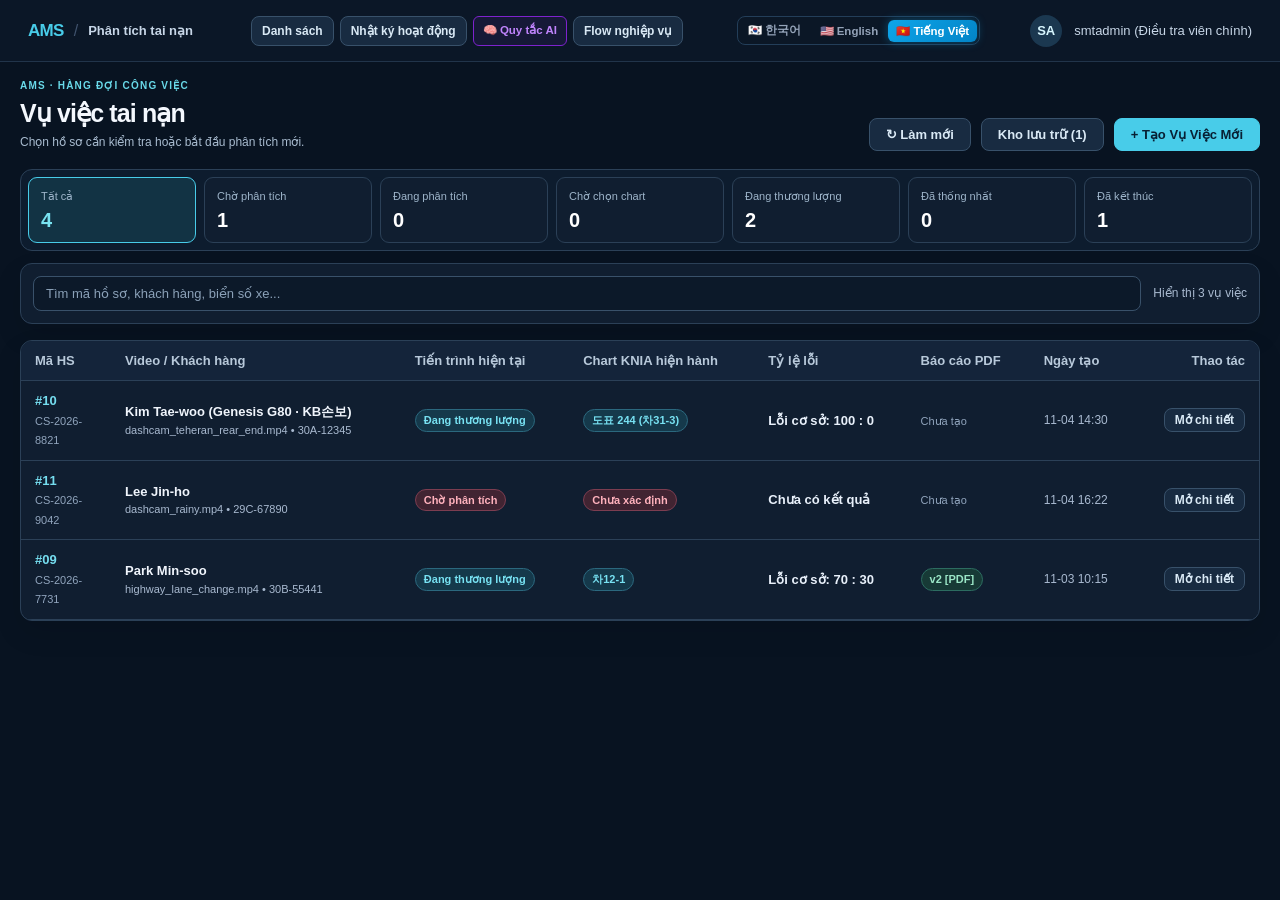
<file: index.html>
<!doctype html>
<html lang="vi">
<head>
  <meta charset="UTF-8">
  <meta name="viewport" content="width=device-width, initial-scale=1">
  <title>Visus × KNIA B2B</title>
  <meta http-equiv="refresh" content="0; url=./prototype/index.html">
</head>
<body>
  <script>window.location.replace('./prototype/index.html');</script>
  <noscript><a href="./prototype/index.html">Mở Visus × KNIA B2B</a></noscript>
</body>
</html>
</file>
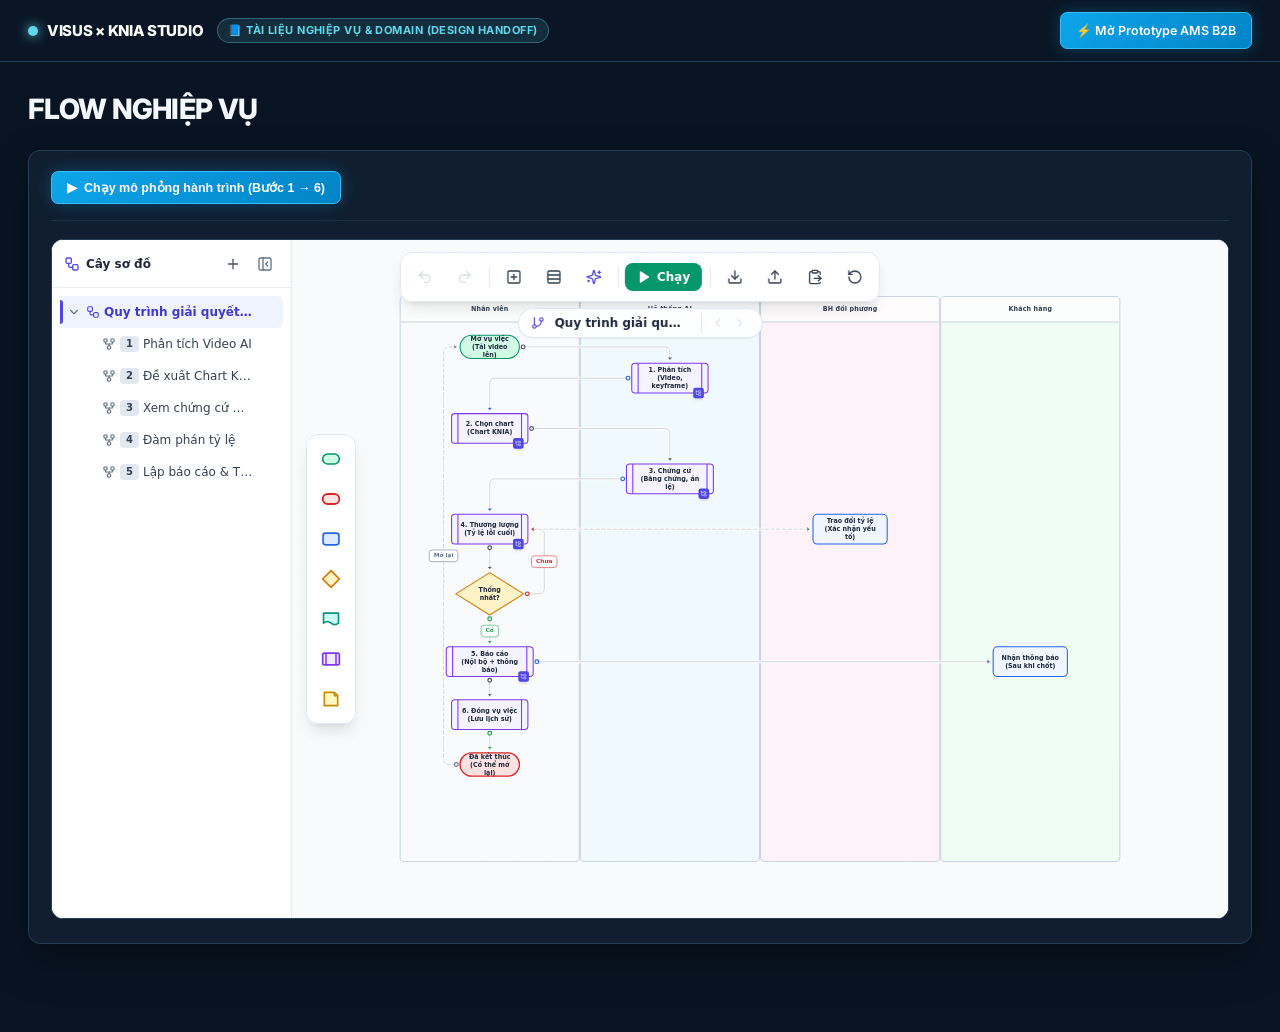
<file: domain-spec/index.html>
<!DOCTYPE html>
<html lang="vi">

<head>
  <meta charset="UTF-8">
  <meta name="viewport" content="width=device-width, initial-scale=1.0">
  <title>AMS B2B — Tài liệu Nghiệp vụ & Domain (Design Handoff)</title>
  <link rel="preconnect" href="https://fonts.googleapis.com">
  <link rel="preconnect" href="https://fonts.gstatic.com" crossorigin>
  <link
    href="https://fonts.googleapis.com/css2?family=Inter:wght@400;500;600;700;800&family=Noto+Sans+KR:wght@400;500;700&display=swap"
    rel="stylesheet">
  <style>
    :root {
      --bg-deep: #091423;
      --bg-panel: #101e30;
      --bg-card: #13243a;
      --bg-card-hover: #172c46;
      --border-subtle: #1e334a;
      --border-main: #233e59;
      --cyan-bright: #61d7eb;
      --cyan-glow: #38bdf8;
      --cyan-primary: #0ea5e9;
      --emerald: #10b981;
      --emerald-light: #34d399;
      --amber: #f59e0b;
      --amber-light: #fbbf24;
      --rose: #f43f5e;
      --rose-light: #fb7185;
      --purple: #a855f7;
      --text-main: #f4f8fe;
      --text-secondary: #cbd5e1;
      --text-muted: #8ba2b5;
      --text-dim: #64748b;
    }

    * {
      box-sizing: border-box;
      margin: 0;
      padding: 0;
    }

    body {
      background-color: var(--bg-deep);
      color: var(--text-main);
      font-family: 'Inter', 'Noto Sans KR', -apple-system, BlinkMacSystemFont, sans-serif;
      line-height: 1.55;
      min-height: 100vh;
      overflow-x: hidden;
    }

    /* ================= TOP HEADER (SAME AS PROTOTYPE) ================= */
    .app-header {
      position: sticky;
      top: 0;
      z-index: 100;
      background: rgba(11, 23, 39, 0.92);
      backdrop-filter: blur(12px);
      border-bottom: 1px solid var(--border-main);
      padding: 12px 28px;
      display: flex;
      align-items: center;
      justify-content: space-between;
      gap: 16px;
    }

    .brand-group {
      display: flex;
      align-items: center;
      gap: 14px;
    }

    .brand-logo {
      display: inline-flex;
      align-items: center;
      gap: 9px;
      font-weight: 800;
      font-size: 15px;
      letter-spacing: -0.02em;
      color: #fff;
    }

    .brand-dot {
      width: 10px;
      height: 10px;
      border-radius: 50%;
      background: var(--cyan-bright);
      box-shadow: 0 0 12px var(--cyan-bright);
    }

    .brand-badge {
      background: rgba(97, 215, 235, 0.12);
      border: 1px solid rgba(97, 215, 235, 0.35);
      color: var(--cyan-bright);
      font-size: 11px;
      font-weight: 700;
      padding: 3px 10px;
      border-radius: 999px;
      letter-spacing: 0.04em;
    }

    .header-actions {
      display: flex;
      align-items: center;
      gap: 10px;
    }

    .btn {
      display: inline-flex;
      align-items: center;
      gap: 7px;
      padding: 8px 15px;
      border-radius: 7px;
      font-size: 12.5px;
      font-weight: 600;
      cursor: pointer;
      transition: all 0.2s ease;
      text-decoration: none;
      border: 1px solid var(--border-main);
      background: var(--bg-card);
      color: var(--text-main);
    }

    .btn:hover {
      background: var(--bg-card-hover);
      border-color: var(--cyan-glow);
    }

    .btn-primary {
      background: linear-gradient(135deg, #0ea5e9, #0284c7);
      border-color: #38bdf8;
      color: #fff;
      box-shadow: 0 0 16px rgba(14, 165, 233, 0.3);
    }

    .btn-primary:hover {
      background: linear-gradient(135deg, #38bdf8, #0ea5e9);
      box-shadow: 0 0 22px rgba(56, 189, 248, 0.5);
    }

    .btn.is-active {
      background: rgba(14, 165, 233, 0.2);
      border-color: var(--cyan-bright);
      color: var(--cyan-bright);
      box-shadow: 0 0 14px rgba(97, 215, 235, 0.25);
    }

    /* ================= MAIN CONTAINER ================= */
    .page-container {
      max-width: 1460px;
      margin: 0 auto;
      padding: 26px 28px 64px;
    }

    /* Section Roadmap Bar */
    .doc-roadmap {
      display: flex;
      align-items: center;
      gap: 8px;
      margin-bottom: 24px;
      padding: 10px 14px;
      background: var(--bg-panel);
      border: 1px solid var(--border-main);
      border-radius: 10px;
      flex-wrap: wrap;
    }

    .roadmap-pill {
      display: inline-flex;
      align-items: center;
      gap: 8px;
      padding: 6px 13px;
      border-radius: 7px;
      font-size: 12px;
      font-weight: 600;
      color: var(--text-muted);
      border: 1px solid transparent;
    }

    .roadmap-pill.active {
      background: rgba(97, 215, 235, 0.13);
      border-color: rgba(97, 215, 235, 0.4);
      color: var(--cyan-bright);
    }

    .roadmap-pill .num {
      width: 20px;
      height: 20px;
      border-radius: 50%;
      display: inline-flex;
      align-items: center;
      justify-content: center;
      font-size: 11px;
      font-weight: 800;
      background: rgba(255, 255, 255, 0.08);
    }

    .roadmap-pill.active .num {
      background: var(--cyan-bright);
      color: #061320;
    }

    .roadmap-sep {
      color: var(--text-dim);
      font-size: 12px;
    }

    /* ================= HERO & CONTEXT OVERVIEW ================= */
    .section-eyebrow {
      display: inline-block;
      color: var(--cyan-bright);
      font-size: 11px;
      font-weight: 800;
      letter-spacing: 0.12em;
      text-transform: uppercase;
      margin-bottom: 6px;
    }

    .section-title-row {
      display: flex;
      align-items: flex-end;
      justify-content: space-between;
      gap: 16px;
      margin-bottom: 18px;
      flex-wrap: wrap;
    }

    .section-title {
      font-size: clamp(22px, 2.2vw, 28px);
      font-weight: 800;
      letter-spacing: -0.025em;
      color: var(--text-main);
    }

    .section-subtitle {
      color: var(--text-muted);
      font-size: 13.5px;
      max-width: 880px;
      margin-top: 4px;
    }

    .context-grid {
      display: grid;
      grid-template-columns: repeat(3, 1fr);
      gap: 16px;
      margin-bottom: 24px;
    }

    .context-card {
      background: var(--bg-panel);
      border: 1px solid var(--border-main);
      border-radius: 10px;
      padding: 18px 20px;
      position: relative;
      overflow: hidden;
    }

    .context-card::before {
      content: '';
      position: absolute;
      top: 0;
      left: 0;
      width: 4px;
      height: 100%;
      background: var(--cyan-bright);
    }

    .context-card.pain::before {
      background: var(--amber);
    }

    .context-card.goal::before {
      background: var(--emerald);
    }

    .context-card-head {
      display: flex;
      align-items: center;
      gap: 9px;
      font-size: 13.5px;
      font-weight: 700;
      color: var(--text-main);
      margin-bottom: 8px;
    }

    .context-card p {
      font-size: 12.5px;
      color: var(--text-secondary);
      line-height: 1.6;
    }

    .context-card ul {
      list-style: none;
      margin-top: 8px;
      display: flex;
      flex-direction: column;
      gap: 5px;
    }

    .context-card li {
      font-size: 12px;
      color: var(--text-muted);
      padding-left: 14px;
      position: relative;
    }

    .context-card li::before {
      content: '•';
      position: absolute;
      left: 2px;
      color: var(--cyan-bright);
      font-weight: 700;
    }

    /* ================= SWIMLANE PANEL ================= */
    .swimlane-panel {
      background: var(--bg-panel);
      border: 1px solid var(--border-main);
      border-radius: 12px;
      padding: 20px 22px 24px;
      box-shadow: 0 18px 40px rgba(0, 0, 0, 0.35);
      margin-bottom: 24px;
    }

    .swimlane-toolbar {
      display: flex;
      align-items: center;
      justify-content: space-between;
      gap: 14px;
      padding-bottom: 16px;
      margin-bottom: 18px;
      border-bottom: 1px solid var(--border-subtle);
      flex-wrap: wrap;
    }

    .swimlane-toolbar-left {
      display: flex;
      align-items: center;
      gap: 12px;
      flex-wrap: wrap;
    }

    .legend-group {
      display: flex;
      align-items: center;
      gap: 14px;
      flex-wrap: wrap;
      font-size: 12px;
      color: var(--text-secondary);
    }

    .legend-item {
      display: inline-flex;
      align-items: center;
      gap: 7px;
    }

    .legend-swatch {
      width: 14px;
      height: 14px;
      border-radius: 4px;
    }

    .legend-swatch.ams {
      background: rgba(14, 165, 233, 0.22);
      border: 1.5px solid var(--cyan-bright);
      box-shadow: 0 0 10px rgba(97, 215, 235, 0.45);
    }

    .legend-swatch.manual {
      background: var(--bg-card);
      border: 1px solid var(--border-main);
    }

    .legend-swatch.ext {
      background: rgba(245, 158, 11, 0.14);
      border: 1px solid rgba(245, 158, 11, 0.5);
    }

    /* Live Playback Story Banner */
    .story-narration-bar {
      background: rgba(14, 165, 233, 0.1);
      border: 1px solid rgba(97, 215, 235, 0.35);
      border-radius: 8px;
      padding: 11px 16px;
      margin-bottom: 18px;
      display: flex;
      align-items: center;
      justify-content: space-between;
      gap: 14px;
    }

    .story-narration-text {
      font-size: 13px;
      color: var(--text-main);
      display: flex;
      align-items: center;
      gap: 10px;
    }

    .story-step-badge {
      background: var(--cyan-bright);
      color: #061320;
      font-size: 11px;
      font-weight: 800;
      padding: 3px 9px;
      border-radius: 5px;
      white-space: nowrap;
    }

    .story-dots {
      display: flex;
      align-items: center;
      gap: 6px;
    }

    .story-dot {
      width: 24px;
      height: 6px;
      border-radius: 999px;
      background: rgba(255, 255, 255, 0.15);
      cursor: pointer;
      transition: all 0.25s;
    }

    .story-dot.active {
      background: var(--cyan-bright);
      width: 36px;
      box-shadow: 0 0 8px var(--cyan-bright);
    }

    /* ================= SWIMLANE BOARD GRID ================= */
    .swimlane-scroll-wrapper {
      display: none !important;
      overflow-x: auto;
      padding-bottom: 6px;
    }

    .swimlane-board {
      min-width: 1260px;
      display: grid;
      grid-template-columns: 210px repeat(6, 1fr);
      border: 1px solid var(--border-main);
      border-radius: 10px;
      background: #0b1626;
      position: relative;
    }

    /* Column Headers (Steps 1 -> 6) */
    .sl-col-header {
      padding: 12px 12px;
      background: #0e1c30;
      border-bottom: 1px solid var(--border-main);
      border-right: 1px solid var(--border-subtle);
      text-align: left;
      position: relative;
      transition: all 0.25s;
    }

    .sl-col-header:last-child {
      border-right: none;
    }

    .sl-col-header.corner {
      display: flex;
      flex-direction: column;
      justify-content: center;
      background: #0b1524;
      border-right: 1px solid var(--border-main);
    }

    .sl-col-header .step-num {
      display: inline-flex;
      align-items: center;
      gap: 5px;
      font-size: 10.5px;
      font-weight: 800;
      letter-spacing: 0.06em;
      text-transform: uppercase;
      color: var(--text-muted);
      margin-bottom: 3px;
    }

    .sl-col-header .step-name {
      font-size: 12.5px;
      font-weight: 700;
      color: var(--text-main);
      line-height: 1.3;
    }

    .sl-col-header.ams-col {
      background: linear-gradient(180deg, rgba(14, 165, 233, 0.16) 0%, rgba(14, 28, 48, 0.95) 100%);
      border-top: 2px solid var(--cyan-bright);
    }

    .sl-col-header.ams-col .step-num {
      color: var(--cyan-bright);
    }

    .sl-col-header.is-playing {
      background: rgba(56, 189, 248, 0.22);
      box-shadow: inset 0 0 18px rgba(97, 215, 235, 0.25);
    }

    /* Swimlane Row Label (Left Column) */
    .sl-lane-label {
      padding: 18px 16px;
      border-right: 1px solid var(--border-main);
      border-bottom: 1px solid var(--border-main);
      display: flex;
      flex-direction: column;
      justify-content: center;
      gap: 6px;
      background: #0d192b;
    }

    .sl-lane-label.lane-adjuster {
      background: linear-gradient(90deg, rgba(14, 165, 233, 0.12), #0d192b);
    }

    .sl-lane-badge {
      display: inline-flex;
      align-items: center;
      gap: 6px;
      font-size: 10px;
      font-weight: 800;
      letter-spacing: 0.08em;
      text-transform: uppercase;
      padding: 2px 8px;
      border-radius: 4px;
      width: fit-content;
    }

    .lane-customer .sl-lane-badge {
      background: rgba(16, 185, 129, 0.15);
      color: var(--emerald-light);
      border: 1px solid rgba(16, 185, 129, 0.35);
    }

    .lane-adjuster .sl-lane-badge {
      background: rgba(97, 215, 235, 0.15);
      color: var(--cyan-bright);
      border: 1px solid rgba(97, 215, 235, 0.4);
    }

    .lane-counterpart .sl-lane-badge {
      background: rgba(245, 158, 11, 0.15);
      color: var(--amber-light);
      border: 1px solid rgba(245, 158, 11, 0.4);
    }

    .sl-lane-title {
      font-size: 13.5px;
      font-weight: 700;
      color: var(--text-main);
      line-height: 1.3;
    }

    .sl-lane-desc {
      font-size: 11.5px;
      color: var(--text-muted);
      line-height: 1.4;
    }

    /* Swimlane Cells */
    .sl-cell {
      padding: 16px 11px;
      border-right: 1px solid rgba(35, 62, 89, 0.55);
      border-bottom: 1px solid var(--border-main);
      display: flex;
      flex-direction: column;
      justify-content: center;
      position: relative;
      min-height: 148px;
    }

    .sl-cell.empty-cell {
      background: repeating-linear-gradient(
        -45deg,
        rgba(15, 29, 48, 0.35),
        rgba(15, 29, 48, 0.35) 8px,
        rgba(11, 22, 38, 0.35) 8px,
        rgba(11, 22, 38, 0.35) 16px
      );
    }

    /* ================= AMS B2B HIGHLIGHT ZONE ================= */
    .sl-cell.ams-zone {
      background: rgba(14, 165, 233, 0.08);
      border-top: 2px solid var(--cyan-bright);
      border-bottom: 2px solid var(--cyan-bright);
      padding-top: 34px;
    }

    .sl-cell.ams-zone-start {
      border-left: 2px solid var(--cyan-bright);
      border-top-left-radius: 8px;
      border-bottom-left-radius: 8px;
    }

    .sl-cell.ams-zone-end {
      border-right: 2px solid var(--cyan-bright);
      border-top-right-radius: 8px;
      border-bottom-right-radius: 8px;
    }

    .sl-cell.ams-zone-single {
      border: 2px solid var(--cyan-bright);
      border-radius: 8px;
    }

    .ams-zone-banner {
      position: absolute;
      top: 6px;
      left: 10px;
      z-index: 5;
      display: inline-flex;
      align-items: center;
      gap: 6px;
      background: linear-gradient(90deg, #0ea5e9, #06b6d4);
      color: #04101c;
      font-size: 10.5px;
      font-weight: 800;
      padding: 3px 10px;
      border-radius: 999px;
      letter-spacing: 0.03em;
      box-shadow: 0 0 14px rgba(56, 189, 248, 0.6);
      white-space: nowrap;
      pointer-events: none;
    }

    body.focus-ams .sl-node:not(.ams-node) {
      opacity: 0.32;
      filter: grayscale(40%);
    }

    body.focus-ams .sl-cell.ams-zone {
      background: rgba(14, 165, 233, 0.16);
      box-shadow: inset 0 0 24px rgba(56, 189, 248, 0.22);
    }

    /* ================= NODE CARDS INSIDE CELLS ================= */
    .sl-node {
      background: var(--bg-card);
      border: 1px solid var(--border-main);
      border-radius: 8px;
      padding: 11px 12px;
      cursor: pointer;
      transition: all 0.25s cubic-bezier(0.16, 1, 0.3, 1);
      position: relative;
      z-index: 2;
    }

    .sl-node:hover {
      transform: translateY(-2px);
      border-color: var(--cyan-glow);
      box-shadow: 0 8px 20px rgba(0, 0, 0, 0.4);
    }

    .sl-node.ams-node {
      background: linear-gradient(160deg, #132c47 0%, #0f2238 100%);
      border-color: rgba(97, 215, 235, 0.55);
      box-shadow: 0 4px 16px rgba(14, 165, 233, 0.16);
    }

    .sl-node.counterpart-node {
      background: linear-gradient(160deg, #292118 0%, #1c1815 100%);
      border-color: rgba(245, 158, 11, 0.5);
    }

    .sl-node.customer-node {
      background: linear-gradient(160deg, #102a2a 0%, #0d2024 100%);
      border-color: rgba(16, 185, 129, 0.45);
    }

    .sl-node.active-step {
      border-color: #fff !important;
      box-shadow: 0 0 0 2px var(--cyan-bright), 0 0 26px rgba(97, 215, 235, 0.65) !important;
      transform: translateY(-3px) scale(1.015);
    }

    .node-head {
      display: flex;
      align-items: center;
      justify-content: space-between;
      gap: 6px;
      margin-bottom: 5px;
    }

    .node-code {
      font-size: 10px;
      font-weight: 800;
      padding: 2px 6px;
      border-radius: 4px;
      background: rgba(255, 255, 255, 0.08);
      color: var(--text-secondary);
    }

    .ams-node .node-code {
      background: rgba(97, 215, 235, 0.2);
      color: var(--cyan-bright);
    }

    .node-tag {
      font-size: 9.5px;
      font-weight: 700;
      color: var(--cyan-bright);
    }

    .node-title {
      font-size: 12.5px;
      font-weight: 700;
      color: var(--text-main);
      margin-bottom: 4px;
      line-height: 1.35;
    }

    .node-desc {
      font-size: 11.5px;
      color: var(--text-muted);
      line-height: 1.45;
    }

    /* Animated Flow Arrows Between Nodes */
    .flow-arrow-right {
      position: absolute;
      right: -13px;
      top: 50%;
      transform: translateY(-50%);
      z-index: 6;
      width: 24px;
      height: 24px;
      border-radius: 50%;
      background: #0d1d31;
      border: 1px solid var(--cyan-bright);
      color: var(--cyan-bright);
      display: flex;
      align-items: center;
      justify-content: center;
      font-size: 12px;
      font-weight: 800;
      box-shadow: 0 0 10px rgba(97, 215, 235, 0.35);
      animation: arrowPulse 1.8s infinite ease-in-out;
    }

    .flow-arrow-down {
      position: absolute;
      bottom: -13px;
      left: 50%;
      transform: translateX(-50%);
      z-index: 6;
      width: 24px;
      height: 24px;
      border-radius: 50%;
      background: #0d1d31;
      border: 1px solid var(--emerald-light);
      color: var(--emerald-light);
      display: flex;
      align-items: center;
      justify-content: center;
      font-size: 12px;
      font-weight: 800;
      box-shadow: 0 0 10px rgba(16, 185, 129, 0.35);
    }

    .flow-arrow-up {
      position: absolute;
      top: -13px;
      left: 50%;
      transform: translateX(-50%);
      z-index: 6;
      width: 24px;
      height: 24px;
      border-radius: 50%;
      background: #0d1d31;
      border: 1px solid var(--cyan-bright);
      color: var(--cyan-bright);
      display: flex;
      align-items: center;
      justify-content: center;
      font-size: 12px;
      font-weight: 800;
      box-shadow: 0 0 10px rgba(97, 215, 235, 0.45);
    }

    .flow-arrow-bidir {
      position: absolute;
      bottom: -14px;
      left: 50%;
      transform: translateX(-50%);
      z-index: 6;
      padding: 2px 8px;
      border-radius: 999px;
      background: #231b12;
      border: 1px solid var(--amber-light);
      color: var(--amber-light);
      font-size: 10.5px;
      font-weight: 800;
      box-shadow: 0 0 10px rgba(245, 158, 11, 0.35);
      white-space: nowrap;
    }

    @keyframes arrowPulse {
      0%, 100% {
        box-shadow: 0 0 6px rgba(97, 215, 235, 0.3);
      }
      50% {
        box-shadow: 0 0 16px rgba(97, 215, 235, 0.85);
      }
    }

    /* ================= INTERACTIVE STEP INSPECTOR DRAWER BELOW SWIMLANE ================= */
    .step-inspector {
      margin-top: 18px;
      background: #0c1829;
      border: 1px solid var(--border-main);
      border-radius: 10px;
      padding: 18px 20px;
      display: grid;
      grid-template-columns: 1.15fr 1fr 1fr;
      gap: 18px;
      align-items: stretch;
    }

    .inspector-col {
      background: var(--bg-panel);
      border: 1px solid var(--border-subtle);
      border-radius: 8px;
      padding: 14px 16px;
    }

    .inspector-col.ams-col-box {
      background: linear-gradient(145deg, rgba(14, 165, 233, 0.12), rgba(16, 30, 48, 0.95));
      border-color: rgba(97, 215, 235, 0.45);
    }

    .inspector-label {
      font-size: 10.5px;
      font-weight: 800;
      text-transform: uppercase;
      letter-spacing: 0.08em;
      color: var(--text-muted);
      margin-bottom: 6px;
      display: flex;
      align-items: center;
      gap: 6px;
    }

    .inspector-col.ams-col-box .inspector-label {
      color: var(--cyan-bright);
    }

    .inspector-title {
      font-size: 15px;
      font-weight: 800;
      color: var(--text-main);
      margin-bottom: 6px;
    }

    .inspector-text {
      font-size: 12.5px;
      color: var(--text-secondary);
      line-height: 1.55;
    }

    /* ================= PART 2: ACTORS CARDS ================= */
    .actors-grid {
      display: grid;
      grid-template-columns: repeat(4, 1fr);
      gap: 14px;
      margin-top: 14px;
    }

    .actor-card {
      background: var(--bg-panel);
      border: 1px solid var(--border-main);
      border-radius: 10px;
      padding: 16px 18px;
      transition: all 0.2s;
    }

    .actor-card:hover {
      border-color: var(--cyan-glow);
      transform: translateY(-2px);
    }

    .actor-top {
      display: flex;
      align-items: center;
      justify-content: space-between;
      margin-bottom: 10px;
    }

    .actor-icon {
      width: 36px;
      height: 36px;
      border-radius: 8px;
      display: inline-flex;
      align-items: center;
      justify-content: center;
      font-size: 18px;
      background: rgba(97, 215, 235, 0.12);
      border: 1px solid rgba(97, 215, 235, 0.3);
    }

    .actor-role-tag {
      font-size: 10.5px;
      font-weight: 700;
      padding: 2px 8px;
      border-radius: 999px;
      background: rgba(255, 255, 255, 0.07);
      color: var(--text-secondary);
    }

    .actor-card h3 {
      font-size: 14px;
      font-weight: 700;
      color: var(--text-main);
      margin-bottom: 6px;
    }

    .actor-card p {
      font-size: 12px;
      color: var(--text-muted);
      line-height: 1.55;
    }

    @media (max-width: 1100px) {
      .context-grid,
      .step-inspector,
      .actors-grid {
        grid-template-columns: 1fr;
      }
    }
  
    /* ================= DRAG & DROP VERTICAL SWIMLANE BUILDER ================= */
    .swimlane-dnd-container {
      margin-top: 16px;
      background: #091322;
      border: 1px solid var(--border-main);
      border-radius: 12px;
      padding: 18px;
      box-shadow: 0 16px 40px rgba(0,0,0,0.45);
      position: relative;
    }

    .swimlane-dnd-header {
      display: flex;
      align-items: center;
      justify-content: space-between;
      gap: 12px;
      padding-bottom: 14px;
      border-bottom: 1px solid var(--border-subtle);
      margin-bottom: 16px;
      flex-wrap: wrap;
    }

    .swimlane-dnd-board {
      display: flex;
      gap: 16px;
      overflow-x: auto;
      padding-bottom: 14px;
      min-height: 540px;
      align-items: stretch;
      position: relative;
    }

    /* SVG Overlay on top of lanes */
    .swimlane-svg-overlay {
      position: absolute;
      top: 0;
      left: 0;
      width: 100%;
      height: 100%;
      pointer-events: none;
      z-index: 10;
      overflow: visible;
    }
    .swimlane-svg-overlay path {
      pointer-events: stroke;
      cursor: pointer;
      transition: stroke-width 0.2s, stroke 0.2s;
    }
    .swimlane-svg-overlay path:hover {
      stroke-width: 3.5px !important;
      stroke: #38bdf8 !important;
      filter: drop-shadow(0 0 6px #38bdf8);
    }

    /* Label pills on arrows */
    .swimlane-edge-pill {
      position: absolute;
      transform: translate(-50%, -50%);
      z-index: 20;
      background: #0d1e34;
      border: 1px solid #38bdf8;
      color: #fff;
      font-size: 10.5px;
      font-weight: 700;
      padding: 2px 8px;
      border-radius: 999px;
      cursor: pointer;
      box-shadow: 0 4px 12px rgba(0,0,0,0.5);
      white-space: nowrap;
      display: inline-flex;
      align-items: center;
      gap: 4px;
      transition: all 0.15s;
    }
    .swimlane-edge-pill:hover {
      background: #0ea5e9;
      transform: translate(-50%, -50%) scale(1.08);
      box-shadow: 0 0 12px rgba(56, 189, 248, 0.6);
    }
    .swimlane-edge-pill.dash-pill {
      border-style: dashed;
      border-color: #fbbf24;
      color: #fbbf24;
    }

    /* Vertical Columns (Lanes) */
    .dnd-column {
      flex: 1;
      min-width: 290px;
      max-width: 380px;
      background: #0c182b;
      border: 1.5px solid var(--border-main);
      border-radius: 10px;
      display: flex;
      flex-direction: column;
      box-shadow: 0 6px 18px rgba(0,0,0,0.3);
      transition: all 0.2s;
      position: relative;
      z-index: 2;
    }

    .dnd-column.drag-over {
      border-color: var(--cyan-bright);
      background: rgba(14, 165, 233, 0.12);
      box-shadow: 0 0 18px rgba(97, 215, 235, 0.35);
    }

    .dnd-column-head {
      padding: 12px 14px;
      background: #0e1e34;
      border-bottom: 1.5px solid var(--border-main);
      border-top-left-radius: 8px;
      border-top-right-radius: 8px;
      display: flex;
      align-items: center;
      justify-content: space-between;
      gap: 8px;
    }

    .dnd-column-title {
      font-size: 13px;
      font-weight: 800;
      color: var(--text-main);
      display: flex;
      align-items: center;
      gap: 7px;
    }

    .dnd-column-body {
      padding: 14px 12px;
      flex: 1;
      display: flex;
      flex-direction: column;
      gap: 14px;
      min-height: 420px;
    }

    /* Node Cards */
    .dnd-node-card {
      padding: 12px 14px;
      border-radius: 8px;
      cursor: grab;
      user-select: none;
      position: relative;
      z-index: 5;
      transition: transform 0.15s, box-shadow 0.15s, border-color 0.15s;
    }
    .dnd-node-card:active { cursor: grabbing; }
    .dnd-node-card.dragging { opacity: 0.45; transform: scale(0.96); }

    /* Node Types */
    .dnd-node-card.act {
      background: #0284c7;
      border: 1.5px solid #38bdf8;
      color: #ffffff;
      border-radius: 6px;
      box-shadow: 0 4px 14px rgba(2, 132, 199, 0.35);
    }

    .dnd-node-card.decision {
      background: #d97706;
      border: 1.5px solid #fbbf24;
      color: #ffffff;
      border-radius: 12px;
      box-shadow: 0 4px 14px rgba(217, 119, 6, 0.35);
    }
    .dnd-node-card.decision::before {
      content: '🔶 QUYẾT ĐỊNH';
      display: block;
      font-size: 9.5px;
      font-weight: 800;
      letter-spacing: 0.05em;
      margin-bottom: 4px;
      color: #fef3c7;
    }

    .dnd-node-card.start {
      background: #059669;
      border: 2px solid #34d399;
      color: #ffffff;
      border-radius: 999px;
      text-align: center;
      font-weight: 800;
      box-shadow: 0 4px 14px rgba(16, 185, 129, 0.35);
    }

    .dnd-node-card.end {
      background: #dc2626;
      border: 2px solid #f87171;
      color: #ffffff;
      border-radius: 999px;
      text-align: center;
      font-weight: 800;
      box-shadow: 0 4px 14px rgba(239, 68, 68, 0.35);
    }

    .dnd-node-card.is-editing {
      box-shadow: 0 0 0 2px #fff, 0 0 16px #38bdf8 !important;
      z-index: 100 !important;
    }

    /* Popover Dropdown */
    .node-popover-dropdown {
      position: absolute;
      top: calc(100% + 8px);
      left: 0;
      width: 290px;
      background: #0f223a;
      border: 1.5px solid #38bdf8;
      border-radius: 8px;
      padding: 12px;
      box-shadow: 0 14px 35px rgba(0,0,0,0.8), 0 0 14px rgba(56, 189, 248, 0.3);
      z-index: 999;
      display: flex;
      flex-direction: column;
      gap: 10px;
      text-align: left;
      cursor: default;
    }
    .node-popover-dropdown::before {
      content: '';
      position: absolute;
      top: -6px;
      left: 20px;
      width: 10px;
      height: 10px;
      background: #0f223a;
      border-top: 1.5px solid #38bdf8;
      border-left: 1.5px solid #38bdf8;
      transform: rotate(45deg);
    }
    .popover-label {
      font-size: 10.5px;
      font-weight: 800;
      color: #38bdf8;
      text-transform: uppercase;
      letter-spacing: 0.05em;
      margin-bottom: 4px;
      display: block;
    }
    .popover-input {
      width: 100%;
      background: #07101d;
      border: 1px solid var(--border-main);
      border-radius: 5px;
      color: #fff;
      padding: 6px 8px;
      font-size: 11.5px;
      outline: none;
      font-family: inherit;
    }
    .popover-input:focus { border-color: #38bdf8; }
    .popover-actions {
      display: flex;
      align-items: center;
      justify-content: space-between;
      gap: 6px;
      margin-top: 4px;
      padding-top: 6px;
      border-top: 1px solid var(--border-subtle);
    }
    .popover-btn {
      padding: 4px 10px;
      border-radius: 5px;
      font-size: 11px;
      font-weight: 700;
      cursor: pointer;
      border: 1px solid transparent;
    }
    .popover-btn-save { background: #0ea5e9; color: #fff; border-color: #38bdf8; }
    .popover-btn-delete { background: rgba(239, 68, 68, 0.2); color: #f87171; border-color: #ef4444; }
    .popover-btn-close { background: #1e293b; color: #cbd5e1; }

  
    /* ================= BPMN VIEW TOGGLE & STYLES ================= */
    .bpmn-lane-board-wrapper {
      margin-top: 10px;
      display: flex;
      flex-direction: column;
      gap: 12px;
    }
    .bpmn-dnd-canvas {
      display: flex;
      gap: 14px;
      overflow-x: auto;
      min-height: 480px;
      padding-bottom: 12px;
      position: relative;
    }
    .bpmn-dnd-lane {
      flex: 1;
      min-width: 280px;
      max-width: 380px;
      background: #0b172a;
      border: 1.5px solid var(--border-main);
      border-radius: 8px;
      display: flex;
      flex-direction: column;
    }
    .bpmn-dnd-lane.drag-over {
      border-color: var(--cyan-bright);
      background: rgba(14, 165, 233, 0.12);
    }
    .bpmn-dnd-lane-head {
      padding: 10px 14px;
      background: #0e1e34;
      border-bottom: 1.5px solid var(--border-main);
      font-size: 12.5px;
      font-weight: 800;
      color: #fff;
      display: flex;
      align-items: center;
      justify-content: space-between;
    }
    .bpmn-dnd-lane-body {
      padding: 14px 10px;
      flex: 1;
      display: flex;
      flex-direction: column;
      gap: 12px;
    }
    .bpmn-dnd-node {
      padding: 10px 12px;
      border-radius: 6px;
      cursor: grab;
      user-select: none;
      position: relative;
      font-size: 12px;
      font-weight: 700;
      line-height: 1.4;
      transition: all 0.15s;
    }
    .bpmn-dnd-node:active { cursor: grabbing; }
    .bpmn-dnd-node.act {
      background: #0284c7;
      border: 1.5px solid #38bdf8;
      color: #fff;
    }
    .bpmn-dnd-node.decision {
      background: #d97706;
      border: 1.5px solid #fbbf24;
      color: #fff;
      border-radius: 10px;
    }
    .bpmn-dnd-node.start {
      background: #059669;
      border: 2px solid #34d399;
      color: #fff;
      border-radius: 999px;
      text-align: center;
    }
    .bpmn-dnd-node.end {
      background: #dc2626;
      border: 2px solid #f87171;
      color: #fff;
      border-radius: 999px;
      text-align: center;
    }
    .bpmn-dnd-node.is-editing {
      box-shadow: 0 0 0 2px #fff, 0 0 16px #38bdf8 !important;
      z-index: 100 !important;
    }
    .bpmn-inline-popover {
      position: absolute;
      top: calc(100% + 6px);
      left: 0;
      width: 280px;
      background: #0f223a;
      border: 1.5px solid #38bdf8;
      border-radius: 8px;
      padding: 12px;
      box-shadow: 0 14px 35px rgba(0,0,0,0.8);
      z-index: 999;
      display: flex;
      flex-direction: column;
      gap: 8px;
      cursor: default;
    }
    .bpmn-inline-popover label {
      font-size: 10.5px;
      font-weight: 800;
      color: #38bdf8;
      text-transform: uppercase;
    }
    .bpmn-inline-popover textarea, .bpmn-inline-popover select {
      width: 100%;
      background: #07101d;
      border: 1px solid var(--border-main);
      border-radius: 4px;
      color: #fff;
      padding: 5px 8px;
      font-size: 11.5px;
      outline: none;
      font-family: inherit;
    }
</style>
</head>

<body>

  <!-- TOP HEADER -->
  <header class="app-header">
    <div class="brand-group">
      <div class="brand-logo">
        <span class="brand-dot"></span>
        <span>VISUS × KNIA STUDIO</span>
      </div>
      <span class="brand-badge">📘 TÀI LIỆU NGHIỆP VỤ &amp; DOMAIN (DESIGN HANDOFF)</span>
    </div>
    <div class="header-actions">
      <a href="../prototype/index.html" class="btn btn-primary">
        <span>⚡ Mở Prototype AMS B2B</span>
      </a>
    </div>
  </header>

  <main class="page-container">

    <!-- ================= PHẦN 1: BỐI CẢNH & SWIMLANE ================= -->
    <section>
      <div class="section-title-row">
        <div>
          <h1 class="section-title">FLOW NGHIỆP VỤ</h1>
        </div>
      </div>

      <!-- SWIMLANE DIAGRAM PANEL -->
      <div class="swimlane-panel">
        <div class="swimlane-toolbar">
          <div class="swimlane-toolbar-left">
            <button type="button" class="btn btn-primary" id="btn-play-flow" onclick="togglePlayFlow()">
              <span id="play-icon">▶</span>
              <span id="play-label">Chạy mô phỏng hành trình (Bước 1 → 6)</span>
            </button>
          </div>
        </div>

        <!-- SWIMLANE 3 LANES x 6 STEPS -->
        
        <!-- ================= BPMN THEO LANE VIEW CONTAINER ================= -->
        <div id="bpmn-lane-view-container" class="bpmn-lane-board-wrapper" style="margin-top:8px;">
          <iframe
            src="../prototype/swimlane-editor/index.html"
            title="Swimlane Editor"
            style="width:100%; height:680px; border:1px solid var(--border-main); border-radius:12px; background:#f8fafc; display:block;"
          ></iframe>
        </div>

        <div class="swimlane-scroll-wrapper">
          <div class="swimlane-board">

            <!-- HEADER ROW -->
            <div class="sl-col-header corner">
              <span class="step-num" style="color:var(--cyan-bright);">SWIMLANE 3 BÊN</span>
              <span class="step-name">Đối tượng \ 6 Bước quy trình</span>
            </div>

            <div class="sl-col-header" id="col-head-1" onclick="selectStep(1)" style="cursor:pointer;">
              <div class="step-num">BƯỚC 1</div>
              <div class="step-name">1. Xảy ra va chạm &amp; Gửi video</div>
            </div>

            <div class="sl-col-header ams-col is-playing" id="col-head-2" onclick="selectStep(2)" style="cursor:pointer;">
              <div class="step-num">✨ BƯỚC 2 · AMS B2B</div>
              <div class="step-name">2. Xem video dựng lại tình tiết</div>
            </div>

            <div class="sl-col-header ams-col" id="col-head-3" onclick="selectStep(3)" style="cursor:pointer;">
              <div class="step-num">✨ BƯỚC 3 · AMS B2B</div>
              <div class="step-name">3. Tra cứu sách KNIA tìm mã Chart</div>
            </div>

            <div class="sl-col-header ams-col" id="col-head-4" onclick="selectStep(4)" style="cursor:pointer;">
              <div class="step-num">✨ BƯỚC 4 · AMS B2B</div>
              <div class="step-name">4. Soi từng khung hình tìm lý lẽ tăng/giảm lỗi</div>
            </div>

            <div class="sl-col-header ams-col" id="col-head-5" onclick="selectStep(5)" style="cursor:pointer;">
              <div class="step-num">✨ BƯỚC 5 · ĐÀM PHÁN</div>
              <div class="step-name">5. Đàm phán chốt tỷ lệ với BH đối phương</div>
            </div>

            <div class="sl-col-header ams-col" id="col-head-6" onclick="selectStep(6)" style="cursor:pointer;">
              <div class="step-num">✨ BƯỚC 6 · AMS B2B</div>
              <div class="step-name">6. Lập báo cáo &amp; Thông báo kết quả cho KH</div>
            </div>

            <!-- ================= LANE 1: KHÁCH HÀNG BÊN TA ================= -->
            <div class="sl-lane-label lane-customer">
              <span class="sl-lane-badge">LANE 1 · KHÁCH HÀNG</span>
              <div class="sl-lane-title">👤 Khách hàng bên ta (Xe 자차)</div>
              <div class="sl-lane-desc">Chủ xe mua bảo hiểm của công ty ta, người gửi video và nhận kết quả cuối cùng.</div>
            </div>

            <!-- Lane 1 - Step 1 -->
            <div class="sl-cell">
              <div class="sl-node customer-node" data-step="1" onclick="selectStep(1)">
                <div class="node-head">
                  <span class="node-code">1A · Khởi phát</span>
                  <span class="node-tag" style="color:var(--emerald-light);">Gửi Blackbox</span>
                </div>
                <div class="node-title">Xảy ra va chạm &amp; Gửi video</div>
                <div class="node-desc">
                  Khách hàng gửi file video hộp đen (cam trước/sau) kèm thông tin vụ tai nạn cho công ty bảo hiểm bên ta.
                </div>
              </div>
              <div class="flow-arrow-down" title="Chuyển hồ sơ & video xuống Giám định viên bên ta">↓</div>
            </div>

            <!-- Lane 1 - Steps 2, 3, 4, 5 (Empty) -->
            <div class="sl-cell empty-cell"></div>
            <div class="sl-cell empty-cell"></div>
            <div class="sl-cell empty-cell"></div>
            <div class="sl-cell empty-cell"></div>

            <!-- Lane 1 - Step 6 -->
            <div class="sl-cell">
              <div class="sl-node customer-node" data-step="6" onclick="selectStep(6)">
                <div class="node-head">
                  <span class="node-code">6B · Kết quả</span>
                  <span class="node-tag" style="color:var(--emerald-light);">KakaoTalk / PDF</span>
                </div>
                <div class="node-title">Nhận thông báo &amp; Xem Báo cáo</div>
                <div class="node-desc">
                  Khách hàng nhận tin nhắn KakaoTalk/SMS giải trình tỷ lệ lỗi cuối cùng và mở xem Báo cáo PDF trên điện thoại.
                </div>
              </div>
            </div>

            <!-- ================= LANE 2: GIÁM ĐỊNH VIÊN BÊN TA (USER CHÍNH) ================= -->
            <div class="sl-lane-label lane-adjuster">
              <span class="sl-lane-badge">LANE 2 · USER CHÍNH</span>
              <div class="sl-lane-title">🧑‍💼 Giám định viên bên ta</div>
              <div class="sl-lane-desc">Người trực tiếp sử dụng hệ thống <b>AMS B2B</b> để phân tích, đàm phán và lập báo cáo.</div>
            </div>

            <!-- Lane 2 - Step 1 -->
            <div class="sl-cell">
              <div class="sl-node" data-step="1" onclick="selectStep(1)">
                <div class="node-head">
                  <span class="node-code">1B · Tiếp nhận</span>
                </div>
                <div class="node-title">Tạo hồ sơ &amp; Tải video lên</div>
                <div class="node-desc">
                  Giám định viên tiếp nhận yêu cầu bồi thường và tải video tai nạn lên hệ thống để bắt đầu xử lý.
                </div>
              </div>
              <div class="flow-arrow-right" title="Đưa video vào AMS B2B phân tích">→</div>
            </div>

            <!-- Lane 2 - Step 2 (AMS B2B ZONE START) -->
            <div class="sl-cell ams-zone ams-zone-start">
              <div class="ams-zone-banner">✨ AMS B2B sẽ hỗ trợ phần này (Bước 2 → Bước 6)</div>
              <div class="sl-node ams-node active-step" data-step="2" onclick="selectStep(2)">
                <div class="node-head">
                  <span class="node-code">BƯỚC 2</span>
                  <span class="node-tag">AI Video + Tình tiết</span>
                </div>
                <div class="node-title">Xem video dựng lại tình tiết</div>
                <div class="node-desc">
                  <b>AMS B2B</b> tự động đọc video, tách Keyframes trước-trong-sau va chạm và liệt kê các tình tiết để GĐV xác nhận.
                </div>
              </div>
              <div class="flow-arrow-right">→</div>
            </div>

            <!-- Lane 2 - Step 3 (AMS B2B ZONE MIDDLE) -->
            <div class="sl-cell ams-zone">
              <div class="sl-node ams-node" data-step="3" onclick="selectStep(3)">
                <div class="node-head">
                  <span class="node-code">BƯỚC 3</span>
                  <span class="node-tag">Gợi ý Chart KNIA</span>
                </div>
                <div class="node-title">Tra cứu sách KNIA tìm mã Chart</div>
                <div class="node-desc">
                  <b>AMS B2B</b> tự động đối chiếu tình tiết với luật KNIA, đề xuất Top mã Chart kèm <b>Độ khớp (%)</b> &amp; <b>Tỷ lệ lỗi cơ sở</b>.
                </div>
              </div>
              <div class="flow-arrow-right">→</div>
            </div>

            <!-- Lane 2 - Step 4 (AMS B2B ZONE MIDDLE) -->
            <div class="sl-cell ams-zone">
              <div class="sl-node ams-node" data-step="4" onclick="selectStep(4)">
                <div class="node-head">
                  <span class="node-code">BƯỚC 4</span>
                  <span class="node-tag">Trích xuất Bằng chứng</span>
                </div>
                <div class="node-title">Soi khung hình tìm lý lẽ tăng/giảm lỗi</div>
                <div class="node-desc">
                  <b>AMS B2B</b> trích xuất frame chứng cứ và chuẩn bị sẵn 2 cột: <b>Lập luận bảo vệ KH (↓)</b> vs <b>Lập luận đối phương (↑)</b>.
                </div>
              </div>
              <div class="flow-arrow-right">→</div>
            </div>

            <!-- Lane 2 - Step 5 (AMS B2B ZONE MIDDLE) -->
            <div class="sl-cell ams-zone">
              <div class="sl-node ams-node" data-step="5" onclick="selectStep(5)">
                <div class="node-head">
                  <span class="node-code">BƯỚC 5A</span>
                  <span class="node-tag">Bàn đàm phán</span>
                </div>
                <div class="node-title">Đàm phán chốt tỷ lệ với BH đối phương</div>
                <div class="node-desc">
                  GĐV dùng bộ bằng chứng &amp; lập luận từ AMS B2B để thương lượng, tích chọn trạng thái <b>Đồng thuận / Loại trừ</b> và tính tỷ lệ realtime.
                </div>
              </div>
              <div class="flow-arrow-bidir" title="Đàm phán qua lại giữa 2 bên bảo hiểm">⇅ Thương lượng 2 bên</div>
              <div class="flow-arrow-right">→</div>
            </div>

            <!-- Lane 2 - Step 6 (AMS B2B ZONE END) -->
            <div class="sl-cell ams-zone ams-zone-end">
              <div class="flow-arrow-up" title="Gửi thông báo & PDF lên cho Khách hàng">↑</div>
              <div class="sl-node ams-node" data-step="6" onclick="selectStep(6)">
                <div class="node-head">
                  <span class="node-code">BƯỚC 6A</span>
                  <span class="node-tag">Báo cáo &amp; Kakao</span>
                </div>
                <div class="node-title">Lập báo cáo &amp; Thông báo cho KH</div>
                <div class="node-desc">
                  <b>AMS B2B</b> tự động tổng hợp dự thảo Báo cáo giám định 5 phần (PDF) và tạo bản tin thông báo gửi cho khách hàng.
                </div>
              </div>
            </div>

            <!-- ================= LANE 3: GIÁM ĐỊNH VIÊN BẢO HIỂM ĐỐI PHƯƠNG / HỘI ĐỒNG PHÂN XỬ ================= -->
            <div class="sl-lane-label lane-counterpart">
              <span class="sl-lane-badge">LANE 3 · ĐỐI PHƯƠNG</span>
              <div class="sl-lane-title">🏢 GĐV Bảo hiểm đối phương (hoặc 자분심)</div>
              <div class="sl-lane-desc">Đại diện bảo vệ cho xe đối phương (대차), hoặc Hội đồng phân xử tranh chấp KNIA (자분심).</div>
            </div>

            <!-- Lane 3 - Steps 1, 2, 3, 4 (Empty) -->
            <div class="sl-cell empty-cell"></div>
            <div class="sl-cell empty-cell"></div>
            <div class="sl-cell empty-cell"></div>
            <div class="sl-cell empty-cell"></div>

            <!-- Lane 3 - Step 5 -->
            <div class="sl-cell">
              <div class="sl-node counterpart-node" data-step="5" onclick="selectStep(5)">
                <div class="node-head">
                  <span class="node-code">5B · Phản biện</span>
                  <span class="node-tag" style="color:var(--amber-light);">합의 / 자분심</span>
                </div>
                <div class="node-title">Đưa lập luận phía đối phương &amp; Chốt</div>
                <div class="node-desc">
                  Đưa ra các yếu tố nhằm tăng lỗi cho khách hàng ta. Hai bên <b>Chốt thỏa thuận (합의)</b> hoặc đưa ra <b>Hội đồng phân xử (자분심)</b>.
                </div>
              </div>
            </div>

            <!-- Lane 3 - Step 6 (Empty) -->
            <div class="sl-cell empty-cell"></div>

          </div>
        </div>

      </div>
    </section>

  </main>

  <script>
    const STEP_DATA = {
      1: {
        badge: 'BƯỚC 1 · TIẾP NHẬN HỒ SƠ & VIDEO',
        title: 'Bước 1: Xảy ra va chạm & Gửi video hộp đen (Blackbox)',
        narration: '<b>Xảy ra va chạm & Gửi video:</b> Khách hàng gửi file video hộp đen (Blackbox) và thông tin vụ tai nạn cho Giám định viên bên ta để khởi tạo hồ sơ vụ việc.',
        desc: 'Sau khi va chạm xảy ra, khách hàng trích xuất video từ camera hành trình (trước/sau xe) gửi cho công ty bảo hiểm bên ta. Giám định viên tạo hồ sơ vụ việc mới và tải video lên hệ thống.',
        manual: 'Nhận file video rời rạc qua email/tin nhắn, lưu vào thư mục máy tính cá nhân và nhập thông tin hồ sơ thủ công.',
        ams: '<b>Màn Danh sách & Modal Tạo vụ việc mới (#SCR-CASE-LIST):</b> Hỗ trợ tải lên tối đa 4 nguồn video (Trước xe KH, Sau xe KH, Xe đối phương, CCTV), kiểm tra định dạng/dung lượng tự động và khởi tạo hồ sơ ngay lập tức.'
      },
      2: {
        badge: 'BƯỚC 2 · ✨ AMS B2B HỖ TRỢ',
        title: 'Bước 2: Xem video dựng lại tình tiết va chạm',
        narration: '<b>Xem video dựng lại tình tiết:</b> Thay vì Giám định viên phải tự xem đi xem lại video, AMS B2B tự động đọc video hộp đen, nhận diện làn đường, đèn tín hiệu và tách các mốc thời gian va chạm.',
        desc: 'Từ video hộp đen khách hàng gửi, Giám định viên cần xác định bối cảnh đường (loại giao lộ, số làn, đèn tín hiệu), hướng di chuyển của 2 xe và mốc giây xảy ra va chạm.',
        manual: 'Giám định viên phải mở trình phát video thông thường, tự tua đi tua lại hàng chục lần qua các góc cam và ghi chép tay từng tình tiết ra giấy.',
        ams: '<b>Bước 1 & Bước 2 trên màn Chi tiết (#SCR-CASE-DETAIL):</b> AMS B2B tự động quét video, đánh dấu vạch đỏ <b>Mốc va chạm</b>, cắt sẵn Keyframes (Trước - Trong - Sau va chạm) và liệt kê các tình tiết AI nhận diện để Giám định viên xác nhận.'
      },
      3: {
        badge: 'BƯỚC 3 · ✨ AMS B2B HỖ TRỢ',
        title: 'Bước 3: Tra cứu sách KNIA tìm mã Chart & Tỷ lệ lỗi cơ sở',
        narration: '<b>Tra cứu sách KNIA tìm mã Chart:</b> AMS B2B tự động đối chiếu các tình tiết đã xác nhận với bộ quy chuẩn KNIA để xếp hạng Top biểu đồ phù hợp nhất kèm Tỷ lệ lỗi cơ sở.',
        desc: 'Dựa trên diễn biến vừa dựng lại (ví dụ: tông đuôi cùng chiều, hay đi thẳng vs rẽ trái tại ngã tư không đèn), Giám định viên phải tìm đúng mã Biểu đồ (도표) trong sách KNIA để lấy Tỷ lệ lỗi cơ sở (Base Fault).',
        manual: 'Phải lật tra cứu trong cuốn tiêu chuẩn KNIA dày 600 trang với hàng trăm mã biểu đồ, rất dễ nhầm lẫn giữa các biểu đồ có điều kiện gần giống nhau.',
        ams: '<b>Bước 3 — Chọn biểu đồ (#SCR-CASE-DETAIL):</b> AMS B2B tự động đề xuất Top Chart có <b>Độ khớp (%)</b> cao nhất, cho phép <b>So sánh 2 Chart cạnh nhau</b> và hiển thị rõ điều kiện nào Khớp / Mâu thuẫn.'
      },
      4: {
        badge: 'BƯỚC 4 · ✨ AMS B2B HỖ TRỢ',
        title: 'Bước 4: Soi từng khung hình tìm lý lẽ tăng/giảm lỗi',
        narration: '<b>Soi từng khung hình tìm lý lẽ tăng/giảm lỗi:</b> AMS B2B tự động trích xuất khung hình bằng chứng theo Chart đã chọn và chuẩn bị sẵn 2 cột Lập luận bảo vệ khách hàng vs Lập luận đối phương.',
        desc: 'Tỷ lệ lỗi cơ sở trong Chart KNIA chưa phải là kết quả cuối cùng. Giám định viên phải soi kỹ video để tìm các yếu tố điều chỉnh (가감요소: vào giao lộ trước, xe trước phanh gấp, không bật xi-nhan...) nhằm giảm lỗi cho khách hàng.',
        manual: 'Phải tự chụp màn hình từng frame video, tự tra bảng yếu tố cộng/trừ của KNIA và tự suy đoán xem phía bảo hiểm đối phương sẽ bắt bẻ điểm nào.',
        ams: '<b>Bước 3 (Bằng chứng) & Bước 4 (Hai cột lập luận):</b> Khi chọn Chart, AMS B2B tự động sinh bộ khung hình bằng chứng (click là tua video tới đúng giây đó) và chia sẵn 2 cột: <b>Lập luận bảo vệ khách hàng (↓)</b> và <b>Lập luận đối phương có thể đưa ra (↑)</b>.'
      },
      5: {
        badge: 'BƯỚC 5 · ✨ AMS B2B HỖ TRỢ TRÊN BÀN ĐÀM PHÁN',
        title: 'Bước 5: Đàm phán chốt tỷ lệ với Bảo hiểm đối phương',
        narration: '<b>Đàm phán chốt tỷ lệ với Bảo hiểm đối phương:</b> Giám định viên bên ta dùng bộ bằng chứng từ AMS B2B để thương lượng với GĐV đối phương, chuyển trạng thái từng mục và xem tỷ lệ lỗi cập nhật tức thì.',
        desc: 'Giám định viên bên ta và Giám định viên Bảo hiểm đối phương trao đổi để thống nhất áp dụng hay loại trừ từng yếu tố tăng/giảm lỗi. Nếu không đạt thỏa thuận (합의), vụ việc sẽ đưa ra Hội đồng phân xử KNIA (자분심).',
        manual: 'Tính nhẩm tỷ lệ cộng/trừ thủ công khi đang gọi điện đàm phán, khó hình dung ngay nếu nhượng bộ hoặc thắng thêm 1 mục thì tỷ lệ lỗi sẽ dịch chuyển bao nhiêu %.',
        ams: '<b>Bước 4 — Thương lượng tỷ lệ (#nego-stage):</b> Cung cấp thanh 3 ô số trực quan (<b>Nếu ta được công nhận thêm 1 mục</b> | <b>Tỷ lệ hiện tại · Đã đồng thuận</b> | <b>Nếu đối phương được công nhận thêm 1 mục</b>) và cập nhật tỷ lệ tức thì khi đổi trạng thái từng mục.'
      },
      6: {
        badge: 'BƯỚC 6 · ✨ AMS B2B HỖ TRỢ',
        title: 'Bước 6: Lập báo cáo giám định & Thông báo kết quả cho Khách hàng',
        narration: '<b>Lập báo cáo & Thông báo kết quả cho Khách hàng:</b> Sau khi chốt tỷ lệ lỗi, AMS B2B tự động tạo dự thảo Báo cáo PDF chuẩn 5 phần và soạn tin nhắn KakaoTalk/SMS kèm bản xem trước trên điện thoại để gửi cho khách hàng.',
        desc: 'Sau khi có kết quả đàm phán, Giám định viên phải lập Báo cáo giám định chính thức lưu hồ sơ và gửi tin nhắn giải trình kết quả rõ ràng để khách hàng bên ta hiểu và đồng thuận.',
        manual: 'Copy-paste ảnh chụp màn hình và gõ lại toàn bộ nội dung vào file Word/PDF, sau đó tự soạn tin nhắn giải thích cho khách hàng.',
        ams: '<b>Bước 5 — Tạo báo cáo và gửi thông báo:</b> Tự động điền sẵn Báo cáo giám định 5 phần (hỗ trợ lưu đa phiên bản v1, v2) và dựng sẵn khung xem trước tin nhắn trên màn hình điện thoại (KakaoTalk / SMS) để gửi ngay cho khách hàng.'
      }
    };

    let currentStep = 2;
    let playInterval = null;

    function selectStep(step) {
      currentStep = step;
      const data = STEP_DATA[step];
      if (!data) return;

      document.querySelectorAll('.sl-node').forEach(el => {
        el.classList.toggle('active-step', Number(el.dataset.step) === step);
      });
      document.querySelectorAll('.sl-col-header[id^="col-head-"]').forEach((el, idx) => {
        el.classList.toggle('is-playing', (idx + 1) === step);
      });
      document.querySelectorAll('.story-dot').forEach((el, idx) => {
        el.classList.toggle('active', (idx + 1) === step);
      });

      // Nội dung diễn giải chi tiết đã bỏ khỏi bản handoff; chỉ giữ tương tác trên sơ đồ.
    }

    function togglePlayFlow() {
      const btn = document.getElementById('btn-play-flow');
      const icon = document.getElementById('play-icon');
      const label = document.getElementById('play-label');

      if (playInterval) {
        clearInterval(playInterval);
        playInterval = null;
        btn.classList.remove('is-active');
        icon.textContent = '▶';
        label.textContent = 'Chạy mô phỏng hành trình (Bước 1 → 6)';
        return;
      }

      btn.classList.add('is-active');
      icon.textContent = '⏸';
      label.textContent = 'Đang chạy mô phỏng... (Bấm để dừng)';
      selectStep(1);
      playInterval = setInterval(() => {
        const next = currentStep >= 6 ? 1 : currentStep + 1;
        selectStep(next);
      }, 3200);
    }

    function toggleFocusAms() {
      const btn = document.getElementById('btn-focus-ams');
      const active = document.body.classList.toggle('focus-ams');
      btn.classList.toggle('is-active', active);
    }
  </script>

  <script>
    // ================= DRAG AND DROP VERTICAL SWIMLANE CONTROLLER =================
    const SWIMLANE_INITIAL = {
      lanes: [
        { id: 'lane_customer', title: '👤 Khách hàng bên ta', color: '#10b981' },
        { id: 'lane_adjuster', title: '🧑‍💼 Giám định viên bên ta (AMS B2B)', color: '#0ea5e9' },
        { id: 'lane_counterpart', title: '🏢 Giám định viên bảo hiểm đối phương', color: '#f59e0b' }
      ],
      nodes: [
        { id: 'N_START', type: 'start', text: 'Bắt đầu', lane: 'lane_customer' },
        { id: 'C1', type: 'act', text: '1. Gửi video camera hành trình & Lời khai', lane: 'lane_customer' },
        { id: 'C2', type: 'act', text: '6. Nhận kết quả và Báo cáo bồi thường', lane: 'lane_customer' },
        { id: 'N_END', type: 'end', text: 'Kết thúc', lane: 'lane_customer' },

        { id: 'A1', type: 'act', text: '2. Tiếp nhận video & Dựng lại diễn biến', lane: 'lane_adjuster' },
        { id: 'A2', type: 'act', text: '3. Tra cứu sách luật: Tỷ lệ gốc (30:70)', lane: 'lane_adjuster' },
        { id: 'A3', type: 'act', text: '4. Soi từng khung hình tìm lý do Tăng/Giảm lỗi:<br/>• Cãi giảm lỗi cho khách (-10%)<br/>• Phòng đối phương bắt bẻ (+10%)', lane: 'lane_adjuster' },
        { id: 'GW', type: 'decision', text: 'Hai bên đã thống nhất<br/>tỷ lệ lỗi cuối cùng chưa?', lane: 'lane_adjuster' },
        { id: 'A4', type: 'act', text: '5. Hoàn tất kết quả, xuất Báo cáo PDF & Thông báo', lane: 'lane_adjuster' },

        { id: 'B1', type: 'act', text: 'Thương lượng & Phản biện<br/>(Đòi tăng thêm lỗi cho xe ta)', lane: 'lane_counterpart' },
        { id: 'CP_COURT', type: 'act', text: 'Đưa lên Hội đồng phân xử KNIA hoặc ra Tòa<br/>(Khi 2 bên bế tắc không ai chịu ai)', lane: 'lane_counterpart' }
      ],
      edges: [
        { from: 'N_START', to: 'C1', style: 'solid', text: '' },
        { from: 'C1', to: 'A1', style: 'dash', text: 'Gửi video' },
        { from: 'A1', to: 'A2', style: 'solid', text: '' },
        { from: 'A2', to: 'A3', style: 'solid', text: '' },
        { from: 'A3', to: 'GW', style: 'solid', text: '' },
        { from: 'A3', to: 'B1', style: 'dash', text: 'Đưa bằng chứng' },
        { from: 'B1', to: 'GW', style: 'dash', text: 'Phản hồi' },
        { from: 'GW', to: 'A3', style: 'solid', text: 'Chưa thống nhất (Cãi tiếp)' },
        { from: 'GW', to: 'A4', style: 'solid', text: 'Đã thống nhất (Chốt tỷ lệ)' },
        { from: 'GW', to: 'CP_COURT', style: 'solid', text: 'Bế tắc tranh chấp' },
        { from: 'CP_COURT', to: 'A4', style: 'solid', text: 'Có phán quyết' },
        { from: 'A4', to: 'C2', style: 'dash', text: 'Báo cáo & Tiền đền bù' },
        { from: 'C2', to: 'N_END', style: 'solid', text: '' }
      ]
    };

    let swimlaneState = JSON.parse(JSON.stringify(SWIMLANE_INITIAL));
    try {
      const saved = localStorage.getItem('ams-domain-swimlane-dnd-state');
      if (saved) swimlaneState = JSON.parse(saved);
    } catch (_) {}

    let activeEditingNodeId = null;
    let draggedNodeId = null;

    function saveSwimlaneState() {
      try {
        localStorage.setItem('ams-domain-swimlane-dnd-state', JSON.stringify(swimlaneState));
      } catch (_) {}
    }

    function renderSwimlaneBoard() {
      const board = document.getElementById('swimlane-dnd-board');
      if (!board) return;
      board.innerHTML = '';

      swimlaneState.lanes.forEach(lane => {
        const col = document.createElement('div');
        col.className = 'dnd-column';
        col.dataset.laneId = lane.id;

        col.innerHTML = `
          <div class="dnd-column-head">
            <span class="dnd-column-title">
              <span style="width:8px; height:8px; border-radius:50%; background:${lane.color || '#0ea5e9'};"></span>
              <span>${lane.title}</span>
            </span>
            ${swimlaneState.lanes.length > 3 ? `<button class="btn btn-sm" style="padding:1px 6px; font-size:10px; color:#ef4444;" onclick="removeLane('${lane.id}')">✕</button>` : ''}
          </div>
          <div class="dnd-column-body" data-lane-id="${lane.id}"></div>
        `;

        const body = col.querySelector('.dnd-column-body');
        
        body.addEventListener('dragover', (e) => {
          e.preventDefault();
          col.classList.add('drag-over');
        });
        body.addEventListener('dragleave', () => col.classList.remove('drag-over'));
        body.addEventListener('drop', (e) => {
          e.preventDefault();
          col.classList.remove('drag-over');
          if (draggedNodeId) {
            const node = swimlaneState.nodes.find(n => n.id === draggedNodeId);
            if (node && node.lane !== lane.id) {
              node.lane = lane.id;
              saveSwimlaneState();
              renderSwimlaneBoard();
            }
          }
        });

        const laneNodes = swimlaneState.nodes.filter(n => n.lane === lane.id);
        laneNodes.forEach(node => {
          const card = document.createElement('div');
          const isEditing = (activeEditingNodeId === node.id);
          card.className = `dnd-node-card ${node.type} ${isEditing ? 'is-editing' : ''}`;
          card.draggable = true;
          card.id = `dnd-${node.id}`;

          card.innerHTML = `
            <div style="font-size:12.5px; font-weight:700; line-height:1.4;">${node.text}</div>
            <div style="font-size:9.5px; opacity:0.75; margin-top:5px; display:flex; justify-content:space-between;">
              <span>#${node.id}</span>
              <span>👆 Click để sửa</span>
            </div>
          `;

          if (isEditing) {
            const popover = document.createElement('div');
            popover.className = 'node-popover-dropdown';
            popover.onclick = (e) => e.stopPropagation();

            popover.innerHTML = `
              <div>
                <span class="popover-label">Sửa nội dung chữ:</span>
                <textarea id="popover-text-${node.id}" class="popover-input" style="height:55px; resize:vertical;">${node.text.replace(/<br\s*\/?>/gi, '\n')}</textarea>
              </div>

              <div>
                <span class="popover-label">Đổi loại ký hiệu &amp; Màu sắc:</span>
                <select id="popover-type-${node.id}" class="popover-input">
                  <option value="act" ${node.type === 'act' ? 'selected' : ''}>Act Node (Hình chữ nhật · Màu Xanh)</option>
                  <option value="decision" ${node.type === 'decision' ? 'selected' : ''}>Decision Node (Hình thoi · Màu Vàng)</option>
                  <option value="start" ${node.type === 'start' ? 'selected' : ''}>Start Node (Hình tròn · Màu Xanh lá)</option>
                  <option value="end" ${node.type === 'end' ? 'selected' : ''}>End Node (Hình tròn kép · Màu Đỏ)</option>
                </select>
              </div>

              <div>
                <span class="popover-label">Chuyển sang Lane:</span>
                <select id="popover-lane-${node.id}" class="popover-input">
                  ${swimlaneState.lanes.map(l => `
                    <option value="${l.id}" ${l.id === node.lane ? 'selected' : ''}>${l.title}</option>
                  `).join('')}
                </select>
              </div>

              <div class="popover-actions">
                <button type="button" class="popover-btn popover-btn-delete" onclick="deleteNodeInline('${node.id}', event)">🗑️ Xóa</button>
                <div style="display:flex; gap:5px;">
                  <button type="button" class="popover-btn popover-btn-close" onclick="closeInlinePopover(event)">Đóng</button>
                  <button type="button" class="popover-btn popover-btn-save" onclick="saveInlinePopover('${node.id}', event)">💾 Lưu</button>
                </div>
              </div>
            `;
            card.appendChild(popover);
          }

          card.addEventListener('click', (e) => {
            e.stopPropagation();
            activeEditingNodeId = (activeEditingNodeId === node.id) ? null : node.id;
            renderSwimlaneBoard();
          });

          card.addEventListener('dragstart', (e) => {
            draggedNodeId = node.id;
            card.classList.add('dragging');
            e.dataTransfer.setData('text/plain', node.id);
          });
          card.addEventListener('dragend', () => {
            card.classList.remove('dragging');
            draggedNodeId = null;
          });

          body.appendChild(card);
        });

        board.appendChild(col);
      });

      renderSwimlaneEdges();
      setTimeout(drawLiveSwimlaneArrows, 50);
    }

    document.addEventListener('click', (e) => {
      if (activeEditingNodeId && !e.target.closest('.dnd-node-card')) {
        activeEditingNodeId = null;
        renderSwimlaneBoard();
      }
    });

    function closeInlinePopover(e) {
      if (e) e.stopPropagation();
      activeEditingNodeId = null;
      renderSwimlaneBoard();
    }

    function saveInlinePopover(nodeId, e) {
      if (e) e.stopPropagation();
      const node = swimlaneState.nodes.find(n => n.id === nodeId);
      if (!node) return;

      const txt = document.getElementById(`popover-text-${nodeId}`);
      const typ = document.getElementById(`popover-type-${nodeId}`);
      const lan = document.getElementById(`popover-lane-${nodeId}`);

      if (txt) node.text = txt.value.trim().replace(/\n/g, '<br/>');
      if (typ) node.type = typ.value;
      if (lan) node.lane = lan.value;

      activeEditingNodeId = null;
      saveSwimlaneState();
      renderSwimlaneBoard();
    }

    function deleteNodeInline(nodeId, e) {
      if (e) e.stopPropagation();
      if (confirm('Xóa node này khỏi sơ đồ?')) {
        swimlaneState.nodes = swimlaneState.nodes.filter(n => n.id !== nodeId);
        swimlaneState.edges = swimlaneState.edges.filter(ed => ed.from !== nodeId && ed.to !== nodeId);
        activeEditingNodeId = null;
        saveSwimlaneState();
        renderSwimlaneBoard();
      }
    }

    function drawLiveSwimlaneArrows() {
      const board = document.getElementById('swimlane-dnd-board');
      if (!board) return;

      let svg = document.getElementById('swimlane-arrows-svg');
      let labelsContainer = document.getElementById('swimlane-arrows-labels');

      if (!svg) {
        svg = document.createElementNS('http://www.w3.org/2000/svg', 'svg');
        svg.id = 'swimlane-arrows-svg';
        svg.className = 'swimlane-svg-overlay';
        board.appendChild(svg);
      }

      if (!labelsContainer) {
        labelsContainer = document.createElement('div');
        labelsContainer.id = 'swimlane-arrows-labels';
        board.appendChild(labelsContainer);
      }

      const boardRect = board.getBoundingClientRect();
      const sWidth = Math.max(board.scrollWidth, board.clientWidth);
      const sHeight = Math.max(board.scrollHeight, board.clientHeight);

      svg.setAttribute('viewBox', `0 0 ${sWidth} ${sHeight}`);
      svg.style.width = `${sWidth}px`;
      svg.style.height = `${sHeight}px`;

      svg.innerHTML = `
        <defs>
          <marker id="arrow-solid" viewBox="0 0 10 10" refX="8" refY="5" markerWidth="6" markerHeight="6" orient="auto-start-reverse">
            <path d="M 0 1.5 L 8 5 L 0 8.5 z" fill="#38bdf8" />
          </marker>
          <marker id="arrow-dash" viewBox="0 0 10 10" refX="8" refY="5" markerWidth="6" markerHeight="6" orient="auto-start-reverse">
            <path d="M 0 1.5 L 8 5 L 0 8.5 z" fill="#fbbf24" />
          </marker>
        </defs>
      `;
      labelsContainer.innerHTML = '';

      swimlaneState.edges.forEach((edge, idx) => {
        const fromEl = document.getElementById(`dnd-${edge.from}`);
        const toEl = document.getElementById(`dnd-${edge.to}`);
        if (!fromEl || !toEl) return;

        const rFrom = fromEl.getBoundingClientRect();
        const rTo = toEl.getBoundingClientRect();

        const fromX = (rFrom.left - boardRect.left) + board.scrollLeft;
        const fromY = (rFrom.top - boardRect.top) + board.scrollTop;
        const toX = (rTo.left - boardRect.left) + board.scrollLeft;
        const toY = (rTo.top - boardRect.top) + board.scrollTop;

        let startPoint, endPoint;
        const isSameLane = Math.abs(fromX - toX) < 80;

        if (isSameLane) {
          if (fromY < toY) {
            startPoint = [fromX + rFrom.width / 2, fromY + rFrom.height];
            endPoint = [toX + rTo.width / 2, toY];
          } else {
            startPoint = [fromX + rFrom.width, fromY + rFrom.height / 2];
            endPoint = [toX + rTo.width, toY + rTo.height / 2];
          }
        } else {
          if (fromX < toX) {
            startPoint = [fromX + rFrom.width, fromY + rFrom.height / 2];
            endPoint = [toX, toY + rTo.height / 2];
          } else {
            startPoint = [fromX, fromY + rFrom.height / 2];
            endPoint = [toX + rTo.width, toY + rTo.height / 2];
          }
        }

        let d = '';
        let midX = (startPoint[0] + endPoint[0]) / 2;
        let midY = (startPoint[1] + endPoint[1]) / 2;

        if (isSameLane && fromY >= toY) {
          const offset = 40;
          d = `M ${startPoint[0]} ${startPoint[1]} C ${startPoint[0] + offset} ${startPoint[1]}, ${endPoint[0] + offset} ${endPoint[1]}, ${endPoint[0]} ${endPoint[1]}`;
          midX = startPoint[0] + offset;
          midY = (startPoint[1] + endPoint[1]) / 2;
        } else {
          const dx = Math.abs(endPoint[0] - startPoint[0]) * 0.5;
          d = `M ${startPoint[0]} ${startPoint[1]} C ${startPoint[0] + (endPoint[0] > startPoint[0] ? dx : -dx)} ${startPoint[1]}, ${endPoint[0] - (endPoint[0] > startPoint[0] ? dx : -dx)} ${endPoint[1]}, ${endPoint[0]} ${endPoint[1]}`;
        }

        const isDash = (edge.style === 'dash');
        const strokeColor = isDash ? '#fbbf24' : '#38bdf8';
        const marker = isDash ? 'url(#arrow-dash)' : 'url(#arrow-solid)';

        const pathEl = document.createElementNS('http://www.w3.org/2000/svg', 'path');
        pathEl.setAttribute('d', d);
        pathEl.setAttribute('fill', 'none');
        pathEl.setAttribute('stroke', strokeColor);
        pathEl.setAttribute('stroke-width', '2');
        if (isDash) pathEl.setAttribute('stroke-dasharray', '5 4');
        pathEl.setAttribute('marker-end', marker);

        pathEl.onclick = (e) => {
          e.stopPropagation();
          editEdgeInline(idx);
        };
        svg.appendChild(pathEl);

        const pill = document.createElement('div');
        pill.className = `swimlane-edge-pill ${isDash ? 'dash-pill' : ''}`;
        pill.style.left = `${midX}px`;
        pill.style.top = `${midY}px`;
        pill.innerHTML = `<span>${edge.text || (isDash ? 'Line đứt' : 'Line')}</span> <span>✏️</span>`;
        pill.onclick = (e) => {
          e.stopPropagation();
          editEdgeInline(idx);
        };
        labelsContainer.appendChild(pill);
      });
    }

    function editEdgeInline(idx) {
      const edge = swimlaneState.edges[idx];
      if (!edge) return;
      const newText = prompt(`Sửa chữ hiển thị trên đường nối (${edge.from} → ${edge.to}):`, edge.text || '');
      if (newText !== null) {
        edge.text = newText.trim();
        const toggleStyle = confirm(`Đổi kiểu đường nối này sang ${edge.style === 'solid' ? 'NÉT ĐỨT' : 'NÉT LIỀN'}?\n(OK = Đổi, Cancel = Giữ nguyên)`);
        if (toggleStyle) {
          edge.style = (edge.style === 'solid') ? 'dash' : 'solid';
        }
        saveSwimlaneState();
        renderSwimlaneBoard();
      }
    }

    function renderSwimlaneEdges() {
      const container = document.getElementById('swimlane-edge-list');
      if (!container) return;
      container.innerHTML = swimlaneState.edges.map((edge, idx) => `
        <div style="background:#091423; border:1px solid var(--border-subtle); border-radius:6px; padding:7px 10px; font-size:11px;">
          <div style="display:flex; justify-content:space-between; margin-bottom:4px; color:var(--text-muted);">
            <span><b>${edge.from} → ${edge.to}</b></span>
            <button style="background:none; border:none; color:#ef4444; cursor:pointer;" onclick="deleteEdge(${idx})">✕</button>
          </div>
          <div style="display:flex; gap:6px;">
            <select class="form-control" style="font-size:10px; padding:2px 4px; width:110px;" onchange="updateEdgeStyle(${idx}, this.value)">
              <option value="solid" ${edge.style === 'solid' ? 'selected' : ''}>Line liền (-->)</option>
              <option value="dash" ${edge.style === 'dash' ? 'selected' : ''}>Line đứt (-.->)</option>
            </select>
            <input type="text" class="form-control" style="font-size:10.5px; padding:2px 6px; flex:1;" placeholder="Chữ trên line..." value="${edge.text}" oninput="updateEdgeText(${idx}, this.value)" />
          </div>
        </div>
      `).join('');
    }

    function updateEdgeStyle(idx, val) {
      swimlaneState.edges[idx].style = val;
      saveSwimlaneState();
      setTimeout(drawLiveSwimlaneArrows, 50);
    }

    function updateEdgeText(idx, val) {
      swimlaneState.edges[idx].text = val.trim();
      saveSwimlaneState();
      setTimeout(drawLiveSwimlaneArrows, 50);
    }

    function deleteEdge(idx) {
      if (confirm('Xóa đường nối này?')) {
        swimlaneState.edges.splice(idx, 1);
        saveSwimlaneState();
        renderSwimlaneBoard();
      }
    }

    function openAddLanePrompt() {
      const title = prompt('Nhập tên cho Lane mới (ví dụ: Hội đồng phân xử / Tòa án):');
      if (!title || !title.trim()) return;
      const id = 'lane_' + Date.now();
      swimlaneState.lanes.push({
        id: id,
        title: title.trim(),
        color: '#a855f7'
      });
      saveSwimlaneState();
      renderSwimlaneBoard();
    }

    function removeLane(id) {
      if (confirm('Xóa Lane này và di chuyển các node trong lane về Lane 2?')) {
        swimlaneState.nodes.forEach(n => {
          if (n.lane === id) n.lane = 'lane_adjuster';
        });
        swimlaneState.lanes = swimlaneState.lanes.filter(l => l.id !== id);
        saveSwimlaneState();
        renderSwimlaneBoard();
      }
    }

    function openAddNodeQuick() {
      const newId = 'N_' + Math.floor(Math.random() * 899 + 100);
      const newNode = {
        id: newId,
        type: 'act',
        text: 'Nội dung bước mới...',
        lane: swimlaneState.lanes[1] ? swimlaneState.lanes[1].id : swimlaneState.lanes[0].id
      };
      swimlaneState.nodes.push(newNode);
      activeEditingNodeId = newId;
      saveSwimlaneState();
      renderSwimlaneBoard();
    }

    function openAddEdgePrompt() {
      const from = prompt('Nhập ID node bắt đầu (ví dụ: A3, GW, C1):');
      if (!from) return;
      const to = prompt('Nhập ID node kết thúc (ví dụ: B1, A4):');
      if (!to) return;
      const text = prompt('Nhập chữ hiển thị trên line (tùy chọn, để trống nếu không có):') || '';
      swimlaneState.edges.push({
        from: from.trim(),
        to: to.trim(),
        style: 'solid',
        text: text.trim()
      });
      saveSwimlaneState();
      renderSwimlaneBoard();
    }

    function resetSwimlaneDefault() {
      if (confirm('Khôi phục toàn bộ các Lane, Node và Line về mặc định?')) {
        swimlaneState = JSON.parse(JSON.stringify(SWIMLANE_INITIAL));
        activeEditingNodeId = null;
        saveSwimlaneState();
        renderSwimlaneBoard();
      }
    }

    function copySwimlaneMermaid() {
      let code = 'flowchart TD\n';
      swimlaneState.lanes.forEach(l => {
        code += '    subgraph ' + l.id.toUpperCase() + ' ["' + l.title + '"]\n';
        const lNodes = swimlaneState.nodes.filter(n => n.lane === l.id);
        lNodes.forEach(n => {
          let sStart = '[';
          let sEnd = ']';
          let cls = 'actNode';
          if (n.type === 'start') { sStart = '(('; sEnd = '))'; cls = 'startNode'; }
          else if (n.type === 'end') { sStart = '((('; sEnd = ')))'; cls = 'endNode'; }
          else if (n.type === 'decision') { sStart = '{'; sEnd = '}'; cls = 'decisionNode'; }
          code += '        ' + n.id + sStart + '"' + n.text + '"' + sEnd + ':::' + cls + '\n';
        });
        code += '    end\n\n';
      });

      code += '    %% EDGES\n';
      swimlaneState.edges.forEach(e => {
        const textPart = e.text ? '|"' + e.text + '"| ' : ' ';
        if (e.style === 'dash') {
          code += '    ' + e.from + ' -.->' + textPart + e.to + '\n';
        } else {
          code += '    ' + e.from + ' -->' + textPart + e.to + '\n';
        }
      });

      code += '\n    classDef startNode fill:#10b981,stroke:#059669,stroke-width:3px,color:#ffffff,font-weight:bold;\n';
      code += '    classDef endNode fill:#ef4444,stroke:#b91c1c,stroke-width:4px,color:#ffffff,font-weight:bold;\n';
      code += '    classDef actNode fill:#0284c7,stroke:#38bdf8,stroke-width:2px,color:#ffffff;\n';
      code += '    classDef decisionNode fill:#d97706,stroke:#fbbf24,stroke-width:2px,color:#ffffff,font-weight:bold;\n';

      navigator.clipboard.writeText(code).then(() => {
        alert('Đã sao chép mã Mermaid của sơ đồ kéo thả vào bộ nhớ tạm!');
      });
    }

    // Auto-init on page load
    setTimeout(renderSwimlaneBoard, 80);
    window.addEventListener('resize', drawLiveSwimlaneArrows);
  
    // ================= BPMN THEO LANE DND LOGIC =================
    const BPMN_LANE_DEFAULTS = {
      lanes: [
        { id: 'lane_customer', title: 'Khách hàng bên ta', color: '#10b981' },
        { id: 'lane_adjuster', title: 'Giám định viên bên ta', color: '#0ea5e9' },
        { id: 'lane_counterpart', title: 'Giám định viên bảo hiểm đối phương', color: '#f59e0b' }
      ],
      nodes: [
        { id: 'C_START', type: 'start', text: 'Gửi vụ việc', lane: 'lane_customer' },
        { id: 'C_RES', type: 'act', text: 'Nhận kết quả', lane: 'lane_customer' },

        { id: 'A_REC', type: 'act', text: 'Tiếp nhận vụ việc', lane: 'lane_adjuster' },
        { id: 'A_ANA', type: 'act', text: 'Phân tích tình huống', lane: 'lane_adjuster' },
        { id: 'A_CHT', type: 'act', text: 'Xác định chart và tỷ lệ lỗi cơ sở', lane: 'lane_adjuster' },
        { id: 'A_PRP', type: 'act', text: 'Chuẩn bị căn cứ thương lượng', lane: 'lane_adjuster' },
        { id: 'A_GW', type: 'decision', text: 'Đã thống nhất tỷ lệ?<br><small>Có → hoàn tất<br>Chưa → tiếp tục thương lượng</small>', lane: 'lane_adjuster' },
        { id: 'A_END', type: 'act', text: 'Hoàn tất kết quả và thông báo', lane: 'lane_adjuster' },

        { id: 'B_NEGO', type: 'decision', text: 'Phản hồi và thống nhất', lane: 'lane_counterpart' }
      ]
    };

    let bpmnLaneData = JSON.parse(JSON.stringify(BPMN_LANE_DEFAULTS));
    try {
      const saved = localStorage.getItem('ams-domain-bpmn-lanes-state');
      if (saved) bpmnLaneData = JSON.parse(saved);
    } catch (_) {}

    let bpmnActiveEditId = null;
    let bpmnDragId = null;

    function saveBpmnLanes() {
      try { localStorage.setItem('ams-domain-bpmn-lanes-state', JSON.stringify(bpmnLaneData)); } catch (_) {}
    }

    function setDomainFlowView(view) {
      const isBpmn = (view === 'bpmn');
      const bpmnContainer = document.getElementById('bpmn-lane-view-container');
      const matrixContainer = document.querySelector('.swimlane-scroll-wrapper');
      const btnMatrix = document.getElementById('btn-view-matrix');
      const btnBpmn = document.getElementById('btn-view-bpmn');

      if (bpmnContainer) bpmnContainer.style.display = isBpmn ? 'flex' : 'none';
      if (matrixContainer) matrixContainer.style.display = isBpmn ? 'none' : 'block';

      if (btnMatrix) {
        btnMatrix.className = isBpmn ? 'btn btn-sm' : 'btn btn-sm active';
        btnMatrix.style.background = isBpmn ? '' : 'rgba(14,165,233,0.2)';
        btnMatrix.style.borderColor = isBpmn ? '' : 'var(--cyan-bright)';
        btnMatrix.style.color = isBpmn ? '' : 'var(--cyan-bright)';
      }
      if (btnBpmn) {
        btnBpmn.className = isBpmn ? 'btn btn-sm active' : 'btn btn-sm';
        btnBpmn.style.background = isBpmn ? 'rgba(14,165,233,0.2)' : '';
        btnBpmn.style.borderColor = isBpmn ? 'var(--cyan-bright)' : '';
        btnBpmn.style.color = isBpmn ? 'var(--cyan-bright)' : '';
      }

      if (isBpmn) renderBpmnLanes();
    }

    function renderBpmnLanes() {
      const container = document.getElementById('bpmn-dnd-canvas');
      if (!container) return;
      container.innerHTML = '';

      bpmnLaneData.lanes.forEach(lane => {
        const col = document.createElement('div');
        col.className = 'bpmn-dnd-lane';
        col.dataset.laneId = lane.id;

        col.innerHTML = `
          <div class="bpmn-dnd-lane-head">
            <span style="display:flex; align-items:center; gap:6px;">
              <span style="width:8px; height:8px; border-radius:50%; background:${lane.color || '#0ea5e9'};"></span>
              <span>${lane.title}</span>
            </span>
            ${bpmnLaneData.lanes.length > 3 ? `<button style="background:none; border:none; color:#ef4444; font-size:12px; cursor:pointer;" onclick="removeBpmnLane('${lane.id}')">✕</button>` : ''}
          </div>
          <div class="bpmn-dnd-lane-body" data-lane-id="${lane.id}"></div>
        `;

        const body = col.querySelector('.bpmn-dnd-lane-body');

        body.addEventListener('dragover', (e) => {
          e.preventDefault();
          col.classList.add('drag-over');
        });
        body.addEventListener('dragleave', () => col.classList.remove('drag-over'));
        body.addEventListener('drop', (e) => {
          e.preventDefault();
          col.classList.remove('drag-over');
          if (bpmnDragId) {
            const node = bpmnLaneData.nodes.find(n => n.id === bpmnDragId);
            if (node && node.lane !== lane.id) {
              node.lane = lane.id;
              saveBpmnLanes();
              renderBpmnLanes();
            }
          }
        });

        const laneNodes = bpmnLaneData.nodes.filter(n => n.lane === lane.id);
        laneNodes.forEach(node => {
          const card = document.createElement('div');
          const isEdit = (bpmnActiveEditId === node.id);
          card.className = `bpmn-dnd-node ${node.type} ${isEdit ? 'is-editing' : ''}`;
          card.draggable = true;
          card.id = `bpmn-node-${node.id}`;

          card.innerHTML = `
            <div>${node.text}</div>
            <div style="font-size:9.5px; opacity:0.7; margin-top:4px; display:flex; justify-content:space-between;">
              <span>#${node.id}</span>
              <span>👆 Click sửa</span>
            </div>
          `;

          if (isEdit) {
            const popover = document.createElement('div');
            popover.className = 'bpmn-inline-popover';
            popover.onclick = (e) => e.stopPropagation();

            popover.innerHTML = `
              <div>
                <label>Nội dung chữ:</label>
                <textarea id="bpmn-txt-${node.id}" style="height:50px;">${node.text.replace(/<br\s*\/?>/gi, '\n')}</textarea>
              </div>
              <div>
                <label>Loại Ký hiệu &amp; Màu sắc:</label>
                <select id="bpmn-typ-${node.id}">
                  <option value="act" ${node.type === 'act' ? 'selected' : ''}>Act Node (Hình chữ nhật · Màu Xanh)</option>
                  <option value="decision" ${node.type === 'decision' ? 'selected' : ''}>Decision Node (Hình thoi · Màu Vàng)</option>
                  <option value="start" ${node.type === 'start' ? 'selected' : ''}>Start Node (Hình tròn · Màu Xanh lá)</option>
                  <option value="end" ${node.type === 'end' ? 'selected' : ''}>End Node (Hình tròn kép · Màu Đỏ)</option>
                </select>
              </div>
              <div style="display:flex; justify-content:space-between; margin-top:4px;">
                <button type="button" style="background:#ef4444; border:none; color:#fff; padding:3px 8px; border-radius:4px; font-size:11px; cursor:pointer;" onclick="deleteBpmnNode('${node.id}', event)">🗑️ Xóa</button>
                <div style="display:flex; gap:4px;">
                  <button type="button" style="background:#1e293b; border:none; color:#cbd5e1; padding:3px 8px; border-radius:4px; font-size:11px; cursor:pointer;" onclick="closeBpmnPopover(event)">Đóng</button>
                  <button type="button" style="background:#0ea5e9; border:none; color:#fff; padding:3px 8px; border-radius:4px; font-size:11px; cursor:pointer;" onclick="saveBpmnPopover('${node.id}', event)">💾 Lưu</button>
                </div>
              </div>
            `;
            card.appendChild(popover);
          }

          card.addEventListener('click', (e) => {
            e.stopPropagation();
            bpmnActiveEditId = (bpmnActiveEditId === node.id) ? null : node.id;
            renderBpmnLanes();
          });

          card.addEventListener('dragstart', (e) => {
            bpmnDragId = node.id;
            card.style.opacity = '0.5';
            e.dataTransfer.setData('text/plain', node.id);
          });
          card.addEventListener('dragend', () => {
            card.style.opacity = '1';
            bpmnDragId = null;
          });

          body.appendChild(card);
        });

        container.appendChild(col);
      });
    }

    document.addEventListener('click', (e) => {
      if (bpmnActiveEditId && !e.target.closest('.bpmn-dnd-node')) {
        bpmnActiveEditId = null;
        renderBpmnLanes();
      }
    });

    function closeBpmnPopover(e) {
      if (e) e.stopPropagation();
      bpmnActiveEditId = null;
      renderBpmnLanes();
    }

    function saveBpmnPopover(id, e) {
      if (e) e.stopPropagation();
      const node = bpmnLaneData.nodes.find(n => n.id === id);
      if (!node) return;
      const txt = document.getElementById(`bpmn-txt-${id}`);
      const typ = document.getElementById(`bpmn-typ-${id}`);
      if (txt) node.text = txt.value.trim().replace(/\n/g, '<br/>');
      if (typ) node.type = typ.value;

      bpmnActiveEditId = null;
      saveBpmnLanes();
      renderBpmnLanes();
    }

    function deleteBpmnNode(id, e) {
      if (e) e.stopPropagation();
      if (confirm('Xóa node này?')) {
        bpmnLaneData.nodes = bpmnLaneData.nodes.filter(n => n.id !== id);
        bpmnActiveEditId = null;
        saveBpmnLanes();
        renderBpmnLanes();
      }
    }

    function addBpmnLanePrompt() {
      const name = prompt('Nhập tên cho Lane mới:');
      if (!name || !name.trim()) return;
      bpmnLaneData.lanes.push({
        id: 'lane_' + Date.now(),
        title: name.trim(),
        color: '#a855f7'
      });
      saveBpmnLanes();
      renderBpmnLanes();
    }

    function removeBpmnLane(id) {
      if (confirm('Xóa Lane này và di chuyển các node về Làn 2?')) {
        bpmnLaneData.nodes.forEach(n => {
          if (n.lane === id) n.lane = 'lane_adjuster';
        });
        bpmnLaneData.lanes = bpmnLaneData.lanes.filter(l => l.id !== id);
        saveBpmnLanes();
        renderBpmnLanes();
      }
    }

    function addBpmnNodePrompt() {
      const id = 'N_' + Math.floor(Math.random() * 899 + 100);
      bpmnLaneData.nodes.push({
        id: id,
        type: 'act',
        text: 'Nội dung bước mới...',
        lane: bpmnLaneData.lanes[1] ? bpmnLaneData.lanes[1].id : bpmnLaneData.lanes[0].id
      });
      bpmnActiveEditId = id;
      saveBpmnLanes();
      renderBpmnLanes();
    }

    function resetBpmnLanesDefault() {
      if (confirm('Khôi phục toàn bộ các Lane và Node BPMN về mặc định?')) {
        bpmnLaneData = JSON.parse(JSON.stringify(BPMN_LANE_DEFAULTS));
        bpmnActiveEditId = null;
        saveBpmnLanes();
        renderBpmnLanes();
      }
    }

    // Default to BPMN view on page load
    setTimeout(() => { setDomainFlowView('bpmn'); }, 150);

</script>

</body>

</html>
</file>
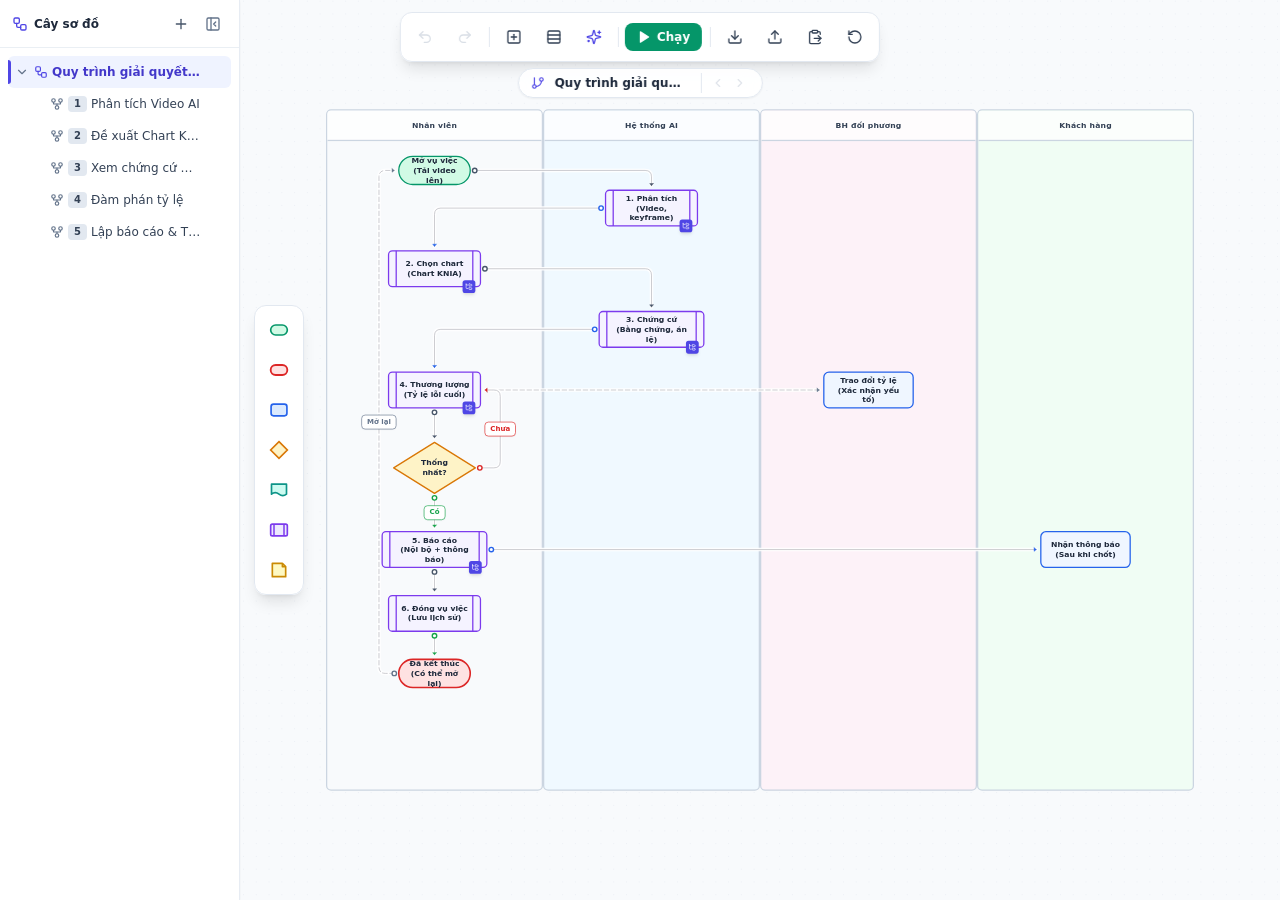
<file: prototype/swimlane-editor/index.html>
<!doctype html>
<html lang="vi">
  <head>
    <meta charset="UTF-8" />
    <meta name="viewport" content="width=device-width, initial-scale=1.0" />
    <title>Swimlane Editor</title>
    <script type="module" crossorigin src="./assets/index-BHPNRDIG.js"></script>
    <link rel="stylesheet" crossorigin href="./assets/index-DE8FuyQO.css">
  </head>
  <body class="bg-slate-50 text-slate-800 antialiased overflow-hidden select-none">
    <div id="root"></div>
  </body>
</html>
</file>
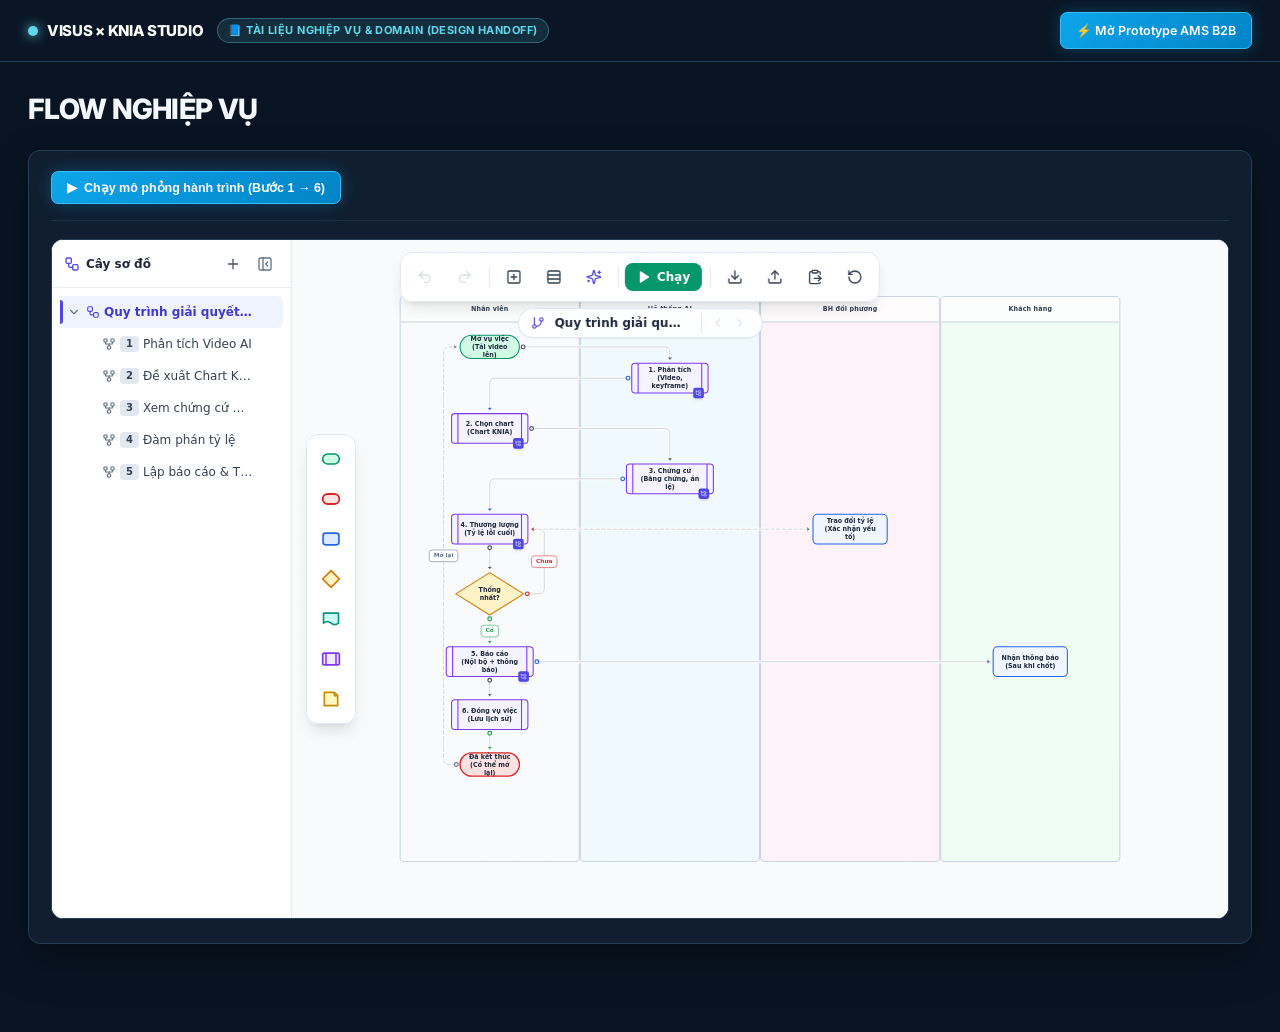
<file: domain-spec.html>
<!DOCTYPE html>
<html>
<head>
  <meta charset="UTF-8">
  <meta http-equiv="refresh" content="0; url=./domain-spec/index.html">
  <script>location.replace('./domain-spec/index.html');</script>
  <title>Đang chuyển hướng sang Domain Spec...</title>
</head>
<body style="font-family:sans-serif; background:#070f1e; color:#94a3b8; display:flex; align-items:center; justify-content:center; height:100vh;">
  <p>Đang chuyển hướng sang <a href="./domain-spec/index.html" style="color:#38bdf8; font-weight:bold;">Domain Spec (/domain-spec/)</a>...</p>
</body>
</html>
</file>
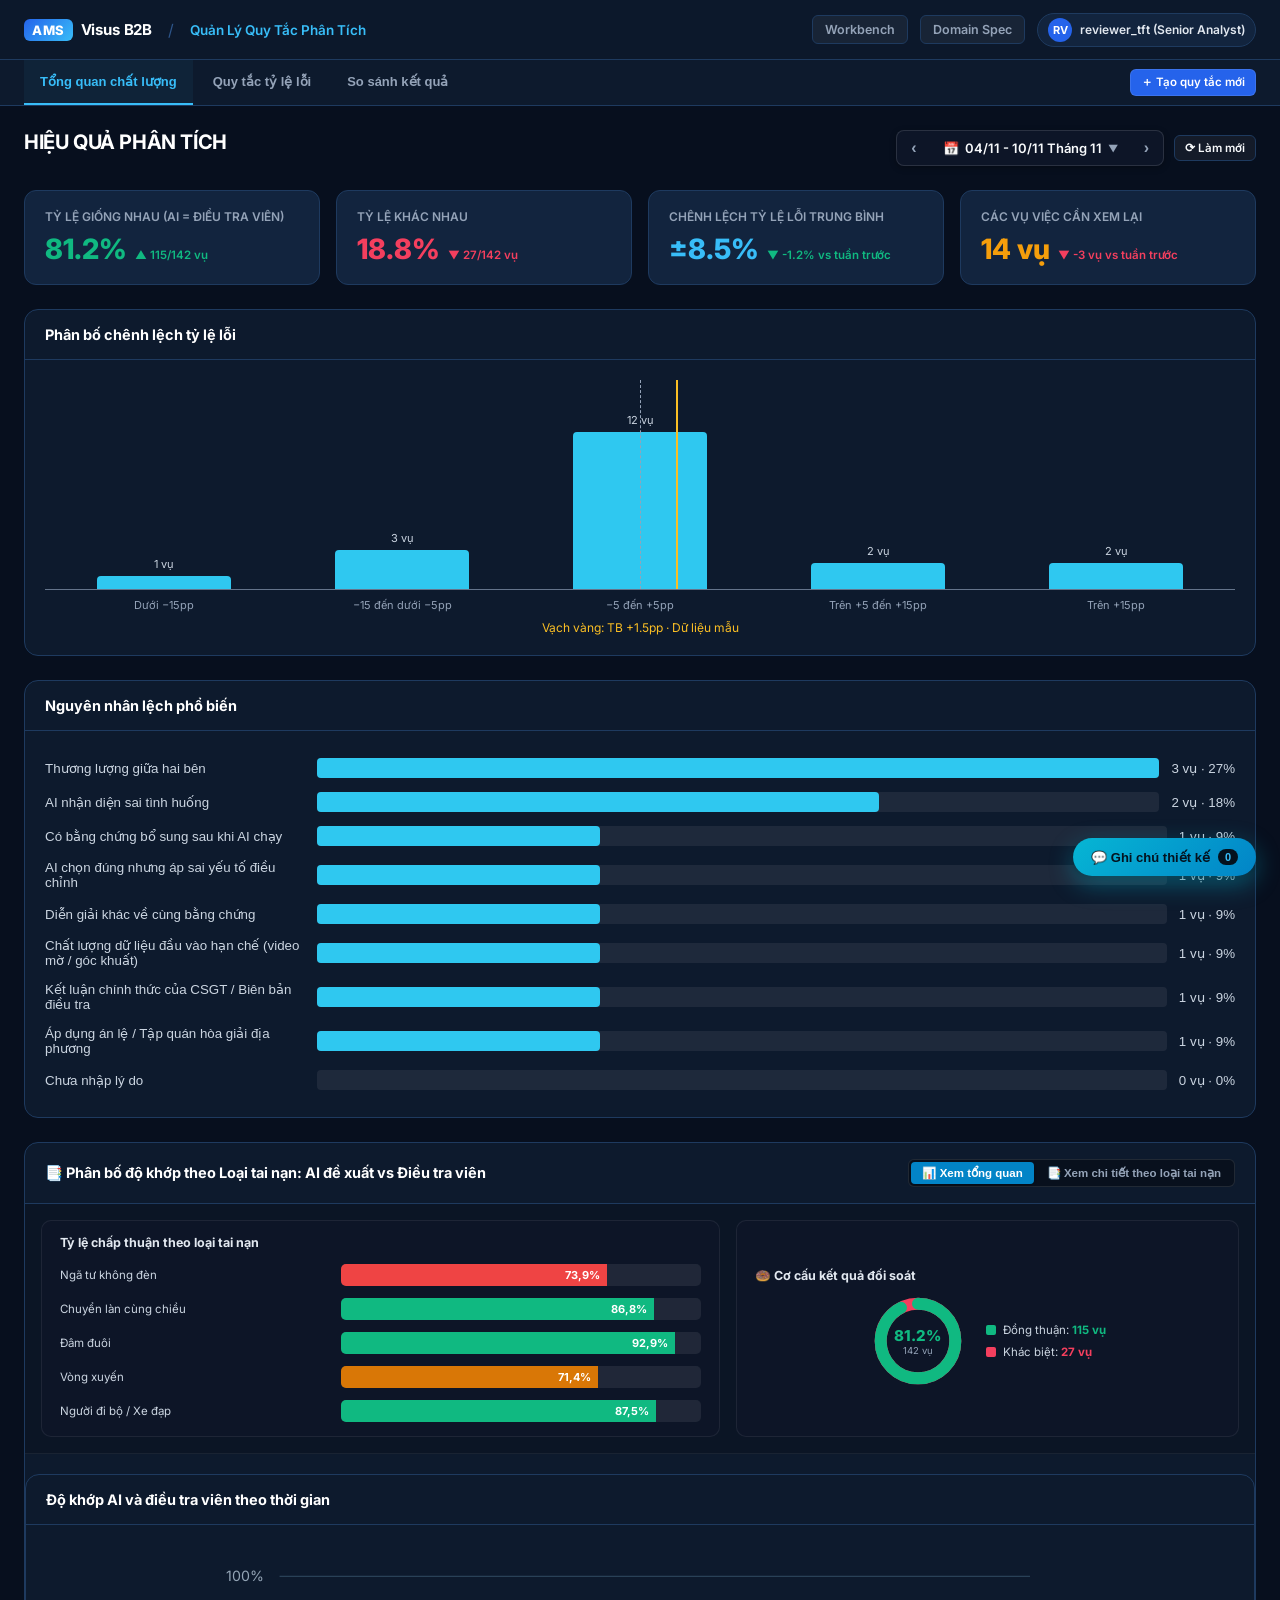
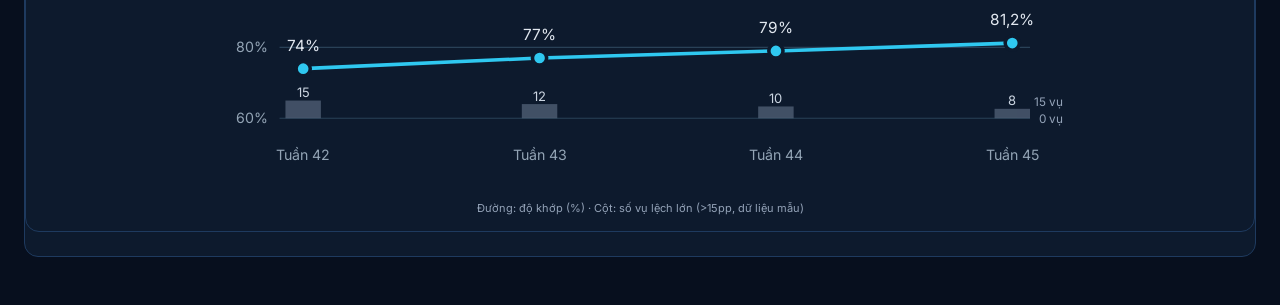
<file: prototype/analysis-rules-demo.html>
<!DOCTYPE html>
<html lang="vi">
<head>
  <meta charset="UTF-8">
  <meta name="viewport" content="width=device-width, initial-scale=1.0">
  <title>Visus × KNIA AMS — Quản Lý Quy Tắc Phân Tích (Demo)</title>
  <link rel="preconnect" href="https://fonts.googleapis.com">
  <link rel="preconnect" href="https://fonts.gstatic.com" crossorigin>
  <link href="https://fonts.googleapis.com/css2?family=Inter:wght@400;500;600;700;800&family=JetBrains+Mono:wght@400;500;600&family=Noto+Sans+KR:wght@400;500;700&display=swap" rel="stylesheet">
  <style>
    /* Knowledge Base stays compact: actions and data first, no explanatory copy. */
    .screen-desc { display:none !important; }
    .module-badge { display:none; }
    :root {
      --bg-deep: #070f1e;
      --bg-panel: #0d1a2d;
      --bg-card: #12243e;
      --bg-card-hover: #172e4f;
      --bg-input: #0a1627;
      --border: #1e3a5f;
      --border-bright: #2d558a;
      --border-focus: #38bdf8;
      
      --cyan: #38bdf8;
      --cyan-glow: rgba(56, 189, 248, 0.25);
      --primary: #2563eb;
      --primary-hover: #1d4ed8;
      --primary-glow: rgba(37, 99, 235, 0.3);
      --emerald: #10b981;
      --emerald-glow: rgba(16, 185, 129, 0.25);
      --amber: #f59e0b;
      --amber-glow: rgba(245, 158, 11, 0.25);
      --rose: #f43f5e;
      --rose-glow: rgba(244, 63, 94, 0.25);
      --purple: #a855f7;
      
      --text-main: #f8fafc;
      --text-muted: #94a3b8;
      --text-dim: #64748b;
      
      --font-sans: 'Inter', -apple-system, BlinkMacSystemFont, sans-serif;
      --font-mono: 'JetBrains Mono', monospace;
    }

    * { box-sizing: border-box; margin: 0; padding: 0; }
    body {
      font-family: var(--font-sans);
      background: var(--bg-deep);
      color: var(--text-main);
      min-height: 100vh;
      display: flex;
      flex-direction: column;
      overflow-x: hidden;
    }

    /* Top Navigation Bar */
    header.app-header {
      background: rgba(13, 26, 45, 0.95);
      backdrop-filter: blur(12px);
      border-bottom: 1px solid var(--border);
      height: 60px;
      padding: 0 24px;
      display: flex;
      align-items: center;
      justify-content: space-between;
      position: sticky;
      top: 0;
      z-index: 100;
    }
    .header-left {
      display: flex;
      align-items: center;
      gap: 16px;
    }
    .brand-group {
      display: flex;
      align-items: center;
      gap: 8px;
      text-decoration: none;
      color: inherit;
    }
    .brand-badge {
      background: linear-gradient(135deg, #2563eb, #38bdf8);
      color: #fff;
      font-weight: 800;
      font-size: 13px;
      padding: 3px 8px;
      border-radius: 6px;
      letter-spacing: 0.5px;
    }
    .brand-title {
      font-size: 15px;
      font-weight: 700;
      letter-spacing: -0.01em;
      color: #ffffff;
    }
    .brand-sep {
      color: var(--border-bright);
      font-size: 16px;
    }
    .brand-subtitle {
      font-size: 13.5px;
      font-weight: 600;
      color: var(--cyan);
      display: flex;
      align-items: center;
      gap: 6px;
    }
    .module-badge {
      background: rgba(56, 189, 248, 0.12);
      border: 1px solid rgba(56, 189, 248, 0.3);
      color: var(--cyan);
      font-size: 10.5px;
      font-weight: 700;
      padding: 2px 8px;
      border-radius: 999px;
      text-transform: uppercase;
      letter-spacing: 0.5px;
    }

    .header-right {
      display: flex;
      align-items: center;
      gap: 12px;
    }
    .header-btn {
      display: inline-flex;
      align-items: center;
      gap: 6px;
      background: rgba(255, 255, 255, 0.05);
      border: 1px solid var(--border);
      color: var(--text-muted);
      font-size: 12.5px;
      font-weight: 600;
      padding: 6px 12px;
      border-radius: 6px;
      text-decoration: none;
      transition: all 0.2s;
      cursor: pointer;
    }
    .header-btn:hover {
      background: rgba(255, 255, 255, 0.1);
      color: var(--text-main);
      border-color: var(--border-bright);
    }
    .user-pill {
      display: flex;
      align-items: center;
      gap: 8px;
      background: var(--bg-card);
      border: 1px solid var(--border);
      padding: 4px 10px;
      border-radius: 999px;
      font-size: 12px;
    }
    .user-avatar {
      width: 24px;
      height: 24px;
      border-radius: 50%;
      background: #2563eb;
      display: flex;
      align-items: center;
      justify-content: center;
      font-weight: 700;
      font-size: 11px;
      color: white;
    }

    /* Sub-header Navigation Tabs */
    .tab-bar-container {
      background: var(--bg-panel);
      border-bottom: 1px solid var(--border);
      padding: 0 24px;
      display: flex;
      align-items: center;
      justify-content: space-between;
      gap: 16px;
      position: sticky;
      top: 60px;
      z-index: 90;
    }
    .tab-nav {
      display: flex;
      gap: 4px;
      overflow-x: auto;
      scrollbar-width: none;
    }
    .tab-nav::-webkit-scrollbar { display: none; }
    .nav-tab-btn {
      display: flex;
      align-items: center;
      gap: 8px;
      padding: 14px 16px;
      background: transparent;
      border: none;
      border-bottom: 2px solid transparent;
      color: var(--text-muted);
      font-size: 13px;
      font-weight: 600;
      cursor: pointer;
      white-space: nowrap;
      transition: all 0.2s;
    }
    .nav-tab-btn:hover {
      color: var(--text-main);
      background: rgba(255, 255, 255, 0.02);
    }
    .nav-tab-btn.active {
      color: var(--cyan);
      border-bottom-color: var(--cyan);
      background: rgba(56, 189, 248, 0.05);
    }
    .tab-count {
      font-size: 11px;
      padding: 1px 6px;
      border-radius: 999px;
      font-weight: 700;
      background: rgba(255, 255, 255, 0.08);
      color: var(--text-muted);
    }
    .nav-tab-btn.active .tab-count {
      background: rgba(56, 189, 248, 0.2);
      color: var(--cyan);
    }
    .tab-count.alert {
      background: rgba(244, 63, 94, 0.2);
      color: var(--rose);
      border: 1px solid rgba(244, 63, 94, 0.3);
    }

    .tab-bar-actions {
      display: flex;
      align-items: center;
      gap: 8px;
    }

    
    /* Master-Detail Split View */
    .master-detail-layout {
      display: grid;
      grid-template-columns: 380px 1fr;
      gap: 18px;
      align-items: start;
    }
    @media (max-width: 1200px) {
      .master-detail-layout {
        grid-template-columns: 1fr;
      }
    }
    .master-item-card {
      background: rgba(15, 23, 42, 0.65);
      border: 1px solid rgba(255, 255, 255, 0.08);
      border-radius: 10px;
      padding: 13px 15px;
      margin-bottom: 9px;
      cursor: pointer;
      transition: all 0.18s ease;
      position: relative;
    }
    .master-item-card:hover {
      border-color: rgba(56, 189, 248, 0.4);
      background: rgba(30, 41, 59, 0.7);
      transform: translateX(2px);
    }
    .master-item-card.active {
      border-color: var(--cyan);
      background: rgba(56, 189, 248, 0.08);
      box-shadow: 0 0 0 1px var(--cyan), 0 4px 14px rgba(0, 0, 0, 0.35);
    }
    .segmented-control {
      display: inline-flex;
      background: rgba(15, 23, 42, 0.85);
      border: 1px solid rgba(255, 255, 255, 0.12);
      border-radius: 8px;
      padding: 3px;
    }
    .segmented-btn {
      background: transparent;
      border: none;
      color: var(--text-muted);
      padding: 7px 16px;
      font-size: 12.5px;
      font-weight: 600;
      border-radius: 6px;
      cursor: pointer;
      transition: all 0.15s ease;
      display: flex;
      align-items: center;
      gap: 6px;
    }
    .segmented-btn.active {
      background: var(--primary);
      color: #ffffff;
      box-shadow: 0 2px 6px rgba(0, 0, 0, 0.3);
    }
    .segmented-btn:hover:not(.active) {
      color: var(--text-main);
      background: rgba(255, 255, 255, 0.04);
    }
    .detail-section-block {
      background: rgba(15, 23, 42, 0.55);
      border: 1px solid rgba(255, 255, 255, 0.07);
      border-radius: 10px;
      padding: 16px 18px;
      margin-bottom: 16px;
    }
    .detail-section-title {
      font-size: 11.5px;
      font-weight: 700;
      text-transform: uppercase;
      letter-spacing: 0.06em;
      color: var(--cyan);
      margin-bottom: 10px;
      display: flex;
      align-items: center;
      justify-content: space-between;
    }
    .override-grid {
      display: grid;
      grid-template-columns: 1fr 1fr;
      gap: 12px;
      margin-bottom: 12px;
    }
    .override-box {
      padding: 12px 14px;
      border-radius: 8px;
      border: 1px solid rgba(255, 255, 255, 0.08);
    }
    .override-box.origin {
      background: rgba(255, 255, 255, 0.02);
    }
    .override-box.internal {
      background: rgba(56, 189, 248, 0.05);
      border-color: rgba(56, 189, 248, 0.25);
    }

    /* Main Container */
    main.content-area {
      flex: 1;
      padding: 24px;
      max-width: 1560px;
      width: 100%;
      margin: 0 auto;
    }

    .tab-pane {
      display: none;
      animation: fadeIn 0.25s ease-out;
    }
    .tab-pane.active {
      display: block;
    }
    @keyframes fadeIn {
      from { opacity: 0; transform: translateY(6px); }
      to { opacity: 1; transform: translateY(0); }
    }

    /* Screen Title Bar */
    .screen-header {
      margin-bottom: 24px;
      display: flex;
      align-items: flex-start;
      justify-content: space-between;
      flex-wrap: wrap;
      gap: 16px;
    }
    .screen-kicker {
      font-size: 11.5px;
      font-weight: 700;
      text-transform: uppercase;
      letter-spacing: 0.08em;
      color: var(--cyan);
      margin-bottom: 4px;
      display: flex;
      align-items: center;
      gap: 6px;
    }
    .screen-title {
      font-size: 22px;
      font-weight: 800;
      color: #ffffff;
      letter-spacing: -0.02em;
    }
    .screen-desc {
      color: var(--text-muted);
      font-size: 13.5px;
      margin-top: 4px;
      max-width: 820px;
      line-height: 1.55;
    }

    /* KPI Cards Grid */
    .kpi-grid {
      display: grid;
      grid-template-columns: repeat(auto-fit, minmax(240px, 1fr));
      gap: 16px;
      margin-bottom: 24px;
    }
    .kpi-card {
      background: var(--bg-card);
      border: 1px solid var(--border);
      border-radius: 12px;
      padding: 18px 20px;
      position: relative;
      overflow: hidden;
      transition: all 0.2s;
    }
    .kpi-card:hover {
      border-color: var(--border-bright);
      transform: translateY(-2px);
      box-shadow: 0 8px 20px rgba(0, 0, 0, 0.25);
    }
    .kpi-label {
      font-size: 12px;
      font-weight: 600;
      color: var(--text-muted);
      margin-bottom: 8px;
      display: flex;
      align-items: center;
      justify-content: space-between;
    }
    .kpi-value-row {
      display: flex;
      align-items: baseline;
      gap: 8px;
    }
    .kpi-value {
      font-size: 28px;
      font-weight: 800;
      color: #ffffff;
      font-family: var(--font-sans);
    }
    .kpi-sub {
      font-size: 11.5px;
      font-weight: 600;
      display: flex;
      align-items: center;
      gap: 3px;
    }
    .kpi-sub.up { color: var(--emerald); }
    .kpi-sub.down { color: var(--rose); }
    .kpi-sub.neutral { color: var(--cyan); }
    .kpi-footer {
      font-size: 11.5px;
      color: var(--text-dim);
      margin-top: 8px;
      border-top: 1px solid rgba(255, 255, 255, 0.05);
      padding-top: 8px;
    }

    /* Panels & Cards */
    .panel-box {
      background: var(--bg-panel);
      border: 1px solid var(--border);
      border-radius: 14px;
      margin-bottom: 24px;
      overflow: hidden;
    }
    .panel-header {
      padding: 16px 20px;
      border-bottom: 1px solid var(--border);
      display: flex;
      align-items: center;
      justify-content: space-between;
      flex-wrap: wrap;
      gap: 12px;
    }
    .panel-title {
      font-size: 14.5px;
      font-weight: 700;
      color: #ffffff;
      display: flex;
      align-items: center;
      gap: 8px;
    }
    .panel-body {
      padding: 20px;
    }

    /* Tables */
    .table-responsive {
      width: 100%;
      overflow-x: auto;
    }
    table.data-table {
      width: 100%;
      border-collapse: collapse;
      font-size: 13px;
      text-align: left;
    }
    table.data-table th {
      background: rgba(255, 255, 255, 0.03);
      color: var(--text-muted);
      font-weight: 600;
      padding: 12px 16px;
      border-bottom: 1px solid var(--border);
      white-space: nowrap;
      font-size: 11.5px;
      text-transform: uppercase;
      letter-spacing: 0.04em;
    }
    table.data-table td {
      padding: 14px 16px;
      border-bottom: 1px solid rgba(255, 255, 255, 0.04);
      color: var(--text-main);
      vertical-align: middle;
    }
    table.data-table tr:hover td {
      background: rgba(56, 189, 248, 0.03);
    }

    /* Badges & Pills */
    .badge {
      display: inline-flex;
      align-items: center;
      gap: 4px;
      padding: 3px 8px;
      border-radius: 6px;
      font-size: 11.5px;
      font-weight: 700;
      white-space: nowrap;
    }
    .badge-primary { background: rgba(37, 99, 235, 0.15); border: 1px solid rgba(37, 99, 235, 0.35); color: #93c5fd; }
    .badge-cyan { background: rgba(56, 189, 248, 0.15); border: 1px solid rgba(56, 189, 248, 0.35); color: #7dd3fc; }
    .badge-emerald { background: rgba(16, 185, 129, 0.15); border: 1px solid rgba(16, 185, 129, 0.35); color: #6ee7b7; }
    .badge-amber { background: rgba(245, 158, 11, 0.15); border: 1px solid rgba(245, 158, 11, 0.35); color: #fcd34d; }
    .badge-rose { background: rgba(244, 63, 94, 0.15); border: 1px solid rgba(244, 63, 94, 0.35); color: #fda4af; }
    .badge-purple { background: rgba(168, 85, 247, 0.15); border: 1px solid rgba(168, 85, 247, 0.35); color: #d8b4fe; }
    .badge-slate { background: rgba(148, 163, 184, 0.12); border: 1px solid rgba(148, 163, 184, 0.25); color: #cbd5e1; }

    /* Button Styles */
    .btn {
      display: inline-flex;
      align-items: center;
      justify-content: center;
      gap: 6px;
      font-family: inherit;
      font-size: 12.5px;
      font-weight: 600;
      padding: 8px 14px;
      border-radius: 8px;
      border: 1px solid transparent;
      cursor: pointer;
      transition: all 0.2s;
      text-decoration: none;
    }
    .btn-primary {
      background: var(--primary);
      color: #fff;
      border-color: rgba(255, 255, 255, 0.1);
    }
    .btn-primary:hover {
      background: var(--primary-hover);
      box-shadow: 0 0 16px var(--primary-glow);
    }
    .btn-cyan {
      background: rgba(56, 189, 248, 0.15);
      border-color: rgba(56, 189, 248, 0.4);
      color: var(--cyan);
    }
    .btn-cyan:hover {
      background: rgba(56, 189, 248, 0.25);
      border-color: var(--cyan);
      box-shadow: 0 0 16px var(--cyan-glow);
    }
    .btn-emerald {
      background: #059669;
      color: white;
    }
    .btn-emerald:hover {
      background: #047857;
      box-shadow: 0 0 16px var(--emerald-glow);
    }
    .btn-secondary {
      background: rgba(255, 255, 255, 0.05);
      border-color: var(--border);
      color: var(--text-main);
    }
    .btn-secondary:hover {
      background: rgba(255, 255, 255, 0.1);
      border-color: var(--border-bright);
    }
    .btn-danger {
      background: rgba(244, 63, 94, 0.15);
      border-color: rgba(244, 63, 94, 0.4);
      color: var(--rose);
    }
    .btn-danger:hover {
      background: rgba(244, 63, 94, 0.25);
    }
    .btn-sm {
      padding: 5px 10px;
      font-size: 11.5px;
      border-radius: 6px;
    }

    /* Form Controls */
    .filter-bar {
      display: flex;
      align-items: center;
      gap: 12px;
      flex-wrap: wrap;
      margin-bottom: 18px;
    }
    .search-input-wrap {
      position: relative;
      flex: 1;
      min-width: 260px;
    }
    .search-input-wrap input {
      width: 100%;
      background: var(--bg-input);
      border: 1px solid var(--border);
      color: var(--text-main);
      padding: 9px 12px 9px 34px;
      border-radius: 8px;
      font-size: 13px;
      outline: none;
      transition: all 0.2s;
    }
    .search-input-wrap input:focus {
      border-color: var(--cyan);
      box-shadow: 0 0 0 3px rgba(56, 189, 248, 0.15);
    }
    .search-icon {
      position: absolute;
      left: 11px;
      top: 50%;
      transform: translateY(-50%);
      color: var(--text-dim);
      font-size: 14px;
    }
    select.filter-select {
      background: var(--bg-input);
      border: 1px solid var(--border);
      color: var(--text-main);
      padding: 9px 14px;
      border-radius: 8px;
      font-size: 12.5px;
      outline: none;
      cursor: pointer;
    }
    select.filter-select:focus {
      border-color: var(--cyan);
    }

    /* Modal / Drawer */
    .modal-backdrop {
      display: none;
      position: fixed;
      inset: 0;
      background: rgba(7, 15, 30, 0.85);
      backdrop-filter: blur(8px);
      z-index: 200;
      align-items: center;
      justify-content: center;
      padding: 24px;
    }
    .modal-backdrop.active {
      display: flex;
      animation: modalFadeIn 0.2s ease-out;
    }
    @keyframes modalFadeIn {
      from { opacity: 0; transform: scale(0.97); }
      to { opacity: 1; transform: scale(1); }
    }
    .modal-container {
      background: var(--bg-panel);
      border: 1px solid var(--border-bright);
      border-radius: 16px;
      width: 100%;
      max-width: 900px;
      max-height: 90vh;
      display: flex;
      flex-direction: column;
      box-shadow: 0 20px 40px rgba(0, 0, 0, 0.5);
      overflow: hidden;
    }
    .modal-header {
      padding: 18px 24px;
      border-bottom: 1px solid var(--border);
      display: flex;
      align-items: center;
      justify-content: space-between;
    }
    .modal-title {
      font-size: 16.5px;
      font-weight: 700;
      color: #fff;
    }
    .modal-close {
      background: transparent;
      border: none;
      color: var(--text-muted);
      cursor: pointer;
      font-size: 18px;
      padding: 4px;
      border-radius: 6px;
    }
    .modal-close:hover { color: #fff; background: rgba(255, 255, 255, 0.1); }
    .modal-body {
      padding: 24px;
      overflow-y: auto;
      flex: 1;
    }
    .modal-footer {
      padding: 16px 24px;
      border-top: 1px solid var(--border);
      display: flex;
      align-items: center;
      justify-content: flex-end;
      gap: 12px;
      background: rgba(0, 0, 0, 0.15);
    }

    /* Comparison 4-Column Grid */
    .compare-grid {
      display: grid;
      grid-template-columns: repeat(4, 1fr);
      gap: 12px;
      margin-bottom: 20px;
    }
    .compare-card {
      background: var(--bg-card);
      border: 1px solid var(--border);
      border-radius: 10px;
      padding: 14px;
      position: relative;
    }
    .compare-card.match {
      border-color: rgba(16, 185, 129, 0.4);
      background: rgba(16, 185, 129, 0.04);
    }
    .compare-card.conflict {
      border-color: rgba(244, 63, 94, 0.4);
      background: rgba(244, 63, 94, 0.04);
    }
    .compare-source {
      font-size: 11px;
      font-weight: 700;
      text-transform: uppercase;
      letter-spacing: 0.5px;
      color: var(--text-dim);
      margin-bottom: 6px;
      display: flex;
      align-items: center;
      justify-content: space-between;
    }
    .compare-chart {
      font-size: 16px;
      font-weight: 800;
      color: #fff;
      font-family: var(--font-mono);
      margin-bottom: 4px;
    }
    .compare-fault {
      font-size: 13px;
      font-weight: 700;
      color: var(--cyan);
    }
    .compare-reason {
      font-size: 11.5px;
      color: var(--text-muted);
      margin-top: 8px;
      line-height: 1.45;
      border-top: 1px solid rgba(255, 255, 255, 0.05);
      padding-top: 8px;
    }

    /* Weekly Chart Visualization */
    .weekly-chart-wrap {
      display: grid;
      grid-template-columns: repeat(4, 1fr);
      gap: 16px;
      padding: 16px 0;
    }
    .week-col {
      background: var(--bg-card);
      border: 1px solid var(--border);
      border-radius: 10px;
      padding: 14px;
      text-align: center;
    }
    .week-label {
      font-size: 12px;
      font-weight: 700;
      color: var(--text-muted);
      margin-bottom: 8px;
    }
    .week-bar-container {
      height: 120px;
      display: flex;
      align-items: flex-end;
      justify-content: center;
      gap: 6px;
      margin-bottom: 8px;
      padding: 0 10px;
    }
    .source-bar {
      width: 14px;
      border-radius: 4px 4px 0 0;
      transition: height 0.5s ease-out;
      position: relative;
    }
    .source-bar:hover::after {
      content: attr(data-tip);
      position: absolute;
      bottom: 100%;
      left: 50%;
      transform: translateX(-50%);
      background: #000;
      color: #fff;
      font-size: 10px;
      padding: 2px 6px;
      border-radius: 4px;
      white-space: nowrap;
      margin-bottom: 4px;
      z-index: 10;
    }
    .bar-routing { background: #3b82f6; }
    .bar-kb { background: #10b981; }
    .bar-ai { background: #8b5cf6; }
    .bar-final { background: #f59e0b; }
    .week-match-rate {
      font-size: 14px;
      font-weight: 800;
      color: #fff;
    }

    /* Toast Notification */
    .toast-container {
      position: fixed;
      bottom: 24px;
      right: 24px;
      z-index: 300;
      display: flex;
      flex-direction: column;
      gap: 8px;
      pointer-events: none;
    }
    .toast {
      background: #0f1d33;
      border: 1px solid var(--border-bright);
      color: #fff;
      padding: 12px 18px;
      border-radius: 10px;
      font-size: 13px;
      font-weight: 600;
      box-shadow: 0 10px 25px rgba(0, 0, 0, 0.4);
      display: flex;
      align-items: center;
      gap: 10px;
      animation: slideToast 0.3s cubic-bezier(0.16, 1, 0.3, 1);
      pointer-events: auto;
    }
    @keyframes slideToast {
      from { transform: translateX(100%); opacity: 0; }
      to { transform: translateX(0); opacity: 1; }
    }
    .toast.success { border-color: rgba(16, 185, 129, 0.5); }
    .toast.success::before { content: '✓'; color: var(--emerald); font-weight: 800; }
    .toast.info { border-color: rgba(56, 189, 248, 0.5); }
    .toast.info::before { content: 'ℹ'; color: var(--cyan); font-weight: 800; }

    /* Form Grid */
    .form-grid {
      display: grid;
      grid-template-columns: repeat(2, 1fr);
      gap: 16px;
    }
    .form-group {
      display: flex;
      flex-direction: column;
      gap: 6px;
    }
    .form-group.full-width {
      grid-column: 1 / -1;
    }
    .form-label {
      font-size: 12px;
      font-weight: 700;
      color: var(--text-muted);
      text-transform: uppercase;
      letter-spacing: 0.04em;
    }
    .form-input, .form-textarea, .form-select {
      background: var(--bg-input);
      border: 1px solid var(--border);
      color: var(--text-main);
      padding: 10px 14px;
      border-radius: 8px;
      font-size: 13px;
      font-family: inherit;
      outline: none;
      transition: all 0.2s;
    }
    .form-input:focus, .form-textarea:focus, .form-select:focus {
      border-color: var(--cyan);
      box-shadow: 0 0 0 3px rgba(56, 189, 248, 0.15);
    }
    .form-hint {
      font-size: 11.5px;
      color: var(--text-dim);
    }

    /* Regression Test Box */
    .test-box {
      background: rgba(0, 0, 0, 0.25);
      border: 1px dashed var(--border);
      border-radius: 10px;
      padding: 16px;
      margin-top: 14px;
    }
    .progress-bar-bg {
      height: 8px;
      background: rgba(255, 255, 255, 0.08);
      border-radius: 999px;
      overflow: hidden;
      margin: 8px 0;
    }
    .progress-bar-fill {
      height: 100%;
      background: linear-gradient(90deg, #2563eb, #38bdf8);
      width: 0%;
      transition: width 0.3s ease;
    }
  

/* ==========================================================================
   TAB 2: QUẢN LÝ QUY TẮC TỶ LỆ LỖI (SCOPED CSS FROM USER MOCKUP)
   ========================================================================== */
#tab-rules {
  --bg: #070d15;
  --sf: #101b28;
  --sf2: #0c1520;
  --ink: #e8f0f7;
  --mut: #93a4b5;
  --line: #233447;
  --ac: #2fc8f0;
  --acs: #0f2a36;
  --navy: #e8f0f7;
  --navy-bg: #101b28;
  --red: #ff6b6b;
  --amb: #f0a93a;
  --grn: #46c487;
  color: var(--ink);
  font-family: "Inter", "Helvetica Neue", Arial, sans-serif;
}

#tab-rules .rule-app {
  border: 1px solid var(--line);
  border-radius: 12px;
  overflow: hidden;
  background: var(--bg);
  box-shadow: 0 10px 30px rgba(0, 0, 0, 0.4);
  display: flex;
  flex-direction: column;
  min-height: calc(100vh - 170px);
}

#tab-rules .top {
  display: flex;
  flex-wrap: wrap;
  gap: 12px;
  align-items: center;
  padding: 12px 18px;
  background: var(--sf);
  border-bottom: 1px solid var(--line);
}
#tab-rules .top h1 {
  font-size: 16px;
  font-weight: 700;
  color: #fff;
  margin: 0;
}
#tab-rules .view {
  display: flex;
  border: 1px solid var(--line);
  border-radius: 6px;
  overflow: hidden;
}
#tab-rules .view button {
  border: 0;
  background: none;
  padding: 7px 14px;
  color: var(--mut);
  cursor: pointer;
  font-size: 13px;
  font-weight: 500;
  transition: all 0.15s ease;
}
#tab-rules .view button.on {
  background: var(--acs);
  color: var(--ac);
  font-weight: 700;
}
#tab-rules .search-input {
  flex: 1;
  min-width: 180px;
  max-width: 340px;
  padding: 7px 12px;
  border: 1px solid var(--line);
  border-radius: 6px;
  background: var(--sf2);
  color: var(--ink);
  font-size: 13px;
  outline: none;
}
#tab-rules .search-input::placeholder {
  color: var(--mut);
}
#tab-rules .search-input:focus {
  border-color: var(--ac);
}
#tab-rules .ver {
  margin-left: auto;
  color: var(--mut);
  font-size: 13px;
  font-family: ui-monospace, Menlo, monospace;
}

#tab-rules .ws {
  display: none;
  flex: 1;
  min-height: 0;
  grid-template-columns: 260px minmax(0, 1fr) 340px;
}
#tab-rules .ws.on {
  display: grid;
}
#tab-rules #vr.on { grid-template-columns: 260px minmax(0,1fr); }
#mock-side-col .linked-row { padding:5px 0; border:0; background:none; margin:0; }
#mock-side-col .linked-line { display:flex; align-items:center; gap:5px; }
#mock-side-col .linked-name { flex:1; min-width:0; overflow:hidden; text-overflow:ellipsis; white-space:nowrap; background:none; border:0; color:var(--ink); text-align:left; cursor:pointer; }
#mock-side-col .linked-action { background:none; border:0; color:var(--cyan); cursor:pointer; }
#mock-side-col.edit > div:first-child .mock-btn { background:var(--cyan); color:#07111f; font-weight:700; }
#mock-side-col .rm-lk-btn { visibility:hidden; color:var(--red); border:0; background:none; cursor:pointer; }
#mock-side-col .linked-row:hover .rm-lk-btn, #mock-side-col .linked-row:focus-within .rm-lk-btn, #mock-side-col.edit .rm-lk-btn, #mock-side-col .gone .rm-lk-btn { visibility:visible; }
#mock-side-col details > summary { cursor:pointer; color:var(--mut); padding:8px 0 3px; font-weight:600; }
#mock-side-col .linked-detail { font-size:11px; color:var(--mut); padding:5px 10px; }
#mock-side-col .linked-legend { position:sticky; bottom:0; background:var(--sf); padding:8px 0; }
@media(max-width:800px) { #tab-rules #vr.on { display:block; } }
#tab-rules .col {
  overflow: auto;
  min-width: 0;
  max-height: calc(100vh - 225px);
}
#tab-rules .left {
  background: var(--sf);
  border-right: 1px solid var(--line);
  padding: 14px 10px;
}
#tab-rules .right {
  background: var(--sf);
  border-left: 1px solid var(--line);
  padding: 16px 16px;
}
#tab-rules .mid {
  padding: 18px 22px;
  background: var(--bg);
}
#tab-rules .lbl {
  display: block;
  font: 600 11px/1 ui-monospace, Menlo, monospace;
  letter-spacing: .09em;
  text-transform: uppercase;
  color: var(--mut);
  margin-bottom: 10px;
}
#tab-rules .tree {
  list-style: none;
  padding: 0;
  margin: 0;
}
#tab-rules .tree li {
  padding: 6px 8px;
  border-radius: 6px;
  color: var(--mut);
  display: flex;
  gap: 6px;
  align-items: baseline;
  cursor: pointer;
  font-size: 13px;
  transition: all 0.12s ease;
}
#tab-rules .tree li:hover {
  background: rgba(255, 255, 255, 0.03);
  color: var(--ink);
}
#tab-rules .tree .l1 {
  color: var(--ink);
  font-weight: 700;
}
#tab-rules .tree .l2 { padding-left: 18px; }
#tab-rules .tree .l3 { padding-left: 30px; }
#tab-rules .tree .l4 { padding-left: 42px; }
#tab-rules .tree li.on {
  background: var(--acs);
  color: var(--ac);
  font-weight: 700;
}

#tab-rules .code {
  font: 700 11px/1 ui-monospace, Menlo, monospace;
  padding: 4px 7px;
  border-radius: 3px;
  background: var(--navy);
  color: var(--navy-bg);
  white-space: nowrap;
}
#tab-rules .code.o {
  background: none;
  color: var(--mut);
  border: 1px solid var(--line);
}
#tab-rules .tag {
  font: 600 11px/1 ui-monospace, monospace;
  padding: 4px 8px;
  border-radius: 3px;
  border: 1px solid var(--line);
  color: var(--mut);
  white-space: nowrap;
}
#tab-rules .tag.a {
  border-color: var(--ac);
  color: var(--ac);
  background: var(--acs);
}
#tab-rules .tag.w {
  border-color: var(--amb);
  color: var(--amb);
}
#tab-rules .head {
  display: flex;
  flex-wrap: wrap;
  gap: 10px;
  align-items: center;
  margin-bottom: 8px;
}
#tab-rules .mid h2 {
  font-size: 22px;
  letter-spacing: -.01em;
  margin-bottom: 4px;
  color: #fff;
  font-weight: 700;
}
#tab-rules .card {
  background: var(--sf);
  border: 1px solid var(--line);
  border-radius: 10px;
  margin-top: 14px;
  overflow: hidden;
}
#tab-rules .card > h3 {
  font-size: 13px;
  padding: 12px 16px;
  border-bottom: 1px solid var(--line);
  background: var(--sf2);
  display: flex;
  justify-content: space-between;
  align-items: center;
  color: #fff;
  font-weight: 600;
}
#tab-rules .card .b {
  padding: 14px 16px;
}
#tab-rules .top2 {
  display: grid;
  grid-template-columns: 200px 1fr;
  gap: 16px;
  align-items: center;
}
#tab-rules .ratio {
  display: flex;
  height: 34px;
  border-radius: 6px;
  overflow: hidden;
  border: 1px solid var(--line);
  font-weight: 700;
}
#tab-rules .ratio i {
  display: flex;
  align-items: center;
  justify-content: center;
  font-style: normal;
}
#tab-rules .ratio .a {
  width: 0%;
  background: var(--sf2);
  color: var(--mut);
  min-width: 34px;
  transition: width 0.2s ease;
}
#tab-rules .ratio .b {
  flex: 1;
  background: var(--ac);
  color: #04202b;
}
#tab-rules table {
  width: 100%;
  border-collapse: collapse;
}
#tab-rules th {
  font: 600 11px/1 ui-monospace, monospace;
  letter-spacing: .06em;
  text-transform: uppercase;
  color: var(--mut);
  text-align: left;
  padding: 10px 12px;
  border-bottom: 1px solid var(--line);
  background: var(--sf2);
}
#tab-rules td {
  padding: 10px 12px;
  border-bottom: 1px solid var(--line);
  font-size: 13px;
}
#tab-rules tr:last-child td {
  border-bottom: 0;
}
#tab-rules .val {
  font: 700 13px ui-monospace, monospace;
}
#tab-rules .val.p { color: var(--red); }
#tab-rules .val.n { color: var(--mut); font-weight: 500; }
#tab-rules .txt p {
  color: var(--ink);
  margin-top: 6px;
  line-height: 1.6;
  font-size: 13px;
}
#tab-rules .txt h4 {
  margin: 14px 0 0;
  font: 600 12px/1 ui-monospace, monospace;
  letter-spacing: .06em;
  text-transform: uppercase;
  color: var(--ac);
}
#tab-rules .txt h4:first-child { margin-top: 0; }
#tab-rules .lk {
  border: 1px solid var(--line);
  border-radius: 8px;
  padding: 10px 12px;
  margin-bottom: 8px;
  background: var(--sf2);
}
#tab-rules .lk b {
  display: block;
  margin-bottom: 4px;
  color: #fff;
  font-size: 13px;
}
#tab-rules .lk .row {
  display: flex;
  gap: 6px;
  flex-wrap: wrap;
  align-items: center;
}
#tab-rules .lk.sh {
  border-color: var(--ac);
  background: var(--acs);
}
#tab-rules .mock-btn {
  width: 100%;
  padding: 8px;
  border: 1px dashed var(--ac);
  border-radius: 6px;
  background: none;
  color: var(--ac);
  font-weight: 700;
  margin-bottom: 16px;
  cursor: pointer;
}
#tab-rules .mock-btn:hover {
  background: var(--acs);
}
#tab-rules .warn {
  padding: 12px;
  border: 1px solid var(--amb);
  border-left-width: 4px;
  border-radius: 8px;
  margin-top: 6px;
  background: rgba(199, 122, 5, 0.08);
}
#tab-rules .warn b {
  display: block;
  margin-bottom: 2px;
  color: var(--amb);
}
#tab-rules .empty {
  padding: 12px;
  border: 1px dashed var(--line);
  border-radius: 8px;
  color: var(--mut);
  text-align: center;
  margin-bottom: 8px;
}
#tab-rules .tabs {
  display: flex;
  gap: 2px;
  border-bottom: 1px solid var(--line);
  margin-bottom: 4px;
}
#tab-rules .tabs button {
  border: 0;
  background: none;
  padding: 9px 12px;
  color: var(--mut);
  border-bottom: 2px solid transparent;
  margin-bottom: -1px;
  cursor: pointer;
  font-size: 13px;
}
#tab-rules .tabs button.on {
  color: var(--ac);
  border-color: var(--ac);
  font-weight: 700;
}
#tab-rules .sq {
  display: grid;
  grid-template-columns: 1fr 1fr;
  gap: 10px;
}
#tab-rules .sq div {
  border: 1px solid var(--line);
  border-radius: 8px;
  padding: 12px;
  background: var(--sf2);
}
#tab-rules .sq b {
  display: block;
  font-size: 22px;
  letter-spacing: -.02em;
  color: #fff;
}
#tab-rules .note {
  font-size: 12px;
  color: var(--mut);
  margin-top: 12px;
  line-height: 1.5;
}
#tab-rules .rl {
  list-style: none;
  padding: 0;
  margin: 0;
}
#tab-rules .rl li {
  padding: 9px 10px;
  border-radius: 6px;
  display: grid;
  gap: 3px;
  color: var(--mut);
  cursor: pointer;
  transition: all 0.12s ease;
}
#tab-rules .rl li:hover {
  background: rgba(255, 255, 255, 0.03);
}
#tab-rules .rl li b {
  color: var(--ink);
  font-size: 13px;
}
#tab-rules .rl li.on {
  background: var(--acs);
}
#tab-rules .rl li.on b {
  color: var(--ac);
}
#tab-rules .pane { display: none; }
#tab-rules .pane.on { display: block; }
#tab-rules .edbtn {
  margin-left: auto;
  padding: 7px 14px;
  border: 1px solid var(--ac);
  border-radius: 6px;
  background: var(--acs);
  color: var(--ac);
  font-weight: 700;
  cursor: pointer;
  transition: all 0.15s ease;
}
#tab-rules .edbtn:hover {
  background: var(--ac);
  color: #04202b;
}
#tab-rules .bar {
  position: sticky;
  top: 0;
  z-index: 5;
  display: flex;
  flex-wrap: wrap;
  gap: 10px;
  align-items: center;
  padding: 10px 12px;
  margin: 0 0 14px;
  background: #18283d;
  color: #fff;
  border: 1px solid var(--ac);
  border-radius: 8px;
}
#tab-rules .bar[hidden], #tab-rules .mock-toast[hidden] {
  display: none !important;
}
#tab-rules .bar b { color: inherit; }
#tab-rules .bar input {
  flex: 1;
  min-width: 180px;
  padding: 7px 10px;
  border: 1px solid var(--line);
  border-radius: 6px;
  background: var(--sf);
  color: var(--ink);
  font-size: 13px;
}
#tab-rules .ba { display: flex; gap: 8px; }
#tab-rules .ba button {
  padding: 7px 12px;
  border-radius: 6px;
  border: 1px solid var(--line);
  background: var(--sf);
  color: var(--ink);
  cursor: pointer;
  font-size: 13px;
}
#tab-rules .ba .pri {
  background: var(--ac);
  border-color: var(--ac);
  color: #04202b;
  font-weight: 700;
}
#tab-rules .ba button:disabled {
  opacity: .45;
  cursor: not-allowed;
}
#tab-rules .ei {
  display: none;
  gap: 8px;
  align-items: center;
  margin-top: 10px;
}
#tab-rules.edit .ei, #tab-rules .edit .ei {
  display: flex;
}
#tab-rules .ei input {
  width: 64px;
  padding: 5px 8px;
  border: 1px solid var(--ac);
  border-radius: 6px;
  background: var(--sf);
  color: var(--ink);
}
#tab-rules .edit [contenteditable] {
  outline: 1px dashed var(--ac);
  outline-offset: 2px;
  border-radius: 4px;
  background: var(--acs);
}
#tab-rules .edit [contenteditable]:focus {
  outline: 2px solid var(--ac);
}
#tab-rules .edit .src {
  cursor: pointer;
}
#tab-rules .xd button, #tab-rules .rm {
  border: 0;
  background: none;
  color: var(--red);
  padding: 2px 6px;
  border-radius: 4px;
  cursor: pointer;
}
#tab-rules .addrow {
  margin: 10px 12px 12px;
  padding: 7px 12px;
  border: 1px dashed var(--ac);
  border-radius: 6px;
  background: none;
  color: var(--ac);
  font-weight: 700;
  cursor: pointer;
  display: block;
}
#tab-rules .gone {
  opacity: .45;
  text-decoration: line-through;
}
#tab-rules .mock-toast {
  position: fixed;
  left: 50%;
  bottom: 24px;
  transform: translateX(-50%);
  background: #1e293b;
  color: #f8fafc;
  border: 1px solid var(--ac);
  padding: 10px 18px;
  border-radius: 8px;
  z-index: 99999;
  font-size: 13px;
  font-weight: 500;
  box-shadow: 0 10px 25px rgba(0,0,0,0.5);
}

@media (max-width: 1150px) {
  #tab-rules .ws.on { grid-template-columns: 240px minmax(0, 1fr); }
  #tab-rules .right { display: none; }
}
@media (max-width: 760px) {
  #tab-rules .ws.on { display: block; }
  #tab-rules .right { display: block; border-left: 0; border-top: 1px solid var(--line); }
  #tab-rules .top2 { grid-template-columns: 1fr; }
}



/* ==========================================================================
   TAB 3: SO SÁNH KẾT QUẢ AI VÀ KẾT QUẢ CHỐT (STYLING & DESIGN TOKENS)
   ========================================================================== */
.th-filter-wrap {
  position: relative;
  display: inline-flex;
  align-items: center;
}
.th-filter-btn {
  background: transparent;
  border: 1px solid rgba(255,255,255,0.14);
  border-radius: 4px;
  color: var(--text-dim);
  cursor: pointer;
  padding: 2px 5px;
  display: inline-flex;
  align-items: center;
  justify-content: center;
  transition: all 0.15s ease;
  line-height: 1;
}
.th-filter-btn:hover,
.th-filter-btn.filtered {
  background: rgba(6, 182, 212, 0.2);
  border-color: var(--cyan);
  color: var(--cyan);
}
.th-filter-dropdown {
  position: absolute;
  top: calc(100% + 5px);
  left: 0;
  background: #081422;
  border: 1px solid #1e3a5a;
  border-radius: 6px;
  box-shadow: 0 12px 30px rgba(0,0,0,0.8);
  z-index: 10000;
  min-width: 175px;
  padding: 4px 0;
  max-height: 240px;
  overflow-y: auto;
}
.th-filter-item {
  padding: 6px 12px;
  font-size: 11.5px;
  color: #cbd5e1;
  cursor: pointer;
  white-space: nowrap;
  transition: background 0.12s;
  text-align: left;
}
.th-filter-item:hover {
  background: rgba(6, 182, 212, 0.14);
  color: #fff;
}
.th-filter-item.active {
  color: var(--cyan);
  font-weight: 700;
  background: rgba(6, 182, 212, 0.18);
}
#tab-discrepancy {
  --diff-green-bg: rgba(16, 185, 129, 0.12);
  --diff-green-border: rgba(16, 185, 129, 0.4);
  --diff-green-text: #34d399;
  
  --diff-amber-bg: rgba(245, 158, 11, 0.12);
  --diff-amber-border: rgba(245, 158, 11, 0.4);
  --diff-amber-text: #fbbf24;
  
  --diff-red-bg: rgba(244, 63, 94, 0.12);
  --diff-red-border: rgba(244, 63, 94, 0.4);
  --diff-red-text: #f87171;
}

/* KPI Summary Cards */
.compare-kpi-grid {
  display: grid;
  grid-template-columns: repeat(4, 1fr);
  gap: 12px;
  margin-bottom: 14px;
}
@media (max-width: 900px) {
  .compare-kpi-grid { grid-template-columns: repeat(2, 1fr); }
}
.compare-kpi-card {
  background: var(--bg-card);
  border: 1px solid var(--border);
  border-radius: 8px;
  padding: 12px 14px;
  display: flex;
  flex-direction: column;
  gap: 4px;
  position: relative;
  overflow: hidden;
}
.compare-kpi-card::after {
  content: '';
  position: absolute;
  top: 0; left: 0; right: 0;
  height: 2px;
  background: var(--cyan);
  opacity: 0.7;
}
.compare-kpi-label {
  font-size: 11px;
  font-weight: 600;
  color: var(--text-muted);
  text-transform: uppercase;
  letter-spacing: 0.04em;
}
.compare-kpi-val {
  font-size: 20px;
  font-weight: 700;
  color: #fff;
  font-family: var(--font-mono);
}
.compare-kpi-sub {
  font-size: 11.5px;
  color: var(--text-dim);
}

/* Negotiation Exclude Toggle */
.compare-toggle-bar {
  display: flex;
  align-items: center;
  justify-content: space-between;
  gap: 12px;
  background: rgba(56, 189, 248, 0.04);
  border: 1px solid rgba(56, 189, 248, 0.15);
  border-radius: 8px;
  padding: 9px 14px;
  margin-bottom: 14px;
}
.compare-toggle-left {
  display: flex;
  align-items: center;
  gap: 10px;
  font-size: 13px;
  color: var(--text-main);
}
.compare-switch {
  position: relative;
  display: inline-block;
  width: 38px;
  height: 20px;
  flex-shrink: 0;
}
.compare-switch input { opacity: 0; width: 0; height: 0; }
.compare-slider {
  position: absolute; cursor: pointer; top: 0; left: 0; right: 0; bottom: 0;
  background-color: #334155;
  transition: .25s;
  border-radius: 20px;
}
.compare-slider:before {
  position: absolute; content: "";
  height: 14px; width: 14px;
  left: 3px; bottom: 3px;
  background-color: white;
  transition: .25s;
  border-radius: 50%;
}
input:checked + .compare-slider { background-color: var(--cyan); }
input:checked + .compare-slider:before { transform: translateX(18px); }

/* Quick Filter Buttons */
.quick-filter-group {
  display: flex;
  gap: 6px;
  align-items: center;
}
.qf-btn {
  background: var(--bg-card);
  border: 1px solid var(--border);
  color: var(--text-muted);
  padding: 5px 10px;
  border-radius: 6px;
  font-size: 12px;
  cursor: pointer;
  transition: all 0.15s ease;
}
.qf-btn:hover { color: #fff; border-color: var(--cyan); }
.qf-btn.active {
  background: rgba(56, 189, 248, 0.12);
  color: var(--cyan);
  border-color: var(--cyan);
  font-weight: 600;
}

/* Compare Table with Grouped Headers & Sticky Columns */
.compare-table-container {
  position: relative;
  overflow-x: auto;
  border: 1px solid var(--border);
  border-radius: 8px;
  background: var(--bg-card);
  box-shadow: 0 4px 16px rgba(0,0,0,0.3);
  max-height: calc(100vh - 280px);
}
.cmp-table {
  width: 100%;
  border-collapse: separate;
  border-spacing: 0;
  font-size: 13px;
  text-align: left;
}

/* Group Headers */
.cmp-table thead tr.group-row th {
  background: #09121d;
  font-weight: 700;
  font-size: 11px;
  letter-spacing: 0.08em;
  text-transform: uppercase;
  color: var(--cyan);
  border-bottom: 1px solid var(--border);
  border-right: 1px solid rgba(255, 255, 255, 0.05);
  padding: 8px 12px;
  text-align: center;
  position: sticky;
  top: 0;
  z-index: 4;
}
.cmp-table thead tr.group-row th.sticky-group {
  position: sticky;
  left: 0;
  z-index: 6;
  background: #08101a;
  text-align: left;
}

/* Column Headers */
.cmp-table thead tr.col-row th {
  background: #0f1c2d;
  font-weight: 600;
  font-size: 11.5px;
  color: var(--text-muted);
  border-bottom: 2px solid var(--border);
  border-right: 1px solid rgba(255, 255, 255, 0.03);
  padding: 10px 12px;
  white-space: nowrap;
  position: sticky;
  top: 0;
  z-index: 4;
}
.cmp-table thead tr.col-row th.sticky-c1 {
  position: sticky;
  left: 0;
  top: 0;
  z-index: 6;
  background: #0f1c2d;
}
.cmp-table thead tr.col-row th.sticky-c2 {
  position: sticky;
  left: 130px;
  top: 0;
  z-index: 6;
  background: #0f1c2d;
}
.cmp-table thead tr.col-row th.sortable {
  cursor: pointer;
  user-select: none;
}
.cmp-table thead tr.col-row th.sortable:hover {
  color: var(--cyan);
}

/* Sticky Left Columns in Body */
.cmp-table .sticky-c1 {
  position: sticky;
  left: 0;
  z-index: 2;
  background: #0f1c2d;
  min-width: 130px;
  max-width: 130px;
  border-right: 1px solid rgba(255,255,255,0.04);
}
.cmp-table .sticky-c2 {
  position: sticky;
  left: 130px;
  z-index: 2;
  background: #0f1c2d;
  min-width: 115px;
  max-width: 115px;
  border-right: 1px solid var(--border);
  box-shadow: 3px 0 6px rgba(0,0,0,0.25);
}

/* Table Body Rows */
.cmp-table tbody tr.case-row {
  cursor: pointer;
  transition: background 0.12s ease;
}
.cmp-table tbody tr.case-row:hover td {
  background: rgba(56, 189, 248, 0.04);
}
.cmp-table tbody tr.case-row:hover .sticky-c1,
.cmp-table tbody tr.case-row:hover .sticky-c2 {
  background: #142439;
}
.cmp-table tbody tr.case-row.expanded td {
  background: rgba(56, 189, 248, 0.07);
}
.cmp-table tbody tr.case-row.expanded .sticky-c1,
.cmp-table tbody tr.case-row.expanded .sticky-c2 {
  background: #172a42;
}

.cmp-table td {
  padding: 11px 12px;
  border-bottom: 1px solid rgba(255, 255, 255, 0.04);
  vertical-align: middle;
}

/* Row Dimmed when excluded due to negotiation */
.cmp-table tbody tr.case-row.dimmed-negotiation {
  opacity: 0.65;
}
.cmp-table tbody tr.case-row.dimmed-negotiation:hover {
  opacity: 0.95;
}

/* Diff Badges (pp) */
.diff-pill {
  display: inline-flex;
  align-items: center;
  gap: 3px;
  font-family: var(--font-mono);
  font-size: 11.5px;
  font-weight: 700;
  padding: 3px 8px;
  border-radius: 4px;
  white-space: nowrap;
}
.diff-pill.green {
  background: var(--diff-green-bg);
  border: 1px solid var(--diff-green-border);
  color: var(--diff-green-text);
}
.diff-pill.amber {
  background: var(--diff-amber-bg);
  border: 1px solid var(--diff-amber-border);
  color: var(--diff-amber-text);
}
.diff-pill.red {
  background: var(--diff-red-bg);
  border: 1px solid var(--diff-red-border);
  color: var(--diff-red-text);
}
.diff-pill.neutral {
  background: rgba(148, 163, 184, 0.1);
  border: 1px solid rgba(148, 163, 184, 0.25);
  color: var(--text-muted);
}

/* Autosave Indicator */
.autosave-tag {
  display: inline-block;
  font-size: 10.5px;
  color: var(--emerald);
  font-weight: 600;
  opacity: 0;
  transition: opacity 0.3s ease;
  margin-left: 4px;
}
.autosave-tag.visible {
  opacity: 1;
}

/* Inline Edit Controls */
.table-inline-select {
  background: #09131f;
  color: var(--text-main);
  border: 1px solid var(--border);
  border-radius: 5px;
  padding: 5px 8px;
  font-size: 12px;
  width: 100%;
  max-width: 210px;
  cursor: pointer;
}
.table-inline-select:focus {
  border-color: var(--cyan);
  outline: none;
}
.table-inline-input {
  background: #09131f;
  color: var(--text-main);
  border: 1px solid var(--border);
  border-radius: 5px;
  padding: 5px 8px;
  font-size: 12px;
  width: 100%;
  min-width: 140px;
}
.table-inline-input:focus {
  border-color: var(--cyan);
  outline: none;
}

/* Expandable Row Content */
.expand-cell-wrap {
  background: #070e17;
  padding: 16px 20px;
  border-bottom: 2px solid var(--border);
}
.expand-blocks-grid {
  display: grid;
  grid-template-columns: 1fr 1fr;
  gap: 16px;
  margin-bottom: 14px;
}
@media (max-width: 900px) {
  .expand-blocks-grid { grid-template-columns: 1fr; }
}
.expand-block {
  background: var(--bg-card);
  border: 1px solid var(--border);
  border-radius: 8px;
  padding: 12px 14px;
}
.expand-block-header {
  font-size: 11.5px;
  font-weight: 700;
  text-transform: uppercase;
  letter-spacing: 0.05em;
  margin-bottom: 8px;
  padding-bottom: 6px;
  border-bottom: 1px solid rgba(255, 255, 255, 0.06);
  display: flex;
  justify-content: space-between;
  align-items: center;
}
.expand-diff-box {
  background: rgba(245, 158, 11, 0.05);
  border: 1px solid rgba(245, 158, 11, 0.25);
  border-radius: 8px;
  padding: 12px 16px;
  margin-bottom: 14px;
}
.expand-diff-header {
  font-size: 12px;
  font-weight: 700;
  color: var(--amber);
  margin-bottom: 8px;
  display: flex;
  align-items: center;
  gap: 6px;
}
.expand-diff-list {
  display: flex;
  flex-direction: column;
  gap: 6px;
}
.expand-diff-item {
  font-size: 12px;
  line-height: 1.45;
  display: flex;
  gap: 8px;
  align-items: baseline;
}


/* ==========================================================================
   FEEDBACK COMMENT IMPROVEMENTS CSS (CALENDAR POPOVER & ACCIDENT VIEWS)
   ========================================================================== */
.week-cal-popover {
  position: absolute;
  top: calc(100% + 8px);
  left: 50%;
  transform: translateX(-50%);
  width: 320px;
  background: #09131f;
  border: 1px solid var(--border);
  box-shadow: 0 12px 32px rgba(0,0,0,0.65), 0 0 0 1px rgba(6,182,212,0.15);
  border-radius: 10px;
  z-index: 1000;
  padding: 12px;
  font-family: inherit;
}
.week-cal-header {
  display: flex;
  justify-content: space-between;
  align-items: center;
  font-size: 11px;
  font-weight: 700;
  color: var(--cyan);
  text-transform: uppercase;
  letter-spacing: 0.05em;
  padding-bottom: 8px;
  border-bottom: 1px solid rgba(255,255,255,0.08);
  margin-bottom: 8px;
}
.week-cal-list {
  display: flex;
  flex-direction: column;
  gap: 6px;
  margin-bottom: 10px;
}
.week-cal-item {
  padding: 8px 10px;
  border-radius: 6px;
  background: rgba(255,255,255,0.03);
  border: 1px solid transparent;
  cursor: pointer;
  transition: all 0.15s ease;
}
.week-cal-item:hover {
  background: rgba(6,182,212,0.1);
  border-color: rgba(6,182,212,0.3);
}
.week-cal-item.selected {
  background: rgba(6,182,212,0.15);
  border-color: var(--cyan);
}
.week-cal-mini {
  background: rgba(0,0,0,0.3);
  border-radius: 6px;
  padding: 8px 10px;
  border: 1px solid rgba(255,255,255,0.05);
}
.mini-cal-grid {
  display: grid;
  grid-template-columns: repeat(7, 1fr);
  gap: 3px;
  text-align: center;
  font-size: 10px;
}
.m-day-h {
  color: var(--text-dim);
  font-weight: 700;
  padding-bottom: 2px;
}
.m-day {
  padding: 3px 0;
  border-radius: 3px;
  color: #cbd5e1;
}
.m-day.muted {
  color: #475569;
}
.m-day.selected {
  background: var(--cyan);
  color: #04121e;
  font-weight: 700;
}

/* Accident View Mode Toggle */
.view-mode-pill-group {
  display: inline-flex;
  background: rgba(0,0,0,0.35);
  border: 1px solid rgba(255,255,255,0.1);
  border-radius: 6px;
  padding: 2px;
  gap: 2px;
}
.view-mode-pill-group .q-toggle-btn {
  padding: 4px 11px;
  font-size: 11.5px;
  font-weight: 600;
  border: none;
  border-radius: 4px;
  background: transparent;
  color: var(--text-muted);
  cursor: pointer;
  transition: all 0.15s ease;
}
.view-mode-pill-group .q-toggle-btn:hover {
  color: #fff;
}
.view-mode-pill-group .q-toggle-btn.active {
  background: #0284c7;
  color: #fff;
  box-shadow: 0 1px 3px rgba(0,0,0,0.3);
}

/* Narrative Edit Mode */
.narrative-textarea {
  width: 100%;
  box-sizing: border-box;
  background: #060e18;
  color: #f8fafc;
  border: 1px solid var(--cyan);
  border-radius: 6px;
  padding: 8px 10px;
  font-size: 12.5px;
  line-height: 1.5;
  font-family: inherit;
  resize: vertical;
  min-height: 60px;
  margin-top: 4px;
  margin-bottom: 10px;
}
.narrative-textarea:focus {
  outline: none;
  box-shadow: 0 0 0 2px rgba(6,182,212,0.25);
}


/* ==========================================================================
   COMPACT COMPARISON SPEC (6 COLUMNS, JOURNEY ROW, 3 KPIS & DEEP ANALYSIS)
   ========================================================================== */
.deep-analysis-drawer {
  background: #09131f;
  border: 1px solid var(--border);
  border-radius: 8px;
  padding: 14px 18px;
  margin-bottom: 14px;
}
.deep-analysis-grid {
  display: grid;
  grid-template-columns: repeat(4, 1fr);
  gap: 12px;
}
@media (max-width: 1000px) {
  .deep-analysis-grid { grid-template-columns: repeat(2, 1fr); }
}

/* Journey row */
.expand-journey-row {
  display: flex;
  align-items: center;
  flex-wrap: wrap;
  gap: 8px;
  background: rgba(15, 23, 42, 0.7);
  border: 1px solid rgba(255, 255, 255, 0.08);
  border-radius: 6px;
  padding: 9px 14px;
  font-size: 12px;
  margin-bottom: 12px;
}
.journey-node {
  font-family: var(--font-mono);
  font-size: 12.5px;
  padding: 3px 8px;
  border-radius: 4px;
  display: inline-flex;
  align-items: baseline;
  gap: 5px;
}
.journey-node small {
  font-size: 9.5px;
  text-transform: uppercase;
  color: var(--text-dim);
  font-family: -apple-system, BlinkMacSystemFont, sans-serif;
  font-weight: 700;
}
.journey-node.ai {
  background: rgba(6, 182, 212, 0.12);
  color: var(--cyan);
  border: 1px solid rgba(6, 182, 212, 0.3);
}
.journey-node.concluded {
  background: rgba(16, 185, 129, 0.12);
  color: var(--emerald);
  border: 1px solid rgba(16, 185, 129, 0.3);
}
.journey-node.step {
  background: rgba(255, 255, 255, 0.05);
  color: #fff;
  border: 1px solid rgba(255, 255, 255, 0.1);
}
.journey-node.match {
  background: rgba(16, 185, 129, 0.12);
  color: var(--emerald);
  border: 1px solid rgba(16, 185, 129, 0.3);
}
.journey-arrow {
  color: var(--text-dim);
  font-size: 11px;
  display: inline-flex;
  align-items: center;
  gap: 5px;
}
.journey-tag {
  font-size: 11px;
  padding: 2px 7px;
  border-radius: 4px;
}
.journey-tag.chart {
  background: rgba(245, 158, 11, 0.15);
  color: var(--amber);
  border: 1px solid rgba(245, 158, 11, 0.3);
}
.journey-tag.factor {
  background: rgba(56, 189, 248, 0.12);
  color: var(--cyan);
  border: 1px solid rgba(56, 189, 248, 0.25);
}
.journey-tag.match {
  background: rgba(16, 185, 129, 0.1);
  color: var(--emerald);
}

/* Clean diff list */
.diff-clean-list {
  display: flex;
  flex-direction: column;
  gap: 6px;
  margin-bottom: 12px;
  background: rgba(255, 255, 255, 0.015);
  border: 1px solid rgba(255, 255, 255, 0.06);
  border-radius: 6px;
  padding: 8px 12px;
}
.diff-clean-item {
  display: flex;
  align-items: center;
  gap: 8px;
  font-size: 12px;
  line-height: 1.4;
}

/* Expand input row */
.expand-input-row {
  display: grid;
  grid-template-columns: 1fr 1.3fr;
  gap: 16px;
  background: rgba(255, 255, 255, 0.02);
  border: 1px solid rgba(255, 255, 255, 0.06);
  border-radius: 6px;
  padding: 10px 14px;
  margin-bottom: 6px;
}
@media (max-width: 800px) {
  .expand-input-row { grid-template-columns: 1fr; }
}
.expand-input-label {
  display: block;
  font-size: 10.5px;
  font-weight: 700;
  color: var(--text-muted);
  text-transform: uppercase;
  letter-spacing: 0.04em;
  margin-bottom: 5px;
}
.btn-toggle-full-blocks {
  background: none;
  border: none;
  color: var(--cyan);
  font-size: 11.5px;
  font-weight: 600;
  cursor: pointer;
  padding: 4px 0;
  display: inline-flex;
  align-items: center;
  gap: 4px;
  transition: opacity 0.15s ease;
}
.btn-toggle-full-blocks:hover {
  text-decoration: underline;
  opacity: 0.85;
}

</style>
<style id="quality-chart-design">
  .accident-chart{background:rgba(15,23,42,.6);padding:14px 18px;border-radius:10px;border:1px solid rgba(255,255,255,.07)}
  .accident-chart-title{font-size:12.5px;font-weight:700;color:#e2e8f0;margin-bottom:14px}
  .accident-bars{display:grid;gap:12px}.accident-row{display:grid;grid-template-columns:minmax(120px,42%) minmax(100px,1fr);align-items:center;gap:12px;color:#cbd5e1;font-size:11.5px}
  .accident-track{height:22px;border-radius:5px;background:rgba(255,255,255,.08);overflow:hidden;cursor:help}.accident-track:focus-visible{outline:2px solid #2fc8f0;outline-offset:2px}
  .accident-fill{height:100%;display:flex;align-items:center;justify-content:flex-end;padding-right:7px;box-sizing:border-box;color:#fff;font-size:11px;font-weight:700}
  .match-line-chart{padding:16px 20px}.match-line-chart svg{display:block;width:100%;height:auto;max-height:260px}
  .quality-analysis{padding:20px;overflow-x:auto}.histogram{min-width:570px;display:flex;align-items:end;height:210px;position:relative;border-bottom:1px solid #64748b}.histogram:after{content:'';position:absolute;left:50%;top:0;bottom:0;border-left:1px dashed #94a3b8;pointer-events:none}.hist-col{flex:1;height:100%;display:flex;flex-direction:column;justify-content:end;align-items:center;gap:5px;font-size:11px;color:#cbd5e1}.hist-bar{width:56%;min-height:2px;background:#2fc8f0;border-radius:4px 4px 0 0}.hist-labels{min-width:570px;display:flex;text-align:center;font-size:11px;color:#94a3b8}.hist-labels span{flex:1;padding:8px 2px}.hist-average{text-align:center;color:#fbbf24;font-size:12px}.reason-row{display:grid;grid-template-columns:minmax(160px,260px) minmax(100px,1fr) auto;gap:12px;align-items:center;width:100%;padding:7px 0;color:#cbd5e1;background:none;border:0;text-align:left;cursor:pointer}.reason-track{height:20px;background:#1e293b;border-radius:4px}.reason-fill{height:100%;background:#2fc8f0;border-radius:4px}.reason-row:last-child .reason-fill{background:#64748b}.reason-row:focus-visible{outline:2px solid #2fc8f0}
  @media(max-width:700px){.accident-row{grid-template-columns:minmax(100px,40%) minmax(80px,1fr);gap:8px}.accident-chart{padding:12px}.match-line-chart{padding:12px}}
</style>
</head>
<body>

  <!-- Top Application Header -->
  <header class="app-header">
    <div class="header-left">
      <a href="../index.html" class="brand-group" title="Về Portal điều hướng">
        <span class="brand-badge">AMS</span>
        <span class="brand-title">Visus B2B</span>
      </a>
      <span class="brand-sep">/</span>
      <div class="brand-subtitle">
        <span>Quản Lý Quy Tắc Phân Tích</span>
        <span class="module-badge">Reviewer &amp; TFT Workspace</span>
      </div>
    </div>
    <div class="header-right">
      <a href="./index.html" class="header-btn" title="Mở Bàn làm việc phân tích">
        <span>Workbench</span>
      </a>
      <a href="../domain-spec/index.html" class="header-btn" title="Tài liệu nghiệp vụ &amp; Swimlane">
        <span>Domain Spec</span>
      </a>
      <div class="user-pill">
        <div class="user-avatar">RV</div>
        <span style="font-weight: 600; color:#e2e8f0;">reviewer_tft (Senior Analyst)</span>
      </div>
    </div>
  </header>

  <!-- Sub-header Tab Bar (5 Chức năng theo đặc tả) -->
  <div class="tab-bar-container">
    <nav class="tab-nav">
      <button class="nav-tab-btn active" onclick="switchMainTab('tab-quality')" id="btn-tab-quality">
        <span>Tổng quan chất lượng</span>
      </button>
      <button class="nav-tab-btn" onclick="switchMainTab('tab-rules')" id="btn-tab-rules">
        <span>Quy tắc tỷ lệ lỗi</span>
      </button>
      <button class="nav-tab-btn" onclick="switchMainTab('tab-discrepancy')" id="btn-tab-discrepancy">
        <span>So sánh kết quả</span>
      </button>
    </nav>
    <div class="tab-bar-actions">
      <button class="btn btn-primary btn-sm" onclick="openCreateRuleSimpleModal()">
        <span>＋ Tạo quy tắc mới</span>
      </button>
    </div>
  </div>

  <main class="content-area">

    <!-- ================= TAB 1: THEO DÕI CHẤT LƯỢNG PHÂN TÍCH (MÀN HÌNH HIỆU QUẢ) ================= -->
        <section id="tab-quality" class="tab-pane active">
      <div class="screen-header">
        <div>
          <h1 class="screen-title" style="margin:0; font-size:20px; font-weight:700; color:#fff;">HIỆU QUẢ PHÂN TÍCH</h1>
        </div>
        <div style="display:flex; gap:10px; align-items:center;">
          <div class="week-nav-widget" style="display:inline-flex; align-items:center; background:rgba(15,23,42,0.85); border:1px solid rgba(255,255,255,0.12); border-radius:8px; padding:2px; box-shadow:0 2px 6px rgba(0,0,0,0.3);">
            <button type="button" class="btn-week-step" id="btn-prev-week" onclick="stepWeek(-1)" style="background:none; border:none; color:var(--text-muted); padding:6px 12px; border-radius:6px; cursor:pointer; font-size:16px; font-weight:bold; display:flex; align-items:center; justify-content:center; transition:all 0.15s ease;" title="Tuần trước">
              ‹
            </button>
            <div style="position:relative;">
              <div id="week-range-display" onclick="toggleWeekDropdown(event)" style="padding:5px 14px; font-size:13px; font-weight:600; color:#f8fafc; text-align:center; min-width:180px; user-select:none; cursor:pointer; display:flex; align-items:center; justify-content:center; gap:6px; border-radius:6px; transition:all 0.15s ease;" title="Bấm để mở lịch chọn khoảng thời gian">
                <span style="font-size:13px;">📅</span>
                <span id="week-range-text">04/11 - 10/11 Tháng 11</span>
                <span style="font-size:10px; color:var(--text-muted);">▼</span>
              </div>
              <!-- Dropdown Calendar Popover -->
              <div id="week-calendar-dropdown" class="week-cal-popover" style="display:none;">
                <div class="week-cal-header">
                  <span>CHỌN TUẦN / THỜI GIAN ĐỐI SOÁT</span>
                  <button type="button" onclick="closeWeekDropdown()" style="background:none; border:none; color:var(--text-muted); cursor:pointer; font-size:13px;">✕</button>
                </div>
                <div class="week-cal-list">
                  <div class="week-cal-item" onclick="selectWeekIndex(3)" id="witem-3">
                    <div style="display:flex; justify-content:space-between; align-items:center;">
                      <b style="color:#fff; font-size:12.5px;">04/11 - 10/11 Tháng 11</b>
                      <span class="badge badge-cyan" style="font-size:10px;">Tuần này (Hiện tại)</span>
                    </div>
                    <div style="font-size:11px; color:var(--text-muted); margin-top:2px;">14 vụ đã chốt · Khớp 81.2% · ±8.5%</div>
                  </div>
                  <div class="week-cal-item" onclick="selectWeekIndex(2)" id="witem-2">
                    <div style="display:flex; justify-content:space-between; align-items:center;">
                      <b style="color:#fff; font-size:12.5px;">28/10 - 03/11 Tháng 11</b>
                      <span style="font-size:10.5px; color:var(--text-dim);">Tuần trước</span>
                    </div>
                    <div style="font-size:11px; color:var(--text-muted); margin-top:2px;">15 vụ đã chốt · Khớp 79.0% · ±8.9%</div>
                  </div>
                  <div class="week-cal-item" onclick="selectWeekIndex(1)" id="witem-1">
                    <div style="display:flex; justify-content:space-between; align-items:center;">
                      <b style="color:#fff; font-size:12.5px;">21/10 - 27/10 Tháng 10</b>
                    </div>
                    <div style="font-size:11px; color:var(--text-muted); margin-top:2px;">16 vụ đã chốt · Khớp 77.0% · ±9.2%</div>
                  </div>
                  <div class="week-cal-item" onclick="selectWeekIndex(0)" id="witem-0">
                    <div style="display:flex; justify-content:space-between; align-items:center;">
                      <b style="color:#fff; font-size:12.5px;">14/10 - 20/10 Tháng 10</b>
                    </div>
                    <div style="font-size:11px; color:var(--text-muted); margin-top:2px;">18 vụ đã chốt · Khớp 74.0% · ±9.8%</div>
                  </div>
                </div>
                <!-- Mini Month Calendar Preview -->
                <div class="week-cal-mini">
                  <div style="display:flex; justify-content:space-between; font-size:11.5px; font-weight:700; color:var(--cyan); margin-bottom:6px;">
                    <span>Tháng 11/2026</span>
                    <span style="color:var(--text-dim); font-size:10.5px;">Tuần 45</span>
                  </div>
                  <div class="mini-cal-grid">
                    <span class="m-day-h">T2</span><span class="m-day-h">T3</span><span class="m-day-h">T4</span><span class="m-day-h">T5</span><span class="m-day-h">T6</span><span class="m-day-h">T7</span><span class="m-day-h">CN</span>
                    <span class="m-day muted">27</span><span class="m-day muted">28</span><span class="m-day muted">29</span><span class="m-day muted">30</span><span class="m-day muted">31</span><span class="m-day">1</span><span class="m-day">2</span>
                    <span class="m-day">3</span><span class="m-day selected">4</span><span class="m-day selected">5</span><span class="m-day selected">6</span><span class="m-day selected">7</span><span class="m-day selected">8</span><span class="m-day selected">9</span>
                    <span class="m-day selected">10</span><span class="m-day">11</span><span class="m-day">12</span><span class="m-day">13</span><span class="m-day">14</span><span class="m-day">15</span><span class="m-day">16</span>
                  </div>
                </div>
              </div>
            </div>
            <button type="button" class="btn-week-step" id="btn-next-week" onclick="stepWeek(1)" style="background:none; border:none; color:var(--text-muted); padding:6px 12px; border-radius:6px; cursor:pointer; font-size:16px; font-weight:bold; display:flex; align-items:center; justify-content:center; transition:all 0.15s ease;" title="Tuần sau">
              ›
            </button>
          </div>
          <button class="btn btn-secondary btn-sm" onclick="showToast('Đã làm mới dữ liệu đối soát', 'info')">
            <span>⟳ Làm mới</span>
          </button>
        </div>
      </div>

            <!-- KPI Summary Cards: Thống kê sai lệch 4 chỉ số chuẩn -->
      <div class="kpi-grid">
        <div class="kpi-card">
          <div class="kpi-label">
            <span>TỶ LỆ GIỐNG NHAU (AI = ĐIỀU TRA VIÊN)</span>
          </div>
          <div class="kpi-value-row">
            <span class="kpi-value" id="kpi-match-rate" style="color:var(--emerald);">81.2%</span>
            <span class="kpi-sub up">▲ 115/142 vụ</span>
          </div>
        </div>

        <div class="kpi-card">
          <div class="kpi-label">
            <span>TỶ LỆ KHÁC NHAU</span>
          </div>
          <div class="kpi-value-row">
            <span class="kpi-value" id="kpi-diff-rate" style="color:var(--rose);">18.8%</span>
            <span class="kpi-sub down">▼ 27/142 vụ</span>
          </div>
        </div>

        <div class="kpi-card">
          <div class="kpi-label">
            <span>CHÊNH LỆCH TỶ LỆ LỖI TRUNG BÌNH</span>
          </div>
          <div class="kpi-value-row">
            <span class="kpi-value" id="kpi-diff-avg" style="color:var(--cyan);">±8.5%</span>
            <span class="kpi-sub up">▼ -1.2% vs tuần trước</span>
          </div>
        </div>

        <div class="kpi-card">
          <div class="kpi-label">
            <span>CÁC VỤ VIỆC CẦN XEM LẠI</span>
          </div>
          <div class="kpi-value-row">
            <span class="kpi-value" id="kpi-diff-cases" style="color:var(--amber);">14 vụ</span>
            <span class="kpi-sub down">▼ -3 vụ vs tuần trước</span>
          </div>
        </div>
      </div>

      <div class="panel-box" style="margin-bottom:24px;"><div class="panel-header"><div class="panel-title">Phân bố chênh lệch tỷ lệ lỗi</div></div><div id="difference-histogram" class="quality-analysis"></div></div>
      <div class="panel-box" style="margin-bottom:24px;"><div class="panel-header"><div class="panel-title">Nguyên nhân lệch phổ biến</div></div><div id="difference-reasons" class="quality-analysis"></div></div>

      <!-- Breakdown by Accident Category: AI vs Investigator -->
      <div class="panel-box">
        <div class="panel-header" style="display:flex; justify-content:space-between; align-items:center;">
          <div class="panel-title">
            <span>📑 Phân bố độ khớp theo Loại tai nạn: AI đề xuất vs Điều tra viên</span>
          </div>
          <div class="view-mode-pill-group">
            <button type="button" class="q-toggle-btn active" id="btn-accident-overview" onclick="switchAccidentView('overview')">
              📊 Xem tổng quan
            </button>
            <button type="button" class="q-toggle-btn" id="btn-accident-detailed" onclick="switchAccidentView('detailed')">
              📑 Xem chi tiết theo loại tai nạn
            </button>
          </div>
        </div>

        
        <!-- CHẾ ĐỘ 1: XEM TỔNG QUAN -->
        <div id="accident-view-overview">
<!-- 2 Biểu đồ đặt cạnh nhau: Biểu đồ cột phân bố + Biểu đồ Donut cơ cấu -->
        <div style="display:grid; grid-template-columns: 1.35fr 1fr; gap:16px; padding:16px; background:rgba(0,0,0,0.18); border-bottom:1px solid rgba(255,255,255,0.06);">
          <!-- Biểu đồ tỷ lệ chấp thuận theo loại tai nạn -->
          <div class="accident-chart">
            <div class="accident-chart-title">Tỷ lệ chấp thuận theo loại tai nạn</div>
            <div class="accident-bars">
              <div class="accident-row"><span>Ngã tư không đèn</span><div class="accident-track" tabindex="0" title="34 / 46 vụ chấp thuận" aria-label="Ngã tư không đèn: 73,9%, 34 trên 46 vụ"><div class="accident-fill" style="width:73.9%;background:#ef4444">73,9%</div></div></div>
              <div class="accident-row"><span>Chuyển làn cùng chiều</span><div class="accident-track" tabindex="0" title="33 / 38 vụ chấp thuận" aria-label="Chuyển làn cùng chiều: 86,8%, 33 trên 38 vụ"><div class="accident-fill" style="width:86.8%;background:#10b981">86,8%</div></div></div>
              <div class="accident-row"><span>Đâm đuôi</span><div class="accident-track" tabindex="0" title="26 / 28 vụ chấp thuận" aria-label="Đâm đuôi: 92,9%, 26 trên 28 vụ"><div class="accident-fill" style="width:92.9%;background:#10b981">92,9%</div></div></div>
              <div class="accident-row"><span>Vòng xuyến</span><div class="accident-track" tabindex="0" title="10 / 14 vụ chấp thuận" aria-label="Vòng xuyến: 71,4%, 10 trên 14 vụ"><div class="accident-fill" style="width:71.4%;background:#d97706">71,4%</div></div></div>
              <div class="accident-row"><span>Người đi bộ / Xe đạp</span><div class="accident-track" tabindex="0" title="14 / 16 vụ chấp thuận" aria-label="Người đi bộ / Xe đạp: 87,5%, 14 trên 16 vụ"><div class="accident-fill" style="width:87.5%;background:#10b981">87,5%</div></div></div>
            </div>
          </div>

          <!-- Biểu đồ tròn Donut bên cạnh: Cơ cấu kết quả đối soát -->
          <div style="background:rgba(15,23,42,0.6); padding:14px 18px; border-radius:10px; border:1px solid rgba(255,255,255,0.07); display:flex; flex-direction:column; align-items:center; justify-content:center;">
            <div style="font-size:12.5px; font-weight:700; color:#e2e8f0; margin-bottom:10px; width:100%; text-align:left;">
              🍩 Cơ cấu kết quả đối soát
            </div>
            <div style="display:flex; align-items:center; gap:20px;">
              <div style="position:relative; width:96px; height:96px;">
                <svg viewBox="0 0 36 36" style="width:100%; height:100%; transform:rotate(-90deg);">
                  <!-- Vòng nền: 18.8% khác biệt (Rose) -->
                  <circle cx="18" cy="18" r="14" fill="none" stroke="#f43f5e" stroke-width="4.5" stroke-dasharray="100 100" />
                  <!-- Vòng chính: 81.2% đồng thuận (Emerald) -->
                  <circle cx="18" cy="18" r="14" fill="none" stroke="#10b981" stroke-width="4.5" stroke-dasharray="81.2 100" stroke-linecap="round" />
                </svg>
                <div style="position:absolute; inset:0; display:flex; flex-direction:column; align-items:center; justify-content:center;">
                  <span style="font-size:15px; font-weight:800; color:#10b981;">81.2%</span>
                  <span style="font-size:9.5px; color:#94a3b8;">142 vụ</span>
                </div>
              </div>
              <div style="display:flex; flex-direction:column; gap:8px; font-size:11.5px;">
                <div style="display:flex; align-items:center; gap:7px;">
                  <span style="width:10px; height:10px; border-radius:2px; background:#10b981;"></span>
                  <span style="color:#cbd5e1;">Đồng thuận: <strong style="color:#10b981;">115 vụ</strong></span>
                </div>
                <div style="display:flex; align-items:center; gap:7px;">
                  <span style="width:10px; height:10px; border-radius:2px; background:#f43f5e;"></span>
                  <span style="color:#cbd5e1;">Khác biệt: <strong style="color:#f43f5e;">27 vụ</strong></span>
                </div>
              </div>
            </div>
          </div>
        </div>

      </div>

      <!-- Xu hướng độ khớp theo thời gian -->
      <div class="panel-box" style="margin-top:20px;">
        <div class="panel-header"><div class="panel-title">Độ khớp AI và điều tra viên theo thời gian</div></div>
        <div class="match-line-chart">
          <svg viewBox="0 0 720 220" role="img" aria-labelledby="match-line-title match-line-desc">
            <title id="match-line-title">Độ khớp theo tuần</title><desc id="match-line-desc">Tuần 42: 74%; tuần 43: 77%; tuần 44: 79%; tuần 45: 81,2%.</desc>
            <g stroke="#294157" stroke-width="1"><line x1="55" y1="30" x2="690" y2="30"/><line x1="55" y1="90" x2="690" y2="90"/><line x1="55" y1="150" x2="690" y2="150"/></g>
            <g fill="#93a4b5" font-size="12"><text x="10" y="34">100%</text><text x="18" y="94">80%</text><text x="18" y="154">60%</text></g>
            <g fill="#94a3b8" font-size="10" text-anchor="end"><text x="718" y="140">15 vụ</text><text x="718" y="154">0 vụ</text></g>
            <g fill="#64748b" opacity=".6"><rect x="60" y="135" width="30" height="15"/><rect x="260" y="138" width="30" height="12"/><rect x="460" y="140" width="30" height="10"/><rect x="660" y="142" width="30" height="8"/></g>
            <g fill="#cbd5e1" font-size="11" text-anchor="middle"><text x="75" y="132">15</text><text x="275" y="135">12</text><text x="475" y="137">10</text><text x="675" y="139">8</text></g>
            <polyline fill="none" stroke="#2fc8f0" stroke-width="3" stroke-linecap="round" stroke-linejoin="round" points="75,108 275,99 475,93 675,86.4"/>
            <g fill="#2fc8f0" stroke="#0d1a2d" stroke-width="3"><circle cx="75" cy="108" r="6"/><circle cx="275" cy="99" r="6"/><circle cx="475" cy="93" r="6"/><circle cx="675" cy="86.4" r="6"/></g>
            <g fill="#e2e8f0" font-size="13" text-anchor="middle"><text x="75" y="93">74%</text><text x="275" y="84">77%</text><text x="475" y="78">79%</text><text x="675" y="71">81,2%</text></g>
            <g fill="#93a4b5" font-size="12" text-anchor="middle"><text x="75" y="185">Tuần 42</text><text x="275" y="185">Tuần 43</text><text x="475" y="185">Tuần 44</text><text x="675" y="185">Tuần 45</text></g>
          </svg>
          <div style="text-align:center;color:#94a3b8;font-size:11px;">Đường: độ khớp (%) · Cột: số vụ lệch lớn (&gt;15pp, dữ liệu mẫu)</div>
        </div>
      </div>

        </div>

        <!-- CHẾ ĐỘ 2: XEM CHI TIẾT THEO LOẠI TAI NẠN (CẢ BIỂU ĐỒ VÀ BẢNG) -->
        <div id="accident-view-detailed" style="display:none; padding:16px; background:rgba(0,0,0,0.18); border-bottom:1px solid rgba(255,255,255,0.06);">
          <div style="display:flex; justify-content:space-between; align-items:center; margin-bottom:14px; flex-wrap:wrap; gap:10px;">
            <div style="display:flex; align-items:center; gap:8px;">
              <span style="font-size:12px; color:var(--text-muted); font-weight:600;">Lọc theo loại:</span>
              <select class="filter-select" id="detail-accident-filter" onchange="filterAccidentDetailTable(this.value)" style="min-width:180px;">
                <option value="all">Tất cả loại tai nạn (5 loại)</option>
                <option value="Ngã tư không đèn">Ngã tư không đèn</option>
                <option value="Chuyển làn cùng chiều">Chuyển làn cùng chiều</option>
                <option value="Đâm đuôi (Rear-end)">Đâm đuôi (Rear-end)</option>
                <option value="Vòng xuyến">Vòng xuyến</option>
                <option value="Người đi bộ / Xe đạp">Người đi bộ / Xe đạp</option>
              </select>
            </div>
            <div style="display:flex; gap:12px; font-size:11.5px;">
              <span style="display:flex; align-items:center; gap:4px;"><span style="width:10px; height:10px; background:var(--emerald); border-radius:2px;"></span> Khớp hoàn toàn (0pp)</span>
              <span style="display:flex; align-items:center; gap:4px;"><span style="width:10px; height:10px; background:var(--amber); border-radius:2px;"></span> Lệch nhẹ (≤5pp)</span>
              <span style="display:flex; align-items:center; gap:4px;"><span style="width:10px; height:10px; background:var(--rose); border-radius:2px;"></span> Lệch đáng kể (>5pp)</span>
            </div>
          </div>

          <!-- BIỂU ĐỒ PHÂN BỐ ĐỘ KHỚP CHI TIẾT (Stacked Bar Chart theo từng loại) -->
          <div style="background:rgba(15,23,42,0.6); padding:14px 18px; border-radius:10px; border:1px solid rgba(255,255,255,0.07); margin-bottom:14px;">
            <div style="font-size:12.5px; font-weight:700; color:#e2e8f0; margin-bottom:12px; display:flex; justify-content:space-between;">
              <span>📊 Biểu đồ cơ cấu sai lệch: Khớp hoàn toàn vs Lệch ≤5pp vs Lệch >5pp</span>
              <span style="font-size:11px; color:var(--cyan);">Đơn vị: Số vụ việc</span>
            </div>
            <div id="detailed-bars-container" style="display:flex; flex-direction:column; gap:10px;">
              <!-- Rendered by JS -->
            </div>
          </div>

          <!-- BẢNG SỐ LIỆU CHI TIẾT TỪNG LOẠI TAI NẠN -->
          <div class="table-responsive" style="border:1px solid rgba(255,255,255,0.08); border-radius:8px; overflow:hidden;">
            <table class="table" style="margin:0; width:100%; border-collapse:collapse;">
              <thead>
                <tr style="background:rgba(0,0,0,0.3); font-size:11px; text-transform:uppercase; color:var(--text-muted); letter-spacing:0.04em;">
                  <th style="padding:10px 14px; text-align:left;">Loại tai nạn</th>
                  <th style="padding:10px 10px; text-align:center;">Tổng số vụ</th>
                  <th style="padding:10px 10px; text-align:center; color:var(--emerald);">Khớp hoàn toàn</th>
                  <th style="padding:10px 10px; text-align:center; color:var(--amber);">Lệch ≤5pp</th>
                  <th style="padding:10px 10px; text-align:center; color:var(--rose);">Lệch >5pp</th>
                  <th style="padding:10px 10px; text-align:center;">Tỷ lệ chấp thuận</th>
                  <th style="padding:10px 14px; text-align:left;">Đánh giá &amp; Hành động đề xuất</th>
                </tr>
              </thead>
              <tbody id="detail-accident-tbody" style="font-size:12px;">
                <!-- Rendered by JS -->
              </tbody>
            </table>
          </div>
        </div>
</div>
    </section>

<!-- ================= TAB 2: QUẢN LÝ QUY TẮC TỶ LỆ LỖI ================= -->
    <section id="tab-rules" class="tab-pane">
      <div class="rule-app">
        <!-- TOP CONTROLS -->
        <header class="top">
          <div style="display:flex; align-items:center; gap:10px;">
            <span style="font-size:18px;">⚖️</span>
            <h1>Quy tắc tỷ lệ lỗi</h1>
          </div>
          <div class="view" role="group" aria-label="Góc nhìn">
            <button class="on" id="btn-view-s" data-v="s" onclick="switchMockupView('s')">Theo tình huống</button>
            <button id="btn-view-r" data-v="r" onclick="switchMockupView('r')">Theo quy tắc</button>
          </div>
          <div style="position:relative; flex:1; max-width:380px;">
            <input type="text" class="search-input" id="mock-search-input" placeholder="Tìm theo mã (차114, 252...), điều luật, loại tai nạn..." oninput="handleMockupSearch(this.value)" style="width:100%;" />
            <span id="search-match-count" style="display:none; position:absolute; right:10px; top:50%; transform:translateY(-50%); font-size:11px; background:var(--acs); color:var(--ac); padding:2px 6px; border-radius:10px; font-weight:600;"></span>
          </div>
        </header>

        <!-- VIEW 1: THEO TÌNH HUỐNG -->
        <div class="ws on" id="vs">
          <!-- Col 1: Left Tree -->
          <nav class="col left" id="mock-left-col" aria-label="Phân cấp tình huống">
            <div style="display:flex; justify-content:space-between; align-items:center; margin-bottom:10px; flex-wrap:wrap; gap:4px;">
              <span class="lbl" style="margin:0;">Phân cấp tình huống</span>
              <div style="display:flex; gap:6px; align-items:center;">
                <button type="button" id="btn-tree-collapse" onclick="expandAllTree(false)" style="background:none; border:0; color:var(--text-dim); font-size:11px; cursor:pointer;" title="Thu gọn toàn bộ cây tình huống">Thu gọn</button>
                <span style="color:var(--line); font-size:10px;">|</span>
                <button type="button" id="btn-tree-expand" onclick="expandAllTree(true)" style="background:none; border:0; color:var(--cyan); font-size:11px; cursor:pointer;" title="Mở rộng toàn bộ cây tình huống">Mở rộng</button>
                <span style="color:var(--line); font-size:10px;">|</span>
                <button type="button" id="btn-collapse-sidebar" onclick="toggleSidebarCollapse()" style="background:rgba(255,255,255,0.06); border:1px solid rgba(255,255,255,0.12); border-radius:4px; color:var(--text-main); font-size:10.5px; padding:2px 6px; cursor:pointer;" title="Thu gọn thanh danh mục bên trái">◧ Ẩn</button>
              </div>
            </div>
            <ul class="tree" id="mock-situation-tree">
              <!-- CHƯƠNG 1 -->
              <li class="tree-header" onclick="toggleTreeBranch(this)">
                <span class="tree-toggle-arrow">▾</span>
                <span style="font-weight:700; color:var(--ink);">Chương 1 · Xe với người đi bộ</span>
              </li>
              <ul class="tree-sub" style="list-style:none; padding:0; margin:0;">
                <li class="l2" onclick="selectMockSituation(this, '인1')">
                  <span class="code o">인1</span> Trên vạch sang đường (đèn xanh)
                </li>
                <li class="l2" onclick="selectMockSituation(this, '인2')">
                  <span class="code o">인2</span> Ngoài vạch / Ban đêm
                </li>
              </ul>

              <!-- CHƯƠNG 2 -->
              <li class="tree-header l1" onclick="toggleTreeBranch(this)">
                <span class="tree-toggle-arrow">▾</span>
                <span>Chương 2 · Xe với xe</span>
              </li>
              <ul class="tree-sub" style="list-style:none; padding:0; margin:0;">
                <!-- Nhánh 1: Giao lộ có đèn -->
                <li class="tree-header l2" onclick="toggleTreeBranch(this)">
                  <span class="tree-toggle-arrow">▾</span>
                  <span>Giao lộ có đèn tín hiệu</span>
                </li>
                <ul class="tree-sub" style="list-style:none; padding:0; margin:0;">
                  <li class="l4" onclick="selectMockSituation(this, '차1')">
                    <span class="code o">차1</span> Đi thẳng – đi thẳng (cùng hướng)
                  </li>
                  <li class="l4 on" onclick="selectMockSituation(this, '차1-1')">
                    <span class="code">차1-1</span> Xanh – đỏ (vượt đèn)
                  </li>
                  <li class="l4" onclick="selectMockSituation(this, '차2')">
                    <span class="code o">차2</span> Đi thẳng – rẽ trái (đối diện)
                  </li>
                  <li class="l4" onclick="selectMockSituation(this, '차3')">
                    <span class="code o">차3</span> Đi thẳng – rẽ trái (bên hông)
                  </li>
                  <li class="l4" onclick="selectMockSituation(this, '차4')">
                    <span class="code o">차4</span> Rẽ trái – rẽ phải
                  </li>
                </ul>

                <!-- Nhánh 2: Giao lộ không đèn -->
                <li class="tree-header l2" onclick="toggleTreeBranch(this)">
                  <span class="tree-toggle-arrow">▾</span>
                  <span>Giao lộ không có đèn tín hiệu</span>
                </li>
                <ul class="tree-sub" style="list-style:none; padding:0; margin:0;">
                  <li class="l4" onclick="selectMockSituation(this, '차112')">
                    <span class="code o">차112</span> Cùng độ rộng (nhường bên phải)
                  </li>
                  <li class="l4" onclick="selectMockSituation(this, '차114')">
                    <span class="code o">차114</span> Đường nhánh / Biển STOP
                  </li>
                </ul>

                <!-- Nhánh 3: Xe cùng chiều -->
                <li class="tree-header l2" onclick="toggleTreeBranch(this)">
                  <span class="tree-toggle-arrow">▾</span>
                  <span>Xe cùng chiều</span>
                </li>
                <ul class="tree-sub" style="list-style:none; padding:0; margin:0;">
                  <li class="l4" onclick="selectMockSituation(this, '차252')">
                    <span class="code o">차252</span> Chuyển làn tạt đầu (xi-nhan <30m)
                  </li>
                  <li class="l4" onclick="selectMockSituation(this, '차205')">
                    <span class="code o">차205</span> Đâm đuôi (phanh gấp bất ngờ)
                  </li>
                </ul>

                <!-- Nhánh 4: Vòng xuyến -->
                <li class="tree-header l2" onclick="toggleTreeBranch(this)">
                  <span class="tree-toggle-arrow">▾</span>
                  <span>Vòng xuyến (Roundabout)</span>
                </li>
                <ul class="tree-sub" style="list-style:none; padding:0; margin:0;">
                  <li class="l4" onclick="selectMockSituation(this, '차314')">
                    <span class="code o">차314</span> Xe vào va chạm xe trong xuyến
                  </li>
                </ul>
              </ul>

              <!-- CHƯƠNG 3 -->
              <li class="tree-header" onclick="toggleTreeBranch(this)">
                <span class="tree-toggle-arrow">▾</span>
                <span style="font-weight:700; color:var(--ink);">Chương 3 · Xe với xe đạp</span>
              </li>
              <ul class="tree-sub" style="list-style:none; padding:0; margin:0;">
                <li class="l2" onclick="selectMockSituation(this, '자1')">
                  <span class="code o">자1</span> Ô tô rẽ phải va chạm xe đạp đi thẳng
                </li>
              </ul>
            </ul>
          </nav>

          <!-- Col 2: Mid Section -->
          <section class="col mid" id="mock-mid-col">
            <!-- Edit Bar Sticky -->
            <div class="bar" id="mock-bar" hidden>
              <div style="display:flex; gap:8px; align-items:center;">
                <b>Đang chỉnh sửa</b>
                <span class="tag a" id="mock-cnt">0 thay đổi</span>
              </div>
              <input id="mock-why" placeholder="Lý do thay đổi (bắt buộc khi gửi duyệt, ví dụ: Án lệ hòa giải mới...)" oninput="updateMockupDirty()">
              <div class="ba">
                <button type="button" id="mock-revert-btn" onclick="revertMockSituationToKnia()" title="Khôi phục về giá trị KNIA gốc">Khôi phục gốc</button>
                <button type="button" id="mock-cancel" onclick="exitMockupEdit(false)">Hủy</button>
                <button type="button" id="mock-draft" onclick="saveMockupEdit(false)">Lưu nháp</button>
                <button type="button" id="mock-sub" class="pri" disabled onclick="saveMockupEdit(true)">Gửi duyệt</button>
              </div>
            </div>
            <div class="mock-toast" id="mock-toast" hidden></div>

            <!-- Head -->
            <div class="head">
              <button type="button" id="btn-reopen-sidebar" class="mock-btn" onclick="toggleSidebarCollapse()" style="display:none; font-size:11.5px; padding:3px 9px; margin-right:8px; align-items:center; gap:4px;" title="Mở lại ngăn phân cấp tình huống">
                <span>◧ Hiện danh mục</span>
              </button>
              <span class="code" id="mock-chart-badge">차1-1</span>
              <button class="edbtn" id="mock-edbtn" onclick="enterMockupEdit()">✎ Chỉnh sửa</button>
            </div>
            <h2 id="mock-chart-title">Xe xanh đi thẳng – xe đỏ đi thẳng</h2>
            <p style="color:var(--mut)" id="mock-chart-sub">Giao lộ hai bên có đèn tín hiệu · xe kia vào từ bên hông</p>

            <!-- Card 1: Vai trò và tỷ lệ cơ bản -->
            <div class="card">
              <div class="b top2">
                <!-- SVG Collision Diagram Container -->
                <div id="mock-svg-container" style="width:100%; min-height:150px; display:flex; align-items:center; justify-content:center; background:var(--sf2); border:1px solid var(--line); border-radius:6px; overflow:hidden;">
                  <!-- Dynamic SVG is rendered by JS -->
                </div>
                <div>
                  <div style="display:flex; justify-content:space-between; margin-bottom:6px;">
                    <span id="label-role-a"><b>A</b></span>
                    <span id="label-role-b"><b>B</b></span>
                  </div>
                  <div class="ratio">
                    <i class="a" id="mock-ratio-a" style="width:0%;">0</i>
                    <i class="b" id="mock-ratio-b">100</i>
                  </div>
                  <div class="ei" id="mock-ratio-edit-row">
                    <span>Chỉnh tỷ lệ A</span>
                    <input id="mock-ra" type="number" min="0" max="100" value="0" oninput="changeMockRatio(this.value)">
                    <span>: B <b id="mock-rb">100</b></span>
                  </div>

                </div>
              </div>
            </div>

            <!-- Card 2: Ví dụ điều chỉnh tỷ lệ lỗi -->
            <div class="card">
              <h3>
                <span>Ví dụ điều chỉnh tỷ lệ lỗi</span>
                <span class="tag" id="mock-factors-count">4 liên kết yếu tố</span>
              </h3>
              <table id="mock-factors-table">
                <thead>
                  <tr>
                    <th style="width:55px;">Bên</th>
                    <th>Yếu tố</th>
                    <th style="width:110px;">Điều chỉnh</th>
                  </tr>
                </thead>
                <tbody id="mock-factors-tbody">
                  <!-- Populated by JS -->
                </tbody>
              </table>
              <div id="mock-addrow-container" style="display:none; padding:10px 12px; background:var(--sf2); border-top:1px solid var(--line);">
                <button type="button" class="mock-btn addrow" style="margin:0;" onclick="addMockFactorRow()">+ Thêm yếu tố điều chỉnh mới</button>
              </div>
            </div>

            <!-- Card 3: Nội dung diễn giải -->
            <div class="card" id="card-narrative-container">
              <div style="display:flex; justify-content:space-between; align-items:center; margin-bottom:8px;">
                <h3 style="margin:0;">Nội dung diễn giải và điều kiện áp dụng</h3>
                <div style="display:flex; gap:8px; align-items:center;">
                  <span id="narrative-save-badge" class="autosave-tag" style="font-size:11px; color:var(--emerald); opacity:0; transition:opacity 0.2s;">✓ Đã lưu thay đổi</span>
                  <button type="button" class="mock-btn" id="btn-narrative-toggle" onclick="toggleNarrativeEdit()" style="font-size:11.5px; padding:3px 10px; cursor:pointer;">
                    ✏️ Sửa nội dung
                  </button>
                </div>
              </div>
              <div class="b txt" id="mock-narrative-box">
                <h4>Tình huống áp dụng</h4>
                <p class="editable-col" id="narrative-situation">Tại giao lộ có tín hiệu điều khiển, hai xe đi trên hai đường khác nhau. Xe A vào giao lộ khi đèn xanh và đi thẳng, xe B vào khi đèn đỏ và đi thẳng, hai xe va chạm.</p>
                <h4>Giải thích tỷ lệ cơ bản</h4>
                <p class="editable-col" id="narrative-base">Cả hai tài xế đều tin vào tín hiệu. Xe A không có lý do để lường trước xe B vượt đèn đỏ, nên lỗi quy cho xe B.</p>
                <h4>Giải thích yếu tố điều chỉnh</h4>
                <p class="editable-col" id="narrative-factor">Tham chiếu phần giải thích yếu tố điều chỉnh của Chương 2 (bộ dùng chung).</p>
                <h4>Lưu ý khi áp dụng & Loại trừ</h4>
                <p class="editable-col" id="narrative-notes">Không áp dụng khi va chạm với xe đang dừng tạm trong giao lộ. Đèn hỏng hoặc chỉ nhấp nháy được xem là giao lộ không có điều khiển. Tín hiệu được xác định tại thời điểm xe vào giao lộ (qua vạch dừng).</p>
              </div>
            </div>
          </section>

          <!-- Col 3: Right Aside (Linked Rules) -->
          <aside class="col right" aria-label="Quy tắc đã liên kết" id="mock-side-col">
            <div style="display:flex; justify-content:space-between; align-items:center; margin-bottom:10px; gap:8px;">
              <span class="lbl" style="margin:0;" id="mock-linked-count-lbl">Quy tắc đã liên kết · 4</span>
              <button type="button" class="mock-btn" onclick="openAddLinkedRuleModal()">+ Thêm</button>
            </div>
            <details open><summary id="mock-laws-summary">Điều luật & quy định</summary><div id="mock-linked-laws-container"></div></details>
            <details open><summary id="mock-factors-summary">Bộ yếu tố điều chỉnh</summary><div id="mock-linked-factors-container"></div></details>
            <details open><summary id="mock-cases-summary">Án lệ</summary><div id="mock-linked-cases-container"></div></details>
            <p class="linked-legend" style="font-size:11px;color:var(--mut);margin-top:14px;">● Căn cứ · ○ Tham chiếu · ◆ Dùng chung<br>↗ Số tình huống · ⚠ Số dòng ghi đè</p>
          </aside>
        </div>

        <!-- VIEW 2: THEO QUY TẮC -->
        <div class="ws" id="vr">
          <!-- Col 1: Left Library -->
          <nav class="col left" aria-label="Thư viện quy tắc">
            <span class="lbl">Thư viện quy tắc</span>
            <div class="tabs" style="margin:0 0 8px;">
              <button class="on" id="mock-libtab-law" onclick="switchMockLibTab(this, 'laws')">Điều luật</button>
              <button id="mock-libtab-factors" onclick="switchMockLibTab(this, 'factors')">Bộ yếu tố</button>
              <button id="mock-libtab-cases" onclick="switchMockLibTab(this, 'cases')">Án lệ</button>
            </div>
            <ul class="rl" id="mock-rules-list">
              <!-- Populated by JS -->
            </ul>
          </nav>

          <!-- Col 2: Mid Section -->
          <section class="col mid">
            <div class="head">
              <span class="tag" id="vr-badge-type">Điều luật</span>
              <span class="tag a" id="vr-badge-status">Đang hiệu lực</span>
              <button class="edbtn" onclick="showToast('Chỉnh sửa văn bản pháp lý đang mở', 'info')">✎ Chỉnh sửa</button>
            </div>
            <h2 id="vr-title">Luật Giao thông đường bộ, Điều 5</h2>
            <p style="color:var(--mut)" id="vr-sub">Nghĩa vụ tuân theo tín hiệu hoặc chỉ dẫn</p>

            <div class="card">
              <h3>Trích yếu nội dung văn bản</h3>
              <div class="b txt">
                <p id="vr-content" style="font-size:13.5px; line-height:1.65; color:var(--ink);">
                  Người đi bộ, người điều khiển phương tiện khi tham gia giao thông phải tuân theo tín hiệu hoặc chỉ dẫn của thiết bị an toàn giao thông và của người có thẩm quyền điều khiển giao thông.
                </p>
              </div>
            </div>

            <div class="card">
              <h3>
                <span>Áp dụng ở các tình huống thực tế</span>
                <span class="tag w" id="vr-applied-count">4 tình huống</span>
              </h3>
              <table>
                <thead>
                  <tr>
                    <th style="width:75px;">Mã Chart</th>
                    <th>Tình huống va chạm</th>
                    <th style="width:180px;">Điều chỉnh liên quan</th>
                    <th style="width:90px;">Thao tác</th>
                  </tr>
                </thead>
                <tbody id="vr-situations-tbody">
                  <!-- Populated by JS -->
                </tbody>
              </table>
            </div>
          </section>

        </div>
      </div>
    </section>

    <!-- MODAL: THÊM QUY TẮC TỪ THƯ VIỆN VÀO TÌNH HUỐNG HIỆN TẠI -->
    <div class="modal-backdrop" id="modal-add-linked-rule" onclick="if(event.target===this) closeModal('modal-add-linked-rule')">
      <div class="modal-container" style="max-width:620px;">
        <div class="modal-header">
          <div>
            <div class="modal-title">Thêm quy tắc / Căn cứ vào tình huống</div>
            <div style="font-size:12px; color:var(--text-muted); margin-top:2px;">Tình huống đang chọn: <b id="malr-chart-target" style="color:var(--cyan);">차1-1</b></div>
          </div>
          <button class="modal-close" onclick="closeModal('modal-add-linked-rule')">✕</button>
        </div>
        <div class="modal-body">
          <div class="tabs" style="margin-bottom:12px;">
            <button class="on" id="malr-tab-laws" onclick="switchAddRuleModalTab('laws')">Điều luật</button>
            <button id="malr-tab-factors" onclick="switchAddRuleModalTab('factors')">Bộ yếu tố</button>
            <button id="malr-tab-cases" onclick="switchAddRuleModalTab('cases')">Án lệ</button>
          </div>
          <div style="margin-bottom:12px;">
            <label class="form-label" style="font-size:12px; margin-bottom:4px; display:block;">Chọn mục cần liên kết:</label>
            <select class="filter-select" id="malr-rule-select" style="width:100%; padding:9px 10px; background:var(--sf2); color:#fff; border:1px solid var(--line); border-radius:6px;">
              <!-- Populated by JS -->
            </select>
          </div>
          <div style="display:grid; grid-template-columns:1fr 1fr; gap:12px; margin-bottom:12px;">
            <div>
              <label class="form-label" style="font-size:12px; margin-bottom:4px; display:block;">Vai trò liên kết:</label>
              <select class="filter-select" id="malr-role-select" style="width:100%; padding:9px 10px; background:var(--sf2); color:#fff; border:1px solid var(--line); border-radius:6px;">
                <option value="Căn cứ">Căn cứ (Bắt buộc áp dụng)</option>
                <option value="Tham chiếu">Tham chiếu (Cân nhắc bổ sung)</option>
                <option value="Dùng chung">Dùng chung (Áp dụng toàn chương)</option>
              </select>
            </div>
            <div>
              <label class="form-label" style="font-size:12px; margin-bottom:4px; display:block;">Ghi chú phạm vi:</label>
              <input type="text" id="malr-note-input" value="Dùng ở nhiều tình huống" style="width:100%; padding:8px 10px; background:var(--sf2); color:#fff; border:1px solid var(--line); border-radius:6px; font-size:13px;" />
            </div>
          </div>
        </div>
        <div class="modal-footer">
          <button type="button" class="btn btn-secondary" onclick="closeModal('modal-add-linked-rule')">Hủy</button>
          <button type="button" class="btn btn-primary" onclick="confirmAddLinkedRule()">+ Thêm vào tình huống</button>
        </div>
      </div>
    </div>


<!-- ================= TAB 3: VỤ LỆCH KẾT QUẢ ================= -->
    <!-- ================= TAB 3: SO SÁNH KẾT QUẢ AI VÀ KẾT QUẢ CHỐT ================= -->
    <section id="tab-discrepancy" class="tab-pane">
      <div class="screen-header">
        <div>
          <h1 class="screen-title" style="margin:0; font-size:20px; font-weight:700; color:#fff;">SO SÁNH KẾT QUẢ AI VÀ KẾT QUẢ CHỐT</h1>

        </div>

      </div>

                        <!-- Phần số tổng hợp phía trên bảng (Chỉ hiển thị 3 số chuẩn theo yêu cầu) -->
      <div class="compare-kpi-grid" style="grid-template-columns: repeat(3, 1fr);">
        <div class="compare-kpi-card">
          <span class="compare-kpi-label">Tỷ lệ Chart giống nhau</span>
          <strong class="compare-kpi-val" id="kpi-chart-match-rate">85.0%</strong>
        </div>
        <div class="compare-kpi-card">
          <span class="compare-kpi-label">Chênh lệch trung bình (pp)</span>
          <strong class="compare-kpi-val" id="kpi-avg-diff">5.5 pp</strong>
        </div>
        <div class="compare-kpi-card">
          <span class="compare-kpi-label">Số vụ việc (Cỡ mẫu)</span>
          <strong class="compare-kpi-val" id="kpi-sample-size" style="color:var(--cyan);">20 vụ</strong>
        </div>
      </div>



      <!-- Ngăn Phân tích chuyên sâu (Mặc định đóng) -->
      <div id="deep-analysis-drawer" class="deep-analysis-drawer" style="display:none;">
        <div style="display:flex; justify-content:space-between; align-items:center; margin-bottom:12px; padding-bottom:8px; border-bottom:1px solid rgba(255,255,255,0.06);">
          <span style="font-size:12px; font-weight:700; color:var(--cyan); text-transform:uppercase; letter-spacing:0.05em;">📊 Phân Tích Chuyên Sâu Về Sai Lệch &amp; Xu Hướng</span>
          <button type="button" onclick="toggleDeepAnalysisDrawer()" style="background:none; border:none; color:var(--text-dim); cursor:pointer; font-size:13px;">✕ Đóng</button>
        </div>
        <div class="deep-analysis-grid">
          <!-- Khối 1: Chart bị lệch nhiều nhất -->
          <div class="expand-block">
            <div class="expand-block-header">
              <span style="color:var(--amber);">Chart bị lệch nhiều nhất</span>
            </div>
            <div id="deep-top-charts" style="font-size:12px; color:var(--text-main); display:flex; flex-direction:column; gap:4px;">
              <!-- Rendered by JS -->
            </div>
          </div>
          <!-- Khối 2: Yếu tố bị thêm/bỏ nhiều nhất -->
          <div class="expand-block">
            <div class="expand-block-header">
              <span style="color:var(--rose);">Yếu tố bị thêm / bỏ nhiều nhất</span>
            </div>
            <div id="deep-top-factors" style="font-size:12px; color:var(--text-main); display:flex; flex-direction:column; gap:4px;">
              <!-- Rendered by JS -->
            </div>
          </div>
          <!-- Khối 3: Phân bố nguyên nhân lệch -->
          <div class="expand-block">
            <div class="expand-block-header">
              <span style="color:var(--cyan);">Phân bố nguyên nhân lệch</span>
            </div>
            <div id="deep-reason-dist" style="font-size:11.5px; color:var(--text-main); display:flex; flex-direction:column; gap:4px;">
              <!-- Rendered by JS -->
            </div>
          </div>
          <!-- Khối 4: Xu hướng theo tháng -->
          <div class="expand-block">
            <div class="expand-block-header">
              <span style="color:var(--emerald);">Xu hướng chênh lệch</span>
            </div>
            <div id="deep-monthly-trend" style="font-size:12px; color:var(--text-main); display:flex; flex-direction:column; gap:4px;">
              <!-- Rendered by JS -->
            </div>
          </div>
        </div>
      </div>

      <!-- Bộ lọc và tìm kiếm -->
      <div class="filter-bar" style="margin-bottom:14px; display:flex; justify-content:space-between; align-items:center; flex-wrap:wrap; gap:8px;">
        <div style="display:flex; align-items:center; gap:8px; flex:1;">
          <div class="search-input-wrap" style="flex:1; max-width:280px;">
            <input type="text" id="cmp-search-input" placeholder="Tìm theo mã vụ (#AMS-..., CS-...)..." oninput="handleComparisonFilterChange()">
          </div>

          <!-- Quick filter pills -->
          <div class="quick-filter-group">
            <button type="button" class="qf-btn active" data-qf="all" onclick="setCmpQuickFilter('all')">Tất cả</button>
            <button type="button" class="qf-btn" data-qf="diff" onclick="setCmpQuickFilter('diff')">Chỉ vụ lệch</button>
            <button type="button" class="qf-btn" data-qf="chart_diff" onclick="setCmpQuickFilter('chart_diff')">Chỉ vụ Chart khác</button>
          </div>
        </div>

        <div>
          <button type="button" class="btn btn-secondary btn-sm" id="btn-deep-analysis" onclick="toggleDeepAnalysisDrawer()" style="font-size:11.5px; padding:4px 10px;" title="Mở ngăn phân tích sâu về biểu đồ lệch, yếu tố và xu hướng">
            <span id="deep-analysis-btn-text">📊 Phân tích chuyên sâu ⌄</span>
          </button>
        </div>
      </div>

      <!-- BẢNG SO SÁNH (6 CỘT CHẾ ĐỘ GỌN, STICKY LEFT, EXPANDABLE) -->
      <div class="compare-table-container">
        <table class="cmp-table" id="comparison-main-table">
          <thead>
            <tr class="col-row">
              <th class="sticky-c1" style="min-width:120px;">Mã vụ việc</th>
              <th class="sticky-c2" style="min-width:125px;">
                <div style="display:flex; align-items:center; justify-content:space-between; gap:4px;">
                  <span>Thời gian</span>
                  <div class="th-filter-wrap">
                    <button type="button" class="th-filter-btn" id="th-filter-btn-period" onclick="toggleThFilter(event, 'filter-th-period')" title="Lọc theo thời gian">
                      <svg width="12" height="12" viewBox="0 0 24 24" fill="none" stroke="currentColor" stroke-width="2.2"><polygon points="22 3 2 3 10 12.46 10 19 14 21 14 12.46 22 3"></polygon></svg>
                    </button>
                    <div id="filter-th-period" class="th-filter-dropdown" hidden>
                      <div class="th-filter-item active" onclick="applyThFilter('period', 'all', this)">Tất cả thời gian</div>
                      <div class="th-filter-item" onclick="applyThFilter('period', 'week', this)">Tuần này (04/11 - 10/11)</div>
                      <div class="th-filter-item" onclick="applyThFilter('period', 'month', this)">Tháng 11/2026</div>
                      <div class="th-filter-item" onclick="applyThFilter('period', 'last_month', this)">Tháng 10/2026</div>
                    </div>
                  </div>
                </div>
              </th>
              <th style="min-width:220px;">Chart (AI → Chốt)</th>
              <th style="min-width:150px; text-align:center;">
                <div style="display:flex; align-items:center; justify-content:center; gap:6px;">
                  <span>Tỷ lệ (AI → Chốt)</span>
                  <div class="th-filter-wrap">
                    <button type="button" class="th-filter-btn" id="th-filter-btn-ratio" onclick="toggleThFilter(event, 'filter-th-ratio')" title="Lọc theo tỷ lệ">
                      <svg width="12" height="12" viewBox="0 0 24 24" fill="none" stroke="currentColor" stroke-width="2.2"><polygon points="22 3 2 3 10 12.46 10 19 14 21 14 12.46 22 3"></polygon></svg>
                    </button>
                    <div id="filter-th-ratio" class="th-filter-dropdown" hidden>
                      <div class="th-filter-item active" onclick="applyThFilter('ratio', 'all', this)">Tất cả tỷ lệ</div>
                      <div class="th-filter-item" onclick="applyThFilter('ratio', 'diff', this)">Chỉ vụ có lệch tỷ lệ</div>
                      <div class="th-filter-item" onclick="applyThFilter('ratio', 'match', this)">Khớp hoàn toàn (0pp)</div>
                    </div>
                  </div>
                </div>
              </th>
              <th class="sortable" onclick="toggleSortDiff()" style="min-width:120px; text-align:center;" title="Bấm để sắp xếp theo giá trị tuyệt đối chênh lệch" id="th-sort-diff">
                Chênh lệch <span id="sort-diff-icon">⇅</span>
              </th>
              <th style="min-width:240px;">
                <div style="display:flex; align-items:center; justify-content:space-between; gap:4px;">
                  <span>Nguyên nhân lệch</span>
                  <div class="th-filter-wrap">
                    <button type="button" class="th-filter-btn" id="th-filter-btn-reason" onclick="toggleThFilter(event, 'filter-th-reason')" title="Lọc theo nguyên nhân">
                      <svg width="12" height="12" viewBox="0 0 24 24" fill="none" stroke="currentColor" stroke-width="2.2"><polygon points="22 3 2 3 10 12.46 10 19 14 21 14 12.46 22 3"></polygon></svg>
                    </button>
                    <div id="filter-th-reason" class="th-filter-dropdown" style="right:0; left:auto; width:260px;" hidden>
                      <div class="th-filter-item active" onclick="applyThFilter('reason', 'all', this)">Tất cả nguyên nhân</div>
                      <div class="th-filter-item" onclick="applyThFilter('reason', 'none', this)">— Khớp hoàn toàn</div>
                      <div class="th-filter-item" onclick="applyThFilter('reason', 'Có bằng chứng bổ sung sau khi AI chạy', this)">Có bằng chứng bổ sung</div>
                      <div class="th-filter-item" onclick="applyThFilter('reason', 'AI nhận diện sai tình huống', this)">AI nhận diện sai tình huống</div>
                      <div class="th-filter-item" onclick="applyThFilter('reason', 'AI chọn đúng nhưng áp sai yếu tố điều chỉnh', this)">Áp sai yếu tố điều chỉnh</div>
                      <div class="th-filter-item" onclick="applyThFilter('reason', 'Diễn giải khác về cùng bằng chứng', this)">Diễn giải khác về bằng chứng</div>
                      <div class="th-filter-item" onclick="applyThFilter('reason', 'Thương lượng giữa hai bên', this)">Thương lượng giữa hai bên</div>
                      <div class="th-filter-item" onclick="applyThFilter('reason', 'Chất lượng dữ liệu đầu vào hạn chế (video mờ / góc khuất)', this)">Dữ liệu đầu vào hạn chế</div>
                      <div class="th-filter-item" onclick="applyThFilter('reason', 'Kết luận chính thức của CSGT / Biên bản điều tra', this)">Kết luận của CSGT</div>
                      <div class="th-filter-item" onclick="applyThFilter('reason', 'Áp dụng án lệ / Tập quán hòa giải địa phương', this)">Áp dụng án lệ / Tập quán</div>
                      <div class="th-filter-item" onclick="applyThFilter('reason', 'Lý do khác (ghi rõ ở phần ghi chú)', this)">Lý do khác</div>
                    </div>
                  </div>
                </div>
              </th>
            </tr>
          </thead>

          <tbody id="comparison-table-tbody">
            <!-- Rendered by JS -->
          </tbody>
        </table>
      </div>
    </section>
</main>

  <!-- ================= MODAL: DISCREPANCY INSPECTOR (SO SÁNH CHI TIẾT & TẠO ĐỀ XUẤT) ================= -->
    <div class="modal-backdrop" id="modal-discrepancy" onclick="if(event.target===this) closeModal('modal-discrepancy')">
    <div class="modal-container" style="max-width:850px;">
      <div class="modal-header">
        <div>
          <span class="badge badge-rose" style="margin-bottom:4px;">Rà soát khác biệt kết quả</span>
          <div class="modal-title" id="modal-disc-case-id">Vụ việc #AMS-2026-8821</div>
        </div>
        <button class="modal-close" onclick="closeModal('modal-discrepancy')">✕</button>
      </div>

      <div class="modal-body">
        <div style="font-size:13px; color:var(--text-muted); margin-bottom:16px;">
          <strong>Bối cảnh vụ việc:</strong> Va chạm tại ngã tư không có đèn tín hiệu giữa Xe ô tô con A (rẽ trái từ đường nhánh) và Xe mô tô B (đi thẳng trên trục đường chính).
        </div>

        <!-- 2-Column Side-by-Side Comparison: AI vs Investigator -->
        <div class="compare-grid" style="grid-template-columns: 1fr 1fr; gap:16px; margin-bottom:20px;">
          <!-- Col 1: AI Proposal -->
          <div class="compare-card conflict" style="padding:16px; border-radius:10px;">
            <div class="compare-source" style="display:flex; justify-content:space-between; align-items:center; margin-bottom:10px;">
              <span style="font-weight:700; color:#38bdf8; font-size:14px;">🤖 1. AI Đề Xuất (Lần đầu)</span>
              <span class="badge badge-primary">Mô hình AI</span>
            </div>
            <div class="compare-chart" style="font-size:18px; font-weight:800; color:#fff; margin-bottom:6px;">Chart KNIA 112</div>
            <div class="compare-fault" style="font-size:16px; font-weight:700; color:var(--cyan); margin-bottom:10px;">Tỷ lệ lỗi: 70% : 30%</div>
            <div class="compare-reason" style="font-size:12px; color:var(--text-muted); line-height:1.5;">
              AI quét video camera hành trình nhận diện đây là ngã tư đồng cấp bình đẳng; xác định xe con A rẽ trái nên áp dụng mẫu Chart 112 với tỷ lệ 70:30.
            </div>
          </div>

          <!-- Col 2: Investigator Final -->
          <div class="compare-card match" style="padding:16px; border-radius:10px; border-color:rgba(245,158,11,0.5); background:rgba(245,158,11,0.06);">
            <div class="compare-source" style="display:flex; justify-content:space-between; align-items:center; margin-bottom:10px;">
              <span style="font-weight:700; color:var(--amber); font-size:14px;">👤 2. Điều Tra Viên (Chốt)</span>
              <span class="badge badge-amber">Kết luận cuối</span>
            </div>
            <div class="compare-chart" style="font-size:18px; font-weight:800; color:var(--amber); margin-bottom:6px;">Chart KNIA 114*</div>
            <div class="compare-fault" style="font-size:16px; font-weight:700; color:var(--amber); margin-bottom:10px;">Tỷ lệ lỗi: 55% : 45%</div>
            <div class="compare-reason" style="font-size:12px; color:var(--text-muted); line-height:1.5;">
              Điều tra viên đổi sang Chart 114 (đường ưu tiên) do đối chiếu lời khai và biên bản công an: đường xe B rộng hơn 1.5 lần, đồng thời giảm -5% lỗi cho xe B vì đã vào giao lộ trước.
            </div>
          </div>
        </div>

        <!-- Discrepancy Cause Breakdown -->
        <div style="background:var(--bg-card); border:1px solid var(--border); border-radius:10px; padding:16px; margin-bottom:16px;">
          <h4 style="font-size:13.5px; font-weight:700; color:#fff; margin-bottom:8px;">🔎 Phân tích chênh lệch &amp; Đề xuất giải pháp:</h4>
          <ul style="font-size:12.5px; color:var(--text-muted); line-height:1.6; padding-left:18px;">
            <li><strong>Chênh lệch:</strong> Đổi mẫu Chart (112 ➔ 114) và chênh lệch <strong>15% tỷ lệ lỗi</strong> giữa AI đề xuất và Điều tra viên chốt.</li>
            <li><strong>Nguyên nhân:</strong> AI lần đầu chỉ dựa vào camera góc hẹp nên không nhận diện được bề rộng lòng đường lớn hơn, đồng thời chưa đọc dữ liệu lời khai xe máy đã vào giao lộ trước.</li>
            <li><strong>Hành động cải tiến:</strong> Tạo quy tắc mới để tự động liên kết dữ liệu lời khai cấp đường ưu tiên vào AI, giúp các vụ tương tự tự động chọn đúng Chart 114.</li>
          </ul>
        </div>
      </div>

      <div class="modal-footer">
        <button class="btn btn-secondary" onclick="closeModal('modal-discrepancy')">Đóng</button>
        <button class="btn btn-primary" onclick="proceedToCreateProposalFromModal()">
          <span>Tạo quy tắc từ vụ việc này →</span>
        </button>
      </div>
    </div>
  </div>

  
  
  <!-- ================= MODAL: TẠO QUY TẮC / BẢN NỘI BỘ MỚI ================= -->
  <div class="modal-backdrop" id="modal-quick-create" onclick="if(event.target===this) closeModal('modal-quick-create')">
    <div class="modal-container" style="max-width:720px;">
      <div class="modal-header">
        <div>
          <span class="badge badge-cyan" id="mqc-badge">Tạo mới</span>
          <div class="modal-title" style="margin-top:4px;">Thêm Tình tiết AI hoặc Bản nội bộ kế thừa KNIA</div>
        </div>
        <button class="modal-close" onclick="closeModal('modal-quick-create')">✕</button>
      </div>
      <div class="modal-body">
        <div style="display:flex; gap:12px; margin-bottom:16px;">
          <button type="button" class="btn btn-primary btn-sm" id="btn-create-mode-rule" onclick="setCreateModalType('rule')">
            <span>🧩 1. Tạo Tình tiết AI (Quy tắc nhận diện)</span>
          </button>
          <button type="button" class="btn btn-secondary btn-sm" id="btn-create-mode-chart" onclick="setCreateModalType('chart')">
            <span>📊 2. Tạo Bản nội bộ kế thừa KNIA</span>
          </button>
        </div>

        <form id="form-quick-create" onsubmit="handleQuickCreateSubmit(event)">
          <!-- Rule Form Fields -->
          <div id="mqc-rule-fields">
            <div class="form-group full-width" style="margin-bottom:12px;">
              <label class="form-label">Tên tình tiết chuẩn hóa *</label>
              <input type="text" class="form-input" id="mqc-rule-name" placeholder="Ví dụ: Xe B đã vào giao lộ trước" required>
            </div>
            <div style="display:grid; grid-template-columns: 1fr 1fr; gap:12px; margin-bottom:12px;">
              <div class="form-group">
                <label class="form-label">Nhóm tai nạn *</label>
                <select class="form-select" id="mqc-rule-cat" required>
                  <option value="Ngã tư">Ngã tư không đèn</option>
                  <option value="Chuyển làn">Chuyển làn cùng chiều</option>
                  <option value="Đâm đuôi">Đâm đuôi</option>
                  <option value="Vòng xuyến">Vòng xuyến</option>
                </select>
              </div>
              <div class="form-group">
                <label class="form-label">Mức ưu tiên</label>
                <select class="form-select" id="mqc-rule-priority">
                  <option value="Cao (Priority 1)">Cao (Priority 1)</option>
                  <option value="Trung bình (Priority 2)">Trung bình (Priority 2)</option>
                  <option value="Thấp (Priority 3)">Thấp (Priority 3)</option>
                </select>
              </div>
            </div>
            <div class="form-group full-width" style="margin-bottom:12px;">
              <label class="form-label">Các cách diễn đạt tương đương (Keywords) *</label>
              <textarea class="form-textarea" rows="2" id="mqc-rule-keywords" placeholder="Các câu mô tả, từ khóa nhận diện cách nhau bởi dấu phẩy..." required></textarea>
            </div>
            <div class="form-group full-width" style="margin-bottom:12px;">
              <label class="form-label">Chart liên kết ban đầu (mã chart)</label>
              <input type="text" class="form-input" id="mqc-rule-chart" placeholder="Ví dụ: 차12, 차114">
            </div>
          </div>

          <!-- Chart Override Form Fields -->
          <div id="mqc-chart-fields" style="display:none;">
            <div style="display:grid; grid-template-columns: 1fr 1fr; gap:12px; margin-bottom:12px;">
              <div class="form-group">
                <label class="form-label">Mã Chart KNIA kế thừa *</label>
                <input type="text" class="form-input" id="mqc-chart-code" placeholder="Ví dụ: 차12, 차252">
              </div>
              <div class="form-group">
                <label class="form-label">Tỷ lệ nội bộ áp dụng (A:B) *</label>
                <input type="text" class="form-input" id="mqc-chart-internal-base" placeholder="Ví dụ: 55 : 45">
              </div>
            </div>
            <div class="form-group full-width" style="margin-bottom:12px;">
              <label class="form-label">Lý do điều chỉnh kế thừa nội bộ *</label>
              <textarea class="form-textarea" rows="2" id="mqc-chart-reason" placeholder="Căn cứ án lệ bảo hiểm, camera góc hẹp hoặc điều kiện đường sá..."></textarea>
            </div>
          </div>

          <div style="display:flex; justify-content:flex-end; gap:10px; margin-top:18px; border-top:1px solid var(--border); padding-top:14px;">
            <button type="button" class="btn btn-secondary" onclick="closeModal('modal-quick-create')">Hủy</button>
            <button type="submit" class="btn btn-primary"><span>Lưu &amp; Kích hoạt trực tiếp</span></button>
          </div>
        </form>
      </div>
    </div>
  </div>

<!-- ================= MODAL: 2. CHI TIẾT QUY TẮC ================= -->
  <div class="modal-backdrop" id="modal-rule-detail" onclick="if(event.target===this) closeModal('modal-rule-detail')">
    <div class="modal-container" style="max-width:780px;">
      <div class="modal-header">
        <div>
          <span class="badge badge-cyan" id="mrd-status-badge">Đang áp dụng</span>
          <div class="modal-title" id="mrd-rule-id" style="margin-top:4px;">RULE-KNIA-244-01</div>
        </div>
        <button class="modal-close" onclick="closeModal('modal-rule-detail')">✕</button>
      </div>

      <div class="modal-body">
        <!-- 1. Nội dung quy tắc -->
        <div style="background:var(--bg-card); border:1px solid var(--border); border-radius:10px; padding:14px; margin-bottom:14px;">
          <div style="font-size:11px; font-weight:700; color:var(--cyan); text-transform:uppercase; letter-spacing:0.5px; margin-bottom:6px;">1. Nội dung quy tắc</div>
          <div id="mrd-content" style="font-size:14px; font-weight:600; color:#fff; line-height:1.5;">
            Phương tiện chuyển làn đường nhưng camera ghi nhận không bật đèn tín hiệu báo rẽ trước thời điểm bắt đầu chuyển hướng tối thiểu 30m hoặc 3 giây.
          </div>
        </div>

        <!-- 2. Tình huống áp dụng & 3. Căn cứ KNIA -->
        <div style="display:grid; grid-template-columns: 1fr 1fr; gap:12px; margin-bottom:14px;">
          <div style="background:var(--bg-card); border:1px solid var(--border); border-radius:10px; padding:14px;">
            <div style="font-size:11px; font-weight:700; color:var(--cyan); text-transform:uppercase; letter-spacing:0.5px; margin-bottom:6px;">2. Tình huống áp dụng</div>
            <div id="mrd-situation" style="font-size:12.5px; color:#cbd5e1; line-height:1.5;">
              Va chạm cùng chiều giữa 2 xe ô tô hoặc giữa ô tô và xe máy trên đoạn đường thẳng có từ 2 làn xe cùng chiều trở lên.
            </div>
          </div>

          <div style="background:var(--bg-card); border:1px solid var(--border); border-radius:10px; padding:14px;">
            <div style="font-size:11px; font-weight:700; color:var(--cyan); text-transform:uppercase; letter-spacing:0.5px; margin-bottom:6px;">3. Căn cứ KNIA &amp; Tài liệu</div>
            <div id="mrd-basis" style="font-size:12.5px; color:#cbd5e1; line-height:1.5;">
              • KNIA Sách hướng dẫn bồi thường 2024 Điều 31-3.<br>
              • Luật Giao thông đường bộ Điều 15.<br>
              • Án lệ Tòa án số 18/2023/DS-ST về lỗi tạt đầu xe.
            </div>
          </div>
        </div>

        <!-- 4. Chart và Tỷ lệ tham chiếu -->
        <div style="background:var(--bg-card); border:1px solid var(--border); border-radius:10px; padding:14px; margin-bottom:14px; display:flex; justify-content:space-between; align-items:center;">
          <div>
            <div style="font-size:11px; font-weight:700; color:var(--cyan); text-transform:uppercase; letter-spacing:0.5px; margin-bottom:4px;">4. Chart &amp; Tỷ lệ tham chiếu</div>
            <div id="mrd-chart" style="font-size:15px; font-weight:700; color:#fff;">Chart KNIA 244 (차31-3)</div>
          </div>
          <div style="text-align:right;">
            <div style="font-size:11px; color:var(--text-muted); margin-bottom:2px;">Tỷ lệ lỗi điều chỉnh</div>
            <div id="mrd-fault" style="font-size:16px; font-weight:800; color:var(--rose);">+10% lỗi Xe chuyển làn (Cơ sở 70:30 ➔ 80:20)</div>
          </div>
        </div>

        <!-- 5. Lịch sử chỉnh sửa -->
        <div style="background:var(--bg-card); border:1px solid var(--border); border-radius:10px; padding:14px;">
          <div style="font-size:11px; font-weight:700; color:var(--cyan); text-transform:uppercase; letter-spacing:0.5px; margin-bottom:8px;">5. Lịch sử chỉnh sửa</div>
          <div style="display:flex; flex-direction:column; gap:8px;" id="mrd-history">
            <div style="display:flex; justify-content:space-between; font-size:12px; border-bottom:1px solid rgba(255,255,255,0.06); padding-bottom:6px;">
              <div>
                <b style="color:#fff;">Phiên bản v1.2</b>
                <span style="color:var(--text-muted); margin-left:6px;">Bổ sung điều kiện đo khoảng cách xi-nhan 30m qua camera</span>
              </div>
              <div style="color:var(--text-dim);">10/11/2026 • Nguyễn Văn A</div>
            </div>
            <div style="display:flex; justify-content:space-between; font-size:12px; border-bottom:1px solid rgba(255,255,255,0.06); padding-bottom:6px;">
              <div>
                <b style="color:#fff;">Phiên bản v1.1</b>
                <span style="color:var(--text-muted); margin-left:6px;">Điều chỉnh mức tăng lỗi từ +5% thành +10% theo Án lệ 18</span>
              </div>
              <div style="color:var(--text-dim);">02/11/2026 • Trần Thị B</div>
            </div>
            <div style="display:flex; justify-content:space-between; font-size:12px;">
              <div>
                <b style="color:#fff;">Phiên bản v1.0</b>
                <span style="color:var(--text-muted); margin-left:6px;">Khởi tạo quy tắc ban đầu từ KNIA 2024</span>
              </div>
              <div style="color:var(--text-dim);">15/10/2026 • Hệ thống</div>
            </div>
          </div>
        </div>
      </div>

      <div class="modal-footer">
        <button class="btn btn-secondary" onclick="closeModal('modal-rule-detail')">Đóng</button>
        <button class="btn btn-primary" onclick="showToast('Chức năng chỉnh sửa quy tắc đang mở', 'info')">
          <span>✏️ Chỉnh sửa quy tắc</span>
        </button>
      </div>
    </div>
  </div>

  <!-- Toast Notification Container -->
  <div class="toast-container" id="toast-container"></div>

  <!-- JavaScript Interactions -->
  <script>
    // Tab switching logic
    function switchMainTab(tabId) {
      document.querySelectorAll('.tab-pane').forEach(el => el.classList.remove('active'));
      document.querySelectorAll('.nav-tab-btn').forEach(el => el.classList.remove('active'));
      
      const targetPane = document.getElementById(tabId);
      if (targetPane) targetPane.classList.add('active');

      const targetBtn = document.getElementById('btn-' + tabId);
      if (targetBtn) targetBtn.classList.add('active');

      window.scrollTo({ top: 0, behavior: 'smooth' });
      if(tabId==='tab-knia-rules'){ renderKniaMasterList(); renderKniaDetail(); }
      if(tabId==='tab-discrepancy'){ if (typeof renderComparisonTable === 'function') renderComparisonTable(); }
    }

    // Modal helpers
    function openModal(modalId) {
      const modal = document.getElementById(modalId);
      if (modal) modal.classList.add('active');
    }
    function closeModal(modalId) {
      const modal = document.getElementById(modalId);
      if (modal) modal.classList.remove('active');
    }

    // Toast helper
    function showToast(message, type = 'success') {
      const container = document.getElementById('toast-container');
      const toast = document.createElement('div');
      toast.className = `toast ${type}`;
      toast.textContent = message;
      container.appendChild(toast);
      setTimeout(() => {
        toast.style.opacity = '0';
        toast.style.transform = 'translateY(10px)';
        toast.style.transition = 'all 0.3s';
        setTimeout(() => toast.remove(), 300);
      }, 3500);
    }

    // Filter Discrepancy Table
    function filterDiscrepancyTable() {
      const query = document.getElementById('search-discrepancy').value.toLowerCase().trim();
      const cat = document.getElementById('filter-disc-category').value;
      const diff = document.getElementById('filter-disc-diff').value;
      const status = document.getElementById('filter-disc-status').value;

      const rows = document.querySelectorAll('#discrepancy-table tbody tr');
      rows.forEach(row => {
        const text = row.innerText.toLowerCase();
        const rCat = row.getAttribute('data-category');
        const rDiff = row.getAttribute('data-diff');
        const rStatus = row.getAttribute('data-status');

        let match = true;
        if (query && !text.includes(query)) match = false;
        if (cat && rCat !== cat) match = false;
        if (diff && rDiff !== diff) match = false;
        if (status && rStatus !== status) match = false;

        row.style.display = match ? '' : 'none';
      });
    }

    function filterDiscrepancy(categoryName) {
      switchMainTab('tab-discrepancy');
      document.getElementById('filter-disc-category').value = categoryName;
      filterDiscrepancyTable();
    }

    // Filter Rules Catalog
    function filterRulesCatalog() {
      const query = document.getElementById('search-rules').value.toLowerCase().trim();
      const status = document.getElementById('rule-status-filter').value;
      const type = document.getElementById('rule-type-filter').value;
      const vis = document.getElementById('rule-visibility-filter').value;
      const chart = document.getElementById('rule-chart-filter').value;

      const rows = document.querySelectorAll('#rules-catalog-table tbody tr');
      rows.forEach(row => {
        const text = row.innerText.toLowerCase();
        const rStatus = row.getAttribute('data-status');
        const rType = row.getAttribute('data-type');
        const rVis = row.getAttribute('data-visibility');
        const rChart = row.getAttribute('data-chart');

        let match = true;
        if (query && !text.includes(query)) match = false;
        if (status && rStatus !== status) match = false;
        if (type && rType !== type) match = false;
        if (vis && rVis !== vis) match = false;
        if (chart && rChart !== chart) match = false;

        row.style.display = match ? '' : 'none';
      });
    }

    // Inspect Discrepancy Modal
    let currentInspectedCase = 'AMS-2026-8821';
    function inspectDiscrepancy(caseId) {
      currentInspectedCase = caseId;
      document.getElementById('modal-disc-case-id').textContent = 'Vụ việc #' + caseId;
      openModal('modal-discrepancy');
    }

    function proceedToCreateProposalFromModal() {
      closeModal('modal-discrepancy');
      switchMainTab('tab-create');
      document.getElementById('prop-title').value = `Chuẩn hóa quy tắc giải quyết khác biệt từ vụ #${currentInspectedCase}`;
      document.getElementById('prop-reason').value = `Phát sinh từ phân tích vụ việc #${currentInspectedCase}: Routing và KB đưa ra mẫu khác nhau do lời khai xe vào giao lộ trước.`;
      showToast('Đã chuyển thông tin vụ việc sang form đề xuất quy tắc!', 'info');
    }

    // Create Rule Mode Switching (A: Situation vs B: Business)
    function switchCreateMode(mode) {
      const btnSit = document.getElementById('btn-mode-situation');
      const btnBiz = document.getElementById('btn-mode-business');
      const badge = document.getElementById('create-mode-badge');
      const title = document.getElementById('create-form-title');
      const grpStatement = document.getElementById('grp-statement');

      if (mode === 'situation') {
        btnSit.className = 'btn btn-primary';
        btnBiz.className = 'btn btn-secondary';
        badge.className = 'badge badge-cyan';
        badge.textContent = 'Mode A: Đề xuất cách hiểu tình huống';
        title.textContent = 'Thông tin quy tắc: Cách hiểu tình huống';
        grpStatement.style.display = '';
      } else {
        btnBiz.className = 'btn btn-primary';
        btnSit.className = 'btn btn-secondary';
        badge.className = 'badge badge-purple';
        badge.textContent = 'Mode B: Cách xử lý nghiệp vụ';
        title.textContent = 'Thông tin quy tắc: Cách xử lý nghiệp vụ';
        grpStatement.style.display = 'none';
      }
    }

    // Live Simulator Preview update
    function updateSimPreview() {
      const chart = document.getElementById('prop-chart').value;
      const adjust = document.getElementById('prop-adjust').value;
      const kws = document.getElementById('prop-keywords').value;

      document.getElementById('sim-chart-name').textContent = chart;
      
      let baseA = 60, baseB = 40;
      if (chart.includes('112')) { baseA = 70; baseB = 30; }
      else if (chart.includes('252')) { baseA = 80; baseB = 20; }
      else if (chart.includes('314')) { baseA = 20; baseB = 80; }

      const adjNum = parseInt(adjust) || 0;
      const finalA = Math.max(0, Math.min(100, baseA + adjNum));
      const finalB = 100 - finalA;

      document.getElementById('sim-fault-ratio').textContent = `${finalA} : ${finalB}`;
      document.getElementById('sim-adjust-badge').textContent = adjNum !== 0 ? `${adjNum > 0 ? '+' : ''}${adjNum}% điều chỉnh` : 'Không điều chỉnh';

      // Update tags
      const container = document.getElementById('sim-tags-container');
      container.innerHTML = '';
      const tags = kws.split(',').map(s => s.trim()).filter(Boolean);
      tags.forEach(t => {
        const span = document.createElement('span');
        span.className = 'badge badge-purple';
        span.textContent = t;
        container.appendChild(span);
      });
    }

    // Proposal Submit
    function handleProposalSubmit(e) {
      e.preventDefault();
      const title = document.getElementById('prop-title').value;
      showToast(`Đã lưu quy tắc "${title}" và kích hoạt.`, 'success');
      setTimeout(() => switchMainTab('tab-rules'), 700);
    }

    function saveProposalDraft() {
      showToast('Đã lưu bản dự thảo đề xuất quy tắc vào bộ nhớ tạm!', 'info');
    }

    function resetProposalForm() {
      document.getElementById('form-create-rule').reset();
      updateSimPreview();
      showToast('Đã đặt lại form đề xuất.', 'info');
    }

    // Legacy approval handlers retained for existing demo data.
    function approveProposal(propId, rowIdx) {
      const row = document.getElementById(`prop-row-${rowIdx}`);
      if (row) {
        const badge = document.getElementById(`badge-prop-${rowIdx}`);
        badge.className = 'badge badge-emerald';
        badge.textContent = 'Đã phê duyệt & Áp dụng';
        
        const actionCell = row.querySelector('td:last-child');
        actionCell.innerHTML = `<span class="badge badge-emerald">✓ Active in Production</span>`;
      }
      showToast(`Đề xuất ${propId} đã được phê duyệt và kích hoạt thành công trên Knowledge Base!`, 'success');
    }

    function rejectProposal(propId, rowIdx) {
      const row = document.getElementById(`prop-row-${rowIdx}`);
      if (row) {
        const badge = document.getElementById(`badge-prop-${rowIdx}`);
        badge.className = 'badge badge-rose';
        badge.textContent = 'Đã từ chối';

        const actionCell = row.querySelector('td:last-child');
        actionCell.innerHTML = `<span class="badge badge-slate">Đã đóng</span>`;
      }
      showToast(`Đề xuất ${propId} đã bị từ chối và lưu lý do vào nhật ký kiểm toán.`, 'info');
    }

    function runSingleRegressionTest(rowIdx) {
      const statusBadge = document.getElementById(`status-test-${rowIdx}`);
      statusBadge.className = 'badge badge-amber';
      statusBadge.textContent = 'Đang chạy kiểm thử 50 ca...';

      setTimeout(() => {
        statusBadge.className = 'badge badge-emerald';
        statusBadge.textContent = 'Đạt 49/50 ca (98%)';
        const badgeProp = document.getElementById(`badge-prop-${rowIdx}`);
        badgeProp.className = 'badge badge-cyan';
        badgeProp.textContent = 'Đủ điều kiện duyệt';

        const actionCell = document.querySelector(`#prop-row-${rowIdx} td:last-child`);
        actionCell.innerHTML = `
          <div style="display:flex; gap:6px;">
            <button class="btn btn-emerald btn-sm" onclick="approveProposal('PROP-2026-085', ${rowIdx})">Phê duyệt ngay</button>
            <button class="btn btn-secondary btn-sm" onclick="rejectProposal('PROP-2026-085', ${rowIdx})">Từ chối</button>
          </div>
        `;
        showToast('Kiểm thử hồi quy hoàn tất: Đạt 98% độ tương thích!', 'success');
      }, 1200);
    }

    function runBatchRegressionTest() {
      showToast('Đang khởi chạy bộ kiểm thử hồi quy 150 vụ việc lịch sử...', 'info');
      setTimeout(() => {
        showToast('Toàn bộ các đề xuất đang chờ đều vượt qua ngưỡng an toàn (≥95%)!', 'success');
      }, 1500);
    }

            // Show Rule Details Modal
    const RULE_DATA = {
      'RULE-KNIA-244-01': {
        title: 'Chuyển làn không bật xi-nhan trước 30m',
        content: 'Phương tiện chuyển làn đường nhưng camera ghi nhận không bật đèn tín hiệu báo rẽ trước thời điểm bắt đầu chuyển hướng tối thiểu 30m hoặc 3 giây.',
        situation: 'Va chạm cùng chiều giữa 2 xe ô tô hoặc giữa ô tô và xe máy trên đoạn đường thẳng có từ 2 làn xe cùng chiều trở lên.',
        basis: '• KNIA Sách hướng dẫn bồi thường 2024 Điều 31-3.<br>• Luật Giao thông đường bộ Điều 15.<br>• Án lệ Tòa án số 18/2023/DS-ST về lỗi tạt đầu xe.',
        chart: 'Chart KNIA 244 (차31-3)',
        fault: '+10% lỗi Xe chuyển làn (Cơ sở 70:30 ➔ 80:20)',
        status: 'Đang áp dụng'
      },
      'RULE-KNIA-114-02': {
        title: 'Ưu tiên đường lớn hơn tại ngã tư không đèn',
        content: 'Xe đi từ đường nhánh vào ngã tư có bề rộng lòng đường xe kia lớn hơn từ 1.5 lần trở lên; không phân biệt rẽ phải hay đi thẳng.',
        situation: 'Giao lộ ngã tư không có đèn tín hiệu điều khiển giao thông; hai xe đi vuông góc nhau từ hai hướng đường có cấp bậc khác nhau.',
        basis: '• KNIA 2024 Điều 14 (Giao lộ không tín hiệu).<br>• Luật GTĐB Điều 24 (Quy tắc nhường đường tại nơi đường giao nhau).',
        chart: 'Chart KNIA 114 (Đường ưu tiên)',
        fault: 'Cơ sở: 60 : 40 (Xe từ đường nhánh 60%)',
        status: 'Đang áp dụng'
      },
      'RULE-KNIA-314-01': {
        title: 'Quyền ưu tiên phương tiện đã vào vòng xuyến trước',
        content: 'Phương tiện đã lưu thông hoàn thành > 2/3 vòng xuyến có quyền ưu tiên đối với phương tiện đang từ các nhánh nhập vào đảo.',
        situation: 'Va chạm tại vòng xuyến trung tâm hoặc đảo giao thông có bán kính > 15m.',
        basis: '• KNIA 2024 Điều 314.<br>• Án lệ Tòa phúc thẩm Seoul 2022 về giải quyết xung đột điểm mù vòng xuyến.',
        chart: 'Chart KNIA 314 (Vòng xuyến)',
        fault: 'Cơ sở: 20 : 80 (Xe nhập làn chịu 80%)',
        status: 'Đang áp dụng'
      },
      'RULE-KNIA-205-PAUSE': {
        title: 'Xe trước phanh gấp không lý do chính đáng',
        content: 'Xe đi trước phanh đột ngột khi mặt đường phía trước hoàn toàn thông thoáng, không có chướng ngại vật hay tình huống khẩn cấp.',
        situation: 'Hai phương tiện cùng chiều trên một làn xe, xe trước dừng xe hoặc phanh gấp đột ngột khiến xe sau đâm đuôi.',
        basis: '• KNIA 2024 Điều 205 (Va chạm đâm đuôi).<br>• Quyết định Hòa giải Bảo hiểm số 45/2025/HG.',
        chart: 'Chart KNIA 205 (Đâm đuôi)',
        fault: '-20% lỗi cho xe sau (Cơ sở: 100:0 ➔ 80:20)',
        status: 'Thử nghiệm'
      }
    };

    function showRuleDetails(ruleId) {
      const data = RULE_DATA[ruleId] || {
        title: ruleId,
        content: 'Nội dung chi tiết quy tắc ' + ruleId,
        situation: 'Tình huống va chạm được áp dụng.',
        basis: 'Căn cứ KNIA 2024.',
        chart: 'Chart KNIA',
        fault: 'Tỷ lệ theo quy chuẩn',
        status: 'Đang áp dụng'
      };

      document.getElementById('mrd-rule-id').textContent = ruleId + ': ' + data.title;
      document.getElementById('mrd-content').textContent = data.content;
      document.getElementById('mrd-situation').textContent = data.situation;
      document.getElementById('mrd-basis').innerHTML = data.basis;
      document.getElementById('mrd-chart').textContent = data.chart;
      document.getElementById('mrd-fault').textContent = data.fault;
      document.getElementById('mrd-status-badge').textContent = data.status;

      openModal('modal-rule-detail');
    }

    const WEEKS_DATA = [
      { label: '14/10 - 20/10 Tháng 10', match: '74.0%', diff: '26.0%', avg: '±9.8%', cases: '18 vụ', matchCount: '95/128 vụ', diffCount: '33/128 vụ' },
      { label: '21/10 - 27/10 Tháng 10', match: '77.0%', diff: '23.0%', avg: '±9.2%', cases: '16 vụ', matchCount: '104/135 vụ', diffCount: '31/135 vụ' },
      { label: '28/10 - 03/11 Tháng 11', match: '79.0%', diff: '21.0%', avg: '±8.9%', cases: '15 vụ', matchCount: '110/139 vụ', diffCount: '29/139 vụ' },
      { label: '04/11 - 10/11 Tháng 11', match: '81.2%', diff: '18.8%', avg: '±8.5%', cases: '14 vụ', matchCount: '115/142 vụ', diffCount: '27/142 vụ' }
    ];
    let currentWeekIndex = 3;

    function stepWeek(step) {
      const nextIdx = currentWeekIndex + step;
      if (nextIdx < 0 || nextIdx >= WEEKS_DATA.length) return;
      currentWeekIndex = nextIdx;
      updateWeekDisplay();
    }

    function updateWeekDisplay() {
      const w = WEEKS_DATA[currentWeekIndex];
      const textEl = document.getElementById('week-range-text');
      if (textEl && w) {
        textEl.textContent = w.label;
      } else {
        const disp = document.getElementById('week-range-display');
        if (disp && w) disp.textContent = w.label;
      }

      const prevBtn = document.getElementById('btn-prev-week');
      const nextBtn = document.getElementById('btn-next-week');
      if (prevBtn) prevBtn.style.opacity = currentWeekIndex === 0 ? '0.35' : '1';
      if (nextBtn) nextBtn.style.opacity = currentWeekIndex === WEEKS_DATA.length - 1 ? '0.35' : '1';

      const kpiMatch = document.getElementById('kpi-match-rate');
      const kpiDiff = document.getElementById('kpi-diff-rate');
      const kpiAvg = document.getElementById('kpi-diff-avg');
      const kpiCases = document.getElementById('kpi-diff-cases');
      if (kpiMatch) kpiMatch.textContent = w.match;
      if (kpiDiff) kpiDiff.textContent = w.diff;
      if (kpiAvg) kpiAvg.textContent = w.avg;
      if (kpiCases) kpiCases.textContent = w.cases;

      showToast('Đã chuyển xem dữ liệu: ' + w.label, 'info');
    }
  


  // ================= DATA STORE: QUY TẮC & TIÊU CHÍ KNIA =================
  const KNIA_CHARTS_DATA = [
    {
      id: 'chart-12',
      code: '차12 (112-1)',
      name: 'Ngã tư cùng độ rộng: Xe đi thẳng gặp xe bên phải',
      category: 'Ngã tư',
      baseRatio: '60 : 40',
      factorsCount: 4,
      version: 'KNIA 2024',
      status: 'active',
      hasOverride: true,
      overrideDetails: {
        originalBase: '60 : 40 (Xe bên trái chịu 60%)',
        internalBase: '55 : 45 (Bù trừ 5% do camera góc mở)',
        updatedBy: 'Lê Văn C (Senior Reviewer)',
        updatedAt: '12/11/2026 09:30',
        reason: 'Dựa trên án lệ hòa giải 2025: điều chỉnh giảm 5% lỗi cho xe rẽ nếu xe bên phải đi quá tốc độ quy định lòng đường hẹp.'
      },
      situation: 'Tại nút giao cùng bề rộng không có đèn tín hiệu, xe A và xe B cùng tiến vào ngã tư. Xe A bên trái phải nhường quyền cho xe B bên phải.',
      conditionsApply: 'Áp dụng cho mọi phương tiện 4 bánh trở lên tại ngã tư đường đồng cấp, không có biển báo đường ưu tiên, tầm nhìn thông thoáng.',
      conditionsExclude: 'Không áp dụng khi một bên là đường nhánh/ngõ cụt, có đèn tín hiệu hoặc có cảnh sát điều khiển.',
      factors: [
        { name: 'Xe bên phải không giảm tốc độ', adjustment: '+10% cho xe bên phải (50:50)' },
        { name: 'Xe bên trái đã vào giao lộ trước rõ ràng', adjustment: '-15% cho xe bên trái (45:55)' },
        { name: 'Trời mưa trơn trượt / ban đêm không đèn', adjustment: '+10% lỗi cho bên vi phạm' },
        { name: 'Vi phạm tốc độ > 15km/h', adjustment: '+15% lỗi cho bên quá tốc độ' }
      ],
      ruleSumLimit: 'Cộng dồn tối đa không vượt quá ±20% so với tỷ lệ cơ sở; tỷ lệ chốt tối thiểu 10%, tối đa 90%.',
      legalBasis: 'Điều 112 Quy tắc KNIA 2024; Luật Giao thông đường bộ Điều 24; Án lệ Tòa án Seoul số 2021Da284192.',
      history: 'v2.1 cập nhật ngày 12/11/2026 bởi Reviewer Lê Văn C',
      linkedRules: [
        { id: 'RULE-101', name: 'Xe B đã vào giao lộ trước', adjustment: '-15% lỗi xe A (70:30 ➔ 55:45)' },
        { id: 'RULE-102', name: 'Xe đi từ bên phải không quan sát bên trái', adjustment: '+10% lỗi xe B' }
      ]
    },
    {
      id: 'chart-114',
      code: '차114 (114-1)',
      name: 'Ngã tư đường ưu tiên gặp đường nhánh phụ',
      category: 'Ngã tư',
      baseRatio: '70 : 30',
      factorsCount: 5,
      version: 'KNIA 2024',
      status: 'active',
      hasOverride: false,
      situation: 'Xe A di chuyển trên đường ưu tiên (lòng đường rộng gấp ≥1.5 lần hoặc có biển ưu tiên), xe B từ đường nhánh phụ nhập vào ngã tư.',
      conditionsApply: 'Bề rộng mặt đường chính lớn hơn đường phụ từ 1.5 lần trở lên hoặc có biển báo đường ưu tiên rõ ràng trên video/biên bản hiện trường.',
      conditionsExclude: 'Giao lộ có đèn tín hiệu giao thông đang hoạt động bình thường.',
      factors: [
        { name: 'Xe đường nhánh không giảm tốc trước giao lộ', adjustment: '+10% cho xe nhánh (80:20)' },
        { name: 'Xe đường ưu tiên chạy quá tốc độ quy định', adjustment: '+15% cho xe ưu tiên (55:45)' },
        { name: 'Xe đường nhánh đã vào giao lộ trước và qua tim đường', adjustment: '-10% cho xe nhánh (60:40)' }
      ],
      ruleSumLimit: 'Cộng dồn tối đa ±25% lỗi.',
      legalBasis: 'Điều 114 Quy tắc KNIA 2024; Luật GTĐB Điều 26.',
      history: 'v1.0 áp dụng chuẩn KNIA 2024',
      linkedRules: [
        { id: 'RULE-101', name: 'Xe B đã vào giao lộ trước', adjustment: '-10% lỗi xe nhánh (70:30 ➔ 60:40)' },
        { id: 'RULE-104', name: 'Đường nhánh có biển Báo Dừng (STOP)', adjustment: '+10% lỗi xe nhánh (80:20)' }
      ]
    },
    {
      id: 'chart-252',
      code: '차252 (차31-3)',
      name: 'Chuyển làn cùng chiều không đảm bảo khoảng cách an toàn',
      category: 'Chuyển làn',
      baseRatio: '80 : 20',
      factorsCount: 4,
      version: 'KNIA 2024',
      status: 'active',
      hasOverride: true,
      overrideDetails: {
        originalBase: '80 : 20 (Xe chuyển làn 80%)',
        internalBase: '85 : 15 (Tăng 5% nếu tạt đầu trong cự ly < 10m)',
        updatedBy: 'Nguyễn Thị D (Lead Analyst)',
        updatedAt: '08/11/2026 15:45',
        reason: 'Án lệ công ty bảo hiểm 2026: hành vi tạt đầu ở dải tốc độ > 50km/h gây nguy hiểm đặc biệt, chịu trách nhiệm tối thiểu 85%.'
      },
      situation: 'Xe A đang đi thẳng cùng chiều, xe B vượt lên và thực hiện chuyển làn cắt mặt trước đầu xe A.',
      conditionsApply: 'Đường có từ 2 làn cùng chiều trở lên, có vạch kẻ đường cho phép chuyển làn (vạch đứt).',
      conditionsExclude: 'Đoạn đường có vạch liền cấm chuyển làn (áp dụng biểu đồ vi phạm vạch riêng 100:0).',
      factors: [
        { name: 'Không bật đèn tín hiệu báo rẽ trước 30m', adjustment: '+10% xe chuyển làn (90:10)' },
        { name: 'Tạt đầu phanh gấp trước mũi xe đi thẳng', adjustment: '+10% xe chuyển làn (90:10)' },
        { name: 'Xe đi thẳng tăng tốc cố tình không nhường', adjustment: '+15% xe đi thẳng (65:35)' }
      ],
      ruleSumLimit: 'Cộng dồn tối đa đến 100:0.',
      legalBasis: 'Điều 252 KNIA; Luật GTĐB Điều 13, 14.',
      history: 'v2.0 cập nhật ngày 08/11/2026 bởi Lead Nguyễn Thị D',
      linkedRules: [
        { id: 'RULE-201', name: 'Chuyển làn không bật xi-nhan trước 30m', adjustment: '+10% lỗi xe chuyển làn (80:20 ➔ 90:10)' }
      ]
    },
    {
      id: 'chart-314',
      code: '차314',
      name: 'Va chạm tại vòng xuyến: Xe nhập làn vs Xe đang lưu thông',
      category: 'Vòng xuyến',
      baseRatio: '20 : 80',
      factorsCount: 3,
      version: 'KNIA 2024',
      status: 'active',
      hasOverride: false,
      situation: 'Xe A đã lưu thông ổn định bên trong vòng xuyến, xe B từ đường nhánh đâm vào sườn xe A khi nhập xuyến.',
      conditionsApply: 'Khu vực nút giao hình xuyến có biển chỉ dẫn vòng xuyến hợp chuẩn.',
      conditionsExclude: 'Nút giao ngã năm ngã sáu không có đảo giao thông.',
      factors: [
        { name: 'Xe A đã hoàn thành > 2/3 vòng xuyến', adjustment: '-10% lỗi xe A (10:90)' },
        { name: 'Xe B nhập làn với tốc độ cao không giảm tốc', adjustment: '+10% lỗi xe B (10:90)' }
      ],
      ruleSumLimit: 'Tối đa 10:90.',
      legalBasis: 'Điều 314 KNIA; QCVN 41:2019.',
      history: 'v1.0 áp dụng chuẩn KNIA 2024',
      linkedRules: [
        { id: 'RULE-301', name: 'Xe đã vào sâu > 2/3 vòng xuyến trước va chạm', adjustment: '-10% lỗi xe trong xuyến (20:80 ➔ 10:90)' }
      ]
    }
  ];

  const AI_ATOMIC_RULES_DATA = [
    {
      id: 'RULE-101',
      name: 'Xe B đã vào giao lộ trước',
      category: 'Ngã tư',
      priority: 'Cao (Priority 1)',
      status: 'active',
      equivalents: [
        'Xe B tới giao lộ trước xe A',
        'Xe đối phương đã vượt qua vạch dừng giao lộ trước',
        'Đầu xe B đã nằm hoàn toàn trong tâm giao lộ'
      ],
      keywords: ['da_vao_giao_lo_truoc', 'vao_tam_giao_lo', 'qua_vach_dung_truoc', 'toi_nga_tu_truoc'],
      conditionsMust: 'Camera ghi nhận bánh trước xe B đã chạm hoặc vượt qua vạch giới hạn giao lộ trước xe A ít nhất 0.5 giây; tốc độ xe B < 40 km/h.',
      conditionsExclude: 'Xe B vượt đèn đỏ, đi ngược chiều hoặc lao ra từ ngõ cụt che khuất hoàn toàn tầm nhìn.',
      linkedCharts: [
        { chartId: 'chart-12', code: '차12', effect: '-15% lỗi xe B (tỷ lệ thành 55:45)' },
        { chartId: 'chart-114', code: '차114', effect: '-10% lỗi nếu B là xe đường nhánh (tỷ lệ thành 60:40)' }
      ],
      kniaBasis: 'KNIA Điều 112 / Án lệ Tòa án Tối cao Seoul 2021',
      history: 'v1.3 cập nhật ngày 14/11/2026 bởi Lead Reviewer Trần Văn B (Bổ sung điều kiện loại trừ ngõ cụt)'
    },
    {
      id: 'RULE-201',
      name: 'Chuyển làn không bật xi-nhan trước 30m',
      category: 'Chuyển làn',
      priority: 'Cao (Priority 1)',
      status: 'active',
      equivalents: [
        'Xe chuyển làn không có tín hiệu xi nhan',
        'Bật xi nhan muộn sát thời điểm tạt đầu',
        'Chuyển hướng đột ngột thiếu đèn báo rẽ'
      ],
      keywords: ['khong_bat_xi_nhan', 'tat_dau_khong_den', 'chuyen_lan_dot_ngot', 'xi_nhan_muon'],
      conditionsMust: 'Trong video quãng đường tối thiểu 30m hoặc 3 giây trước khi vạch bánh xe chạm vạch phân làn không có ánh đèn vàng chớp tắt.',
      conditionsExclude: 'Camera bị bụi bẩn che khuất góc đèn xi-nhan hoặc trời tối hoàn toàn không đủ độ phân giải quang học.',
      linkedCharts: [
        { chartId: 'chart-252', code: '차252 (차31-3)', effect: '+10% lỗi cho xe chuyển làn (80:20 ➔ 90:10)' }
      ],
      kniaBasis: 'KNIA Điều 252 (차31-3) / Luật GTĐB Điều 14',
      history: 'v2.0 cập nhật ngày 10/11/2026 bởi Reviewer Nguyễn Thị D (Chuẩn hóa điều kiện kiểm tra 3 giây)'
    },
    {
      id: 'RULE-301',
      name: 'Xe đã vào sâu > 2/3 vòng xuyến trước va chạm',
      category: 'Vòng xuyến',
      priority: 'Trung bình (Priority 2)',
      status: 'active',
      equivalents: [
        'Xe đang lưu thông trong vòng xuyến đã qua quá nửa đảo tròn',
        'Xe nhập xuyến đâm vào đuôi/sườn sau của xe trong xuyến',
        'Xe bên trong đã ôm cua ổn định'
      ],
      keywords: ['trong_vong_xuyen', 'qua_2_3_xuyen', 'om_cua_on_dinh', 'dam_vao_suon_sau'],
      conditionsMust: 'Vị trí va chạm nằm ở nửa sau cung tròn di chuyển của xe trong xuyến; xe nhập làn chưa ổn định tay lái trong dải xuyến.',
      conditionsExclude: 'Xe trong xuyến quay đầu đột ngột hoặc dừng đỗ trái phép giữa tâm xuyến.',
      linkedCharts: [
        { chartId: 'chart-314', code: '차314', effect: '-10% lỗi xe trong xuyến (20:80 ➔ 10:90)' }
      ],
      kniaBasis: 'KNIA Điều 314',
      history: 'v1.0 tạo ngày 05/11/2026 bởi Reviewer Phạm Hoàng E'
    },
    {
      id: 'RULE-104',
      name: 'Đường nhánh có biển Báo Dừng (STOP)',
      category: 'Ngã tư',
      priority: 'Rất cao (Priority 0)',
      status: 'active',
      equivalents: [
        'Đường phụ có cắm biển STOP trước ngã tư',
        'Biển dừng lại nhường đường trên nhánh phụ',
        'Vạch dừng nét đứt kèm chữ STOP'
      ],
      keywords: ['bien_stop', 'bien_bao_dung', 'vach_dung_nga_tu', 'khong_nhuong_stop'],
      conditionsMust: 'Nhận diện được hình ảnh biển bát giác chữ STOP hoặc vạch dừng kẻ chữ STOP trên mặt đường nhánh.',
      conditionsExclude: 'Biển báo bị che khuất hoàn toàn bởi cành cây hoặc xe tải đỗ trước mặt.',
      linkedCharts: [
        { chartId: 'chart-114', code: '차114', effect: '+10% lỗi xe đường nhánh (70:30 ➔ 80:20)' }
      ],
      kniaBasis: 'KNIA Điều 114 Khoản 2; QCVN 41:2019',
      history: 'v1.1 cập nhật ngày 06/11/2026'
    }
  ];

  // ================= QUY TẮC NGHIỆP VỤ TABLE FILTER =================
  function filterRulesCatalogTable() {
    const query = (document.getElementById('search-rules-catalog')?.value || '').toLowerCase().trim();
    const cat = document.getElementById('rule-cat-filter')?.value || '';
    const status = document.getElementById('rule-status-filter-simple')?.value || '';
    const chart = document.getElementById('rule-chart-filter-simple')?.value || '';

    const rows = document.querySelectorAll('#rules-simple-table tbody tr');
    rows.forEach(row => {
      const text = row.innerText.toLowerCase();
      const rCat = row.getAttribute('data-cat') || '';
      const rStatus = row.getAttribute('data-status') || '';
      const rChart = row.getAttribute('data-chart') || '';

      let match = true;
      if (query && !text.includes(query)) match = false;
      if (cat && !rCat.includes(cat)) match = false;
      if (status && rStatus !== status) match = false;
      if (chart && !rChart.includes(chart)) match = false;

      row.style.display = match ? '' : 'none';
    });
  }

  function openCreateRuleSimpleModal() {
    showToast('Mở form tạo quy tắc nghiệp vụ mới', 'info');
  }

  // Jump from Discrepancy Tab 3 to Rules Tab 2
  function jumpToRuleFromDiscrepancy(ruleId) {
    let code = '차1-1';
    if (ruleId.includes('252')) code = '차252';
    else if (ruleId.includes('114')) code = '차114';
    else if (ruleId.includes('112')) code = '차112';
    else if (ruleId.includes('314')) code = '차314';
    else if (ruleId.includes('205')) code = '차205';
    jumpToSituationFromDiscrepancy(code);
  }



  // ==========================================================================
  // TAB 2: QUẢN LÝ QUY TẮC TỶ LỆ LỖI (COMPLETE INTERACTION ENGINE)
  // ==========================================================================

  // 1. DATA REPOSITORY: SITUATIONS & COLLISION CHARTS
  const KNIA_ORIGINALS = {
    '차1-1': {
      code: '차1-1', oldCode: 'Mã cũ: 201 · 301 · 302', category: 'Giao lộ có đèn',
      title: 'Xe xanh đi thẳng – xe đỏ đi thẳng',
      sub: 'Giao lộ hai bên có đèn tín hiệu · xe kia vào từ bên hông vượt đèn',
      status: 'Đang áp dụng', ratioA: 0, ratioB: 100,
      roleA: 'A · xanh, đi thẳng', roleB: 'B · đỏ, vượt đèn',
      svgType: 'intersection_light_cross',
      factors: [
        { side: 'A', factor: 'Lỗi chú ý quan sát cơ bản', val: '+10', p: true, src: 'Bộ dùng chung · Ch.2', isShared: true },
        { side: 'A', factor: 'Chạy quá tốc độ quy định', val: '+20', p: true, src: 'Bộ dùng chung · Ch.2', isShared: true },
        { side: 'B', factor: 'Cố ý vượt khi đèn đã đỏ rõ rệt', val: '+20', p: true, src: 'Bộ dùng chung · Ch.2', isShared: true },
        { side: 'B', factor: 'Lỗi nhẹ do khuất tầm nhìn', val: 'Không áp dụng', p: false, src: 'Ghi đè tại tình huống', isShared: false }
      ],
      narrative: {
        situation: 'Tại giao lộ có tín hiệu điều khiển, hai xe lưu thông trên hai hướng giao cắt. Xe A vào giao lộ khi đèn xanh và đi thẳng, xe B vào khi đèn đỏ và đi thẳng, hai xe xảy ra va chạm tại điểm giao cắt.',
        baseReason: 'Người điều khiển xe A chấp hành đúng tín hiệu đèn xanh. Xe A không có nghĩa vụ phải dự liệu trước việc xe B sẽ cố tình vượt đèn đỏ, do đó toàn bộ lỗi cơ sở thuộc về xe B.',
        factorReason: 'Áp dụng các yếu tố tăng giảm lỗi chung của Chương 2: nếu xe A vi phạm tốc độ hoặc thiếu quan sát có thể cộng thêm 10-20% lỗi.',
        notes: 'Không áp dụng khi va chạm với xe đang dừng chờ rẽ trong giao lộ. Tín hiệu được xác định căn cứ tại thời điểm đầu xe vượt qua vạch dừng giao lộ.'
      },
      linkedLaws: [
        { title: 'Luật GTĐB - Điều 5 (Chấp hành báo hiệu đường bộ)', role: 'Căn cứ', note: 'Dùng ở nhiều tình huống' },
        { title: 'Luật GTĐB - Điều 25(5) (Quy tắc đi qua nơi giao nhau)', role: 'Căn cứ', note: '' },
        { title: 'Quy chuẩn QCVN 41:2019 - Ý nghĩa tín hiệu đèn', role: 'Tham chiếu', note: 'Dùng ở nhiều tình huống' }
      ],
      linkedFactors: [
        { title: 'Bộ yếu tố dùng chung · Chương 2 (Xe - Xe)', role: 'Dùng chung', note: 'Có 1 dòng ghi đè' }
      ],
      linkedCases: [
        { title: 'Án lệ hòa giải Sonbo 2024 (Xác định thời điểm vào vạch dừng)', role: 'Tham chiếu', note: 'Án lệ bổ sung' }
      ]
    },
    '차1': {
      code: '차1', oldCode: 'Mã cũ: 200 · 300', category: 'Giao lộ có đèn',
      title: 'Xe đi thẳng – Xe đi thẳng cùng hướng',
      sub: 'Giao lộ có tín hiệu điều khiển · cả hai xe đi thẳng cùng lúc va chạm hông',
      status: 'Đang áp dụng', ratioA: 50, ratioB: 50,
      roleA: 'A · xe đi thẳng làn trái', roleB: 'B · xe đi thẳng làn phải',
      svgType: 'intersection_straight',
      factors: [
        { side: 'A', factor: 'Lấn sang làn bên cạnh khi đi thẳng', val: '+20', p: true, src: 'Bộ dùng chung · Ch.2', isShared: true },
        { side: 'B', factor: 'Chạy quá tốc độ trong nút giao', val: '+10', p: true, src: 'Bộ dùng chung · Ch.2', isShared: true }
      ],
      narrative: {
        situation: 'Hai phương tiện cùng đi thẳng qua nút giao theo tín hiệu xanh nhưng không giữ khoảng cách bên sườn và xảy ra va chạm ép hông.',
        baseReason: 'Cả hai xe đều có quyền ưu tiên đi thẳng ngang nhau theo đèn xanh. Tỷ lệ lỗi cơ sở chia đều 50:50.',
        factorReason: 'Xe nào lấn làn hoặc chuyển hướng đột ngột trong nút giao sẽ chịu tăng thêm lỗi.',
        notes: 'Chỉ áp dụng khi lòng đường hai bên có độ rộng tương đương và cùng tín hiệu đèn xanh.'
      },
      linkedLaws: [
        { title: 'Luật GTĐB - Điều 5 (Quy tắc tín hiệu)', role: 'Căn cứ', note: '' },
        { title: 'Luật GTĐB - Điều 12 (Khoảng cách an toàn)', role: 'Tham chiếu', note: '' }
      ],
      linkedFactors: [{ title: 'Bộ yếu tố dùng chung · Chương 2', role: 'Dùng chung', note: '' }],
      linkedCases: []
    },
    '차2': {
      code: '차2', oldCode: 'Mã cũ: 203 · 305', category: 'Giao lộ có đèn',
      title: 'Xe đi thẳng – Xe rẽ trái đối diện',
      sub: 'Giao lộ có đèn tín hiệu xanh chung · xe rẽ trái phải nhường đường xe đi thẳng',
      status: 'Đang áp dụng', ratioA: 20, ratioB: 80,
      roleA: 'A · đi thẳng (được ưu tiên)', roleB: 'B · rẽ trái (phải nhường)',
      svgType: 'intersection_turn_left',
      factors: [
        { side: 'A', factor: 'Đi tốc độ cao khi qua giao lộ', val: '+10', p: true, src: 'Bộ dùng chung · Ch.2', isShared: true },
        { side: 'B', factor: 'Rẽ trái thiếu chú ý quan sát xe ngược chiều', val: '+10', p: true, src: 'Bộ dùng chung · Ch.2', isShared: true },
        { side: 'B', factor: 'Bắt đầu rẽ khi khoảng cách quá gần', val: '+10', p: true, src: 'Ghi đè tại tình huống', isShared: false }
      ],
      narrative: {
        situation: 'Hai xe đi đối diện nhau tại giao lộ có đèn xanh. Xe A đi thẳng, xe B rẽ trái qua đầu xe A dẫn đến va chạm.',
        baseReason: 'Theo quy tắc nhường đường, xe rẽ phải nhường đường cho xe đi thẳng cùng được bật đèn xanh. Tỷ lệ cơ bản A 20 : B 80.',
        factorReason: 'Gia giảm lỗi tùy thuộc vào thời điểm bật xi nhan và tốc độ của xe đi thẳng.',
        notes: 'Không áp dụng khi ngã tư có đèn mũi tên rẽ trái riêng biệt.'
      },
      linkedLaws: [
        { title: 'Luật GTĐB - Điều 15 (Chuyển hướng xe)', role: 'Căn cứ', note: 'Bắt buộc nhường đường' },
        { title: 'Luật GTĐB - Điều 24 (Quy tắc nhường đường)', role: 'Căn cứ', note: '' }
      ],
      linkedFactors: [{ title: 'Bộ yếu tố dùng chung · Chương 2', role: 'Dùng chung', note: '' }],
      linkedCases: [{ title: 'Án lệ TAND Tối cao về lỗi chuyển hướng', role: 'Căn cứ', note: '' }]
    },
    '차3': {
      code: '차3', oldCode: 'Mã cũ: 204 · 306', category: 'Giao lộ có đèn',
      title: 'Xe đi thẳng – Xe rẽ trái từ đường nhánh',
      sub: 'Giao lộ có tín hiệu điều khiển · xe rẽ trái từ đường nhánh bên hông',
      status: 'Đang áp dụng', ratioA: 30, ratioB: 70,
      roleA: 'A · đi thẳng', roleB: 'B · rẽ trái từ nhánh',
      svgType: 'intersection_turn_left',
      factors: [
        { side: 'A', factor: 'Không giảm tốc độ khi vào ngã tư', val: '+10', p: true, src: 'Bộ dùng chung · Ch.2', isShared: true },
        { side: 'B', factor: 'Cắt ngang làn xe đi thẳng đột ngột', val: '+15', p: true, src: 'Ghi đè tại tình huống', isShared: false }
      ],
      narrative: {
        situation: 'Xe A đi thẳng, xe B rẽ trái từ đường giao cắt bên cạnh vào giao lộ.',
        baseReason: 'Xe đi thẳng trên trục đường chính được ưu tiên hơn so với xe rẽ trái nhập làn. Tỷ lệ cơ bản 30:70.',
        factorReason: 'Cộng trừ tùy theo góc quan sát và việc bật đèn báo rẽ sớm hay muộn.',
        notes: 'Cần xác định thời điểm xe B bắt đầu chuyển hướng.'
      },
      linkedLaws: [{ title: 'Luật GTĐB - Điều 15 (Chuyển hướng)', role: 'Căn cứ', note: '' }],
      linkedFactors: [{ title: 'Bộ yếu tố dùng chung · Chương 2', role: 'Dùng chung', note: '' }],
      linkedCases: []
    },
    '차4': {
      code: '차4', oldCode: 'Mã cũ: 207 · 309', category: 'Giao lộ có đèn',
      title: 'Xe rẽ trái – Xe rẽ phải cùng nhập làn',
      sub: 'Hai xe từ hai hướng đối diện rẽ vào cùng một làn đường',
      status: 'Đang áp dụng', ratioA: 60, ratioB: 40,
      roleA: 'A · xe rẽ trái', roleB: 'B · xe rẽ phải (ưu tiên hơn)',
      svgType: 'intersection_turn_left',
      factors: [
        { side: 'A', factor: 'Rẽ góc rộng lấn làn xe rẽ phải', val: '+15', p: true, src: 'Bộ dùng chung · Ch.2', isShared: true },
        { side: 'B', factor: 'Rẽ phải nhưng không đi sát mép đường bên phải', val: '+10', p: true, src: 'Ghi đè tại tình huống', isShared: false }
      ],
      narrative: {
        situation: 'Hai phương tiện từ hai hướng đối diện cùng rẽ vào một nhánh đường chung.',
        baseReason: 'Xe rẽ phải có bán kính vòng cua nhỏ hơn và được ưu tiên hơn xe rẽ trái. Tỷ lệ cơ bản A 60 : B 40.',
        factorReason: 'Điều chỉnh nếu một trong hai xe rẽ quá nhanh hoặc không bật xi-nhan.',
        notes: 'Áp dụng cho ngã ba hoặc ngã tư có đèn xanh đồng thời.'
      },
      linkedLaws: [{ title: 'Luật GTĐB - Điều 15 (Chuyển hướng)', role: 'Căn cứ', note: '' }],
      linkedFactors: [{ title: 'Bộ yếu tố dùng chung · Chương 2', role: 'Dùng chung', note: '' }],
      linkedCases: []
    },
    '차112': {
      code: '차112', oldCode: 'Mã cũ: 112-1', category: 'Giao lộ không đèn',
      title: 'Ngã tư cùng độ rộng – Quy tắc nhường bên phải',
      sub: 'Giao lộ không có đèn tín hiệu · lòng đường tương đương · xe đến từ bên phải được ưu tiên',
      status: 'Đang áp dụng', ratioA: 60, ratioB: 40,
      roleA: 'A · xe đi từ bên trái', roleB: 'B · xe đi từ bên phải (ưu tiên)',
      svgType: 'intersection_straight',
      factors: [
        { side: 'A', factor: 'Không giảm tốc độ khi đến nơi giao nhau', val: '+10', p: true, src: 'Bộ dùng chung · Ch.2', isShared: true },
        { side: 'B', factor: 'Lái xe tốc độ cao qua ngã tư', val: '+10', p: true, src: 'Bộ dùng chung · Ch.2', isShared: true }
      ],
      narrative: {
        situation: 'Giao lộ đồng cấp, không có biển báo ưu tiên và không có đèn điều khiển.',
        baseReason: 'Tại nơi giao nhau không có báo hiệu đi theo vòng xuyến, phải nhường đường cho xe đến từ bên phải. Tỷ lệ cơ bản A 60 : B 40.',
        factorReason: 'Điều chỉnh nếu xe nào đã vào nút giao trước một cách rõ ràng.',
        notes: 'Chỉ áp dụng khi bề rộng lòng đường hai bên xấp xỉ nhau (chênh lệch dưới 1.5 lần).'
      },
      linkedLaws: [
        { title: 'Luật GTĐB - Điều 24 (Nhường đường bên phải tại giao lộ đồng cấp)', role: 'Căn cứ', note: 'Nguyên tắc vàng' }
      ],
      linkedFactors: [{ title: 'Bộ yếu tố dùng chung · Chương 2', role: 'Dùng chung', note: '' }],
      linkedCases: [{ title: 'Án lệ hòa giải tai nạn giao lộ đồng cấp 2023', role: 'Tham chiếu', note: '' }]
    },
    '차114': {
      code: '차114', oldCode: 'Mã cũ: 114-1', category: 'Giao lộ không đèn',
      title: 'Đường nhánh giao nhau đường ưu tiên / Biển STOP',
      sub: 'Xe từ đường nhánh phụ có biển dừng lại nhường đường cho trục chính',
      status: 'Đang áp dụng', ratioA: 80, ratioB: 20,
      roleA: 'A · xe đường nhánh (phải dừng nhường)', roleB: 'B · xe đường ưu tiên',
      svgType: 'intersection_straight',
      factors: [
        { side: 'A', factor: 'Không dừng lại tại vạch dừng biển STOP', val: '+10', p: true, src: 'Ghi đè tại tình huống', isShared: false },
        { side: 'B', factor: 'Chạy quá tốc độ trên đường chính', val: '+10', p: true, src: 'Bộ dùng chung · Ch.2', isShared: true }
      ],
      narrative: {
        situation: 'Xe A từ đường nhánh phụ hoặc ngõ hẻm đi ra đường chính có biển báo ưu tiên hoặc biển STOP.',
        baseReason: 'Xe trên đường phụ bắt buộc phải nhường đường cho xe trên đường chính từ bất kỳ hướng nào tới. Tỷ lệ cơ bản A 80 : B 20.',
        factorReason: 'Nếu xe A không dừng lại trước vạch mà lao thẳng ra thì chịu thêm 10% lỗi (90:10).',
        notes: 'Được áp dụng cả khi bề rộng đường chính lớn hơn đường nhánh từ 1.5 lần trở lên.'
      },
      linkedLaws: [
        { title: 'Luật GTĐB - Điều 24 (Quy tắc đường ưu tiên)', role: 'Căn cứ', note: 'Bắt buộc' },
        { title: 'Quy chuẩn QCVN 41:2019 - Biển báo P.122 (Dừng lại)', role: 'Căn cứ', note: '' }
      ],
      linkedFactors: [{ title: 'Bộ yếu tố dùng chung · Chương 2', role: 'Dùng chung', note: '' }],
      linkedCases: [{ title: 'Án lệ 04/2022/AL - Quyền ưu tiên xe trục chính', role: 'Căn cứ', note: '' }]
    },
    '차252': {
      code: '차252', oldCode: 'Mã cũ: 31-3', category: 'Xe cùng chiều',
      title: 'Chuyển làn tạt đầu – Thiếu khoảng cách an toàn',
      sub: 'Xe chuyển làn đường cắt ngang dòng xe đi thẳng cùng chiều thiếu khoảng cách hoặc xi-nhan muộn',
      status: 'Đang áp dụng', ratioA: 80, ratioB: 20,
      roleA: 'A · xe chuyển làn (tạt đầu)', roleB: 'B · xe đi thẳng đúng làn',
      svgType: 'lane_change',
      factors: [
        { side: 'A', factor: 'Không bật xi-nhan trước 30m hoặc 3 giây', val: '+10', p: true, src: 'Bộ yếu tố chuyển làn', isShared: true },
        { side: 'A', factor: 'Chuyển nhiều làn cùng một lúc liên tục', val: '+10', p: true, src: 'Ghi đè tại tình huống', isShared: false },
        { side: 'B', factor: 'Tăng tốc cố tình cản trở xe chuyển làn', val: '+10', p: true, src: 'Bộ dùng chung · Ch.2', isShared: true }
      ],
      narrative: {
        situation: 'Xe A đang lưu thông cùng chiều bất ngờ chuyển làn sang làn xe B đang đi thẳng mà không đảm bảo khoảng cách an toàn.',
        baseReason: 'Người điều khiển phương tiện chuyển làn chỉ được chuyển hướng khi đảm bảo an toàn cho các xe phía sau. Tỷ lệ cơ sở A 80 : B 20.',
        factorReason: 'Nếu camera ghi nhận xe A bật xi-nhan muộn dưới 3 giây hoặc chuyển làn gấp thì tăng lên 90:10.',
        notes: 'Không áp dụng tại nơi có vạch kẻ liền cấm chuyển làn (nếu vạch liền thì xe A chịu 100% lỗi).'
      },
      linkedLaws: [
        { title: 'Luật GTĐB - Điều 13 (Sử dụng làn đường)', role: 'Căn cứ', note: '' },
        { title: 'Luật GTĐB - Điều 15 (Bật tín hiệu báo hướng rẽ)', role: 'Căn cứ', note: 'Tối thiểu 30m' }
      ],
      linkedFactors: [
        { title: 'Bộ yếu tố dùng chung chuyển làn đường', role: 'Dùng chung', note: 'Áp dụng cho mọi xe chuyển làn' }
      ],
      linkedCases: [
        { title: 'Án lệ 18/2023/AL - Trách nhiệm phương tiện chuyển hướng', role: 'Căn cứ', note: 'Án lệ cốt lõi' }
      ]
    },
    '차205': {
      code: '차205', oldCode: 'Mã cũ: 205-1', category: 'Xe cùng chiều',
      title: 'Đâm đuôi khi xe trước phanh gấp bất ngờ',
      sub: 'Xe phía trước phanh dừng khẩn cấp không vì lý do an toàn chính đáng',
      status: 'Đang áp dụng', ratioA: 30, ratioB: 70,
      roleA: 'A · xe trước (phanh gấp vô cớ)', roleB: 'B · xe sau (không giữ khoảng cách)',
      svgType: 'rear_end',
      factors: [
        { side: 'A', factor: 'Đèn phanh sau bị hỏng hoặc không sáng', val: '+20', p: true, src: 'Bộ dùng chung · Ch.2', isShared: true },
        { side: 'B', factor: 'Bám quá sát khoảng cách tối thiểu', val: '+10', p: true, src: 'Bộ dùng chung · Ch.2', isShared: true }
      ],
      narrative: {
        situation: 'Xe A và B đi cùng làn. Xe A đạp phanh gấp đột ngột không vì chướng ngại vật hay lý do an toàn, xe B đâm vào đuôi xe A.',
        baseReason: 'Xe sau có nghĩa vụ giữ khoảng cách an toàn nhưng xe trước không được phanh đột ngột vô cớ. Tỷ lệ cơ bản A 30 : B 70.',
        factorReason: 'Nếu xe trước phanh do tránh chướng ngại vật thật thì lỗi thuộc về xe sau 100%.',
        notes: 'Yêu cầu trích xuất dữ liệu camera hành trình xác minh nguyên nhân xe trước đạp phanh.'
      },
      linkedLaws: [
        { title: 'Luật GTĐB - Điều 12 (Khoảng cách an toàn giữa hai xe)', role: 'Căn cứ', note: 'Thông tư 31/2019' }
      ],
      linkedFactors: [{ title: 'Bộ yếu tố dùng chung · Chương 2', role: 'Dùng chung', note: '' }],
      linkedCases: [{ title: 'Tiền lệ giải quyết tranh chấp phanh gấp Sonbo 2023', role: 'Tham chiếu', note: '' }]
    },
    '차314': {
      code: '차314', oldCode: 'Mã cũ: 314-1', category: 'Vòng xuyến',
      title: 'Va chạm tại nơi giao nhau có vòng xuyến',
      sub: 'Xe từ đường dẫn chuẩn bị vào vòng xuyến va chạm với xe đang lưu thông bên trong',
      status: 'Đang áp dụng', ratioA: 70, ratioB: 30,
      roleA: 'A · xe từ ngoài vào vòng xuyến', roleB: 'B · xe đang trong vòng xuyến',
      svgType: 'roundabout',
      factors: [
        { side: 'A', factor: 'Không nhường đường bên trái khi vào xuyến', val: '+10', p: true, src: 'Bộ dùng chung · Ch.2', isShared: true },
        { side: 'B', factor: 'Chuyển làn đột ngột từ tâm xuyến ra ngoài', val: '+10', p: true, src: 'Ghi đè tại tình huống', isShared: false }
      ],
      narrative: {
        situation: 'Xe A từ đường nhánh nhập vào đảo xuyến giao thông, xe B đang di chuyển trên luồng xoay tròn trong xuyến.',
        baseReason: 'Tại nơi có báo hiệu đi theo vòng xuyến, phải nhường đường cho xe đi bên trong từ bên trái tới. Tỷ lệ cơ bản A 70 : B 30.',
        factorReason: 'Điều chỉnh nếu xe trong xuyến đi quá nhanh hoặc tạt gấp ra lối thoát.',
        notes: 'Phải có biển báo giao nhau theo vòng xuyến R.303.'
      },
      linkedLaws: [
        { title: 'Luật GTĐB - Điều 24 (Quy tắc đi theo vòng xuyến)', role: 'Căn cứ', note: 'Nhường bên trái' }
      ],
      linkedFactors: [{ title: 'Bộ yếu tố dùng chung · Chương 2', role: 'Dùng chung', note: '' }],
      linkedCases: []
    },
    '인1': {
      code: '인1', oldCode: 'Mã cũ: 101-1', category: 'Xe - Người đi bộ',
      title: 'Người đi bộ qua đường trên vạch sơn đèn xanh',
      sub: 'Người đi bộ chấp hành đúng vạch sang đường và đèn tín hiệu',
      status: 'Đang áp dụng', ratioA: 100, ratioB: 0,
      roleA: 'A · xe cơ giới (lỗi toàn bộ)', roleB: 'B · người đi bộ đúng luật',
      svgType: 'pedestrian',
      factors: [
        { side: 'B', factor: 'Bất ngờ dừng lại hoặc chạy lùi đột ngột', val: '+10', p: true, src: 'Ghi đè tại tình huống', isShared: false }
      ],
      narrative: {
        situation: 'Người đi bộ băng qua đường trên vạch kẻ đường dành cho người đi bộ khi tín hiệu đèn cho phép. Xe cơ giới va chạm với người đi bộ.',
        baseReason: 'Người đi bộ được bảo vệ ưu tiên cao nhất khi đi đúng luật. Toàn bộ lỗi thuộc về người điều khiển xe (A 100 : B 0).',
        factorReason: 'Chỉ giảm lỗi nếu người đi bộ có hành vi nguy hiểm bất thường không thể lường trước.',
        notes: 'Áp dụng trên toàn bộ phần đường có vạch sơn cho người đi bộ.'
      },
      linkedLaws: [
        { title: 'Luật GTĐB - Điều 27 (Bảo vệ người đi bộ qua đường)', role: 'Căn cứ', note: 'Ưu tiên tuyệt đối' }
      ],
      linkedFactors: [{ title: 'Bộ yếu tố dùng chung · Chương 1', role: 'Dùng chung', note: '' }],
      linkedCases: []
    },
    '인2': {
      code: '인2', oldCode: 'Mã cũ: 102-1', category: 'Xe - Người đi bộ',
      title: 'Người đi bộ qua đường ban đêm ngoài vạch sang đường',
      sub: 'Khu vực không có vạch kẻ đường hoặc cách vạch kẻ đường trên 50m',
      status: 'Đang áp dụng', ratioA: 70, ratioB: 30,
      roleA: 'A · xe cơ giới thiếu quan sát', roleB: 'B · người đi bộ qua đường thiếu an toàn',
      svgType: 'pedestrian',
      factors: [
        { side: 'B', factor: 'Mặc áo tối màu, qua đường nơi có dải phân cách cứng', val: '+10', p: true, src: 'Ghi đè tại tình huống', isShared: false },
        { side: 'A', factor: 'Xe không bật đèn chiếu sáng ban đêm', val: '+15', p: true, src: 'Bộ dùng chung · Ch.1', isShared: true }
      ],
      narrative: {
        situation: 'Người đi bộ băng qua đường ban đêm tại nơi không có vạch kẻ đường dành riêng, xe cơ giới va chạm với người đi bộ.',
        baseReason: 'Người đi bộ phải quan sát kỹ khi qua đường không có vạch, người lái xe phải làm chủ tốc độ. Tỷ lệ cơ sở A 70 : B 30.',
        factorReason: 'Tăng lỗi người đi bộ nếu trèo qua dải phân cách hoặc không chú ý quan sát.',
        notes: 'Cần xác định điều kiện ánh sáng đèn đường và tốc độ xe.'
      },
      linkedLaws: [
        { title: 'Luật GTĐB - Điều 27 (Trách nhiệm người đi bộ)', role: 'Căn cứ', note: '' }
      ],
      linkedFactors: [{ title: 'Bộ yếu tố dùng chung · Chương 1', role: 'Dùng chung', note: '' }],
      linkedCases: []
    },
    '자1': {
      code: '자1', oldCode: 'Mã cũ: 401-1', category: 'Xe - Xe đạp',
      title: 'Ô tô rẽ phải va chạm xe đạp đi thẳng cùng chiều',
      sub: 'Xe đạp đi sát mép đường bên phải, ô tô vượt lên trước rồi rẽ phải tạt ngang',
      status: 'Đang áp dụng', ratioA: 80, ratioB: 20,
      roleA: 'A · ô tô rẽ phải (tạt đầu xe đạp)', roleB: 'B · xe đạp đi thẳng đúng làn',
      svgType: 'lane_change',
      factors: [
        { side: 'A', factor: 'Rẽ phải nhưng không đi sát lề phải trước khi rẽ', val: '+10', p: true, src: 'Bộ dùng chung · Ch.3', isShared: true },
        { side: 'B', factor: 'Xe đạp không có đèn hoặc phản quang ban đêm', val: '+10', p: true, src: 'Ghi đè tại tình huống', isShared: false }
      ],
      narrative: {
        situation: 'Ô tô và xe đạp đi cùng chiều trên đường. Ô tô vượt lên và rẽ phải vào ngõ hoặc cây xăng, cắt ngang đường đi của xe đạp.',
        baseReason: 'Phương tiện chuyển hướng phải nhường đường cho xe thô sơ đang đi thẳng cùng chiều. Tỷ lệ cơ bản Ô tô 80 : Xe đạp 20.',
        factorReason: 'Gia giảm lỗi tùy thuộc vào tốc độ rẽ của ô tô và vị trí va chạm.',
        notes: 'Áp dụng cho mọi xe thô sơ đi sát mép đường bên phải.'
      },
      linkedLaws: [
        { title: 'Luật GTĐB - Điều 15 (Chuyển hướng phải nhường xe thô sơ)', role: 'Căn cứ', note: '' }
      ],
      linkedFactors: [{ title: 'Bộ yếu tố dùng chung · Chương 3', role: 'Dùng chung', note: '' }],
      linkedCases: []
    }
  };

  // Clone active copy from KNIA originals
  let SITUATIONS_DB = JSON.parse(JSON.stringify(KNIA_ORIGINALS));
  let currentSituationCode = '차1-1';

  // 2. RULES & LAWS LIBRARY (VIEW 2)
  const RULES_LIBRARY = {
    laws: [
      {
        id: 'law-5', type: 'Điều luật', title: 'Luật Giao thông đường bộ - Điều 5',
        sub: 'Nghĩa vụ chấp hành báo hiệu đường bộ và hiệu lệnh',
        content: 'Người tham gia giao thông phải nghiêm chỉnh chấp hành hiệu lệnh và chỉ dẫn của hệ thống báo hiệu đường bộ (đèn tín hiệu, biển báo hiệu, vạch kẻ đường, cọc tiêu, rào chắn) và hiệu lệnh của người điều khiển giao thông.',
        appliedSituations: [
          { code: '차1-1', name: 'Xanh – đỏ (vượt đèn)', role: 'Căn cứ cốt lõi', diff: 'B lỗi 100%' },
          { code: '차1', name: 'Đi thẳng – đi thẳng cùng hướng', role: 'Căn cứ', diff: 'Đồng tốc 50:50' },
          { code: '차2', name: 'Đi thẳng – rẽ trái đối diện', role: 'Căn cứ', diff: 'Rẽ trái lỗi 80%' },
          { code: '인1', name: 'Người đi bộ qua đường đèn xanh', role: 'Căn cứ', diff: 'Xe lỗi 100%' }
        ],
        casesCount: 4, chaptersCount: 2, hasPrecedent: true
      },
      {
        id: 'law-12', type: 'Điều luật', title: 'Luật Giao thông đường bộ - Điều 12',
        sub: 'Tốc độ và khoảng cách an toàn giữa các phương tiện',
        content: 'Người lái xe phải tuân thủ quy định về tốc độ tối đa cho phép và giữ khoảng cách an toàn đối với xe chạy liền trước. Khi trời mưa, có sương mù, mặt đường trơn trượt hoặc vào nút giao, phải chủ động giảm tốc độ.',
        appliedSituations: [
          { code: '차205', name: 'Đâm đuôi khi xe trước phanh gấp', role: 'Căn cứ chính', diff: 'Xe sau lỗi 70%' },
          { code: '차252', name: 'Chuyển làn tạt đầu', role: 'Tham chiếu', diff: 'Khoảng cách an toàn' },
          { code: '차112', name: 'Ngã tư cùng độ rộng', role: 'Tham chiếu', diff: 'Giảm tốc độ giao lộ' }
        ],
        casesCount: 3, chaptersCount: 1, hasPrecedent: true
      },
      {
        id: 'law-15', type: 'Điều luật', title: 'Luật Giao thông đường bộ - Điều 15',
        sub: 'Chuyển hướng xe, bật tín hiệu và nhường đường',
        content: 'Khi muốn chuyển hướng, người điều khiển phương tiện phải giảm tốc độ và có tín hiệu báo hướng rẽ (bật đèn xi-nhan) trước một khoảng cách an toàn tối thiểu; phải nhường đường cho người đi bộ, xe thô sơ và xe đi ngược chiều.',
        appliedSituations: [
          { code: '차252', name: 'Chuyển làn tạt đầu', role: 'Căn cứ', diff: 'Xi-nhan trước 30m (+10%)' },
          { code: '차2', name: 'Đi thẳng – rẽ trái đối diện', role: 'Căn cứ', diff: 'Nhường xe đi thẳng' },
          { code: '차4', name: 'Rẽ trái – rẽ phải', role: 'Căn cứ', diff: 'Bán kính quay xe' },
          { code: '자1', name: 'Ô tô rẽ phải va chạm xe đạp', role: 'Căn cứ', diff: 'Nhường xe đạp đi thẳng' }
        ],
        casesCount: 4, chaptersCount: 2, hasPrecedent: true
      },
      {
        id: 'law-24', type: 'Điều luật', title: 'Luật Giao thông đường bộ - Điều 24',
        sub: 'Quy tắc nhường đường tại nơi đường giao nhau',
        content: 'Khi đến gần đường giao nhau, người điều khiển phương tiện phải giảm tốc độ. Tại nơi không có báo hiệu đi theo vòng xuyến, phải nhường đường cho xe đến từ bên phải; tại nơi có biển báo đường ưu tiên, xe từ đường nhánh phải nhường đường.',
        appliedSituations: [
          { code: '차112', name: 'Ngã tư cùng độ rộng', role: 'Căn cứ', diff: 'Nhường bên phải (60:40)' },
          { code: '차114', name: 'Đường nhánh / Biển STOP', role: 'Căn cứ cốt lõi', diff: 'Đường nhánh chịu 80%' },
          { code: '차314', name: 'Vòng xuyến (Roundabout)', role: 'Căn cứ', diff: 'Nhường xe bên trái trong xuyến' }
        ],
        casesCount: 3, chaptersCount: 1, hasPrecedent: true
      },
      {
        id: 'law-27', type: 'Điều luật', title: 'Luật Giao thông đường bộ - Điều 27',
        sub: 'Trách nhiệm bảo vệ người đi bộ qua đường',
        content: 'Tại nơi có vạch kẻ đường dành cho người đi bộ, người lái xe phải quan sát, giảm tốc độ và nhường đường cho người đi bộ đang qua đường. Nơi không có vạch, người lái xe vẫn phải chú ý bảo đảm an toàn cho người đi bộ.',
        appliedSituations: [
          { code: '인1', name: 'Trên vạch sang đường có đèn', role: 'Căn cứ', diff: 'Xe chịu lỗi 100%' },
          { code: '인2', name: 'Ngoài vạch / Ban đêm', role: 'Căn cứ', diff: 'Xe chịu 70%' }
        ],
        casesCount: 2, chaptersCount: 1, hasPrecedent: false
      }
    ],
    factors: [
      {
        id: 'factor-ch2', type: 'Bộ yếu tố', title: 'Bộ yếu tố dùng chung · Chương 2 (Xe - Xe)',
        sub: 'Quy chuẩn gia giảm lỗi áp dụng cho mọi va chạm giữa xe cơ giới',
        content: 'Bao gồm các yếu tố khách quan và chủ quan: Lỗi rõ rệt (chạy quá tốc độ 10-20km/h, không chú ý quan sát: +10%), Lỗi nghiêm trọng (uống rượu bia, chạy quá tốc độ trên 20km/h, sử dụng điện thoại: +20%), thời tiết mưa gió tầm nhìn hạn chế (±5-10%).',
        appliedSituations: [
          { code: '차1-1', name: 'Xanh – đỏ', role: 'Dùng chung', diff: 'Quá tốc độ +20%' },
          { code: '차1', name: 'Đi thẳng – đi thẳng', role: 'Dùng chung', diff: 'Lấn làn +20%' },
          { code: '차2', name: 'Đi thẳng – rẽ trái', role: 'Dùng chung', diff: 'Thiếu quan sát +10%' },
          { code: '차112', name: 'Ngã tư cùng độ rộng', role: 'Dùng chung', diff: 'Không giảm tốc +10%' },
          { code: '차252', name: 'Chuyển làn tạt đầu', role: 'Dùng chung', diff: 'Cố tình cản trở +10%' }
        ],
        casesCount: 5, chaptersCount: 1, hasPrecedent: true
      },
      {
        id: 'factor-lane', type: 'Bộ yếu tố', title: 'Bộ yếu tố chuyển làn đường chuyên biệt',
        sub: 'Quy tắc định lượng sai phạm xi-nhan và góc tạt đầu',
        content: 'Quy định chi tiết: Bật xi-nhan dưới 3 giây hoặc dưới 30m trước khi chớm bánh vào vạch: +10% lỗi. Chuyển liên tiếp từ 2 làn trở lên mà không ổn định xe: +10% lỗi. Chuyển làn đè vạch nét liền: lỗi chuyển làn chịu 100%.',
        appliedSituations: [
          { code: '차252', name: 'Chuyển làn tạt đầu', role: 'Căn cứ cốt lõi', diff: 'Xi-nhan muộn +10%' },
          { code: '차205', name: 'Đâm đuôi phanh gấp', role: 'Tham chiếu', diff: 'Chuyển làn rồi phanh' }
        ],
        casesCount: 2, chaptersCount: 1, hasPrecedent: true
      }
    ],
    cases: [
      {
        id: 'case-18-2023', type: 'Án lệ', title: 'Án lệ 18/2023/AL - Trách nhiệm phương tiện chuyển hướng',
        sub: 'Hội đồng Thẩm phán TAND Tối cao ban hành ngày 18/08/2023',
        content: 'Án lệ xác lập: Xe chuyển hướng hoặc chuyển làn dù đã có tín hiệu đèn báo rẽ nhưng nếu khoảng cách và tốc độ của xe đi thẳng phía sau không đủ để dừng xe an toàn trong điều kiện bình thường, thì xe chuyển hướng vẫn phải chịu trách nhiệm chính về vụ tai nạn.',
        appliedSituations: [
          { code: '차252', name: 'Chuyển làn tạt đầu', role: 'Án lệ bắt buộc', diff: 'Cố định tỷ lệ lỗi ≥80%' },
          { code: '차2', name: 'Đi thẳng – rẽ trái', role: 'Án lệ tham khảo', diff: 'Nhường xe thẳng' }
        ],
        casesCount: 2, chaptersCount: 1, hasPrecedent: true
      },
      {
        id: 'case-04-2022', type: 'Án lệ', title: 'Án lệ 04/2022/AL - Quyền ưu tiên xe trên trục đường chính',
        sub: 'Án lệ về giải quyết tranh chấp bồi thường giao lộ',
        content: 'Xe lưu thông trên đường ưu tiên không bị xem là có lỗi hỗn hợp nếu xe từ đường phụ đi ra với tốc độ nhanh bất ngờ, không chấp hành vạch dừng của biển báo STOP, khiến xe trục chính dù đi đúng tốc độ vẫn không thể tránh khỏi va chạm.',
        appliedSituations: [
          { code: '차114', name: 'Đường nhánh / Biển STOP', role: 'Án lệ cốt lõi', diff: 'Bác bỏ lỗi xe trục chính' }
        ],
        casesCount: 1, chaptersCount: 1, hasPrecedent: true
      }
    ]
  };

  let currentLibTab = 'laws';
  let currentLibRuleId = 'law-5';

  // 3. SVG DIAGRAM GENERATOR
  function renderCollisionSVG(type, code) {
    if (type === 'lane_change') {
      return `
        <svg viewBox="0 0 200 150" width="100%" height="150" role="img" aria-label="Sơ đồ chuyển làn tạt đầu">
          <!-- 2 Lanes -->
          <rect x="20" y="0" width="160" height="150" fill="var(--sf2)" stroke="var(--line)"/>
          <line x1="100" y1="0" x2="100" y2="150" stroke="var(--line)" stroke-width="2" stroke-dasharray="8 6"/>
          <!-- Car B straight in right lane -->
          <path d="M140 140V70" stroke="var(--ac)" stroke-width="4" marker-end="url(#mock-h)" fill="none"/>
          <text x="148" y="110" font-size="12" font-weight="700" fill="var(--ac)">B</text>
          <!-- Car A cutting from left lane to right lane -->
          <path d="M60 140Q65 95 130 75" stroke="var(--red)" stroke-width="4" marker-end="url(#mock-h)" fill="none" stroke-dasharray="6 4"/>
          <text x="50" y="115" font-size="12" font-weight="700" fill="var(--red)">A</text>
          <!-- Crash star -->
          <circle cx="132" cy="74" r="7" fill="var(--amb)" opacity="0.8"/>
          <defs><marker id="mock-h" markerWidth="6" markerHeight="6" refX="4" refY="3" orient="auto"><path d="M0 0L6 3L0 6z" fill="currentColor"/></marker></defs>
        </svg>
      `;
    } else if (type === 'rear_end') {
      return `
        <svg viewBox="0 0 200 150" width="100%" height="150" role="img" aria-label="Sơ đồ đâm đuôi phanh gấp">
          <rect x="60" y="0" width="80" height="150" fill="var(--sf2)" stroke="var(--line)"/>
          <!-- Car A (front) -->
          <rect x="85" y="30" width="30" height="42" rx="4" fill="var(--red)" opacity="0.9"/>
          <text x="96" y="55" font-size="12" font-weight="700" fill="#fff">A</text>
          <!-- Brake signal -->
          <line x1="80" y1="30" x2="120" y2="30" stroke="var(--red)" stroke-width="3"/>
          <!-- Car B (behind) crashing -->
          <path d="M100 140V76" stroke="var(--ac)" stroke-width="4" marker-end="url(#mock-h)" fill="none"/>
          <text x="110" y="120" font-size="12" font-weight="700" fill="var(--ac)">B</text>
          <circle cx="100" cy="74" r="6" fill="var(--amb)" opacity="0.9"/>
          <defs><marker id="mock-h" markerWidth="6" markerHeight="6" refX="4" refY="3" orient="auto"><path d="M0 0L6 3L0 6z" fill="currentColor"/></marker></defs>
        </svg>
      `;
    } else if (type === 'roundabout') {
      return `
        <svg viewBox="0 0 200 150" width="100%" height="150" role="img" aria-label="Sơ đồ vòng xuyến">
          <circle cx="100" cy="75" r="55" fill="none" stroke="var(--line)" stroke-width="28"/>
          <circle cx="100" cy="75" r="28" fill="var(--sf2)" stroke="var(--line)"/>
          <!-- Feeder road -->
          <rect x="88" y="120" width="24" height="30" fill="var(--sf2)"/>
          <!-- Car B inside circle -->
          <path d="M142 75A42 42 0 0 1 100 117" stroke="var(--ac)" stroke-width="4" marker-end="url(#mock-h)" fill="none"/>
          <text x="145" y="65" font-size="12" font-weight="700" fill="var(--ac)">B</text>
          <!-- Car A entering -->
          <path d="M100 145V115" stroke="var(--red)" stroke-width="4" marker-end="url(#mock-h)" fill="none" stroke-dasharray="5 3"/>
          <text x="86" y="138" font-size="12" font-weight="700" fill="var(--red)">A</text>
          <circle cx="100" cy="116" r="6" fill="var(--amb)"/>
          <defs><marker id="mock-h" markerWidth="6" markerHeight="6" refX="4" refY="3" orient="auto"><path d="M0 0L6 3L0 6z" fill="currentColor"/></marker></defs>
        </svg>
      `;
    } else if (type === 'pedestrian') {
      return `
        <svg viewBox="0 0 200 150" width="100%" height="150" role="img" aria-label="Sơ đồ người đi bộ">
          <rect x="20" y="0" width="160" height="150" fill="var(--sf2)" stroke="var(--line)"/>
          <!-- Zebra stripes -->
          <line x1="20" y1="65" x2="180" y2="65" stroke="#fff" stroke-width="6" stroke-dasharray="10 8"/>
          <line x1="20" y1="85" x2="180" y2="85" stroke="#fff" stroke-width="6" stroke-dasharray="10 8"/>
          <!-- Car A approaching -->
          <path d="M100 145V95" stroke="var(--red)" stroke-width="4" marker-end="url(#mock-h)" fill="none"/>
          <text x="110" y="125" font-size="12" font-weight="700" fill="var(--red)">A</text>
          <!-- Pedestrian B walking across -->
          <path d="M30 75H92" stroke="var(--ac)" stroke-width="3" marker-end="url(#mock-h)" fill="none" stroke-dasharray="4 3"/>
          <circle cx="95" cy="75" r="5" fill="var(--ac)"/>
          <text x="40" y="65" font-size="12" font-weight="700" fill="var(--ac)">B (Người)</text>
          <defs><marker id="mock-h" markerWidth="6" markerHeight="6" refX="4" refY="3" orient="auto"><path d="M0 0L6 3L0 6z" fill="currentColor"/></marker></defs>
        </svg>
      `;
    } else {
      // Standard 4-way Intersection
      return `
        <svg viewBox="0 0 200 150" width="100%" height="150" role="img" aria-label="Sơ đồ giao lộ ngã tư">
          <rect x="80" y="0" width="40" height="150" fill="var(--sf2)" stroke="var(--line)"/>
          <rect x="0" y="55" width="200" height="40" fill="var(--sf2)" stroke="var(--line)"/>
          <rect x="81" y="56" width="38" height="38" fill="var(--sf)"/>
          <path d="M100 140V104" stroke="var(--ac)" stroke-width="4" marker-end="url(#mock-h)" fill="none"/>
          <path d="M10 75H70" stroke="var(--red)" stroke-width="4" marker-end="url(#mock-h)" fill="none" stroke-dasharray="6 4"/>
          <defs><marker id="mock-h" markerWidth="6" markerHeight="6" refX="4" refY="3" orient="auto"><path d="M0 0L6 3L0 6z" fill="currentColor"/></marker></defs>
          <text x="108" y="130" font-size="12" font-weight="700" fill="var(--ac)">A</text>
          <text x="14" y="68" font-size="12" font-weight="700" fill="var(--red)">B</text>
          <circle cx="76" cy="75" r="5" fill="var(--amb)" opacity="0.9"/>
        </svg>
      `;
    }
  }

  // 4. RENDER CURRENT SITUATION (VIEW 1)
  function renderMockSituation(code) {
    const data = SITUATIONS_DB[code];
    if (!data) return;
    currentSituationCode = code;

    // Header tags & title
    const badge = document.getElementById('mock-chart-badge');
    const oldCode = document.getElementById('mock-chart-oldcode');
    const stBadge = document.getElementById('mock-st');
    const catTag = document.getElementById('mock-category-tag');
    const title = document.getElementById('mock-chart-title');
    const sub = document.getElementById('mock-chart-sub');

    if (badge) badge.textContent = data.code;
    if (oldCode) oldCode.textContent = data.oldCode;
    if (stBadge) {
      stBadge.textContent = data.status;
      stBadge.className = 'tag ' + (data.status === 'Đang áp dụng' ? 'a' : 'w');
    }
    if (catTag) catTag.textContent = data.category;
    if (title) title.textContent = data.title;
    if (sub) sub.textContent = data.sub;

    // SVG
    const svgBox = document.getElementById('mock-svg-container');
    if (svgBox) {
      svgBox.innerHTML = renderCollisionSVG(data.svgType, data.code);
    }

    // Role labels
    const roleA = document.getElementById('label-role-a');
    const roleB = document.getElementById('label-role-b');
    if (roleA) roleA.textContent = 'A';
    if (roleB) roleB.textContent = 'B';

    // Ratio Bar
    const ra = data.ratioA;
    const rb = data.ratioB;
    const elRatioA = document.getElementById('mock-ratio-a');
    const elRatioB = document.getElementById('mock-ratio-b');
    const inputRa = document.getElementById('mock-ra');
    const spanRb = document.getElementById('mock-rb');
    const preview = document.getElementById('mock-ratio-preview');
    const note = document.getElementById('mock-ratio-note');

    if (elRatioA && elRatioB) {
      elRatioA.style.width = ra + '%';
      elRatioA.textContent = ra;
      elRatioB.textContent = rb;
      if (inputRa) inputRa.value = ra;
      if (spanRb) spanRb.textContent = rb;
      if (preview) preview.textContent = `${ra} : ${rb}`;
      if (note) note.textContent = `Tỷ lệ lỗi cơ bản A ${ra} : B ${rb}. Có thể cộng trừ theo quan hệ nhân quả với tai nạn và mức thiệt hại.`;
    }

    // Factors table
    const fTbody = document.getElementById('mock-factors-tbody');
    const fCount = document.getElementById('mock-factors-count');
    if (fTbody) {
      fTbody.innerHTML = '';
      (data.factors || []).forEach(f => {
        const tr = document.createElement('tr');
        tr.innerHTML = `
          <td><span class="code o">${f.side}</span></td>
          <td class="editable-col">${f.factor}</td>
          <td class="val ${f.p ? 'p' : 'n'} editable-col">${f.val}</td>
        `;
        fTbody.appendChild(tr);
      });
      if (fCount) fCount.textContent = `${data.factors.length} liên kết yếu tố`;
    }

    // Narrative Box
    const nSit = document.getElementById('narrative-situation');
    const nBase = document.getElementById('narrative-base');
    const nFact = document.getElementById('narrative-factor');
    const nNote = document.getElementById('narrative-notes');
    if (nSit) nSit.textContent = data.narrative.situation;
    if (nBase) nBase.textContent = data.narrative.baseReason;
    if (nFact) nFact.textContent = data.narrative.factorReason;
    if (nNote) nNote.textContent = data.narrative.notes;

    // Linked Rules in Right Column
    renderLinkedRulesCol(data);
  }

  function renderLinkedRulesCol(data) {
    const countLbl = document.getElementById('mock-linked-count-lbl');
    const totalCount = (data.linkedLaws?.length || 0) + (data.linkedFactors?.length || 0) + (data.linkedCases?.length || 0);
    if (countLbl) countLbl.textContent = `Quy tắc đã liên kết · ${totalCount}`;
    [['linkedLaws','mock-linked-laws-container','mock-laws-summary','Điều luật & quy định'], ['linkedFactors','mock-linked-factors-container','mock-factors-summary','Bộ yếu tố điều chỉnh'], ['linkedCases','mock-linked-cases-container','mock-cases-summary','Án lệ']].forEach(([key, boxId, summaryId, label]) => {
      const box = document.getElementById(boxId), items = data[key] || [];
      document.getElementById(summaryId).textContent = `${label} (${items.length})`;
      box.replaceChildren();
      items.forEach((item, index) => {
        const row = document.createElement('div'); row.className = 'lk linked-row'; row.dataset.key = key; row.dataset.index = index;
        const line = document.createElement('div'); line.className = 'linked-line';
        const symbol = document.createElement('span'); symbol.textContent = item.role === 'Dùng chung' ? '◆' : item.role === 'Căn cứ' ? '●' : '○'; symbol.setAttribute('aria-label', item.role);
        const name = document.createElement('button'); name.type = 'button'; name.className = 'linked-name'; name.textContent = item.title.replace(/\s*\([^)]*\)\s*$/, ''); name.title = item.title;
        const detail = document.createElement('div'); detail.className = 'linked-detail'; detail.hidden = true;
        const full = document.createElement('div'); full.textContent = item.title; detail.appendChild(full);
        const role = document.createElement('select'); role.setAttribute('aria-label', 'Vai trò');
        [...new Set([item.role, 'Căn cứ', 'Tham chiếu', 'Dùng chung'])].forEach(value => { const opt = document.createElement('option'); opt.value = value; opt.textContent = value; role.appendChild(opt); });
        role.value = item.role; role.onchange = () => { if (!document.getElementById('mock-mid-col').classList.contains('edit')) enterMockupEdit(); mockDirtyCount.add(row); updateMockupDirty(); };
        detail.append('Vai trò: ', role); if (item.note) { const note = document.createElement('div'); note.textContent = item.note; detail.appendChild(note); }
        name.onclick = () => { detail.hidden = !detail.hidden; };
        const related = Object.values(SITUATIONS_DB).filter(s => (s[key] || []).some(link => link.title === item.title));
        const count = document.createElement('button'); count.type = 'button'; count.className = 'linked-action'; count.textContent = `↗${related.length}`; count.title = `Dùng ở ${related.length} tình huống`;
        count.onclick = () => { switchMockupView('r'); renderView2Details(null, { type: label, title: item.title, sub: item.note || '', content: item.title, appliedSituations: related.map(s => ({ code: s.code, name: s.title, diff: '—' })) }); };
        const remove = document.createElement('button'); remove.type = 'button'; remove.className = 'rm-lk-btn'; remove.textContent = '✕'; remove.title = 'Gỡ liên kết'; remove.setAttribute('aria-label', 'Gỡ liên kết'); remove.onclick = () => { if (!document.getElementById('mock-mid-col').classList.contains('edit')) enterMockupEdit(); toggleMockUnlink(remove); };
        line.append(symbol, name);
        if (key === 'linkedFactors') { const overrides = (data.factors || []).filter(f => !f.isShared).length; if (overrides) { const warning = document.createElement('span'); warning.textContent = `⚠${overrides}`; warning.title = `${overrides} dòng ghi đè`; line.appendChild(warning); } }
        line.append(count, remove); row.append(line, detail); box.appendChild(row);
      });
      if (!items.length) box.textContent = 'Chưa có liên kết';
    });
  }

  // 5. TREE INTERACTIONS
  function selectMockSituation(el, code) {
    document.querySelectorAll('#mock-situation-tree li').forEach(li => li.classList.remove('on'));
    if (el) el.classList.add('on');
    renderMockSituation(code);
  }

  function toggleTreeBranch(headerLi) {
    const nextSub = headerLi.nextElementSibling;
    const arrow = headerLi.querySelector('.tree-toggle-arrow');
    if (!nextSub || !nextSub.classList.contains('tree-sub')) return;
    const isHidden = nextSub.style.display === 'none';
    nextSub.style.display = isHidden ? 'block' : 'none';
    if (arrow) arrow.textContent = isHidden ? '▾' : '▸';
  }

  function expandAllTree(expand) {
    document.querySelectorAll('#mock-situation-tree .tree-sub').forEach(sub => {
      sub.style.display = expand ? 'block' : 'none';
    });
    document.querySelectorAll('#mock-situation-tree .tree-toggle-arrow').forEach(a => {
      a.textContent = expand ? '▾' : '▸';
    });
  }

  // 6. REAL-TIME SEARCH
  function handleMockupSearch(query) {
    query = (query || '').toLowerCase().trim();
    const countBadge = document.getElementById('search-match-count');
    let matchCount = 0;

    const situationItems = document.querySelectorAll('#mock-situation-tree li.l2, #mock-situation-tree li.l4');
    situationItems.forEach(li => {
      const text = li.textContent.toLowerCase();
      const codeMatch = Object.keys(SITUATIONS_DB).some(k => {
        if (li.textContent.includes(k)) {
          const s = SITUATIONS_DB[k];
          return s.title.toLowerCase().includes(query) || s.category.toLowerCase().includes(query) || s.oldCode.toLowerCase().includes(query);
        }
        return false;
      });

      if (!query || text.includes(query) || codeMatch) {
        li.style.display = '';
        matchCount++;
      } else {
        li.style.display = 'none';
      }
    });

    if (query) {
      expandAllTree(true);
      if (countBadge) {
        countBadge.style.display = 'inline-block';
        countBadge.textContent = `${matchCount} khớp`;
      }
    } else {
      if (countBadge) countBadge.style.display = 'none';
    }
  }

  // 7. VIEW SWITCHER
  function switchMockupView(view) {
    const btnS = document.getElementById('btn-view-s');
    const btnR = document.getElementById('btn-view-r');
    const wsS = document.getElementById('vs');
    const wsR = document.getElementById('vr');

    if (view === 's') {
      btnS?.classList.add('on');
      btnR?.classList.remove('on');
      wsS?.classList.add('on');
      wsR?.classList.remove('on');
    } else {
      btnR?.classList.add('on');
      btnS?.classList.remove('on');
      wsR?.classList.add('on');
      wsS?.classList.remove('on');
      renderView2Library();
    }
  }

  // 8. VIEW 2: THEO QUY TẮC ENGINE
  function switchMockLibTab(btn, tab) {
    document.querySelectorAll('#vr .tabs button').forEach(b => b.classList.remove('on'));
    btn.classList.add('on');
    currentLibTab = tab;
    renderView2Library();
  }

  function renderView2Library() {
    const listEl = document.getElementById('mock-rules-list');
    if (!listEl) return;
    listEl.innerHTML = '';

    const items = RULES_LIBRARY[currentLibTab] || [];
    if (items.length > 0 && !items.some(it => it.id === currentLibRuleId)) {
      currentLibRuleId = items[0].id;
    }

    items.forEach(it => {
      const li = document.createElement('li');
      li.className = it.id === currentLibRuleId ? 'on' : '';
      li.onclick = () => selectMockRuleItem(it.id);
      li.innerHTML = `<b>${it.title}</b><span>${it.sub}</span>`;
      listEl.appendChild(li);
    });

    renderView2Details(currentLibRuleId);
  }

  function selectMockRuleItem(ruleId) {
    currentLibRuleId = ruleId;
    document.querySelectorAll('#mock-rules-list li').forEach((li, idx) => {
      const items = RULES_LIBRARY[currentLibTab] || [];
      if (items[idx]?.id === ruleId) li.classList.add('on');
      else li.classList.remove('on');
    });
    renderView2Details(ruleId);
  }

  function renderView2Details(ruleId, selectedRule = null) {
    let target = selectedRule;
    for (const key of ['laws', 'factors', 'cases']) {
      if (target) break;
      const found = RULES_LIBRARY[key].find(item => item.id === ruleId);
      if (found) { target = found; break; }
    }
    if (!target) return;

    const bType = document.getElementById('vr-badge-type');
    const title = document.getElementById('vr-title');
    const sub = document.getElementById('vr-sub');
    const content = document.getElementById('vr-content');
    const countBadge = document.getElementById('vr-applied-count');
    const statCases = document.getElementById('vr-stat-cases');
    const statChapters = document.getElementById('vr-stat-chapters');
    const tbody = document.getElementById('vr-situations-tbody');

    if (bType) bType.textContent = target.type;
    if (title) title.textContent = target.title;
    if (sub) sub.textContent = target.sub;
    if (content) content.textContent = target.content;
    if (countBadge) countBadge.textContent = `${target.appliedSituations.length} tình huống`;
    if (statCases) statCases.textContent = target.casesCount;
    if (statChapters) statChapters.textContent = target.chaptersCount;

    if (tbody) {
      tbody.innerHTML = '';
      target.appliedSituations.forEach(row => {
        const tr = document.createElement('tr');
        tr.innerHTML = `
          <td><span class="code" style="cursor:pointer;" onclick="jumpToSituationFromView2('${row.code}')">${row.code}</span></td>
          <td><b>${row.name}</b></td>
          <td class="val p">${row.diff}</td>
          <td>
            <button type="button" class="btn btn-secondary btn-sm" onclick="jumpToSituationFromView2('${row.code}')">Xem</button>
          </td>
        `;
        tbody.appendChild(tr);
      });
    }
  }

  function jumpToSituationFromView2(code) {
    switchMockupView('s');
    const treeLi = Array.from(document.querySelectorAll('#mock-situation-tree li')).find(li => li.textContent.includes(code));
    selectMockSituation(treeLi, code);
    showToast(`Đã chuyển tới biểu đồ ${code}`, 'info');
  }

  // 9. MODAL: ADD LINKED RULE
  function openAddLinkedRuleModal() {
    const targetLbl = document.getElementById('malr-chart-target');
    if (targetLbl) targetLbl.textContent = currentSituationCode;
    switchAddRuleModalTab('laws');
    openModal('modal-add-linked-rule');
  }

  function switchAddRuleModalTab(tabKey) {
    ['laws', 'factors', 'cases'].forEach(k => {
      const b = document.getElementById(`malr-tab-${k}`);
      if (b) b.classList.toggle('on', k === tabKey);
    });
    const select = document.getElementById('malr-rule-select');
    if (!select) return;
    select.innerHTML = '';
    const items = RULES_LIBRARY[tabKey] || [];
    items.forEach(it => {
      const opt = document.createElement('option');
      opt.value = it.title;
      opt.textContent = `${it.title} - ${it.sub}`;
      select.appendChild(opt);
    });
  }

  function confirmAddLinkedRule() {
    const ruleTitle = document.getElementById('malr-rule-select')?.value;
    const role = document.getElementById('malr-role-select')?.value || 'Căn cứ';
    const note = document.getElementById('malr-note-input')?.value || '';

    if (!ruleTitle) return;
    const sit = SITUATIONS_DB[currentSituationCode];
    if (!sit) return;

    if (ruleTitle.includes('Luật') || ruleTitle.includes('Nghị định') || ruleTitle.includes('Quy chuẩn')) {
      sit.linkedLaws.push({ title: ruleTitle, role, note });
    } else if (ruleTitle.includes('Bộ yếu tố')) {
      sit.linkedFactors.push({ title: ruleTitle, role, note });
    } else {
      sit.linkedCases.push({ title: ruleTitle, role, note });
    }

    renderLinkedRulesCol(sit);
    closeModal('modal-add-linked-rule');
    showToast(`Đã thêm căn cứ vào tình huống ${currentSituationCode}`, 'success');
  }

  // 10. EDITING MODE & DIRTY STATE
  let mockDirtyCount = new Set();
  let mockMidSnapshot = '';
  let mockSideSnapshot = '';

  function enterMockupEdit() {
    const mid = document.getElementById('mock-mid-col');
    const side = document.getElementById('mock-side-col');
    const bar = document.getElementById('mock-bar');
    const edbtn = document.getElementById('mock-edbtn');
    const addrowBox = document.getElementById('mock-addrow-container');

    if (!mid) return;
    mockMidSnapshot = mid.innerHTML;
    mockSideSnapshot = side ? side.innerHTML : '';
    mockDirtyCount.clear();

    mid.classList.add('edit');
    side?.classList.add('edit');
    if (bar) bar.hidden = false;
    if (edbtn) edbtn.hidden = true;
    if (addrowBox) addrowBox.style.display = 'block';

    mid.querySelectorAll('.editable-col').forEach(el => {
      el.contentEditable = 'true';
      el.addEventListener('input', () => {
        mockDirtyCount.add(el);
        updateMockupDirty();
      });
    });

    const thead = mid.querySelector('#mock-factors-table thead tr');
    if (thead && !thead.querySelector('.xd-head')) {
      thead.insertAdjacentHTML('beforeend', '<th class="xd-head" style="width:36px;"></th>');
    }
    mid.querySelectorAll('#mock-factors-tbody tr').forEach(r => {
      if (!r.querySelector('.xd-cell')) {
        r.insertAdjacentHTML('beforeend', '<td class="xd-cell"><button type="button" class="rm-row-btn" onclick="removeMockFactorRow(this)" title="Xóa dòng" style="color:var(--red);border:0;background:none;cursor:pointer;font-weight:700;">✕</button></td>');
      }
    });

    if (side) {
      side.querySelectorAll('.lk').forEach(l => {
        if (!l.querySelector('.rm-lk-btn')) {
          l.insertAdjacentHTML('beforeend', '<button type="button" class="rm-lk-btn rm" onclick="toggleMockUnlink(this)" style="margin-top:6px;font-size:11.5px;color:var(--red);background:none;border:0;cursor:pointer;">Gỡ liên kết</button>');
        }
      });
    }

    updateMockupDirty();
  }

  function changeMockRatio(val) {
    val = Math.max(0, Math.min(100, parseInt(val, 10) || 0));
    const sit = SITUATIONS_DB[currentSituationCode];
    if (sit) {
      sit.ratioA = val;
      sit.ratioB = 100 - val;
    }
    const ratioA = document.getElementById('mock-ratio-a');
    const ratioB = document.getElementById('mock-ratio-b');
    const rb = document.getElementById('mock-rb');
    const preview = document.getElementById('mock-ratio-preview');
    const note = document.getElementById('mock-ratio-note');

    if (ratioA && ratioB) {
      ratioA.style.width = val + '%';
      ratioA.textContent = val;
      ratioB.textContent = 100 - val;
      if (rb) rb.textContent = 100 - val;
      if (preview) preview.textContent = `${val} : ${100 - val}`;
      if (note) note.textContent = `Tỷ lệ lỗi cơ bản A ${val} : B ${100 - val}. Có thể cộng trừ theo quan hệ nhân quả với tai nạn và mức thiệt hại.`;
    }
    mockDirtyCount.add('ratio');
    updateMockupDirty();
  }

  function updateMockupDirty() {
    const cnt = document.getElementById('mock-cnt');
    const sub = document.getElementById('mock-sub');
    const why = document.getElementById('mock-why');
    if (cnt) cnt.textContent = `${mockDirtyCount.size} thay đổi`;
    if (sub && why) {
      sub.disabled = !(mockDirtyCount.size > 0 && why.value.trim().length > 0);
    }
  }

  function toggleFactorSource(el) {
    const mid = document.getElementById('mock-mid-col');
    if (!mid || !mid.classList.contains('edit')) return;
    const isShared = el.textContent.includes('Bộ dùng chung');
    el.textContent = isShared ? 'Ghi đè tại tình huống' : 'Bộ dùng chung · Ch.2';
    el.className = 'tag src ' + (isShared ? 'w' : 'a');
    mockDirtyCount.add(el);
    updateMockupDirty();
  }

  function toggleMockUnlink(btn) {
    const lk = btn.closest('.lk');
    if (!lk) return;
    lk.classList.toggle('gone');
    btn.textContent = lk.classList.contains('gone') ? 'Hoàn tác' : '✕';
    btn.setAttribute('aria-label', lk.classList.contains('gone') ? 'Hoàn tác gỡ liên kết' : 'Gỡ liên kết');
    if (lk.classList.contains('gone')) {
      mockDirtyCount.add(lk);
    } else {
      mockDirtyCount.delete(lk);
    }
    updateMockupDirty();
  }

  function addMockFactorRow() {
    const tbody = document.getElementById('mock-factors-tbody');
    if (!tbody) return;
    const tr = document.createElement('tr');
    tr.innerHTML = `
      <td><span class="code o" contenteditable="true">A</span></td>
      <td class="editable-col" contenteditable="true">Yếu tố điều chỉnh mới</td>
      <td class="val p editable-col" contenteditable="true">+10</td>
      <td class="xd-cell"><button type="button" class="rm-row-btn" onclick="removeMockFactorRow(this)" title="Xóa dòng" style="color:var(--red);border:0;background:none;cursor:pointer;font-weight:700;">✕</button></td>
    `;
    tbody.appendChild(tr);
    mockDirtyCount.add('add-' + Date.now());
    updateMockupDirty();
  }

  function removeMockFactorRow(btn) {
    const tr = btn.closest('tr');
    if (tr) {
      tr.remove();
      mockDirtyCount.add('del-' + Date.now());
      updateMockupDirty();
    }
  }

  function exitMockupEdit(save) {
    const mid = document.getElementById('mock-mid-col');
    const side = document.getElementById('mock-side-col');
    const bar = document.getElementById('mock-bar');
    const edbtn = document.getElementById('mock-edbtn');
    const addrowBox = document.getElementById('mock-addrow-container');

    if (!mid) return;
    if (!save && mockMidSnapshot) {
      mid.innerHTML = mockMidSnapshot;
    }

    mid.classList.remove('edit');
    if (bar) bar.hidden = true;
    if (edbtn) edbtn.hidden = false;
    if (addrowBox) addrowBox.style.display = 'none';

    mid.querySelectorAll('.editable-col').forEach(el => el.removeAttribute('contenteditable'));
    mid.querySelectorAll('.xd-head, .xd-cell').forEach(el => el.remove());
    side?.classList.remove('edit');
    if (!save) renderLinkedRulesCol(SITUATIONS_DB[currentSituationCode]);

    mockDirtyCount.clear();
  }

  function saveMockupEdit(submitApproval) {
    const sit = SITUATIONS_DB[currentSituationCode];
    if (sit) {
      for (const key of ['linkedLaws', 'linkedFactors', 'linkedCases']) {
        const rows = [...document.querySelectorAll(`#mock-side-col .linked-row[data-key="${key}"]`)];
        rows.forEach(row => { const item = sit[key]?.[Number(row.dataset.index)]; if (item && !row.classList.contains('gone')) item.role = row.querySelector('select').value; });
        sit[key] = (sit[key] || []).filter((_, index) => !rows.some(row => Number(row.dataset.index) === index && row.classList.contains('gone')));
      }
      sit.status = submitApproval ? 'Chờ duyệt' : 'Bản nháp';
      // Persist edited narrative
      const nSit = document.getElementById('narrative-situation');
      const nBase = document.getElementById('narrative-base');
      const nFact = document.getElementById('narrative-factor');
      const nNote = document.getElementById('narrative-notes');
      if (nSit) sit.narrative.situation = nSit.textContent;
      if (nBase) sit.narrative.baseReason = nBase.textContent;
      if (nFact) sit.narrative.factorReason = nFact.textContent;
      if (nNote) sit.narrative.notes = nNote.textContent;
    }

    exitMockupEdit(true);
    renderMockSituation(currentSituationCode);

    // Update tree item indicator
    const activeLi = document.querySelector('#mock-situation-tree li.on');
    if (activeLi) {
      let badge = activeLi.querySelector('.tree-status-indicator');
      if (!badge) {
        badge = document.createElement('span');
        badge.className = 'tree-status-indicator badge badge-amber';
        badge.style.fontSize = '9.5px';
        badge.style.padding = '1px 4px';
        badge.style.marginLeft = 'auto';
        activeLi.appendChild(badge);
      }
      badge.textContent = submitApproval ? 'Chờ duyệt' : 'Nháp';
    }

    showToast(
      submitApproval
        ? `Đã gửi duyệt thay đổi cho biểu đồ ${currentSituationCode}. Phiên bản mới sẽ có hiệu lực sau khi cấp thẩm quyền phê duyệt.`
        : `Đã lưu bản nháp quy tắc ${currentSituationCode}. Bạn có thể tiếp tục chỉnh sửa bất kỳ lúc nào.`,
      submitApproval ? 'success' : 'info'
    );
  }

  function revertMockSituationToKnia() {
    if (confirm(`Bạn có chắc muốn khôi phục tình huống ${currentSituationCode} về giá trị nguyên bản của KNIA 2024? Mọi sửa đổi chưa lưu sẽ bị hủy.`)) {
      SITUATIONS_DB[currentSituationCode] = JSON.parse(JSON.stringify(KNIA_ORIGINALS[currentSituationCode]));
      exitMockupEdit(false);
      renderMockSituation(currentSituationCode);
      const activeLi = document.querySelector('#mock-situation-tree li.on');
      const badge = activeLi?.querySelector('.tree-status-indicator');
      if (badge) badge.remove();
      showToast(`Đã khôi phục ${currentSituationCode} về nguyên bản KNIA 2024`, 'success');
    }
  }

  // 11. TAB 3 DISCREPANCY QUICK JUMP INTEGRATION
  function jumpToSituationFromDiscrepancy(code) {
    switchMainTab('tab-rules');
    switchMockupView('s');
    expandAllTree(true);
    const treeLi = Array.from(document.querySelectorAll('#mock-situation-tree li')).find(li => li.textContent.includes(code));
    selectMockSituation(treeLi, code);
    showToast(`Đã rà soát và chuyển tới quy tắc ${code}`, 'info');
  }

  // INITIALIZE TAB 2 ON LOAD
  window.addEventListener('DOMContentLoaded', () => {
    renderMockSituation('차1-1');
  });


</script>

<!-- ================= DESIGN COMMENTS SYSTEM ================= -->
<style>
  #design-comments-toggle {
    position: fixed;
    right: 24px;
    bottom: 24px;
    z-index: 99990;
    border: 0;
    border-radius: 28px;
    padding: 11px 18px;
    background: linear-gradient(135deg, #06b6d4, #0284c7);
    color: #04121e;
    font-weight: 700;
    font-size: 13px;
    cursor: pointer;
    box-shadow: 0 8px 24px rgba(6, 182, 212, 0.4), 0 2px 6px rgba(0,0,0,0.4);
    display: flex;
    align-items: center;
    gap: 8px;
    transition: all 0.2s cubic-bezier(0.16, 1, 0.3, 1);
  }
  #design-comments-toggle:hover {
    transform: translateY(-2px);
    box-shadow: 0 12px 28px rgba(6, 182, 212, 0.5);
  }
  #design-comments-toggle .dc-badge {
    background: #04121e;
    color: #38bdf8;
    font-size: 11px;
    font-weight: 800;
    padding: 2px 7px;
    border-radius: 10px;
  }
  #design-comments {
    position: fixed;
    right: 24px;
    bottom: 80px;
    width: min(390px, calc(100vw - 32px));
    max-height: 75vh;
    overflow-y: auto;
    z-index: 99991;
    padding: 16px;
    border: 1px solid #1e3a5a;
    border-radius: 14px;
    background: #091524;
    color: #e2e8f0;
    box-shadow: 0 16px 40px rgba(0,0,0,0.65), 0 0 0 1px rgba(6,182,212,0.2);
    font: 13.5px/1.45 'Inter', system-ui, sans-serif;
  }
  #design-comments[hidden] { display: none; }
  #design-comments h2 {
    margin: 0 0 6px;
    font-size: 15px;
    font-weight: 700;
    color: #fff;
    display: flex;
    align-items: center;
    justify-content: space-between;
  }
  #design-comments .dc-intro {
    margin: 4px 0 10px;
    color: #94a3b8;
    font-size: 12px;
    line-height: 1.4;
  }
  #design-comments p { margin: 6px 0; }
  #design-comments button {
    cursor: pointer;
    padding: 6px 11px;
    border: 1px solid #1e3a5a;
    border-radius: 7px;
    background: #112236;
    color: #e0f2fe;
    font-size: 12px;
    font-weight: 600;
    transition: background 0.15s, border-color 0.15s;
  }
  #design-comments button:hover {
    background: #19334f;
    border-color: #0284c7;
  }
  #design-comments .dc-btn-primary {
    background: #0284c7;
    border-color: #38bdf8;
    color: #fff;
  }
  #design-comments .dc-btn-primary:hover {
    background: #0369a1;
  }
  #design-comments .dc-btn-danger {
    color: #f87171;
    border-color: rgba(248, 113, 113, 0.35);
  }
  #design-comments .dc-btn-danger:hover {
    background: rgba(239, 68, 68, 0.15);
  }
  #design-comments textarea, #design-comments input {
    width: 100%;
    box-sizing: border-box;
    padding: 8px 10px;
    margin: 6px 0;
    border: 1px solid #1e3a5a;
    border-radius: 7px;
    background: #060e18;
    color: #fff;
    font: inherit;
    font-size: 12.5px;
  }
  #design-comments textarea:focus, #design-comments input:focus {
    outline: none;
    border-color: #38bdf8;
    box-shadow: 0 0 0 2px rgba(56, 189, 248, 0.2);
  }
  #design-comments textarea {
    min-height: 75px;
    resize: vertical;
  }
  #design-comments .dc-actions {
    display: flex;
    gap: 6px;
    flex-wrap: wrap;
    align-items: center;
  }
  #design-comments .dc-list {
    margin-top: 14px;
    border-top: 1px solid #162c45;
    padding-top: 10px;
    display: flex;
    flex-direction: column;
    gap: 8px;
    max-height: 290px;
    overflow-y: auto;
    padding-right: 4px;
  }
  #design-comments .dc-list::-webkit-scrollbar {
    width: 5px;
  }
  #design-comments .dc-list::-webkit-scrollbar-track {
    background: rgba(0, 0, 0, 0.25);
    border-radius: 4px;
  }
  #design-comments .dc-list::-webkit-scrollbar-thumb {
    background: #1e3a5a;
    border-radius: 4px;
  }
  #design-comments .dc-list::-webkit-scrollbar-thumb:hover {
    background: #0284c7;
  }
  #design-comments .dc-item {
    background: #0f2034;
    border: 1px solid #1a3754;
    border-radius: 9px;
    padding: 9px 11px;
    position: relative;
    transition: border-color 0.15s;
  }
  #design-comments .dc-item:hover {
    border-color: #0284c7;
  }
  #design-comments .dc-item-header {
    display: flex;
    align-items: center;
    justify-content: space-between;
    gap: 6px;
    margin-bottom: 4px;
  }
  #design-comments .dc-item-title {
    font-weight: 700;
    color: #38bdf8;
    font-size: 12px;
    display: flex;
    align-items: center;
    gap: 6px;
    word-break: break-word;
  }
  #design-comments .dc-item-num {
    background: #0284c7;
    color: #fff;
    border-radius: 50%;
    width: 18px;
    height: 18px;
    display: inline-flex;
    align-items: center;
    justify-content: center;
    font-size: 10.5px;
    font-weight: 800;
    flex-shrink: 0;
  }
  #design-comments .dc-item-text {
    font-size: 12px;
    color: #cbd5e1;
    white-space: pre-wrap;
    margin: 4px 0 6px;
    line-height: 1.4;
    word-break: break-word;
  }
  #design-comments .dc-item-footer {
    display: flex;
    justify-content: space-between;
    align-items: center;
    font-size: 11px;
    color: #64748b;
    border-top: 1px solid rgba(255,255,255,0.06);
    padding-top: 5px;
    margin-top: 4px;
  }
  #design-comments .dc-item-btns {
    display: flex;
    gap: 4px;
  }
  #design-comments .dc-item-btns button {
    padding: 3px 6px;
    font-size: 11px;
  }
  .dc-note {
    position: absolute;
    z-index: 99989;
    font: 13px/1.4 'Inter', system-ui, sans-serif;
  }
  .dc-marker {
    width: 24px;
    height: 24px;
    padding: 0;
    font-size: 11.5px;
    border: 2px solid #fff;
    border-radius: 50%;
    background: #0284c7;
    color: #fff;
    font-weight: 800;
    cursor: grab;
    touch-action: none;
    box-shadow: 0 4px 12px rgba(0,0,0,0.5);
    display: flex;
    align-items: center;
    justify-content: center;
    transition: transform 0.15s, background 0.15s;
  }
  .dc-marker:hover {
    transform: scale(1.15);
    background: #0ea5e9;
  }
  .dc-detail {
    display: none;
    position: absolute;
    left: 0;
    top: 100%;
    margin-top: 6px;
    width: 270px;
    max-width: calc(100vw - 44px);
    max-height: 50vh;
    overflow: auto;
    padding: 12px 14px;
    border: 1px solid #0284c7;
    border-radius: 10px;
    background: #091524;
    color: #e2e8f0;
    box-shadow: 0 10px 25px rgba(0,0,0,0.6);
    overflow-wrap: anywhere;
  }
  .dc-note:not(.dc-closed):hover .dc-detail,
  .dc-note:not(.dc-closed):focus-within .dc-detail,
  .dc-note.dc-open .dc-detail {
    display: block;
  }
  .dc-detail strong {
    display: block;
    color: #38bdf8;
    font-size: 12px;
    margin-bottom: 4px;
  }
  .dc-detail p {
    white-space: pre-wrap;
    margin: 6px 0 10px;
    font-size: 12px;
    color: #cbd5e1;
    line-height: 1.45;
  }
  .dc-detail .dc-actions button {
    background: none;
    border: 0;
    color: #38bdf8;
    cursor: pointer;
    padding: 2px 10px 2px 0;
    font-size: 11.5px;
    font-weight: 600;
  }
  .dc-detail .dc-actions button:hover {
    text-decoration: underline;
  }
  .dc-detail .dc-actions button.dc-btn-delete {
    color: #f87171;
  }
  .dc-region {
    display: none;
    position: absolute;
    box-sizing: border-box;
    border: 2px dashed #38bdf8;
    border-radius: 6px;
    background: rgba(56, 189, 248, 0.12);
    pointer-events: none;
  }
  .dc-note:hover .dc-region,
  .dc-note.dc-open .dc-region {
    display: block;
  }
  .dc-selection {
    position: fixed;
    z-index: 99999;
    border: 2px dashed #38bdf8;
    border-radius: 6px;
    background: rgba(56, 189, 248, 0.2);
    pointer-events: none;
  }
  .dc-highlight-target {
    outline: 3px solid #38bdf8 !important;
    outline-offset: 2px !important;
    animation: dcPulse 1.5s infinite;
  }
  @keyframes dcPulse {
    0%, 100% { outline-color: #38bdf8; }
    50% { outline-color: #f59e0b; }
  }
  
  #dc-hover-inspector {
    position: absolute;
    pointer-events: none;
    z-index: 99998;
    border: 1.5px solid #06b6d4;
    background: rgba(6, 182, 212, 0.12);
    border-radius: 4px;
    box-shadow: 0 0 10px rgba(6, 182, 212, 0.35);
    display: none;
  }
  #dc-hover-inspector .dc-hover-tag {
    position: absolute;
    bottom: 100%;
    left: 0;
    margin-bottom: 3px;
    background: #06b6d4;
    color: #04121e;
    font-size: 11px;
    font-weight: 700;
    padding: 2px 7px;
    border-radius: 4px;
    white-space: nowrap;
    max-width: 320px;
    overflow: hidden;
    text-overflow: ellipsis;
    box-shadow: 0 2px 6px rgba(0,0,0,0.4);
  }

  body.dc-picking, body.dc-picking * {
    cursor: crosshair !important;
  }


/* ==========================================================================
   TAB 3: SO SÁNH KẾT QUẢ AI VÀ KẾT QUẢ CHỐT (STYLING & DESIGN TOKENS)
   ========================================================================== */
#tab-discrepancy {
  --diff-green-bg: rgba(16, 185, 129, 0.12);
  --diff-green-border: rgba(16, 185, 129, 0.4);
  --diff-green-text: #34d399;
  
  --diff-amber-bg: rgba(245, 158, 11, 0.12);
  --diff-amber-border: rgba(245, 158, 11, 0.4);
  --diff-amber-text: #fbbf24;
  
  --diff-red-bg: rgba(244, 63, 94, 0.12);
  --diff-red-border: rgba(244, 63, 94, 0.4);
  --diff-red-text: #f87171;
}

/* KPI Summary Cards */
.compare-kpi-grid {
  display: grid;
  grid-template-columns: repeat(4, 1fr);
  gap: 12px;
  margin-bottom: 14px;
}
@media (max-width: 900px) {
  .compare-kpi-grid { grid-template-columns: repeat(2, 1fr); }
}
.compare-kpi-card {
  background: var(--bg-card);
  border: 1px solid var(--border);
  border-radius: 8px;
  padding: 12px 14px;
  display: flex;
  flex-direction: column;
  gap: 4px;
  position: relative;
  overflow: hidden;
}
.compare-kpi-card::after {
  content: '';
  position: absolute;
  top: 0; left: 0; right: 0;
  height: 2px;
  background: var(--cyan);
  opacity: 0.7;
}
.compare-kpi-label {
  font-size: 11px;
  font-weight: 600;
  color: var(--text-muted);
  text-transform: uppercase;
  letter-spacing: 0.04em;
}
.compare-kpi-val {
  font-size: 20px;
  font-weight: 700;
  color: #fff;
  font-family: var(--font-mono);
}
.compare-kpi-sub {
  font-size: 11.5px;
  color: var(--text-dim);
}

/* Negotiation Exclude Toggle */
.compare-toggle-bar {
  display: flex;
  align-items: center;
  justify-content: space-between;
  gap: 12px;
  background: rgba(56, 189, 248, 0.04);
  border: 1px solid rgba(56, 189, 248, 0.15);
  border-radius: 8px;
  padding: 9px 14px;
  margin-bottom: 14px;
}
.compare-toggle-left {
  display: flex;
  align-items: center;
  gap: 10px;
  font-size: 13px;
  color: var(--text-main);
}
.compare-switch {
  position: relative;
  display: inline-block;
  width: 38px;
  height: 20px;
  flex-shrink: 0;
}
.compare-switch input { opacity: 0; width: 0; height: 0; }
.compare-slider {
  position: absolute; cursor: pointer; top: 0; left: 0; right: 0; bottom: 0;
  background-color: #334155;
  transition: .25s;
  border-radius: 20px;
}
.compare-slider:before {
  position: absolute; content: "";
  height: 14px; width: 14px;
  left: 3px; bottom: 3px;
  background-color: white;
  transition: .25s;
  border-radius: 50%;
}
input:checked + .compare-slider { background-color: var(--cyan); }
input:checked + .compare-slider:before { transform: translateX(18px); }

/* Quick Filter Buttons */
.quick-filter-group {
  display: flex;
  gap: 6px;
  align-items: center;
}
.qf-btn {
  background: var(--bg-card);
  border: 1px solid var(--border);
  color: var(--text-muted);
  padding: 5px 10px;
  border-radius: 6px;
  font-size: 12px;
  cursor: pointer;
  transition: all 0.15s ease;
}
.qf-btn:hover { color: #fff; border-color: var(--cyan); }
.qf-btn.active {
  background: rgba(56, 189, 248, 0.12);
  color: var(--cyan);
  border-color: var(--cyan);
  font-weight: 600;
}

/* Compare Table with Grouped Headers & Sticky Columns */
.compare-table-container {
  position: relative;
  overflow-x: auto;
  border: 1px solid var(--border);
  border-radius: 8px;
  background: var(--bg-card);
  box-shadow: 0 4px 16px rgba(0,0,0,0.3);
  max-height: calc(100vh - 280px);
}
.cmp-table {
  width: 100%;
  border-collapse: separate;
  border-spacing: 0;
  font-size: 13px;
  text-align: left;
}

/* Group Headers */
.cmp-table thead tr.group-row th {
  background: #09121d;
  font-weight: 700;
  font-size: 11px;
  letter-spacing: 0.08em;
  text-transform: uppercase;
  color: var(--cyan);
  border-bottom: 1px solid var(--border);
  border-right: 1px solid rgba(255, 255, 255, 0.05);
  padding: 8px 12px;
  text-align: center;
  position: sticky;
  top: 0;
  z-index: 4;
}
.cmp-table thead tr.group-row th.sticky-group {
  position: sticky;
  left: 0;
  z-index: 6;
  background: #08101a;
  text-align: left;
}

/* Column Headers */
.cmp-table thead tr.col-row th {
  background: #0f1c2d;
  font-weight: 600;
  font-size: 11.5px;
  color: var(--text-muted);
  border-bottom: 2px solid var(--border);
  border-right: 1px solid rgba(255, 255, 255, 0.03);
  padding: 10px 12px;
  white-space: nowrap;
  position: sticky;
  top: 0;
  z-index: 4;
}
.cmp-table thead tr.col-row th.sticky-c1 {
  position: sticky;
  left: 0;
  top: 0;
  z-index: 6;
  background: #0f1c2d;
}
.cmp-table thead tr.col-row th.sticky-c2 {
  position: sticky;
  left: 130px;
  top: 0;
  z-index: 6;
  background: #0f1c2d;
}
.cmp-table thead tr.col-row th.sortable {
  cursor: pointer;
  user-select: none;
}
.cmp-table thead tr.col-row th.sortable:hover {
  color: var(--cyan);
}

/* Sticky Left Columns in Body */
.cmp-table .sticky-c1 {
  position: sticky;
  left: 0;
  z-index: 2;
  background: #0f1c2d;
  min-width: 130px;
  max-width: 130px;
  border-right: 1px solid rgba(255,255,255,0.04);
}
.cmp-table .sticky-c2 {
  position: sticky;
  left: 130px;
  z-index: 2;
  background: #0f1c2d;
  min-width: 115px;
  max-width: 115px;
  border-right: 1px solid var(--border);
  box-shadow: 3px 0 6px rgba(0,0,0,0.25);
}

/* Table Body Rows */
.cmp-table tbody tr.case-row {
  cursor: pointer;
  transition: background 0.12s ease;
}
.cmp-table tbody tr.case-row:hover td {
  background: rgba(56, 189, 248, 0.04);
}
.cmp-table tbody tr.case-row:hover .sticky-c1,
.cmp-table tbody tr.case-row:hover .sticky-c2 {
  background: #142439;
}
.cmp-table tbody tr.case-row.expanded td {
  background: rgba(56, 189, 248, 0.07);
}
.cmp-table tbody tr.case-row.expanded .sticky-c1,
.cmp-table tbody tr.case-row.expanded .sticky-c2 {
  background: #172a42;
}

.cmp-table td {
  padding: 11px 12px;
  border-bottom: 1px solid rgba(255, 255, 255, 0.04);
  vertical-align: middle;
}

/* Row Dimmed when excluded due to negotiation */
.cmp-table tbody tr.case-row.dimmed-negotiation {
  opacity: 0.65;
}
.cmp-table tbody tr.case-row.dimmed-negotiation:hover {
  opacity: 0.95;
}

/* Diff Badges (pp) */
.diff-pill {
  display: inline-flex;
  align-items: center;
  gap: 3px;
  font-family: var(--font-mono);
  font-size: 11.5px;
  font-weight: 700;
  padding: 3px 8px;
  border-radius: 4px;
  white-space: nowrap;
}
.diff-pill.green {
  background: var(--diff-green-bg);
  border: 1px solid var(--diff-green-border);
  color: var(--diff-green-text);
}
.diff-pill.amber {
  background: var(--diff-amber-bg);
  border: 1px solid var(--diff-amber-border);
  color: var(--diff-amber-text);
}
.diff-pill.red {
  background: var(--diff-red-bg);
  border: 1px solid var(--diff-red-border);
  color: var(--diff-red-text);
}
.diff-pill.neutral {
  background: rgba(148, 163, 184, 0.1);
  border: 1px solid rgba(148, 163, 184, 0.25);
  color: var(--text-muted);
}

/* Autosave Indicator */
.autosave-tag {
  display: inline-block;
  font-size: 10.5px;
  color: var(--emerald);
  font-weight: 600;
  opacity: 0;
  transition: opacity 0.3s ease;
  margin-left: 4px;
}
.autosave-tag.visible {
  opacity: 1;
}

/* Inline Edit Controls */
.table-inline-select {
  background: #09131f;
  color: var(--text-main);
  border: 1px solid var(--border);
  border-radius: 5px;
  padding: 5px 8px;
  font-size: 12px;
  width: 100%;
  max-width: 210px;
  cursor: pointer;
}
.table-inline-select:focus {
  border-color: var(--cyan);
  outline: none;
}
.table-inline-input {
  background: #09131f;
  color: var(--text-main);
  border: 1px solid var(--border);
  border-radius: 5px;
  padding: 5px 8px;
  font-size: 12px;
  width: 100%;
  min-width: 140px;
}
.table-inline-input:focus {
  border-color: var(--cyan);
  outline: none;
}

/* Expandable Row Content */
.expand-cell-wrap {
  background: #070e17;
  padding: 16px 20px;
  border-bottom: 2px solid var(--border);
}
.expand-blocks-grid {
  display: grid;
  grid-template-columns: 1fr 1fr;
  gap: 16px;
  margin-bottom: 14px;
}
@media (max-width: 900px) {
  .expand-blocks-grid { grid-template-columns: 1fr; }
}
.expand-block {
  background: var(--bg-card);
  border: 1px solid var(--border);
  border-radius: 8px;
  padding: 12px 14px;
}
.expand-block-header {
  font-size: 11.5px;
  font-weight: 700;
  text-transform: uppercase;
  letter-spacing: 0.05em;
  margin-bottom: 8px;
  padding-bottom: 6px;
  border-bottom: 1px solid rgba(255, 255, 255, 0.06);
  display: flex;
  justify-content: space-between;
  align-items: center;
}
.expand-diff-box {
  background: rgba(245, 158, 11, 0.05);
  border: 1px solid rgba(245, 158, 11, 0.25);
  border-radius: 8px;
  padding: 12px 16px;
  margin-bottom: 14px;
}
.expand-diff-header {
  font-size: 12px;
  font-weight: 700;
  color: var(--amber);
  margin-bottom: 8px;
  display: flex;
  align-items: center;
  gap: 6px;
}
.expand-diff-list {
  display: flex;
  flex-direction: column;
  gap: 6px;
}
.expand-diff-item {
  font-size: 12px;
  line-height: 1.45;
  display: flex;
  gap: 8px;
  align-items: baseline;
}

</style>

<button id="design-comments-toggle" type="button" aria-expanded="false">
  <span>💬 Ghi chú thiết kế</span>
  <span class="dc-badge" id="dc-count-badge">0</span>
</button>

<aside id="design-comments" hidden aria-label="Ghi chú thiết kế">
  <h2>
    <span>Ghi chú thiết kế UI/UX</span>
    <button type="button" id="dc-close-panel" style="padding:2px 8px; font-size:14px; background:none; border:none; color:#94a3b8;">✕</button>
  </h2>
  
  <div class="dc-actions dc-toolbar" id="dc-main-toolbar" style="margin-top:10px;">
    <button id="dc-pick" class="dc-btn-primary" type="button">＋ Thêm ghi chú</button>
    <button id="dc-export-md" type="button" title="Tải file Markdown chứa toàn bộ ghi chú">Xuất Markdown</button>
    <button id="dc-export-json" type="button" title="Tải JSON để gửi AI sửa">Tải JSON</button>
    <button id="dc-clear-all" class="dc-btn-danger" type="button" title="Xóa toàn bộ ghi chú đã sửa">Xóa tất cả</button>
  </div>

  <!-- Form nhập comment -->
  <div id="dc-form" hidden style="margin-top:10px; background:#0f2034; padding:12px; border-radius:8px; border:1px solid #1e3a5a;">
    <div style="font-size:11px; color:#94a3b8; margin-bottom:4px;" id="dc-location-label">Component được chọn:</div>
    <input id="dc-title" aria-label="Tên component" placeholder="Tên component / vị trí..." style="font-weight:600; color:#38bdf8;">
    <textarea id="dc-text" aria-label="Góp ý thiết kế" placeholder="Mô tả chi tiết sửa, xóa hoặc đổi giao diện component này..."></textarea>
    <div class="dc-actions" style="margin-top:6px;">
      <button id="dc-save" class="dc-btn-primary" type="button">Lưu ghi chú</button>
      <button id="dc-redraw" type="button" hidden>Chọn lại vị trí</button>
      <button id="dc-cancel" type="button">Hủy</button>
    </div>
  </div>

  <!-- Danh sách comment -->
  <div class="dc-list" id="dc-notes-list">
    <!-- Render dynamically -->
  </div>
</aside>

<script>
(() => {
  const key = 'ams-b2b-analysis-rules-comments-v1';
  const panel = document.getElementById('design-comments');
  const toggle = document.getElementById('design-comments-toggle');
  const countBadge = document.getElementById('dc-count-badge');
  const form = document.getElementById('dc-form');
  const input = document.getElementById('dc-text');
  const titleInput = document.getElementById('dc-title');
  const listContainer = document.getElementById('dc-notes-list');
  const statusEl = document.getElementById('dc-sync-status');

  let notes = [];
  try {
    notes = JSON.parse(localStorage.getItem(key) || '[]');
    if (!Array.isArray(notes)) notes = [];
  } catch (_) {}

  let picking = false, target = null, editing = null, openNoteId = null, redrawing = false;
  const endpoint = 'https://ktiuyqtvspdreyupxuve.supabase.co/rest/v1/prototype_comments';
  const apiKey = 'sb_publishable_GPRgAzD7HnW6t_meh9QfXA_rQMN12MD';
  const queueKey = `${key}-pending`;
  let pending = [];
  try {
    pending = JSON.parse(localStorage.getItem(queueKey) || '[]');
    if (!Array.isArray(pending)) pending = [];
  } catch (_) {}

  let previous = new Map(notes.map(n => [String(n.id), JSON.stringify(n)]));
  let syncing = false;

  const setStatus = () => {};

  const request = async (url, options = {}) => {
    const response = await fetch(url, {
      ...options,
      headers: {
        apikey: apiKey,
        'Content-Type': 'application/json',
        ...(options.headers || {})
      }
    });
    if (!response.ok) throw new Error(`HTTP ${response.status}`);
    return response;
  };

  const sync = async () => {
    if (syncing) return;
    syncing = true;
    try {
      while (pending.length) {
        const op = pending[0];
        if (op.data) {
          await request(`${endpoint}?on_conflict=id`, {
            method: 'POST',
            headers: { Prefer: 'resolution=merge-duplicates' },
            body: JSON.stringify({ id: String(op.id), data: op.data })
          });
        } else {
          await request(`${endpoint}?id=eq.${encodeURIComponent(op.id)}`, { method: 'DELETE' });
        }
        pending.shift();
        localStorage.setItem(queueKey, JSON.stringify(pending));
      }

      // Fetch only rules comments
      const rows = await (await request(`${endpoint}?id=like.rules_*&select=id,data&order=id.asc`)).json();
      if (!pending.length && !picking && form.hidden) {
        notes = rows.map(r => r.data).filter(n => n && n.id != null);
        previous = new Map(notes.map(n => [String(n.id), JSON.stringify(n)]));
        localStorage.setItem(key, JSON.stringify(notes));
        renderList();
        draw();
      }
      setStatus('Đã đồng bộ ghi chú chung.');
    } catch (_) {
      setStatus('Lưu trên trình duyệt (offline).');
    } finally {
      syncing = false;
    }
  };

  const save = () => {
    try {
      const current = new Map(notes.map(n => [String(n.id), JSON.stringify(n)]));
      for (const [id, data] of current) {
        if (previous.get(id) !== data) pending.push({ id, data: JSON.parse(data) });
      }
      for (const id of previous.keys()) {
        if (!current.has(id)) pending.push({ id, data: null });
      }
      localStorage.setItem(queueKey, JSON.stringify(pending));
      localStorage.setItem(key, JSON.stringify(notes));
      previous = current;
      setStatus('Đang đồng bộ ghi chú…');
      renderList();
      void sync();
      return true;
    } catch (_) {
      alert('Không thể lưu ghi chú trên trình duyệt.');
      return false;
    }
  };

  // Active view helpers
  const currentTab = () => document.querySelector('.tab-pane.active')?.id || 'tab-quality';
  const activeModal = () => document.querySelector('.modal-backdrop.active');
  const activeRoot = () => activeModal() || document.querySelector('.tab-pane.active') || document.body;

  // Smart Component & Text-Line Title Resolver (Gắn đến từng dòng text)
  const getSpecificTextTarget = (el, clientX, clientY) => {
    let target = el;
    let bounds = el.getBoundingClientRect();
    let textSnippet = '';

    // If caretRangeFromPoint is supported, find exact text node or line
    if (document.caretRangeFromPoint) {
      const range = document.caretRangeFromPoint(clientX, clientY);
      if (range && range.startContainer && range.startContainer.nodeType === Node.TEXT_NODE) {
        const textNode = range.startContainer;
        if (textNode.parentElement && textNode.parentElement !== document.body) {
          target = textNode.parentElement;
        }
        const textRange = document.createRange();
        textRange.selectNodeContents(textNode);
        const textRect = textRange.getBoundingClientRect();
        if (textRect.width > 4 && textRect.height > 4) {
          bounds = textRect;
        }
        textSnippet = textNode.textContent.trim();
      }
    }

    if (!textSnippet) {
      textSnippet = (target.innerText || target.textContent || '').trim();
    }
    textSnippet = textSnippet.replace(/\s+/g, ' ');

    return { target, bounds, textSnippet };
  };

  const resolveComponentTitle = (el, textSnippet) => {
    if (!el || el === document.body) return 'Toàn màn hình Quản lý quy tắc';

    // 1. Modal context
    const modal = el.closest('.modal-backdrop');
    const modalPrefix = modal ? (modal.querySelector('.modal-header h3, .modal-title')?.textContent.trim() || 'Modal chi tiết') + ' > ' : '';

    // 2. Tab context
    const tabPane = el.closest('.tab-pane');
    let tabPrefix = '';
    if (tabPane) {
      const tabBtn = document.querySelector(`.nav-tab-btn[onclick*="${tabPane.id}"]`) || document.getElementById('btn-' + tabPane.id);
      const tabName = tabBtn?.querySelector('span')?.textContent.trim() || tabPane.id;
      tabPrefix = `[${tabName}] `;
    }

    // 3. Container Context
    let container = '';
    const kpi = el.closest('.kpi-card');
    const tr = el.closest('tr');
    const panelBox = el.closest('.panel-box');
    const formGrp = el.closest('.form-group, .form-row');

    if (kpi) {
      const kpiName = kpi.querySelector('.kpi-label span')?.textContent.trim() || 'KPI';
      container = `KPI (${kpiName})`;
    } else if (tr) {
      const caseCode = tr.querySelector('b[style*="font-mono"]')?.textContent.trim() || tr.dataset?.category || '';
      container = caseCode ? `Vụ việc ${caseCode}` : 'Bảng dữ liệu';
    } else if (el.closest('.filter-bar')) {
      container = 'Thanh bộ lọc';
    } else if (formGrp) {
      const lbl = formGrp.querySelector('label')?.textContent.trim() || '';
      container = lbl ? `Trường "${lbl}"` : 'Biểu mẫu';
    } else if (panelBox) {
      const pTitle = panelBox.querySelector('.panel-title')?.textContent.trim() || '';
      container = pTitle ? `Khối: ${pTitle}` : 'Khung nội dung';
    }

    // 4. Specific text element descriptor
    let lineType = 'Dòng text';
    if (el.tagName === 'BUTTON') lineType = 'Nút';
    else if (el.classList.contains('badge')) lineType = 'Badge';
    else if (/^H[1-6]$/.test(el.tagName)) lineType = 'Tiêu đề';
    else if (el.classList.contains('kpi-value')) lineType = 'Chỉ số';
    else if (el.classList.contains('kpi-footer') || el.classList.contains('kpi-sub')) lineType = 'Dòng ghi chú';
    else if (el.tagName === 'TH') lineType = 'Tiêu đề cột';
    else if (el.tagName === 'LABEL') lineType = 'Nhãn';

    let snippet = (textSnippet || el.innerText || el.textContent || '').trim().replace(/\s+/g, ' ');
    if (snippet.length > 55) {
      snippet = snippet.slice(0, 52) + '...';
    }

    const textPart = snippet ? `${lineType}: "${snippet}"` : lineType;
    let full = '';

    if (modalPrefix) {
      full = `${modalPrefix}${container ? container + ' > ' : ''}${textPart}`;
    } else if (tabPrefix) {
      full = `${tabPrefix}${container ? container + ' > ' : ''}${textPart}`;
    } else {
      full = `${container ? container + ' > ' : ''}${textPart}`;
    }

    return full.replace(/\s+/g, ' ').trim();
  };

  const pathFor = (el, root) => {
    const path = [];
    while (el && el !== root) {
      const parent = el.parentElement;
      if (!parent) return '';
      path.unshift([...parent.children].indexOf(el));
      el = parent;
    }
    return el === root ? path.join('.') : '';
  };

  const resolve = note => {
    let el = document.getElementById(note.rootId || note.tab);
    if (!el) el = document.body;
    if (!note.path) return el;
    for (const idx of note.path.split('.').filter(Boolean)) {
      el = el.children[Number(idx)];
      if (!el) return null;
    }
    return el;
  };

  // Hover Inspector Box for Picking Mode
  let hoverInspector = null;
  const showHoverBox = (rect, label) => {
    if (!hoverInspector) {
      hoverInspector = document.createElement('div');
      hoverInspector.id = 'dc-hover-inspector';
      hoverInspector.innerHTML = '<span class="dc-hover-tag"></span>';
      document.body.append(hoverInspector);
    }
    const pageX = window.scrollX || window.pageXOffset;
    const pageY = window.scrollY || window.pageYOffset;
    Object.assign(hoverInspector.style, {
      display: 'block',
      left: `${rect.left + pageX - 2}px`,
      top: `${rect.top + pageY - 2}px`,
      width: `${rect.width + 4}px`,
      height: `${rect.height + 4}px`
    });
    const tag = hoverInspector.querySelector('.dc-hover-tag');
    if (tag) tag.textContent = label || 'Dòng text';
  };

  const hideHoverBox = () => {
    if (hoverInspector) hoverInspector.style.display = 'none';
  };

  // Draw markers & regions
  const draw = () => {
    document.querySelectorAll('.dc-note').forEach(el => el.remove());
    countBadge.textContent = notes.length;

    const curTab = currentTab();
    const curModal = activeModal();

    notes.forEach((note, index) => {
      // Filter by active view
      if (curModal) {
        if (note.modalId !== curModal.id) return;
      } else {
        if (note.modalId) return; // Note belongs to modal but modal is closed
        if (note.tab && note.tab !== 'global' && note.tab !== curTab) return;
      }

      const el = resolve(note);
      if (!el || !el.getClientRects().length || getComputedStyle(el).visibility === 'hidden') return;

      const rect = el.getBoundingClientRect();
      const pageX = window.scrollX || window.pageXOffset;
      const pageY = window.scrollY || window.pageYOffset;

      const item = document.createElement('div');
      item.className = 'dc-note';
      item.classList.toggle('dc-open', openNoteId === note.id);

      // Marker coordinate
      const x = Math.max(0, rect.left + pageX + rect.width * (note.x ?? 0.5) - 12);
      const y = Math.max(0, rect.top + pageY + rect.height * (note.y ?? 0.5) - 12);

      item.style.left = `${x}px`;
      item.style.top = `${y}px`;

      // Region outline (ôm sát từng dòng text hoặc selection box)
      const region = document.createElement('div');
      region.className = 'dc-region';
      const selReg = note.region;
      if (selReg) {
        const rootEl = document.getElementById(selReg.rootId) || document.body;
        const b = rootEl.getBoundingClientRect();
        const rw = selReg.width * (selReg.relative ? b.width : 1);
        const rh = selReg.height * (selReg.relative ? b.height : 1);
        const rx = b.left + pageX + selReg.left * (selReg.relative ? b.width : 1);
        const ry = b.top + pageY + selReg.top * (selReg.relative ? b.height : 1);
        Object.assign(region.style, {
          left: `${rx - x}px`,
          top: `${ry - y}px`,
          width: `${rw}px`,
          height: `${rh}px`
        });
      } else {
        // Tightly wrap the specific text line element
        Object.assign(region.style, {
          left: `${rect.left + pageX - x - 2}px`,
          top: `${rect.top + pageY - y - 2}px`,
          width: `${rect.width + 4}px`,
          height: `${rect.height + 4}px`,
          borderRadius: '4px'
        });
      }

      // Marker button
      const marker = document.createElement('button');
      marker.type = 'button';
      marker.className = 'dc-marker';
      marker.textContent = index + 1;
      marker.title = `${note.title}: ${note.text}`;
      marker.onclick = e => {
        e.stopPropagation();
        const wasOpen = openNoteId === note.id;
        document.querySelectorAll('.dc-note.dc-open').forEach(n => n.classList.remove('dc-open'));
        openNoteId = wasOpen ? null : note.id;
        item.classList.toggle('dc-open', !wasOpen);
      };

      // Detail popover
      const detail = document.createElement('div');
      detail.className = 'dc-detail';

      const dTitle = document.createElement('strong');
      dTitle.textContent = `#${index + 1}. ${note.title || 'Component'}`;

      const dText = document.createElement('p');
      dText.textContent = note.text;

      const dActions = document.createElement('div');
      dActions.className = 'dc-actions';

      const btnEdit = document.createElement('button');
      btnEdit.textContent = '✏️ Sửa';
      btnEdit.onclick = () => editNote(note);

      const btnDel = document.createElement('button');
      btnDel.className = 'dc-btn-delete';
      btnDel.textContent = '🗑️ Xóa';
      btnDel.onclick = () => deleteNote(note.id);

      dActions.append(btnEdit, btnDel);
      detail.append(dTitle, dText, dActions);

      item.append(region, marker, detail);
      document.body.append(item);
    });
  };

  // Render list inside panel
  const renderList = () => {
    countBadge.textContent = notes.length;
    listContainer.innerHTML = '';

    if (!notes.length) {
      return;
    }

    notes.forEach((note, index) => {
      const item = document.createElement('div');
      item.className = 'dc-item';

      const header = document.createElement('div');
      header.className = 'dc-item-header';

      const titleWrap = document.createElement('div');
      titleWrap.className = 'dc-item-title';

      const num = document.createElement('span');
      num.className = 'dc-item-num';
      num.textContent = index + 1;

      const title = document.createElement('span');
      title.textContent = note.title || 'Component';

      titleWrap.append(num, title);

      const btns = document.createElement('div');
      btns.className = 'dc-item-btns';

      const btnFocus = document.createElement('button');
      btnFocus.textContent = '👁️ Xem';
      btnFocus.title = 'Cuộn đến vị trí này trên màn hình';
      btnFocus.onclick = () => focusNote(note);

      const btnEdit = document.createElement('button');
      btnEdit.textContent = 'Sửa';
      btnEdit.onclick = () => editNote(note);

      const btnDel = document.createElement('button');
      btnDel.className = 'dc-btn-danger';
      btnDel.textContent = 'Xóa';
      btnDel.onclick = () => deleteNote(note.id);

      btns.append(btnFocus, btnEdit, btnDel);
      header.append(titleWrap, btns);

      const text = document.createElement('div');
      text.className = 'dc-item-text';
      text.textContent = note.text;

      const footer = document.createElement('div');
      footer.className = 'dc-item-footer';
      footer.textContent = note.tab ? `Tab: ${note.tab}` : 'Toàn trang';

      item.append(header, text, footer);
      listContainer.append(item);
    });
  };

  const focusNote = note => {
    if (note.tab && note.tab !== 'global' && note.tab !== currentTab()) {
      if (typeof window.switchMainTab === 'function') {
        window.switchMainTab(note.tab);
      }
    }
    if (note.modalId) {
      if (typeof window.openModal === 'function') {
        window.openModal(note.modalId);
      }
    }

    setTimeout(() => {
      draw();
      const el = resolve(note);
      if (el) {
        el.scrollIntoView({ behavior: 'smooth', block: 'center' });
        el.classList.add('dc-highlight-target');
        setTimeout(() => el.classList.remove('dc-highlight-target'), 2500);
      }
      openNoteId = note.id;
      draw();
    }, 150);
  };

  const editNote = note => {
    editing = note.id;
    target = { ...note };
    titleInput.value = note.title || '';
    input.value = note.text || '';
    document.getElementById('dc-location-label').textContent = 'Sửa ghi chú component:';
    document.getElementById('dc-redraw').hidden = false;
    form.hidden = false;
    panel.hidden = false;
    toggle.setAttribute('aria-expanded', 'true');
    input.focus();
  };

  const deleteNote = id => {
    if (confirm('Bạn có chắc chắn muốn xóa ghi chú này?')) {
      notes = notes.filter(n => n.id !== id);
      save();
      draw();
    }
  };

  // Toggle Panel (Never close open menus when clicking design comments)
  const stopEv = (e) => { if (e) { e.stopPropagation(); if (e.stopImmediatePropagation) e.stopImmediatePropagation(); } };
  toggle.onclick = (e) => {
    stopEv(e);
    panel.hidden = !panel.hidden;
    toggle.setAttribute('aria-expanded', String(!panel.hidden));
    draw();
  };
  toggle.onmousedown = stopEv;
  toggle.onpointerdown = stopEv;
  panel.onmousedown = stopEv;
  panel.onpointerdown = stopEv;
  document.getElementById('dc-close-panel').onclick = () => {
    panel.hidden = true;
    toggle.setAttribute('aria-expanded', 'false');
  };

  // Pick target or drag area
  const startPicking = () => {
    picking = true;
    document.body.classList.add('dc-picking');
    panel.hidden = true;
    toggle.setAttribute('aria-expanded', 'false');
  };

  document.getElementById('dc-pick').onclick = (e) => {
    stopEv(e);
    redrawing = false;
    startPicking();
  };
  document.getElementById('dc-pick').onmousedown = stopEv;
  document.getElementById('dc-pick').onpointerdown = stopEv;
  document.getElementById('dc-redraw').onclick = () => {
    redrawing = true;
    startPicking();
  };

  // Real-time hover preview in picking mode
  document.addEventListener('pointermove', event => {
    if (!picking || event.target.closest('#design-comments, #design-comments-toggle, .dc-note, #dc-hover-inspector')) {
      hideHoverBox();
      return;
    }
    const info = getSpecificTextTarget(event.target, event.clientX, event.clientY);
    const title = resolveComponentTitle(info.target, info.textSnippet);
    showHoverBox(info.bounds, title);
  }, true);

  // Pointer drag selection
  document.addEventListener('pointerdown', event => {
    if (!picking || event.button !== 0 || event.target.closest('#design-comments, #design-comments-toggle, .dc-note')) return;

    hideHoverBox();
    const startX = event.clientX, startY = event.clientY;
    const scope = event.target;
    let selection = null;

    const move = e => {
      if (!selection && Math.hypot(e.clientX - startX, e.clientY - startY) < 5) return;
      if (!selection) {
        selection = document.createElement('div');
        selection.className = 'dc-selection';
        document.body.append(selection);
      }
      Object.assign(selection.style, {
        left: `${Math.min(startX, e.clientX)}px`,
        top: `${Math.min(startY, e.clientY)}px`,
        width: `${Math.abs(e.clientX - startX)}px`,
        height: `${Math.abs(e.clientY - startY)}px`
      });
    };

    const finish = e => {
      window.removeEventListener('pointermove', move, true);
      window.removeEventListener('pointerup', finish, true);
      window.removeEventListener('pointercancel', finish, true);

      if (!selection) return;
      selection.remove();
      if (e.type === 'pointercancel') return;

      const root = activeRoot();
      const bounds = root.getBoundingClientRect();
      const left = Math.min(startX, e.clientX), top = Math.min(startY, e.clientY);
      const w = Math.abs(e.clientX - startX), h = Math.abs(e.clientY - startY);

      const region = {
        rootId: root.id || 'body',
        relative: true,
        left: (left - bounds.left) / (bounds.width || 1),
        top: (top - bounds.top) / (bounds.height || 1),
        width: w / (bounds.width || 1),
        height: h / (bounds.height || 1)
      };

      const title = resolveComponentTitle(scope) + ' (Vùng khoanh)';
      const curModal = activeModal();

      if (redrawing) {
        target.region = region;
        target.title = title;
        titleInput.value = title;
        redrawing = false;
      } else {
        target = {
          id: 'rules_' + Date.now() + Math.random().toString(36).slice(2, 6),
          page: 'analysis-rules',
          tab: currentTab(),
          modalId: curModal ? curModal.id : null,
          rootId: root.id || 'body',
          path: pathFor(scope, root),
          title: title,
          x: (left - bounds.left + w / 2) / (bounds.width || 1),
          y: (top - bounds.top + h / 2) / (bounds.height || 1),
          region: region,
          createdAt: new Date().toISOString()
        };
        editing = null;
        titleInput.value = title;
        input.value = '';
      }

      picking = false;
      document.body.classList.remove('dc-picking');
      document.getElementById('dc-location-label').textContent = 'Vùng component được chọn:';
      form.hidden = false;
      panel.hidden = false;
      toggle.setAttribute('aria-expanded', 'true');
      input.focus();
      draw();
    };

    window.addEventListener('pointermove', move, true);
    window.addEventListener('pointerup', finish, true);
    window.addEventListener('pointercancel', finish, true);
  }, true);

  // Click single element or precise text line
  document.addEventListener('click', event => {
    if (!picking || event.target.closest('#design-comments, #design-comments-toggle, .dc-note')) return;

    event.preventDefault();
    event.stopImmediatePropagation();
    picking = false;
    hideHoverBox();
    document.body.classList.remove('dc-picking');

    const info = getSpecificTextTarget(event.target, event.clientX, event.clientY);
    const targetEl = info.target;
    const root = activeRoot();
    const bounds = targetEl.getBoundingClientRect();
    const title = resolveComponentTitle(targetEl, info.textSnippet);
    const curModal = activeModal();

    if (redrawing) {
      target.title = title;
      target.path = pathFor(targetEl, root);
      target.region = null;
      titleInput.value = title;
      redrawing = false;
    } else {
      target = {
        id: 'rules_' + Date.now() + Math.random().toString(36).slice(2, 6),
        page: 'analysis-rules',
        tab: currentTab(),
        modalId: curModal ? curModal.id : null,
        rootId: root.id || 'body',
        path: pathFor(targetEl, root),
        title: title,
        x: bounds.width ? (event.clientX - bounds.left) / bounds.width : 0.5,
        y: bounds.height ? (event.clientY - bounds.top) / bounds.height : 0.5,
        createdAt: new Date().toISOString()
      };
      editing = null;
      titleInput.value = title;
      input.value = '';
    }

    document.getElementById('dc-location-label').textContent = 'Dòng / Component được chọn:';
    document.getElementById('dc-redraw').hidden = true;
    form.hidden = false;
    panel.hidden = false;
    toggle.setAttribute('aria-expanded', 'true');
    input.focus();
    draw();
  }, true);

  // Form actions
  document.getElementById('dc-cancel').onclick = () => {
    form.hidden = true;
    target = null;
    editing = null;
    draw();
  };

  document.getElementById('dc-save').onclick = () => {
    const text = input.value.trim();
    const title = titleInput.value.trim();
    if (!title || !text) {
      alert('Vui lòng nhập tên component và nội dung ghi chú.');
      (title ? input : titleInput).focus();
      return;
    }

    if (editing) {
      const note = notes.find(n => n.id === editing);
      if (note) {
        Object.assign(note, { title, text, region: target?.region, tab: target?.tab });
      }
    } else {
      notes.push({
        ...target,
        title,
        text
      });
    }

    if (save()) {
      form.hidden = true;
      target = null;
      editing = null;
      draw();
    }
  };

  // Export Markdown
  document.getElementById('dc-export-md').onclick = () => {
    if (!notes.length) {
      alert('Chưa có ghi chú nào để xuất.');
      return;
    }
    const md = '# Danh sách ghi chú thiết kế (Quản lý quy tắc phân tích)\n\n' +
      notes.map((n, i) => `### ${i + 1}. ${n.title}\n- **Vị trí/Tab:** ${n.tab || 'Toàn trang'}\n- **Mã ghi chú:** \`${n.id}\`\n- **Thời gian:** ${n.createdAt || ''}\n- **Nội dung yêu cầu:**\n${n.text}\n`).join('\n---\n\n');

    const blob = new Blob([md], { type: 'text/markdown;charset=utf-8' });
    const url = URL.createObjectURL(blob);
    const a = document.createElement('a');
    a.href = url;
    a.download = 'ghi-chu-thiet-ke-quy-tac.md';
    a.click();
    setTimeout(() => URL.revokeObjectURL(url), 1000);
  };

  // Export JSON for AI
  document.getElementById('dc-export-json').onclick = () => {
    if (!notes.length) {
      alert('Chưa có ghi chú nào.');
      return;
    }
    const jsonStr = JSON.stringify(notes, null, 2);
    const blob = new Blob([jsonStr], { type: 'application/json;charset=utf-8' });
    const url = URL.createObjectURL(blob);
    const a = document.createElement('a');
    a.href = url;
    a.download = 'analysis-rules-comments.json';
    a.click();
    setTimeout(() => URL.revokeObjectURL(url), 1000);
  };

  // Clear all comments
  document.getElementById('dc-clear-all').onclick = () => {
    if (!notes.length) return;
    if (confirm('Bạn có chắc muốn xóa TẤT CẢ ghi chú? Thao tác này thường thực hiện sau khi đã hoàn thành sửa chữa.')) {
      notes = [];
      save();
      draw();
    }
  };

  // Redraw listeners
  window.addEventListener('resize', draw);
  window.addEventListener('scroll', () => requestAnimationFrame(draw), true);

  // Tab switch hook
  const origSwitch = window.switchMainTab;
  if (typeof origSwitch === 'function') {
    window.switchMainTab = function(tabId) {
      origSwitch.apply(this, arguments);
      setTimeout(draw, 100);
    };
  }

  // Escape key cancels picking
  document.addEventListener('keydown', e => {
    if (e.key === 'Escape' && picking) {
      picking = false;
      redrawing = false;
      hideHoverBox();
      document.body.classList.remove('dc-picking');
      panel.hidden = false;
      toggle.setAttribute('aria-expanded', 'true');
    }
  });

  // Initial draw and sync
  renderList();
  draw();
  void sync();
  setInterval(() => {
    if (!picking && form.hidden) void sync();
  }, 15000);
})();




  // ==========================================================================
  // TAB 3: SO SÁNH KẾT QUẢ AI VÀ KẾT QUẢ CHỐT (ENGINE & CONFIGURATION)
  // ==========================================================================

  const COMPARISON_CONFIG = {
    thresholds: {
      greenMax: 5,   // <= 5pp: Xanh (Emerald)
      amberMax: 15,  // > 5pp và <= 15pp: Vàng (Amber)
      // > 15pp: Đỏ (Rose)
    },
    reasons: [
      'Có bằng chứng bổ sung sau khi AI chạy',
      'AI nhận diện sai tình huống',
      'AI chọn đúng nhưng áp sai yếu tố điều chỉnh',
      'Diễn giải khác về cùng bằng chứng',
      'Thương lượng giữa hai bên',
      'Chất lượng dữ liệu đầu vào hạn chế (video mờ / góc khuất)',
      'Kết luận chính thức của CSGT / Biên bản điều tra',
      'Áp dụng án lệ / Tập quán hòa giải địa phương',
      'Yếu tố đặc thù ngoài bộ quy tắc chuẩn',
      'Lý do khác (ghi rõ ở phần ghi chú)'
    ],
    labels: {
      matchSame: 'Giống',
      matchDiff: 'Khác',
      autoSaved: '✓ Đã lưu',
      negotiatedBadge: 'Thương lượng · Loại trừ KPI',
      empty: '—'
    }
  };

  // 20 Realistic Claim Cases Dataset
  let COMPARISON_CASES = [
    {
      id: '#AMS-2026-8821', date: '04/11/2026 14:30', period: 'week', category: 'Ngã tư',
      ai: {
        chartCode: '차112', chartName: 'Ngã tư cùng độ rộng (nhường bên phải)', confidence: 91,
        baseA: 60, baseB: 40,
        factors: [{ name: 'Không giảm tốc độ khi vào nơi giao nhau', side: 'A', val: '+10%' }],
        finalA: 70, finalB: 30
      },
      concluded: {
        chartCode: '차114', chartName: 'Đường nhánh / Biển STOP',
        baseA: 80, baseB: 20,
        factors: [
          { name: 'Không dừng lại tại vạch dừng biển STOP', side: 'A', val: '+10%' },
          { name: 'Xe đường chính chạy quá tốc độ', side: 'B', val: '-5%' }
        ],
        finalA: 85, finalB: 15
      },
      reason: 'Có bằng chứng bổ sung sau khi AI chạy',
      notes: 'Trích xuất camera an ninh ngã tư thấy xe phụ có biển STOP bị che khuất',
      _meta: { modelVersion: 'visus-knia-v2.4.1', rulesSnapshot: { chart: '차112', ver: '2024-v10' }, finalizerUser: 'smtadmin', finalizedAt: '2026-11-04 15:45' }
    },
    {
      id: '#AMS-2026-8794', date: '06/11/2026 09:15', period: 'week', category: 'Chuyển làn',
      ai: {
        chartCode: '차252', chartName: 'Chuyển làn tạt đầu (khoảng cách an toàn)', confidence: 94,
        baseA: 80, baseB: 20,
        factors: [],
        finalA: 80, finalB: 20
      },
      concluded: {
        chartCode: '차252', chartName: 'Chuyển làn tạt đầu (khoảng cách an toàn)',
        baseA: 80, baseB: 20,
        factors: [{ name: 'Bật xi-nhan muộn dưới 30m / 3 giây', side: 'A', val: '+10%' }],
        finalA: 90, finalB: 10
      },
      reason: 'AI chọn đúng nhưng áp sai yếu tố điều chỉnh',
      notes: 'AI quét thiếu mốc thời gian bật đèn xi nhan của xe A',
      _meta: { modelVersion: 'visus-knia-v2.4.1', rulesSnapshot: { chart: '차252', ver: '2024-v10' }, finalizerUser: 'smtadmin', finalizedAt: '2026-11-06 10:30' }
    },
    {
      id: '#AMS-2026-8755', date: '05/11/2026 17:40', period: 'week', category: 'Vòng xuyến',
      ai: {
        chartCode: '차314', chartName: 'Va chạm tại nơi giao nhau có vòng xuyến', confidence: 86,
        baseA: 70, baseB: 30,
        factors: [],
        finalA: 70, finalB: 30
      },
      concluded: {
        chartCode: '차314', chartName: 'Va chạm tại nơi giao nhau có vòng xuyến',
        baseA: 70, baseB: 30,
        factors: [{ name: 'Xe ngoài vào cắt ngang dòng xe đang lưu thông', side: 'A', val: '+20%' }],
        finalA: 90, finalB: 10
      },
      reason: 'Diễn giải khác về cùng bằng chứng',
      notes: 'Chuyên viên xác định xe B đã vào sâu trong tâm đảo tròn hơn 2/3 vòng',
      _meta: { modelVersion: 'visus-knia-v2.4.1', rulesSnapshot: { chart: '차314', ver: '2024-v10' }, finalizerUser: 'smtadmin', finalizedAt: '2026-11-05 18:20' }
    },
    {
      id: '#AMS-2026-8712', date: '04/11/2026 11:05', period: 'week', category: 'Ngã tư',
      ai: {
        chartCode: '차114', chartName: 'Đường nhánh / Biển STOP', confidence: 95,
        baseA: 80, baseB: 20,
        factors: [],
        finalA: 80, finalB: 20
      },
      concluded: {
        chartCode: '차114', chartName: 'Đường nhánh / Biển STOP',
        baseA: 80, baseB: 20,
        factors: [],
        finalA: 80, finalB: 20
      },
      reason: '',
      notes: 'Trùng khớp hoàn toàn với nhận định của điều tra viên',
      _meta: { modelVersion: 'visus-knia-v2.4.1', rulesSnapshot: { chart: '차114', ver: '2024-v10' }, finalizerUser: 'smtadmin', finalizedAt: '2026-11-04 12:00' }
    },
    {
      id: '#AMS-2026-8690', date: '03/11/2026 16:10', period: 'week', category: 'Giao lộ có đèn',
      ai: {
        chartCode: '차1-1', chartName: 'Xe xanh đi thẳng – xe đỏ vượt đèn', confidence: 98,
        baseA: 0, baseB: 100,
        factors: [],
        finalA: 0, finalB: 100
      },
      concluded: {
        chartCode: '차1-1', chartName: 'Xe xanh đi thẳng – xe đỏ vượt đèn',
        baseA: 0, baseB: 100,
        factors: [],
        finalA: 0, finalB: 100
      },
      reason: '',
      notes: 'Tín hiệu đèn giao thông rõ ràng, xe đỏ vượt đèn chịu toàn bộ lỗi',
      _meta: { modelVersion: 'visus-knia-v2.4.1', rulesSnapshot: { chart: '차1-1', ver: '2024-v10' }, finalizerUser: 'smtadmin', finalizedAt: '2026-11-03 17:00' }
    },
    {
      id: '#AMS-2026-8655', date: '02/11/2026 10:20', period: 'week', category: 'Đâm đuôi',
      ai: {
        chartCode: '차205', chartName: 'Đâm đuôi khi xe trước phanh gấp', confidence: 89,
        baseA: 30, baseB: 70,
        factors: [],
        finalA: 30, finalB: 70
      },
      concluded: {
        chartCode: '차205', chartName: 'Đâm đuôi khi xe trước phanh gấp',
        baseA: 30, baseB: 70,
        factors: [{ name: 'Thỏa thuận nhượng bộ giảm lỗi xe trước', side: 'A', val: '-10%' }],
        finalA: 20, finalB: 80
      },
      reason: 'Thương lượng giữa hai bên',
      notes: 'Hai công ty bảo hiểm thỏa thuận xe trước nhượng bộ 10% do có camera hỗ trợ',
      _meta: { modelVersion: 'visus-knia-v2.4.1', rulesSnapshot: { chart: '차205', ver: '2024-v10' }, finalizerUser: 'smtadmin', finalizedAt: '2026-11-02 11:30' }
    },
    {
      id: '#AMS-2026-8610', date: '01/11/2026 15:45', period: 'month', category: 'Chuyển làn',
      ai: {
        chartCode: '차252', chartName: 'Chuyển làn tạt đầu (khoảng cách an toàn)', confidence: 93,
        baseA: 80, baseB: 20,
        factors: [],
        finalA: 80, finalB: 20
      },
      concluded: {
        chartCode: '차252', chartName: 'Chuyển làn tạt đầu (khoảng cách an toàn)',
        baseA: 80, baseB: 20,
        factors: [],
        finalA: 80, finalB: 20
      },
      reason: '',
      notes: 'Khớp chuẩn KNIA, hai bên thống nhất ngay lần đầu',
      _meta: { modelVersion: 'visus-knia-v2.4.1', rulesSnapshot: { chart: '차252', ver: '2024-v10' }, finalizerUser: 'smtadmin', finalizedAt: '2026-11-01 16:30' }
    },
    {
      id: '#AMS-2026-8570', date: '30/10/2026 08:30', period: 'month', category: 'Giao lộ có đèn',
      ai: {
        chartCode: '차2', chartName: 'Xe đi thẳng – Xe rẽ trái đối diện', confidence: 92,
        baseA: 20, baseB: 80,
        factors: [],
        finalA: 20, finalB: 80
      },
      concluded: {
        chartCode: '차2', chartName: 'Xe đi thẳng – Xe rẽ trái đối diện',
        baseA: 20, baseB: 80,
        factors: [{ name: 'Hòa giải nhượng bộ 5%', side: 'A', val: '+5%' }],
        finalA: 25, finalB: 75
      },
      reason: 'Thương lượng giữa hai bên',
      notes: 'Bảo hiểm xe rẽ trái đề xuất hỗ trợ hòa giải nhanh chốt 25:75',
      _meta: { modelVersion: 'visus-knia-v2.4.1', rulesSnapshot: { chart: '차2', ver: '2024-v10' }, finalizerUser: 'smtadmin', finalizedAt: '2026-10-30 09:30' }
    },
    {
      id: '#AMS-2026-8521', date: '29/10/2026 14:15', period: 'month', category: 'Giao lộ có đèn',
      ai: {
        chartCode: '차3', chartName: 'Xe đi thẳng – Rẽ trái từ đường nhánh bên hông', confidence: 78,
        baseA: 30, baseB: 70,
        factors: [],
        finalA: 30, finalB: 70
      },
      concluded: {
        chartCode: '차2', chartName: 'Xe đi thẳng – Xe rẽ trái đối diện',
        baseA: 20, baseB: 80,
        factors: [],
        finalA: 20, finalB: 80
      },
      reason: 'AI nhận diện sai tình huống',
      notes: 'AI nhầm nhánh giao cắt là đường phụ, thực tế hai xe đi từ hai hướng đối diện',
      _meta: { modelVersion: 'visus-knia-v2.4.1', rulesSnapshot: { chart: '차3', ver: '2024-v10' }, finalizerUser: 'smtadmin', finalizedAt: '2026-10-29 16:00' }
    },
    {
      id: '#AMS-2026-8480', date: '28/10/2026 11:20', period: 'month', category: 'Người đi bộ',
      ai: {
        chartCode: '인1', chartName: 'Người đi bộ qua đường trên vạch sơn đèn xanh', confidence: 96,
        baseA: 100, baseB: 0,
        factors: [],
        finalA: 100, finalB: 0
      },
      concluded: {
        chartCode: '인1', chartName: 'Người đi bộ qua đường trên vạch sơn đèn xanh',
        baseA: 100, baseB: 0,
        factors: [],
        finalA: 100, finalB: 0
      },
      reason: '',
      notes: 'Người đi bộ chấp hành đúng luật, xe cơ giới chịu 100% trách nhiệm',
      _meta: { modelVersion: 'visus-knia-v2.4.1', rulesSnapshot: { chart: '인1', ver: '2024-v10' }, finalizerUser: 'smtadmin', finalizedAt: '2026-10-28 12:15' }
    },
    {
      id: '#AMS-2026-8432', date: '26/10/2026 09:40', period: 'last_month', category: 'Ngã tư',
      ai: {
        chartCode: '차114', chartName: 'Đường nhánh / Biển STOP', confidence: 82,
        baseA: 80, baseB: 20,
        factors: [],
        finalA: 80, finalB: 20
      },
      concluded: {
        chartCode: '차112', chartName: 'Ngã tư cùng độ rộng (nhường bên phải)',
        baseA: 60, baseB: 40,
        factors: [],
        finalA: 60, finalB: 40
      },
      reason: 'AI nhận diện sai tình huống',
      notes: 'Biển STOP ở nhánh đối diện không thuộc tuyến đường xảy ra va chạm',
      _meta: { modelVersion: 'visus-knia-v2.4.1', rulesSnapshot: { chart: '차114', ver: '2024-v10' }, finalizerUser: 'smtadmin', finalizedAt: '2026-10-26 11:00' }
    },
    {
      id: '#AMS-2026-8390', date: '25/10/2026 16:50', period: 'last_month', category: 'Chuyển làn',
      ai: {
        chartCode: '차252', chartName: 'Chuyển làn tạt đầu (khoảng cách an toàn)', confidence: 90,
        baseA: 80, baseB: 20,
        factors: [],
        finalA: 80, finalB: 20
      },
      concluded: {
        chartCode: '차252', chartName: 'Chuyển làn tạt đầu (khoảng cách an toàn)',
        baseA: 80, baseB: 20,
        factors: [{ name: 'Chuyển 2 làn liên tiếp', side: 'A', val: '+5%' }],
        finalA: 85, finalB: 15
      },
      reason: 'Chất lượng dữ liệu đầu vào hạn chế (video mờ / góc khuất)',
      notes: 'Camera hành trình bị lóa đèn pha ban đêm và mưa to, AI không quét được vạch kẻ đường mờ',
      _meta: { modelVersion: 'visus-knia-v2.4.1', rulesSnapshot: { chart: '차252', ver: '2024-v10' }, finalizerUser: 'smtadmin', finalizedAt: '2026-10-25 17:30' }
    },
    {
      id: '#AMS-2026-8345', date: '23/10/2026 13:10', period: 'last_month', category: 'Giao lộ có đèn',
      ai: {
        chartCode: '차1', chartName: 'Xe đi thẳng – Xe đi thẳng cùng hướng', confidence: 91,
        baseA: 50, baseB: 50,
        factors: [],
        finalA: 50, finalB: 50
      },
      concluded: {
        chartCode: '차1', chartName: 'Xe đi thẳng – Xe đi thẳng cùng hướng',
        baseA: 50, baseB: 50,
        factors: [],
        finalA: 50, finalB: 50
      },
      reason: '',
      notes: 'Hai xe đi thẳng song song va chạm hông chia đều 50:50',
      _meta: { modelVersion: 'visus-knia-v2.4.1', rulesSnapshot: { chart: '차1', ver: '2024-v10' }, finalizerUser: 'smtadmin', finalizedAt: '2026-10-23 14:00' }
    },
    {
      id: '#AMS-2026-8302', date: '21/10/2026 18:25', period: 'last_month', category: 'Đâm đuôi',
      ai: {
        chartCode: '차205', chartName: 'Đâm đuôi khi xe trước phanh gấp', confidence: 88,
        baseA: 30, baseB: 70,
        factors: [],
        finalA: 30, finalB: 70
      },
      concluded: {
        chartCode: '차205', chartName: 'Đâm đuôi khi xe trước phanh gấp',
        baseA: 30, baseB: 70,
        factors: [],
        finalA: 30, finalB: 70
      },
      reason: '',
      notes: 'Khoảng cách phanh và đèn phanh xác nhận chuẩn tỷ lệ cơ bản 30:70',
      _meta: { modelVersion: 'visus-knia-v2.4.1', rulesSnapshot: { chart: '차205', ver: '2024-v10' }, finalizerUser: 'smtadmin', finalizedAt: '2026-10-21 19:15' }
    },
    {
      id: '#AMS-2026-8255', date: '19/10/2026 10:05', period: 'last_month', category: 'Giao lộ có đèn',
      ai: {
        chartCode: '차4', chartName: 'Xe rẽ trái – Xe rẽ phải cùng nhập làn', confidence: 85,
        baseA: 60, baseB: 40,
        factors: [],
        finalA: 60, finalB: 40
      },
      concluded: {
        chartCode: '차4', chartName: 'Xe rẽ trái – Xe rẽ phải cùng nhập làn',
        baseA: 60, baseB: 40,
        factors: [{ name: 'Hòa giải nhượng bộ 10%', side: 'A', val: '-10%' }],
        finalA: 50, finalB: 50
      },
      reason: 'Thương lượng giữa hai bên',
      notes: 'Hai bên thỏa thuận chia đều thiệt hại 50:50 để đóng hồ sơ',
      _meta: { modelVersion: 'visus-knia-v2.4.1', rulesSnapshot: { chart: '차4', ver: '2024-v10' }, finalizerUser: 'smtadmin', finalizedAt: '2026-10-19 11:30' }
    },
    {
      id: '#AMS-2026-8210', date: '17/10/2026 21:15', period: 'last_month', category: 'Người đi bộ',
      ai: {
        chartCode: '인2', chartName: 'Người đi bộ qua đường ban đêm ngoài vạch', confidence: 87,
        baseA: 70, baseB: 30,
        factors: [],
        finalA: 70, finalB: 30
      },
      concluded: {
        chartCode: '인2', chartName: 'Người đi bộ qua đường ban đêm ngoài vạch',
        baseA: 70, baseB: 30,
        factors: [],
        finalA: 70, finalB: 30
      },
      reason: '',
      notes: 'Khu vực không có đèn đường, khớp đúng tỷ lệ cơ bản 70:30',
      _meta: { modelVersion: 'visus-knia-v2.4.1', rulesSnapshot: { chart: '인2', ver: '2024-v10' }, finalizerUser: 'smtadmin', finalizedAt: '2026-10-17 22:30' }
    },
    {
      id: '#AMS-2026-8165', date: '15/10/2026 08:50', period: 'last_month', category: 'Xe đạp',
      ai: {
        chartCode: '자1', chartName: 'Ô tô rẽ phải va chạm xe đạp đi thẳng', confidence: 93,
        baseA: 80, baseB: 20,
        factors: [],
        finalA: 80, finalB: 20
      },
      concluded: {
        chartCode: '자1', chartName: 'Ô tô rẽ phải va chạm xe đạp đi thẳng',
        baseA: 80, baseB: 20,
        factors: [],
        finalA: 80, finalB: 20
      },
      reason: '',
      notes: 'Ô tô tạt đầu xe đạp đi sát mép đường bên phải, tỷ lệ chốt 80:20',
      _meta: { modelVersion: 'visus-knia-v2.4.1', rulesSnapshot: { chart: '자1', ver: '2024-v10' }, finalizerUser: 'smtadmin', finalizedAt: '2026-10-15 10:00' }
    },
    {
      id: '#AMS-2026-8120', date: '14/10/2026 15:30', period: 'last_month', category: 'Vòng xuyến',
      ai: {
        chartCode: '차314', chartName: 'Va chạm tại nơi giao nhau có vòng xuyến', confidence: 89,
        baseA: 70, baseB: 30,
        factors: [],
        finalA: 70, finalB: 30
      },
      concluded: {
        chartCode: '차314', chartName: 'Va chạm tại nơi giao nhau có vòng xuyến',
        baseA: 70, baseB: 30,
        factors: [{ name: 'Xe ngoài vào không quan sát', side: 'A', val: '+5%' }],
        finalA: 75, finalB: 25
      },
      reason: 'Kết luận chính thức của CSGT / Biên bản điều tra',
      notes: 'Căn cứ biên bản khám nghiệm hiện trường của CSGT xác định xe ngoài vào vòng xuyến vi phạm quyền ưu tiên',
      _meta: { modelVersion: 'visus-knia-v2.4.1', rulesSnapshot: { chart: '차314', ver: '2024-v10' }, finalizerUser: 'smtadmin', finalizedAt: '2026-10-14 16:45' }
    },
    {
      id: '#AMS-2026-8080', date: '12/10/2026 11:10', period: 'last_month', category: 'Giao lộ có đèn',
      ai: {
        chartCode: '차2', chartName: 'Xe đi thẳng – Xe rẽ trái đối diện', confidence: 95,
        baseA: 20, baseB: 80,
        factors: [],
        finalA: 20, finalB: 80
      },
      concluded: {
        chartCode: '차2', chartName: 'Xe đi thẳng – Xe rẽ trái đối diện',
        baseA: 20, baseB: 80,
        factors: [],
        finalA: 20, finalB: 80
      },
      reason: '',
      notes: 'Tình huống rẽ trái đối diện kinh điển, thống nhất 20:80',
      _meta: { modelVersion: 'visus-knia-v2.4.1', rulesSnapshot: { chart: '차2', ver: '2024-v10' }, finalizerUser: 'smtadmin', finalizedAt: '2026-10-12 12:00' }
    },
    {
      id: '#AMS-2026-8040', date: '10/10/2026 17:00', period: 'last_month', category: 'Chuyển làn',
      ai: {
        chartCode: '차252', chartName: 'Chuyển làn tạt đầu (khoảng cách an toàn)', confidence: 84,
        baseA: 80, baseB: 20,
        factors: [],
        finalA: 80, finalB: 20
      },
      concluded: {
        chartCode: '차252', chartName: 'Chuyển làn tạt đầu (khoảng cách an toàn)',
        baseA: 80, baseB: 20,
        factors: [{ name: 'Chuyển làn đè vạch nét liền', side: 'A', val: '+20%' }],
        finalA: 100, finalB: 0
      },
      reason: 'Áp dụng án lệ / Tập quán hòa giải địa phương',
      notes: 'Theo bản án lệ hòa giải số 18/2025 về hành vi tạt đầu qua làn khẩn cấp trên cao tốc',
      _meta: { modelVersion: 'visus-knia-v2.4.1', rulesSnapshot: { chart: '차252', ver: '2024-v10' }, finalizerUser: 'smtadmin', finalizedAt: '2026-10-10 18:30' }
    }
  ];

    // Helper: compute diff metrics for a case
  function getCaseDiffMetrics(c) {
    const diff = c.concluded.finalA - c.ai.finalA; // điểm % lệch của bên A
    const absDiff = Math.abs(diff);
    const chartMatch = (c.ai.chartCode === c.concluded.chartCode);

    let sign = '=';
    let text = '= 0';
    if (diff > 0) {
      sign = '▲';
      text = `▲ A +${diff}pp`;
    } else if (diff < 0) {
      sign = '▼';
      text = `▼ A ${diff}pp`;
    }

    let level = 'green';
    if (absDiff > COMPARISON_CONFIG.thresholds.amberMax) {
      level = 'red';
    } else if (absDiff > COMPARISON_CONFIG.thresholds.greenMax) {
      level = 'amber';
    } else if (absDiff === 0 && chartMatch) {
      level = 'neutral';
    } else {
      level = 'green';
    }

    return { diff, absDiff, sign, text, level, chartMatch };
  }

  // State Management
  let cmpExpandedSet = new Set();
  let cmpFullDetailSet = new Set();
  let cmpSortDiffMode = 'none'; // 'none' | 'desc' | 'asc'
  let cmpActiveQuickFilter = 'all'; // 'all' | 'diff' | 'chart_diff'
  let cmpHeaderFilters = {
    period: 'all',
    ratio: 'all',
    reason: 'all'
  };

  // ponytail: Dữ liệu mẫu chỉ có tỷ lệ bên A; mở rộng khi có dữ liệu thực tế.
  function renderQualityAnalysis() {
    const histogram = document.getElementById('difference-histogram');
    const reasons = document.getElementById('difference-reasons');
    const cases = COMPARISON_CASES;
    const diff = c => c.concluded.finalA - c.ai.finalA;
    const groups = [[], [], [], [], []];
    cases.forEach(c => { const d = diff(c); groups[d < -15 ? 0 : d < -5 ? 1 : d <= 5 ? 2 : d <= 15 ? 3 : 4].push(c); });
    const max = Math.max(1, ...groups.map(g => g.length));
    const average = cases.reduce((sum, c) => sum + diff(c), 0) / (cases.length || 1);
    histogram.innerHTML = '<div class="histogram"></div><div class="hist-labels"></div><div class="hist-average"></div>';
    const chart = histogram.querySelector('.histogram');
    const marker = document.createElement('div');
    marker.style.cssText = `position:absolute;z-index:1;top:0;bottom:0;border-left:2px solid #fbbf24;left:${Math.max(0, Math.min(100, 50 + average * 2))}%`;
    marker.title = `Trung bình ${average >= 0 ? '+' : ''}${average.toFixed(1)}pp`;
    chart.appendChild(marker);
    const labels = ['Dưới −15pp', '−15 đến dưới −5pp', '−5 đến +5pp', 'Trên +5 đến +15pp', 'Trên +15pp'];
    groups.forEach((group, i) => {
      const col = document.createElement('div'); col.className = 'hist-col'; col.tabIndex = 0;
      col.title = group.length ? group.map(c => c.id).join('\n') : 'Không có vụ việc';
      const count = document.createElement('span'); count.textContent = `${group.length} vụ`;
      const bar = document.createElement('div'); bar.className = 'hist-bar'; bar.style.height = `${group.length / max * 75}%`;
      col.append(count, bar); chart.appendChild(col);
      const label = document.createElement('span'); label.textContent = labels[i]; histogram.querySelector('.hist-labels').appendChild(label);
    });
    histogram.querySelector('.hist-average').textContent = `Vạch vàng: TB ${average >= 0 ? '+' : ''}${average.toFixed(1)}pp · Dữ liệu mẫu`;
    const different = cases.filter(c => diff(c) !== 0 || c.ai.chartCode !== c.concluded.chartCode);
    const counts = new Map(); different.forEach(c => counts.set(c.reason || '', (counts.get(c.reason || '') || 0) + 1));
    const ordered = [...counts.entries()].filter(([reason]) => reason).sort((a, b) => b[1] - a[1]);
    ordered.push(['', counts.get('') || 0]);
    reasons.replaceChildren();
    const reasonMax = Math.max(1, ...ordered.map(([, count]) => count));
    ordered.forEach(([reason, count]) => {
      const button = document.createElement('button'); button.type = 'button'; button.className = 'reason-row';
      const label = document.createElement('span'); label.textContent = reason || 'Chưa nhập lý do';
      const track = document.createElement('span'); track.className = 'reason-track';
      const fill = document.createElement('span'); fill.className = 'reason-fill'; fill.style.display = 'block'; fill.style.width = `${count / reasonMax * 100}%`; track.appendChild(fill);
      const value = document.createElement('span'); value.textContent = `${count} vụ · ${different.length ? Math.round(count / different.length * 100) : 0}%`;
      button.append(label, track, value); button.onclick = () => {
        cmpHeaderFilters = { period: 'all', ratio: 'all', reason: reason || '__unrecorded__' };
        const search = document.getElementById('cmp-search-input'); if (search) search.value = '';
        cmpActiveQuickFilter = 'diff'; switchMainTab('tab-discrepancy');
        document.getElementById('th-filter-btn-reason')?.classList.add('filtered');
        document.querySelectorAll('.qf-btn').forEach(btn => btn.classList.toggle('active', btn.dataset.qf === 'diff'));
        renderComparisonTable();
      };
      reasons.appendChild(button);
    });
  }
  renderQualityAnalysis();

  function toggleSidebarCollapse() {
    const left = document.getElementById('mock-left-col');
    const reopenBtn = document.getElementById('btn-reopen-sidebar');
    if (!left) return;
    const isHidden = (left.style.display === 'none');
    left.style.display = isHidden ? 'flex' : 'none';
    if (reopenBtn) reopenBtn.style.display = isHidden ? 'none' : 'inline-flex';
  }

  function toggleThFilter(e, dropdownId) {
    e.stopPropagation();
    const dd = document.getElementById(dropdownId);
    if (!dd) return;
    const isHidden = dd.hidden;
    document.querySelectorAll('.th-filter-dropdown').forEach(d => d.hidden = true);
    dd.hidden = !isHidden;
  }

  function applyThFilter(type, value, itemEl) {
    cmpHeaderFilters[type] = value;
    const parentDd = itemEl.closest('.th-filter-dropdown');
    if (parentDd) {
      parentDd.querySelectorAll('.th-filter-item').forEach(it => it.classList.remove('active'));
      itemEl.classList.add('active');
      parentDd.hidden = true;
    }
    const btn = document.getElementById('th-filter-btn-' + type);
    if (btn) {
      btn.classList.toggle('filtered', value !== 'all');
    }
    renderComparisonTable();
  }

  document.addEventListener('click', (e) => {
    if (!e.target.closest('.th-filter-wrap')) {
      document.querySelectorAll('.th-filter-dropdown').forEach(d => d.hidden = true);
    }
  });
  let cmpDeepAnalysisOpen = false;

  function toggleDeepAnalysisDrawer() {
    cmpDeepAnalysisOpen = !cmpDeepAnalysisOpen;
    const drawer = document.getElementById('deep-analysis-drawer');
    const btnText = document.getElementById('deep-analysis-btn-text');
    if (drawer) drawer.style.display = cmpDeepAnalysisOpen ? 'block' : 'none';
    if (btnText) btnText.textContent = cmpDeepAnalysisOpen ? '📊 Phân tích chuyên sâu ⌃' : '📊 Phân tích chuyên sâu ⌄';
  }

  function toggleCaseFullDetail(caseId) {
    if (cmpFullDetailSet.has(caseId)) cmpFullDetailSet.delete(caseId);
    else cmpFullDetailSet.add(caseId);
    renderComparisonTable();
  }

  // Render & Calculate Engine
  function renderComparisonTable() {
    const tbody = document.getElementById('comparison-table-tbody');
    if (!tbody) return;

    const search = (document.getElementById('cmp-search-input')?.value || '').toLowerCase().trim();
    const period = cmpHeaderFilters.period;
    const reasonFilter = cmpHeaderFilters.reason;
    const ratioFilter = cmpHeaderFilters.ratio;
    const excludeNegotiated = false; // Always include sample cases

    // Filter Cases
    let filtered = COMPARISON_CASES.filter(c => {
      const metrics = getCaseDiffMetrics(c);

      // Search by ID or notes
      if (search && !c.id.toLowerCase().includes(search) && !c.notes.toLowerCase().includes(search)) {
        return false;
      }

      // Filter by period (from column header icon)
      if (period === 'week' && c.period !== 'week') return false;
      if (period === 'month' && c.period !== 'week' && c.period !== 'month') return false;
      if (period === 'last_month' && c.period !== 'last_month') return false;

      // Filter by ratio (from column header icon)
      if (ratioFilter === 'diff' && metrics.diff === 0) return false;
      if (ratioFilter === 'match' && metrics.diff !== 0) return false;

      // Quick filter buttons
      if (cmpActiveQuickFilter === 'diff') {
        if (metrics.diff === 0 && metrics.chartMatch) return false;
      } else if (cmpActiveQuickFilter === 'chart_diff') {
        if (metrics.chartMatch) return false;
      }

      // Reason filter (from column header icon)
      if (reasonFilter === '__unrecorded__') {
        if (c.reason || (metrics.diff === 0 && metrics.chartMatch)) return false;
      } else if (reasonFilter === 'none') {
        if (metrics.diff !== 0 || !metrics.chartMatch) return false;
      } else if (reasonFilter !== 'all') {
        if (c.reason !== reasonFilter) return false;
      }

      return true;
    });

    // Sort by Absolute Diff if enabled
    if (cmpSortDiffMode === 'desc') {
      filtered.sort((a, b) => getCaseDiffMetrics(b).absDiff - getCaseDiffMetrics(a).absDiff);
    } else if (cmpSortDiffMode === 'asc') {
      filtered.sort((a, b) => getCaseDiffMetrics(a).absDiff - getCaseDiffMetrics(b).absDiff);
    }

    // Update KPI Summary Cards (3 cards) & Deep Analysis Drawer
    calculateComparisonKPIs(filtered, excludeNegotiated);

    // Update Total Badge
    const badgeTotal = document.getElementById('cmp-total-badge');
    if (badgeTotal) badgeTotal.textContent = `${filtered.length} / ${COMPARISON_CASES.length} vụ hiển thị`;

    // Render 6-Column Compact Table Rows
    tbody.innerHTML = '';
    if (filtered.length === 0) {
      tbody.innerHTML = `<tr><td colspan="6" style="text-align:center; padding:32px; color:var(--text-muted);">Không tìm thấy vụ việc nào phù hợp với điều kiện lọc.</td></tr>`;
      return;
    }

    filtered.forEach(c => {
      const m = getCaseDiffMetrics(c);
      const isExpanded = cmpExpandedSet.has(c.id);
      const isNegotiated = (c.reason === 'Thương lượng giữa hai bên');
      const isDimmed = (excludeNegotiated && isNegotiated);
      const isFullyMatched = (m.chartMatch && m.diff === 0);

      // Main Compact Row (6 Columns)
      const tr = document.createElement('tr');
      tr.className = `case-row ${isExpanded ? 'expanded' : ''} ${isDimmed ? 'dimmed-negotiation' : ''}`;
      tr.id = `row-${c.id.replace('#', '')}`;
      tr.tabIndex = 0;
      tr.setAttribute('role', 'button');
      tr.setAttribute('aria-expanded', String(isExpanded));
      tr.onclick = (e) => {
        if (['SELECT', 'INPUT', 'BUTTON', 'A'].includes(e.target.tagName)) return;
        toggleExpandRow(c.id);
      };
      tr.onkeydown = (e) => {
        if (e.key === 'Enter' || e.key === ' ') {
          if (['SELECT', 'INPUT'].includes(document.activeElement?.tagName)) return;
          e.preventDefault();
          toggleExpandRow(c.id);
        }
      };

      // 1. Chart column compact
      let chartColHtml = '';
      if (m.chartMatch) {
        chartColHtml = `
          <div style="font-weight:600; color:#fff; font-size:12px; display:flex; align-items:center; gap:6px;" title="AI đề xuất với độ tin cậy: ${c.ai.confidence}%">
            <span class="code" style="padding:2px 5px; font-size:11px;">${c.ai.chartCode}</span>
            <span>${c.ai.chartName}</span>
          </div>
        `;
      } else {
        chartColHtml = `
          <div style="display:flex; align-items:center; gap:6px;" title="AI: ${c.ai.chartCode} (độ tin cậy ${c.ai.confidence}%) → Chốt: ${c.concluded.chartCode}">
            <span style="width:7px; height:7px; border-radius:50%; background:var(--amber); display:inline-block; flex-shrink:0;" title="Biểu đồ khác nhau"></span>
            <span class="code" style="padding:2px 5px; font-size:11px; color:#cbd5e1;">${c.ai.chartCode}</span>
            <span style="color:var(--text-dim); font-size:11px;">→</span>
            <span class="code o" style="padding:2px 5px; font-size:11px; font-weight:700;">${c.concluded.chartCode}</span>
            <span style="color:var(--text-muted); font-size:11.5px; overflow:hidden; text-overflow:ellipsis; white-space:nowrap; max-width:130px;">${c.concluded.chartName}</span>
          </div>
        `;
      }

      // 2. Fault ratio compact (AI -> Concluded)
      let ratioColHtml = '';
      if (c.ai.finalA === c.concluded.finalA && c.ai.finalB === c.concluded.finalB) {
        ratioColHtml = `<span style="font-family:var(--font-mono); font-weight:700; color:#fff; font-size:12.5px;">${c.ai.finalA}:${c.ai.finalB}</span>`;
      } else {
        ratioColHtml = `
          <span style="font-family:var(--font-mono); font-size:11.5px; color:var(--text-dim);">${c.ai.finalA}:${c.ai.finalB}</span>
          <span style="color:var(--text-dim); font-size:10px; margin:0 3px;">→</span>
          <span style="font-family:var(--font-mono); font-weight:700; color:#fff; font-size:12.5px;">${c.concluded.finalA}:${c.concluded.finalB}</span>
        `;
      }

      tr.innerHTML = `
        <!-- 1. Mã vụ việc (Cố định trái) -->
        <td class="sticky-c1">
          <div style="display:flex; align-items:center; gap:6px;">
            <span style="font-size:11px; color:var(--cyan); transition:transform 0.15s ease; display:inline-block; transform:${isExpanded ? 'rotate(90deg)' : 'none'};">▶</span>
            <b style="color:var(--cyan); font-family:var(--font-mono); font-size:12.5px;">${c.id}</b>
          </div>
        </td>

        <!-- 2. Thời gian (Cố định trái) -->
        <td class="sticky-c2">
          <span style="font-size:11.5px; color:var(--text-muted); font-family:var(--font-mono);">${c.date}</span>
        </td>

        <!-- 3. Chart: 1 ô (Giống hiện 1 lần, khác hiện AI → Chốt kèm chấm cảnh báo) -->
        <td>
          ${chartColHtml}
        </td>

        <!-- 4. Tỷ lệ: 1 ô A:B (AI) → A:B (Chốt) -->
        <td style="text-align:center;">
          ${ratioColHtml}
        </td>

        <!-- 5. Chênh lệch: ▲ A +Xpp / ▼ A -Ypp -->
        <td style="text-align:center;">
          <span class="diff-pill ${m.level}" title="Điểm % lệch bên A: ${m.diff}pp">
            ${m.text}
          </span>
        </td>

        <!-- 6. Nguyên nhân lệch: Chỉ hiển thị, không sửa trên dòng bảng -->
        <td>
          ${isFullyMatched ? `<span style="color:var(--text-dim); font-size:12px;">—</span>` : `
            <span style="font-size:12px; color:${c.reason ? 'var(--text-main)' : 'var(--text-dim)'}; ${c.reason ? 'font-weight:500;' : 'font-style:italic;'}">
              ${c.reason || 'Chưa chọn'}
            </span>
          `}
        </td>
      `;
      tbody.appendChild(tr);

      // Expandable Row: 1 Khối duy nhất gồm đúng 4 phần (Đường đi, Khác biệt, Nhập Nguyên nhân/Ghi chú, Link xem chi tiết)
      if (isExpanded) {
        const expandTr = document.createElement('tr');
        expandTr.className = 'expand-row';
        expandTr.id = `expand-${c.id.replace('#', '')}`;

        // Compute Factor Differences
        const aiFactors = c.ai.factors || [];
        const conFactors = c.concluded.factors || [];
        
        const aiOnly = aiFactors.filter(af => !conFactors.some(cf => cf.name === af.name));
        const conOnly = conFactors.filter(cf => !aiFactors.some(af => af.name === cf.name));
        const changed = [];
        aiFactors.forEach(af => {
          const match = conFactors.find(cf => cf.name === af.name);
          if (match && match.val !== af.val) {
            changed.push({ name: af.name, from: af.val, to: match.val, side: af.side });
          }
        });

        // 1. DÒNG ĐƯỜNG ĐI (Step-by-step Journey)
        const chartChanged = (c.ai.chartCode !== c.concluded.chartCode);
        const diffChartA = c.concluded.baseA - c.ai.baseA; // Lệch do đổi chart
        const diffFactorA = (c.concluded.finalA - c.concluded.baseA) - (c.ai.finalA - c.ai.baseA); // Lệch do yếu tố

        let journeyHtml = '';
        if (chartChanged) {
          const signChart = diffChartA >= 0 ? `+${diffChartA}` : `${diffChartA}`;
          const signFactor = diffFactorA >= 0 ? `+${diffFactorA}` : `${diffFactorA}`;
          journeyHtml = `
            <div class="expand-journey-row">
              <span class="journey-node ai">
                <small>AI</small> <b>${c.ai.finalA}:${c.ai.finalB}</b>
              </span>
              <span class="journey-arrow">
                → <span class="journey-tag chart">đổi chart (${c.ai.chartCode} → ${c.concluded.chartCode}: ${signChart}pp)</span> →
              </span>
              <span class="journey-node step">
                <small>Cơ bản</small> <b>${c.concluded.baseA}:${c.concluded.baseB}</b>
              </span>
              <span class="journey-arrow">
                → <span class="journey-tag factor">yếu tố (${signFactor}pp)</span> →
              </span>
              <span class="journey-node concluded">
                <small>Chốt</small> <b>${c.concluded.finalA}:${c.concluded.finalB}</b>
              </span>
            </div>
          `;
        } else if (m.diff !== 0) {
          const signDiff = m.diff >= 0 ? `+${m.diff}` : `${m.diff}`;
          journeyHtml = `
            <div class="expand-journey-row">
              <span class="journey-node ai">
                <small>AI</small> <b>${c.ai.finalA}:${c.ai.finalB}</b>
              </span>
              <span class="journey-arrow">
                → <span class="journey-tag factor">điều chỉnh yếu tố (${signDiff}pp)</span> →
              </span>
              <span class="journey-node concluded">
                <small>Chốt</small> <b>${c.concluded.finalA}:${c.concluded.finalB}</b>
              </span>
            </div>
          `;
        } else {
          journeyHtml = `
            <div class="expand-journey-row">
              <span class="journey-node ai">
                <small>AI</small> <b>${c.ai.finalA}:${c.ai.finalB}</b>
              </span>
              <span class="journey-arrow">
                → <span class="journey-tag match">khớp hoàn toàn (= 0)</span> →
              </span>
              <span class="journey-node match">
                <small>Chốt</small> <b>${c.concluded.finalA}:${c.concluded.finalB}</b>
              </span>
            </div>
          `;
        }

        // 2. DANH SÁCH KHÁC BIỆT GỌN (Mỗi dòng 1 yếu tố, không viết câu giải thích)
        const diffItems = [];
        if (chartChanged) {
          diffItems.push(`
            <div class="diff-clean-item">
              <span class="tag w" style="font-size:10px;">Đổi chart</span>
              <span style="color:#cbd5e1;">${c.ai.chartCode} → <b style="color:var(--cyan);">${c.concluded.chartCode}</b></span>
              <span style="color:var(--text-muted); font-size:11.5px;">(${c.concluded.chartName})</span>
            </div>
          `);
        }
        aiOnly.forEach(f => {
          diffItems.push(`
            <div class="diff-clean-item">
              <span class="tag" style="font-size:10px; color:var(--rose); border-color:var(--rose);">AI thêm</span>
              <span style="color:#cbd5e1;">${f.name}</span>
              <span class="code" style="padding:1px 5px; font-size:10.5px;">Bên ${f.side}</span>
              <b style="color:var(--rose);">${f.val}</b>
            </div>
          `);
        });
        conOnly.forEach(f => {
          diffItems.push(`
            <div class="diff-clean-item">
              <span class="tag a" style="font-size:10px;">Bổ sung</span>
              <span style="color:#cbd5e1;">${f.name}</span>
              <span class="code" style="padding:1px 5px; font-size:10.5px;">Bên ${f.side}</span>
              <b style="color:var(--emerald);">${f.val}</b>
            </div>
          `);
        });
        changed.forEach(f => {
          diffItems.push(`
            <div class="diff-clean-item">
              <span class="tag w" style="font-size:10px;">Đổi giá trị</span>
              <span style="color:#cbd5e1;">${f.name}</span>
              <span class="code" style="padding:1px 5px; font-size:10.5px;">Bên ${f.side}</span>
              <span style="color:var(--text-muted); text-decoration:line-through;">${f.from}</span>
              <span style="color:var(--text-dim); font-size:11px;">→</span>
              <b style="color:var(--cyan);">${f.to}</b>
            </div>
          `);
        });

        let diffSectionHtml = '';
        if (diffItems.length === 0) {
          diffSectionHtml = `<div style="font-size:12px; color:var(--text-dim); font-style:italic; margin-bottom:12px;">Không có khác biệt về biểu đồ và yếu tố điều chỉnh.</div>`;
        } else {
          diffSectionHtml = `<div class="diff-clean-list">${diffItems.join('')}</div>`;
        }

        // 4. KIỂM TRA TRẠNG THÁI KHỐI ĐẦY ĐỦ
        const isFullDetailOpen = cmpFullDetailSet.has(c.id);

        expandTr.innerHTML = `
          <td colspan="6" style="padding:0; border-bottom:2px solid var(--border);">
            <div class="expand-cell-wrap">
              <!-- Phần 1: Dòng đường đi -->
              ${journeyHtml}

              <!-- Phần 2: Danh sách khác biệt gọn -->
              ${diffSectionHtml}

              <!-- Phần 3: Nguyên nhân lệch & Ghi chú (NƠI NHẬP DUY NHẤT) -->
              <div class="expand-input-row">
                <div>
                  <label class="expand-input-label">NGUYÊN NHÂN LỆCH</label>
                  <div style="display:flex; align-items:center; gap:6px;">
                    <select class="table-inline-select" style="max-width:100%;" onchange="handleCaseReasonChange('${c.id}', this.value)">
                      <option value="">-- Chọn nguyên nhân lệch --</option>
                      ${COMPARISON_CONFIG.reasons.map(r => `<option value="${r}" ${c.reason === r ? 'selected' : ''}>${r}</option>`).join('')}
                    </select>
                    <span class="autosave-tag" id="save-tag-reason-${c.id.replace('#', '')}">${COMPARISON_CONFIG.labels.autoSaved}</span>
                  </div>
                </div>
                <div>
                  <label class="expand-input-label">GHI CHÚ VỤ VIỆC</label>
                  <div style="display:flex; align-items:center; gap:6px;">
                    <input type="text" class="table-inline-input" style="width:100%;" value="${c.notes || ''}" placeholder="Nhập ghi chú chi tiết..." onblur="handleCaseNotesBlur('${c.id}', this.value, this)" onkeydown="if(event.key==='Enter') this.blur()" />
                    <span class="autosave-tag" id="save-tag-notes-${c.id.replace('#', '')}">${COMPARISON_CONFIG.labels.autoSaved}</span>
                  </div>
                </div>
              </div>

              <!-- Phần 4: Link Xem chi tiết AI và chốt (Mặc định đóng) -->
              <div style="margin-top:8px;">
                <button type="button" class="btn-toggle-full-blocks" onclick="toggleCaseFullDetail('${c.id}')" id="btn-toggle-detail-${c.id.replace('#', '')}">
                  <span>${isFullDetailOpen ? '⌃ Thu gọn chi tiết AI và chốt' : '🔍 Xem chi tiết AI và chốt ⌄'}</span>
                </button>
                <div id="full-blocks-${c.id.replace('#', '')}" class="expand-blocks-grid" style="margin-top:10px; display:${isFullDetailOpen ? 'grid' : 'none'};">
                  <!-- Khối AI đầy đủ -->
                  <div class="expand-block">
                    <div class="expand-block-header">
                      <span style="color:var(--cyan);">KẾT QUẢ AI ĐỀ XUẤT</span>
                      <span class="tag a" style="font-size:10px;">Độ tin cậy: ${c.ai.confidence}%</span>
                    </div>
                    <div style="font-size:12.5px; font-weight:600; color:#fff; margin-bottom:4px;">
                      ${c.ai.chartCode} · ${c.ai.chartName}
                    </div>
                    <div style="font-size:11.5px; color:var(--text-muted); margin-bottom:8px;">
                      Tỷ lệ cơ bản: <b style="color:var(--text-main); font-family:var(--font-mono);">${c.ai.baseA} : ${c.ai.baseB}</b>
                    </div>
                    <div style="font-size:11px; font-weight:700; color:var(--text-dim); text-transform:uppercase; margin-bottom:4px;">Yếu tố điều chỉnh AI:</div>
                    ${aiFactors.length === 0 ? '<div style="font-size:11.5px; color:var(--text-dim); font-style:italic;">Không áp dụng yếu tố gia giảm</div>' : `
                      <ul style="margin:0; padding-left:16px; font-size:11.5px; color:var(--text-main);">
                        ${aiFactors.map(f => `<li><b>Bên ${f.side}:</b> ${f.name} (<span style="color:var(--amber); font-weight:700;">${f.val}</span>)</li>`).join('')}
                      </ul>
                    `}
                  </div>

                  <!-- Khối Chốt đầy đủ -->
                  <div class="expand-block">
                    <div class="expand-block-header">
                      <span style="color:var(--emerald);">KẾT QUẢ CHUYÊN VIÊN CHỐT</span>
                    </div>
                    <div style="font-size:12.5px; font-weight:600; color:#fff; margin-bottom:4px;">
                      ${c.concluded.chartCode} · ${c.concluded.chartName}
                    </div>
                    <div style="font-size:11.5px; color:var(--text-muted); margin-bottom:8px;">
                      Tỷ lệ cơ bản: <b style="color:var(--text-main); font-family:var(--font-mono);">${c.concluded.baseA} : ${c.concluded.baseB}</b>
                    </div>
                    <div style="font-size:11px; font-weight:700; color:var(--text-dim); text-transform:uppercase; margin-bottom:4px;">Yếu tố điều chỉnh chốt:</div>
                    ${conFactors.length === 0 ? '<div style="font-size:11.5px; color:var(--text-dim); font-style:italic;">Không áp dụng yếu tố gia giảm</div>' : `
                      <ul style="margin:0; padding-left:16px; font-size:11.5px; color:var(--text-main);">
                        ${conFactors.map(f => `<li><b>Bên ${f.side}:</b> ${f.name} (<span style="color:var(--emerald); font-weight:700;">${f.val}</span>)</li>`).join('')}
                      </ul>
                    `}
                  </div>
                </div>
              </div>
            </div>
          </td>
        `;
        tbody.appendChild(expandTr);
      }
    });
  }

  // Row Expand/Collapse
  function toggleExpandRow(caseId) {
    if (cmpExpandedSet.has(caseId)) {
      cmpExpandedSet.delete(caseId);
    } else {
      cmpExpandedSet.add(caseId);
    }
    renderComparisonTable();
  }

  // Inline Handlers: Reason & Notes
  function handleCaseReasonChange(caseId, value) {
    const target = COMPARISON_CASES.find(c => c.id === caseId);
    if (!target) return;
    target.reason = value;

    triggerAutosaveBadge(caseId, 'reason');
    renderComparisonTable();
    showToast(`Đã lưu nguyên nhân cho vụ ${caseId}`, 'success');
  }

  function handleCaseNotesBlur(caseId, value, inputEl) {
    const target = COMPARISON_CASES.find(c => c.id === caseId);
    if (!target) return;
    if (target.notes === value) return; // No change
    target.notes = value;

    triggerAutosaveBadge(caseId, 'notes');
    renderComparisonTable();
    showToast(`Đã lưu ghi chú cho vụ ${caseId}`, 'success');
  }

  function triggerAutosaveBadge(caseId, type) {
    const tag = document.getElementById(`save-tag-${type || 'notes'}-${caseId.replace('#', '')}`);
    if (tag) {
      tag.classList.add('visible');
      setTimeout(() => tag.classList.remove('visible'), 2000);
    }
  }

  function handleNegotiationToggle() {
    const checkbox = document.getElementById('toggle-exclude-negotiation');
    const status = document.getElementById('negotiation-filter-status');
    const isExcluded = checkbox?.checked ?? true;

    const negotiatedCount = COMPARISON_CASES.filter(c => c.reason === 'Thương lượng giữa hai bên').length;
    if (status) {
      status.textContent = isExcluded ? `Đang bật: Đã loại ${negotiatedCount} vụ` : `Đang tắt: Tính cả vụ thương lượng`;
      status.className = isExcluded ? 'tag' : 'tag w';
    }

    renderComparisonTable();
  }

  function toggleSortDiff() {
    const icon = document.getElementById('sort-diff-icon');
    if (cmpSortDiffMode === 'none') {
      cmpSortDiffMode = 'desc';
      if (icon) icon.textContent = '▼';
    } else if (cmpSortDiffMode === 'desc') {
      cmpSortDiffMode = 'asc';
      if (icon) icon.textContent = '▲';
    } else {
      cmpSortDiffMode = 'none';
      if (icon) icon.textContent = '⇅';
    }
    renderComparisonTable();
  }

  function handleComparisonFilterChange() {
    renderComparisonTable();
  }

  function setCmpQuickFilter(type) {
    cmpActiveQuickFilter = type;
    document.querySelectorAll('.qf-btn').forEach(btn => {
      btn.classList.toggle('active', btn.dataset.qf === type);
    });
    renderComparisonTable();
  }

  // KPI Calculator Engine: 3 Số Chuẩn & Dữ Liệu Ngăn Phân Tích Chuyên Sâu
  function calculateComparisonKPIs(cases, excludeNegotiated) {
    let kpiCases = cases;
    if (excludeNegotiated) {
      kpiCases = cases.filter(c => c.reason !== 'Thương lượng giữa hai bên');
    }

    const total = kpiCases.length;
    const matchEl = document.getElementById('kpi-chart-match-rate');
    const matchSub = document.getElementById('kpi-chart-match-sub');
    const avgEl = document.getElementById('kpi-avg-diff');
    const avgSub = document.getElementById('kpi-avg-diff-sub');
    const sampleEl = document.getElementById('kpi-sample-size');
    const sampleSub = document.getElementById('kpi-sample-sub');

    if (total === 0) {
      if (matchEl) matchEl.textContent = '—';
      if (avgEl) avgEl.textContent = '—';
      if (sampleEl) sampleEl.textContent = '0 vụ';
      return;
    }

    // 1. Chart Match Rate
    const sameChartCount = kpiCases.filter(c => c.ai.chartCode === c.concluded.chartCode).length;
    const sameRate = ((sameChartCount / total) * 100).toFixed(1);
    if (matchEl) matchEl.textContent = `${sameRate}%`;
    if (matchSub) matchSub.textContent = `${sameChartCount} / ${total} vụ trùng khớp`;

    // 2. Average Absolute Difference (pp)
    const sumAbsDiff = kpiCases.reduce((acc, c) => acc + Math.abs(c.concluded.finalA - c.ai.finalA), 0);
    const avgDiff = (sumAbsDiff / total).toFixed(1);
    if (avgEl) avgEl.textContent = `±${avgDiff} pp`;
    if (avgSub) avgSub.textContent = `Độ lệch trung bình bên A`;

    // 3. Sample Size (Cỡ mẫu)
    if (sampleEl) sampleEl.textContent = `${cases.length} vụ`;
    if (sampleSub) {
      sampleSub.textContent = excludeNegotiated ? `${total} vụ tính KPI khi loại thương lượng` : `Tính toàn bộ ${cases.length} vụ`;
    }

    // POPULATE DEEP ANALYSIS DRAWER
    // Khối 1: Chart bị lệch nhiều nhất
    const chartDiffCounts = {};
    cases.forEach(c => {
      if (c.ai.chartCode !== c.concluded.chartCode || c.ai.finalA !== c.concluded.finalA) {
        chartDiffCounts[c.concluded.chartCode] = (chartDiffCounts[c.concluded.chartCode] || 0) + 1;
      }
    });
    const topChartsEl = document.getElementById('deep-top-charts');
    if (topChartsEl) {
      const topList = Object.entries(chartDiffCounts).sort((a,b) => b[1] - a[1]).slice(0, 3);
      topChartsEl.innerHTML = topList.length ? topList.map(([code, count]) => `
        <div style="display:flex; justify-content:space-between; padding:3px 0; border-bottom:1px dashed rgba(255,255,255,0.05);">
          <span>Chart <b>${code}</b></span>
          <b style="color:var(--amber);">${count} vụ lệch</b>
        </div>
      `).join('') : '<span style="color:var(--text-dim); font-style:italic;">Không có chart lệch</span>';
    }

    // Khối 2: Yếu tố bị thêm / bỏ nhiều nhất
    const factorDiffCounts = {};
    cases.forEach(c => {
      (c.concluded.factors || []).forEach(f => {
        if (!(c.ai.factors || []).some(af => af.name === f.name)) {
          factorDiffCounts[f.name] = (factorDiffCounts[f.name] || 0) + 1;
        }
      });
      (c.ai.factors || []).forEach(f => {
        if (!(c.concluded.factors || []).some(cf => cf.name === f.name)) {
          factorDiffCounts[f.name] = (factorDiffCounts[f.name] || 0) + 1;
        }
      });
    });
    const topFactorsEl = document.getElementById('deep-top-factors');
    if (topFactorsEl) {
      const topFacList = Object.entries(factorDiffCounts).sort((a,b) => b[1] - a[1]).slice(0, 3);
      topFactorsEl.innerHTML = topFacList.length ? topFacList.map(([name, count]) => `
        <div style="display:flex; justify-content:space-between; padding:3px 0; border-bottom:1px dashed rgba(255,255,255,0.05);">
          <span style="overflow:hidden; text-overflow:ellipsis; white-space:nowrap; max-width:140px;" title="${name}">${name}</span>
          <b style="color:var(--rose);">${count} lần</b>
        </div>
      `).join('') : '<span style="color:var(--text-dim); font-style:italic;">Không có yếu tố thay đổi</span>';
    }

    // Khối 3: Phân bố nguyên nhân lệch
    const reasonCounts = {};
    cases.forEach(c => {
      if (c.reason && c.reason.trim()) {
        reasonCounts[c.reason] = (reasonCounts[c.reason] || 0) + 1;
      }
    });
    const reasonDistEl = document.getElementById('deep-reason-dist');
    if (reasonDistEl) {
      const topReasons = Object.entries(reasonCounts).sort((a,b) => b[1] - a[1]).slice(0, 4);
      reasonDistEl.innerHTML = topReasons.length ? topReasons.map(([reason, count]) => `
        <div style="display:flex; justify-content:space-between; padding:3px 0; border-bottom:1px dashed rgba(255,255,255,0.05);">
          <span style="overflow:hidden; text-overflow:ellipsis; white-space:nowrap; max-width:140px;" title="${reason}">${reason}</span>
          <b style="color:var(--cyan);">${count} vụ</b>
        </div>
      `).join('') : '<span style="color:var(--text-dim); font-style:italic;">Chưa có phân loại</span>';
    }

    // Khối 4: Xu hướng theo tháng
    const monthlyTrendEl = document.getElementById('deep-monthly-trend');
    if (monthlyTrendEl) {
      monthlyTrendEl.innerHTML = `
        <div style="display:flex; justify-content:space-between; padding:3px 0; border-bottom:1px dashed rgba(255,255,255,0.05);">
          <span>Tháng 11/2026</span>
          <b style="color:var(--emerald);">±5.2 pp (Đang giảm)</b>
        </div>
        <div style="display:flex; justify-content:space-between; padding:3px 0; border-bottom:1px dashed rgba(255,255,255,0.05);">
          <span>Tháng 10/2026</span>
          <b style="color:var(--amber);">±6.8 pp</b>
        </div>
        <div style="display:flex; justify-content:space-between; padding:3px 0;">
          <span>Tháng 09/2026</span>
          <b style="color:var(--text-muted);">±7.5 pp</b>
        </div>
      `;
    }
  }

  // ==========================================================================

  // 1. CALENDAR POPOVER LOGIC
  function toggleWeekDropdown(e) {
    if (e) e.stopPropagation();
    const dropdown = document.getElementById('week-calendar-dropdown');
    if (!dropdown) return;
    const isShown = dropdown.style.display === 'block';
    dropdown.style.display = isShown ? 'none' : 'block';
    if (!isShown) {
      // Highlight current selected week
      for (let i = 0; i < 4; i++) {
        const item = document.getElementById('witem-' + i);
        if (item) {
          if (i === currentWeekIndex) item.classList.add('selected');
          else item.classList.remove('selected');
        }
      }
    }
  }

  function closeWeekDropdown() {
    const dropdown = document.getElementById('week-calendar-dropdown');
    if (dropdown) dropdown.style.display = 'none';
  }

  function selectWeekIndex(idx) {
    // If user is picking an element for design feedback, do not trigger week change or close dropdown
    if (document.body.classList.contains('dc-picking') || (typeof picking !== 'undefined' && picking)) {
      return;
    }
    if (idx < 0 || idx >= WEEKS_DATA.length) return;
    currentWeekIndex = idx;
    updateWeekDisplay();
    closeWeekDropdown();
  }

  document.addEventListener('click', (e) => {
    // DO NOT close menu if interacting with comments UI or currently in picking mode
    if (e.target.closest('#design-comments, #design-comments-toggle, #business-comments, #business-comments-toggle, .dc-note, #dc-form, #dc-drag-box, #dc-hover-inspector, .wb-note-btn, .wb-panel')) {
      return;
    }
    if (document.body.classList.contains('dc-picking') || (typeof picking !== 'undefined' && picking)) {
      return;
    }

    if (!e.target.closest('#week-range-display') && !e.target.closest('#week-calendar-dropdown')) {
      closeWeekDropdown();
    }
  });

  // Update week range text element when week changes
  const origUpdateWeekDisplay = typeof updateWeekDisplay === 'function' ? updateWeekDisplay : null;
  updateWeekDisplay = function() {
    if (origUpdateWeekDisplay) origUpdateWeekDisplay();
    const w = WEEKS_DATA[currentWeekIndex];
    const textEl = document.getElementById('week-range-text');
    if (textEl && w) textEl.textContent = w.label;
  };

  // 2. ACCIDENT TYPES OVERVIEW VS DETAILED (BIỂU ĐỒ & BẢNG CHI TIẾT)
  const ACCIDENT_DETAILS_DATA = [
    {
      category: 'Ngã tư không đèn',
      total: 46,
      matched: 34,
      lightDiff: 7,
      heavyDiff: 5,
      approvalRate: '73.9%',
      targetStatus: 'alert',
      recommendation: 'Lệch chủ yếu do thứ tự vào giao lộ và xe rẽ phải. Đề xuất: Bổ sung trích xuất camera góc rộng ngã tư.'
    },
    {
      category: 'Chuyển làn cùng chiều',
      total: 38,
      matched: 33,
      lightDiff: 4,
      heavyDiff: 1,
      approvalRate: '86.8%',
      targetStatus: 'good',
      recommendation: 'Đạt mục tiêu (≥80%). Sai lệch tập trung ở mốc thời gian bật đèn xi-nhan trước khi lấn vạch.'
    },
    {
      category: 'Đâm đuôi (Rear-end)',
      total: 28,
      matched: 26,
      lightDiff: 2,
      heavyDiff: 0,
      approvalRate: '92.9%',
      targetStatus: 'good',
      recommendation: 'Khớp rất cao. Tình huống tông đuôi xe dừng đèn đỏ hoặc thiếu cự ly được AI nhận diện chuẩn xác.'
    },
    {
      category: 'Vòng xuyến',
      total: 14,
      matched: 10,
      lightDiff: 3,
      heavyDiff: 1,
      approvalRate: '71.4%',
      targetStatus: 'alert',
      recommendation: 'Khó khăn khi xác định xe nào đã vào tâm đảo an toàn trước. Đề xuất kiểm tra mốc thời gian vào đảo.'
    },
    {
      category: 'Người đi bộ / Xe đạp',
      total: 16,
      matched: 14,
      lightDiff: 2,
      heavyDiff: 0,
      approvalRate: '87.5%',
      targetStatus: 'good',
      recommendation: 'Đạt chuẩn an toàn bảo vệ đối tượng yếu thế. Vạch sang đường cho người đi bộ được nhận diện rõ.'
    }
  ];

  function switchAccidentView(mode) {
    const btnOverview = document.getElementById('btn-accident-overview');
    const btnDetailed = document.getElementById('btn-accident-detailed');
    const viewOverview = document.getElementById('accident-view-overview');
    const viewDetailed = document.getElementById('accident-view-detailed');

    if (mode === 'detailed') {
      if (btnOverview) btnOverview.classList.remove('active');
      if (btnDetailed) btnDetailed.classList.add('active');
      if (viewOverview) viewOverview.style.display = 'none';
      if (viewDetailed) viewDetailed.style.display = 'block';
      renderAccidentDetailed('all');
    } else {
      if (btnOverview) btnOverview.classList.add('active');
      if (btnDetailed) btnDetailed.classList.remove('active');
      if (viewOverview) viewOverview.style.display = 'block';
      if (viewDetailed) viewDetailed.style.display = 'none';
    }
  }

  function filterAccidentDetailTable(category) {
    renderAccidentDetailed(category);
  }

  function renderAccidentDetailed(filterCat) {
    const tbody = document.getElementById('detail-accident-tbody');
    const barsContainer = document.getElementById('detailed-bars-container');
    if (!tbody || !barsContainer) return;

    const items = (filterCat && filterCat !== 'all') 
      ? ACCIDENT_DETAILS_DATA.filter(item => item.category === filterCat)
      : ACCIDENT_DETAILS_DATA;

    // 1. Render Detailed Stacked Bars
    barsContainer.innerHTML = '';
    items.forEach(item => {
      const pMatch = ((item.matched / item.total) * 100).toFixed(1);
      const pLight = ((item.lightDiff / item.total) * 100).toFixed(1);
      const pHeavy = ((item.heavyDiff / item.total) * 100).toFixed(1);

      const barRow = document.createElement('div');
      barRow.innerHTML = `
        <div style="display:flex; justify-content:space-between; font-size:12px; margin-bottom:4px;">
          <span style="font-weight:600; color:#e2e8f0;">${item.category} (${item.total} vụ)</span>
          <span style="font-weight:700; color:${parseFloat(item.approvalRate) >= 80 ? 'var(--emerald)' : 'var(--rose)'};">
            Tỷ lệ chấp thuận: ${item.approvalRate}
          </span>
        </div>
        <div style="height:10px; background:rgba(255,255,255,0.06); border-radius:5px; overflow:hidden; display:flex;">
          <div style="height:100%; width:${pMatch}%; background:var(--emerald);" title="Khớp hoàn toàn: ${item.matched} vụ (${pMatch}%)"></div>
          <div style="height:100%; width:${pLight}%; background:var(--amber);" title="Lệch nhẹ ≤5pp: ${item.lightDiff} vụ (${pLight}%)"></div>
          <div style="height:100%; width:${pHeavy}%; background:var(--rose);" title="Lệch >5pp: ${item.heavyDiff} vụ (${pHeavy}%)"></div>
        </div>
      `;
      barsContainer.appendChild(barRow);
    });

    // 2. Render Detailed Table
    tbody.innerHTML = '';
    items.forEach(item => {
      const tr = document.createElement('tr');
      tr.style.borderBottom = '1px solid rgba(255,255,255,0.05)';
      const isGood = parseFloat(item.approvalRate) >= 80;

      tr.innerHTML = `
        <td style="padding:10px 14px; font-weight:600; color:#fff;">
          ${item.category}
        </td>
        <td style="padding:10px 10px; text-align:center; font-family:var(--font-mono); font-weight:600;">
          ${item.total}
        </td>
        <td style="padding:10px 10px; text-align:center; font-family:var(--font-mono); color:var(--emerald); font-weight:700;">
          ${item.matched} (${((item.matched/item.total)*100).toFixed(0)}%)
        </td>
        <td style="padding:10px 10px; text-align:center; font-family:var(--font-mono); color:var(--amber); font-weight:700;">
          ${item.lightDiff}
        </td>
        <td style="padding:10px 10px; text-align:center; font-family:var(--font-mono); color:var(--rose); font-weight:700;">
          ${item.heavyDiff}
        </td>
        <td style="padding:10px 10px; text-align:center;">
          <span class="tag ${isGood ? '' : 'w'}" style="font-weight:700; font-family:var(--font-mono); font-size:11.5px;">
            ${item.approvalRate}
          </span>
        </td>
        <td style="padding:10px 14px; color:var(--text-muted); font-size:11.5px; line-height:1.4;">
          ${item.recommendation}
        </td>
      `;
      tbody.appendChild(tr);
    });
  }

  // 3. EDITABLE NARRATIVE & LEGAL CONDITIONS IN TAB 2
  let isNarrativeEditing = false;

  function toggleNarrativeEdit() {
    const btn = document.getElementById('btn-narrative-toggle');
    const badge = document.getElementById('narrative-save-badge');
    const pSituation = document.getElementById('narrative-situation');
    const pBase = document.getElementById('narrative-base');
    const pFactor = document.getElementById('narrative-factor');

    if (!isNarrativeEditing) {
      // ENTER EDIT MODE
      isNarrativeEditing = true;
      if (btn) {
        btn.innerHTML = '💾 Lưu thay đổi';
        btn.style.background = '#0284c7';
        btn.style.color = '#fff';
      }

      if (pSituation) {
        const val = pSituation.textContent.trim();
        pSituation.outerHTML = `<textarea class="narrative-textarea" id="narrative-situation">${val}</textarea>`;
      }
      if (pBase) {
        const val = pBase.textContent.trim();
        pBase.outerHTML = `<textarea class="narrative-textarea" id="narrative-base">${val}</textarea>`;
      }
      if (pFactor) {
        const val = pFactor.textContent.trim();
        pFactor.outerHTML = `<textarea class="narrative-textarea" id="narrative-factor">${val}</textarea>`;
      }
    } else {
      // SAVE CHANGES
      isNarrativeEditing = false;
      const tSituation = document.getElementById('narrative-situation');
      const tBase = document.getElementById('narrative-base');
      const tFactor = document.getElementById('narrative-factor');

      const valSituation = tSituation ? tSituation.value.trim() : '';
      const valBase = tBase ? tBase.value.trim() : '';
      const valFactor = tFactor ? tFactor.value.trim() : '';

      if (tSituation) {
        tSituation.outerHTML = `<p class="editable-col" id="narrative-situation">${valSituation}</p>`;
      }
      if (tBase) {
        tBase.outerHTML = `<p class="editable-col" id="narrative-base">${valBase}</p>`;
      }
      if (tFactor) {
        tFactor.outerHTML = `<p class="editable-col" id="narrative-factor">${valFactor}</p>`;
      }

      if (btn) {
        btn.innerHTML = '✏️ Sửa nội dung';
        btn.style.background = '';
        btn.style.color = '';
      }

      // Show save notification
      if (badge) {
        badge.style.opacity = '1';
        setTimeout(() => { badge.style.opacity = '0'; }, 2500);
      }
    }
  }

</script>

</body>
</html>
</file>
<file: prototype/swimlane-editor/assets/index-DE8FuyQO.css>
.react-flow{direction:ltr;--xy-edge-stroke-default: #b1b1b7;--xy-edge-stroke-width-default: 1;--xy-edge-stroke-selected-default: #555;--xy-connectionline-stroke-default: #b1b1b7;--xy-connectionline-stroke-width-default: 1;--xy-attribution-background-color-default: rgba(255, 255, 255, .5);--xy-minimap-background-color-default: #fff;--xy-minimap-mask-background-color-default: rgba(240, 240, 240, .6);--xy-minimap-mask-stroke-color-default: transparent;--xy-minimap-mask-stroke-width-default: 1;--xy-minimap-node-background-color-default: #e2e2e2;--xy-minimap-node-stroke-color-default: transparent;--xy-minimap-node-stroke-width-default: 2;--xy-background-color-default: transparent;--xy-background-pattern-dots-color-default: #91919a;--xy-background-pattern-lines-color-default: #eee;--xy-background-pattern-cross-color-default: #e2e2e2;background-color:var(--xy-background-color, var(--xy-background-color-default));--xy-node-color-default: inherit;--xy-node-border-default: 1px solid #1a192b;--xy-node-background-color-default: #fff;--xy-node-group-background-color-default: rgba(240, 240, 240, .25);--xy-node-boxshadow-hover-default: 0 1px 4px 1px rgba(0, 0, 0, .08);--xy-node-boxshadow-selected-default: 0 0 0 .5px #1a192b;--xy-node-border-radius-default: 3px;--xy-handle-background-color-default: #1a192b;--xy-handle-border-color-default: #fff;--xy-selection-background-color-default: rgba(0, 89, 220, .08);--xy-selection-border-default: 1px dotted rgba(0, 89, 220, .8);--xy-controls-button-background-color-default: #fefefe;--xy-controls-button-background-color-hover-default: #f4f4f4;--xy-controls-button-color-default: inherit;--xy-controls-button-color-hover-default: inherit;--xy-controls-button-border-color-default: #eee;--xy-controls-box-shadow-default: 0 0 2px 1px rgba(0, 0, 0, .08);--xy-edge-label-background-color-default: #ffffff;--xy-edge-label-color-default: inherit;--xy-resize-background-color-default: #3367d9}.react-flow.dark{--xy-edge-stroke-default: #3e3e3e;--xy-edge-stroke-width-default: 1;--xy-edge-stroke-selected-default: #727272;--xy-connectionline-stroke-default: #b1b1b7;--xy-connectionline-stroke-width-default: 1;--xy-attribution-background-color-default: rgba(150, 150, 150, .25);--xy-minimap-background-color-default: #141414;--xy-minimap-mask-background-color-default: rgba(60, 60, 60, .6);--xy-minimap-mask-stroke-color-default: transparent;--xy-minimap-mask-stroke-width-default: 1;--xy-minimap-node-background-color-default: #2b2b2b;--xy-minimap-node-stroke-color-default: transparent;--xy-minimap-node-stroke-width-default: 2;--xy-background-color-default: #141414;--xy-background-pattern-dots-color-default: #555;--xy-background-pattern-lines-color-default: #333;--xy-background-pattern-cross-color-default: #333;--xy-node-color-default: #f8f8f8;--xy-node-border-default: 1px solid #3c3c3c;--xy-node-background-color-default: #1e1e1e;--xy-node-group-background-color-default: rgba(240, 240, 240, .25);--xy-node-boxshadow-hover-default: 0 1px 4px 1px rgba(255, 255, 255, .08);--xy-node-boxshadow-selected-default: 0 0 0 .5px #999;--xy-handle-background-color-default: #bebebe;--xy-handle-border-color-default: #1e1e1e;--xy-selection-background-color-default: rgba(200, 200, 220, .08);--xy-selection-border-default: 1px dotted rgba(200, 200, 220, .8);--xy-controls-button-background-color-default: #2b2b2b;--xy-controls-button-background-color-hover-default: #3e3e3e;--xy-controls-button-color-default: #f8f8f8;--xy-controls-button-color-hover-default: #fff;--xy-controls-button-border-color-default: #5b5b5b;--xy-controls-box-shadow-default: 0 0 2px 1px rgba(0, 0, 0, .08);--xy-edge-label-background-color-default: #141414;--xy-edge-label-color-default: #f8f8f8}.react-flow__background{background-color:var(--xy-background-color-props, var(--xy-background-color, var(--xy-background-color-default)));pointer-events:none;z-index:-1}.react-flow__container{position:absolute;width:100%;height:100%;top:0;left:0}.react-flow__pane{z-index:1;touch-action:none}.react-flow__pane.draggable{cursor:grab}.react-flow__pane.dragging{cursor:grabbing}.react-flow__pane.selection{cursor:pointer}.react-flow__viewport{transform-origin:0 0;z-index:2;pointer-events:none}.react-flow__renderer{z-index:4}.react-flow__selection{z-index:6}.react-flow__nodesselection-rect:focus,.react-flow__nodesselection-rect:focus-visible{outline:none}.react-flow__edge-path{stroke:var(--xy-edge-stroke, var(--xy-edge-stroke-default));stroke-width:var(--xy-edge-stroke-width, var(--xy-edge-stroke-width-default));fill:none}.react-flow__connection-path{stroke:var(--xy-connectionline-stroke, var(--xy-connectionline-stroke-default));stroke-width:var(--xy-connectionline-stroke-width, var(--xy-connectionline-stroke-width-default));fill:none}.react-flow .react-flow__edges{position:absolute}.react-flow .react-flow__edges svg{overflow:visible;position:absolute;pointer-events:none}.react-flow__edge{pointer-events:visibleStroke}.react-flow__edge.selectable{cursor:pointer}.react-flow__edge.animated path{stroke-dasharray:5;animation:dashdraw .5s linear infinite}.react-flow__edge.animated path.react-flow__edge-interaction{stroke-dasharray:none;animation:none}.react-flow__edge.inactive{pointer-events:none}.react-flow__edge.selected,.react-flow__edge:focus,.react-flow__edge:focus-visible{outline:none}.react-flow__edge.selected .react-flow__edge-path,.react-flow__edge.selectable:focus .react-flow__edge-path,.react-flow__edge.selectable:focus-visible .react-flow__edge-path{stroke:var(--xy-edge-stroke-selected, var(--xy-edge-stroke-selected-default))}.react-flow__edge-textwrapper{pointer-events:all}.react-flow__edge .react-flow__edge-text{pointer-events:none;-webkit-user-select:none;-moz-user-select:none;user-select:none}.react-flow__arrowhead polyline{stroke:var(--xy-edge-stroke, var(--xy-edge-stroke-default))}.react-flow__arrowhead polyline.arrowclosed{fill:var(--xy-edge-stroke, var(--xy-edge-stroke-default))}.react-flow__connection{pointer-events:none}.react-flow__connection .animated{stroke-dasharray:5;animation:dashdraw .5s linear infinite}svg.react-flow__connectionline{z-index:1001;overflow:visible;position:absolute}.react-flow__nodes{pointer-events:none;transform-origin:0 0}.react-flow__node{position:absolute;-webkit-user-select:none;-moz-user-select:none;user-select:none;pointer-events:all;transform-origin:0 0;box-sizing:border-box;cursor:default}.react-flow__node.selectable{cursor:pointer}.react-flow__node.draggable{cursor:grab;pointer-events:all}.react-flow__node.draggable.dragging{cursor:grabbing}.react-flow__nodesselection{z-index:3;transform-origin:left top;pointer-events:none}.react-flow__nodesselection-rect{position:absolute;pointer-events:all;cursor:grab}.react-flow__handle{position:absolute;pointer-events:none;min-width:5px;min-height:5px;width:6px;height:6px;background-color:var(--xy-handle-background-color, var(--xy-handle-background-color-default));border:1px solid var(--xy-handle-border-color, var(--xy-handle-border-color-default));border-radius:100%}.react-flow__handle.connectingfrom{pointer-events:all}.react-flow__handle.connectionindicator{pointer-events:all;cursor:crosshair}.react-flow__handle-bottom{top:auto;left:50%;bottom:0;transform:translate(-50%,50%)}.react-flow__handle-top{top:0;left:50%;transform:translate(-50%,-50%)}.react-flow__handle-left{top:50%;left:0;transform:translate(-50%,-50%)}.react-flow__handle-right{top:50%;right:0;transform:translate(50%,-50%)}.react-flow__edgeupdater{cursor:move;pointer-events:all}.react-flow__pane.selection .react-flow__panel{pointer-events:none}.react-flow__panel{position:absolute;z-index:5;margin:15px}.react-flow__panel.top{top:0}.react-flow__panel.bottom{bottom:0}.react-flow__panel.top.center,.react-flow__panel.bottom.center{left:50%;transform:translate(-15px) translate(-50%)}.react-flow__panel.left{left:0}.react-flow__panel.right{right:0}.react-flow__panel.left.center,.react-flow__panel.right.center{top:50%;transform:translateY(-15px) translateY(-50%)}.react-flow__attribution{font-size:10px;background:var(--xy-attribution-background-color, var(--xy-attribution-background-color-default));padding:2px 3px;margin:0}.react-flow__attribution a{text-decoration:none;color:#999}@keyframes dashdraw{0%{stroke-dashoffset:10}}.react-flow__edgelabel-renderer{position:absolute;width:100%;height:100%;pointer-events:none;-webkit-user-select:none;-moz-user-select:none;user-select:none;left:0;top:0}.react-flow__viewport-portal{position:absolute;width:100%;height:100%;left:0;top:0;-webkit-user-select:none;-moz-user-select:none;user-select:none}.react-flow__minimap{background:var( --xy-minimap-background-color-props, var(--xy-minimap-background-color, var(--xy-minimap-background-color-default)) )}.react-flow__minimap-svg{display:block}.react-flow__minimap-mask{fill:var( --xy-minimap-mask-background-color-props, var(--xy-minimap-mask-background-color, var(--xy-minimap-mask-background-color-default)) );stroke:var( --xy-minimap-mask-stroke-color-props, var(--xy-minimap-mask-stroke-color, var(--xy-minimap-mask-stroke-color-default)) );stroke-width:var( --xy-minimap-mask-stroke-width-props, var(--xy-minimap-mask-stroke-width, var(--xy-minimap-mask-stroke-width-default)) )}.react-flow__minimap-node{fill:var( --xy-minimap-node-background-color-props, var(--xy-minimap-node-background-color, var(--xy-minimap-node-background-color-default)) );stroke:var( --xy-minimap-node-stroke-color-props, var(--xy-minimap-node-stroke-color, var(--xy-minimap-node-stroke-color-default)) );stroke-width:var( --xy-minimap-node-stroke-width-props, var(--xy-minimap-node-stroke-width, var(--xy-minimap-node-stroke-width-default)) )}.react-flow__background-pattern.dots{fill:var( --xy-background-pattern-color-props, var(--xy-background-pattern-color, var(--xy-background-pattern-dots-color-default)) )}.react-flow__background-pattern.lines{stroke:var( --xy-background-pattern-color-props, var(--xy-background-pattern-color, var(--xy-background-pattern-lines-color-default)) )}.react-flow__background-pattern.cross{stroke:var( --xy-background-pattern-color-props, var(--xy-background-pattern-color, var(--xy-background-pattern-cross-color-default)) )}.react-flow__controls{display:flex;flex-direction:column;box-shadow:var(--xy-controls-box-shadow, var(--xy-controls-box-shadow-default))}.react-flow__controls.horizontal{flex-direction:row}.react-flow__controls-button{display:flex;justify-content:center;align-items:center;height:26px;width:26px;padding:4px;border:none;background:var(--xy-controls-button-background-color, var(--xy-controls-button-background-color-default));border-bottom:1px solid var( --xy-controls-button-border-color-props, var(--xy-controls-button-border-color, var(--xy-controls-button-border-color-default)) );color:var( --xy-controls-button-color-props, var(--xy-controls-button-color, var(--xy-controls-button-color-default)) );cursor:pointer;-webkit-user-select:none;-moz-user-select:none;user-select:none}.react-flow__controls-button svg{width:100%;max-width:12px;max-height:12px;fill:currentColor}.react-flow__edge.updating .react-flow__edge-path{stroke:#777}.react-flow__edge-text{font-size:10px}.react-flow__node.selectable:focus,.react-flow__node.selectable:focus-visible{outline:none}.react-flow__node-input,.react-flow__node-default,.react-flow__node-output,.react-flow__node-group{padding:10px;border-radius:var(--xy-node-border-radius, var(--xy-node-border-radius-default));width:150px;font-size:12px;color:var(--xy-node-color, var(--xy-node-color-default));text-align:center;border:var(--xy-node-border, var(--xy-node-border-default));background-color:var(--xy-node-background-color, var(--xy-node-background-color-default))}.react-flow__node-input.selectable:hover,.react-flow__node-default.selectable:hover,.react-flow__node-output.selectable:hover,.react-flow__node-group.selectable:hover{box-shadow:var(--xy-node-boxshadow-hover, var(--xy-node-boxshadow-hover-default))}.react-flow__node-input.selectable.selected,.react-flow__node-input.selectable:focus,.react-flow__node-input.selectable:focus-visible,.react-flow__node-default.selectable.selected,.react-flow__node-default.selectable:focus,.react-flow__node-default.selectable:focus-visible,.react-flow__node-output.selectable.selected,.react-flow__node-output.selectable:focus,.react-flow__node-output.selectable:focus-visible,.react-flow__node-group.selectable.selected,.react-flow__node-group.selectable:focus,.react-flow__node-group.selectable:focus-visible{box-shadow:var(--xy-node-boxshadow-selected, var(--xy-node-boxshadow-selected-default))}.react-flow__node-group{background-color:var(--xy-node-group-background-color, var(--xy-node-group-background-color-default))}.react-flow__nodesselection-rect,.react-flow__selection{background:var(--xy-selection-background-color, var(--xy-selection-background-color-default));border:var(--xy-selection-border, var(--xy-selection-border-default))}.react-flow__nodesselection-rect:focus,.react-flow__nodesselection-rect:focus-visible,.react-flow__selection:focus,.react-flow__selection:focus-visible{outline:none}.react-flow__controls-button:hover{background:var( --xy-controls-button-background-color-hover-props, var(--xy-controls-button-background-color-hover, var(--xy-controls-button-background-color-hover-default)) );color:var( --xy-controls-button-color-hover-props, var(--xy-controls-button-color-hover, var(--xy-controls-button-color-hover-default)) )}.react-flow__controls-button:disabled{pointer-events:none}.react-flow__controls-button:disabled svg{fill-opacity:.4}.react-flow__controls-button:last-child{border-bottom:none}.react-flow__controls.horizontal .react-flow__controls-button{border-bottom:none;border-right:1px solid var( --xy-controls-button-border-color-props, var(--xy-controls-button-border-color, var(--xy-controls-button-border-color-default)) )}.react-flow__controls.horizontal .react-flow__controls-button:last-child{border-right:none}.react-flow__resize-control{position:absolute}.react-flow__resize-control.left,.react-flow__resize-control.right{cursor:ew-resize}.react-flow__resize-control.top,.react-flow__resize-control.bottom{cursor:ns-resize}.react-flow__resize-control.top.left,.react-flow__resize-control.bottom.right{cursor:nwse-resize}.react-flow__resize-control.bottom.left,.react-flow__resize-control.top.right{cursor:nesw-resize}.react-flow__resize-control.handle{width:5px;height:5px;border:1px solid #fff;border-radius:1px;background-color:var(--xy-resize-background-color, var(--xy-resize-background-color-default));translate:-50% -50%}.react-flow__resize-control.handle.left{left:0;top:50%}.react-flow__resize-control.handle.right{left:100%;top:50%}.react-flow__resize-control.handle.top{left:50%;top:0}.react-flow__resize-control.handle.bottom{left:50%;top:100%}.react-flow__resize-control.handle.top.left,.react-flow__resize-control.handle.bottom.left{left:0}.react-flow__resize-control.handle.top.right,.react-flow__resize-control.handle.bottom.right{left:100%}.react-flow__resize-control.line{border-color:var(--xy-resize-background-color, var(--xy-resize-background-color-default));border-width:0;border-style:solid}.react-flow__resize-control.line.left,.react-flow__resize-control.line.right{width:1px;transform:translate(-50%);top:0;height:100%}.react-flow__resize-control.line.left{left:0;border-left-width:1px}.react-flow__resize-control.line.right{left:100%;border-right-width:1px}.react-flow__resize-control.line.top,.react-flow__resize-control.line.bottom{height:1px;transform:translateY(-50%);left:0;width:100%}.react-flow__resize-control.line.top{top:0;border-top-width:1px}.react-flow__resize-control.line.bottom{border-bottom-width:1px;top:100%}.react-flow__edge-textbg{fill:var(--xy-edge-label-background-color, var(--xy-edge-label-background-color-default))}.react-flow__edge-text{fill:var(--xy-edge-label-color, var(--xy-edge-label-color-default))}*,:before,:after{--tw-border-spacing-x: 0;--tw-border-spacing-y: 0;--tw-translate-x: 0;--tw-translate-y: 0;--tw-rotate: 0;--tw-skew-x: 0;--tw-skew-y: 0;--tw-scale-x: 1;--tw-scale-y: 1;--tw-pan-x: ;--tw-pan-y: ;--tw-pinch-zoom: ;--tw-scroll-snap-strictness: proximity;--tw-gradient-from-position: ;--tw-gradient-via-position: ;--tw-gradient-to-position: ;--tw-ordinal: ;--tw-slashed-zero: ;--tw-numeric-figure: ;--tw-numeric-spacing: ;--tw-numeric-fraction: ;--tw-ring-inset: ;--tw-ring-offset-width: 0px;--tw-ring-offset-color: #fff;--tw-ring-color: rgb(59 130 246 / .5);--tw-ring-offset-shadow: 0 0 #0000;--tw-ring-shadow: 0 0 #0000;--tw-shadow: 0 0 #0000;--tw-shadow-colored: 0 0 #0000;--tw-blur: ;--tw-brightness: ;--tw-contrast: ;--tw-grayscale: ;--tw-hue-rotate: ;--tw-invert: ;--tw-saturate: ;--tw-sepia: ;--tw-drop-shadow: ;--tw-backdrop-blur: ;--tw-backdrop-brightness: ;--tw-backdrop-contrast: ;--tw-backdrop-grayscale: ;--tw-backdrop-hue-rotate: ;--tw-backdrop-invert: ;--tw-backdrop-opacity: ;--tw-backdrop-saturate: ;--tw-backdrop-sepia: ;--tw-contain-size: ;--tw-contain-layout: ;--tw-contain-paint: ;--tw-contain-style: }::backdrop{--tw-border-spacing-x: 0;--tw-border-spacing-y: 0;--tw-translate-x: 0;--tw-translate-y: 0;--tw-rotate: 0;--tw-skew-x: 0;--tw-skew-y: 0;--tw-scale-x: 1;--tw-scale-y: 1;--tw-pan-x: ;--tw-pan-y: ;--tw-pinch-zoom: ;--tw-scroll-snap-strictness: proximity;--tw-gradient-from-position: ;--tw-gradient-via-position: ;--tw-gradient-to-position: ;--tw-ordinal: ;--tw-slashed-zero: ;--tw-numeric-figure: ;--tw-numeric-spacing: ;--tw-numeric-fraction: ;--tw-ring-inset: ;--tw-ring-offset-width: 0px;--tw-ring-offset-color: #fff;--tw-ring-color: rgb(59 130 246 / .5);--tw-ring-offset-shadow: 0 0 #0000;--tw-ring-shadow: 0 0 #0000;--tw-shadow: 0 0 #0000;--tw-shadow-colored: 0 0 #0000;--tw-blur: ;--tw-brightness: ;--tw-contrast: ;--tw-grayscale: ;--tw-hue-rotate: ;--tw-invert: ;--tw-saturate: ;--tw-sepia: ;--tw-drop-shadow: ;--tw-backdrop-blur: ;--tw-backdrop-brightness: ;--tw-backdrop-contrast: ;--tw-backdrop-grayscale: ;--tw-backdrop-hue-rotate: ;--tw-backdrop-invert: ;--tw-backdrop-opacity: ;--tw-backdrop-saturate: ;--tw-backdrop-sepia: ;--tw-contain-size: ;--tw-contain-layout: ;--tw-contain-paint: ;--tw-contain-style: }*,:before,:after{box-sizing:border-box;border-width:0;border-style:solid;border-color:#e5e7eb}:before,:after{--tw-content: ""}html,:host{line-height:1.5;-webkit-text-size-adjust:100%;-moz-tab-size:4;-o-tab-size:4;tab-size:4;font-family:ui-sans-serif,system-ui,sans-serif,"Apple Color Emoji","Segoe UI Emoji",Segoe UI Symbol,"Noto Color Emoji";font-feature-settings:normal;font-variation-settings:normal;-webkit-tap-highlight-color:transparent}body{margin:0;line-height:inherit}hr{height:0;color:inherit;border-top-width:1px}abbr:where([title]){-webkit-text-decoration:underline dotted;text-decoration:underline dotted}h1,h2,h3,h4,h5,h6{font-size:inherit;font-weight:inherit}a{color:inherit;text-decoration:inherit}b,strong{font-weight:bolder}code,kbd,samp,pre{font-family:ui-monospace,SFMono-Regular,Menlo,Monaco,Consolas,Liberation Mono,Courier New,monospace;font-feature-settings:normal;font-variation-settings:normal;font-size:1em}small{font-size:80%}sub,sup{font-size:75%;line-height:0;position:relative;vertical-align:baseline}sub{bottom:-.25em}sup{top:-.5em}table{text-indent:0;border-color:inherit;border-collapse:collapse}button,input,optgroup,select,textarea{font-family:inherit;font-feature-settings:inherit;font-variation-settings:inherit;font-size:100%;font-weight:inherit;line-height:inherit;letter-spacing:inherit;color:inherit;margin:0;padding:0}button,select{text-transform:none}button,input:where([type=button]),input:where([type=reset]),input:where([type=submit]){-webkit-appearance:button;background-color:transparent;background-image:none}:-moz-focusring{outline:auto}:-moz-ui-invalid{box-shadow:none}progress{vertical-align:baseline}::-webkit-inner-spin-button,::-webkit-outer-spin-button{height:auto}[type=search]{-webkit-appearance:textfield;outline-offset:-2px}::-webkit-search-decoration{-webkit-appearance:none}::-webkit-file-upload-button{-webkit-appearance:button;font:inherit}summary{display:list-item}blockquote,dl,dd,h1,h2,h3,h4,h5,h6,hr,figure,p,pre{margin:0}fieldset{margin:0;padding:0}legend{padding:0}ol,ul,menu{list-style:none;margin:0;padding:0}dialog{padding:0}textarea{resize:vertical}input::-moz-placeholder,textarea::-moz-placeholder{opacity:1;color:#9ca3af}input::placeholder,textarea::placeholder{opacity:1;color:#9ca3af}button,[role=button]{cursor:pointer}:disabled{cursor:default}img,svg,video,canvas,audio,iframe,embed,object{display:block;vertical-align:middle}img,video{max-width:100%;height:auto}[hidden]:where(:not([hidden=until-found])){display:none}.pointer-events-none{pointer-events:none}.pointer-events-auto{pointer-events:auto}.visible{visibility:visible}.collapse{visibility:collapse}.static{position:static}.\!fixed{position:fixed!important}.fixed{position:fixed}.absolute{position:absolute}.relative{position:relative}.inset-0{top:0;right:0;bottom:0;left:0}.-bottom-2{bottom:-.5rem}.-bottom-3{bottom:-.75rem}.-left-0\.5{left:-.125rem}.-right-1\.5{right:-.375rem}.-top-1\.5{top:-.375rem}.-top-\[3px\]{top:-3px}.bottom-0{bottom:0}.bottom-1{bottom:.25rem}.bottom-1\.5{bottom:.375rem}.bottom-6{bottom:1.5rem}.bottom-8{bottom:2rem}.left-0{left:0}.left-1\/2{left:50%}.left-2\.5{left:.625rem}.left-3\.5{left:.875rem}.left-5{left:1.25rem}.right-0{right:0}.right-2\.5{right:.625rem}.top-0{top:0}.top-1{top:.25rem}.top-1\/2{top:50%}.top-16{top:4rem}.top-3{top:.75rem}.top-5{top:1.25rem}.z-20{z-index:20}.z-30{z-index:30}.z-40{z-index:40}.z-50{z-index:50}.z-\[99999\]{z-index:99999}.mx-0\.5{margin-left:.125rem;margin-right:.125rem}.mx-1{margin-left:.25rem;margin-right:.25rem}.my-1{margin-top:.25rem;margin-bottom:.25rem}.mb-0\.5{margin-bottom:.125rem}.ml-0\.5{margin-left:.125rem}.ml-1{margin-left:.25rem}.ml-1\.5{margin-left:.375rem}.ml-auto{margin-left:auto}.mr-0\.5{margin-right:.125rem}.mr-1{margin-right:.25rem}.mr-1\.5{margin-right:.375rem}.mt-0\.5{margin-top:.125rem}.mt-1{margin-top:.25rem}.mt-1\.5{margin-top:.375rem}.line-clamp-3{overflow:hidden;display:-webkit-box;-webkit-box-orient:vertical;-webkit-line-clamp:3}.line-clamp-\[16\]{overflow:hidden;display:-webkit-box;-webkit-box-orient:vertical;-webkit-line-clamp:16}.block{display:block}.inline{display:inline}.flex{display:flex}.inline-flex{display:inline-flex}.flow-root{display:flow-root}.grid{display:grid}.contents{display:contents}.hidden{display:none}.h-0\.5{height:.125rem}.h-12{height:3rem}.h-2{height:.5rem}.h-2\.5{height:.625rem}.h-3{height:.75rem}.h-3\.5{height:.875rem}.h-4{height:1rem}.h-5{height:1.25rem}.h-6{height:1.5rem}.h-7{height:1.75rem}.h-8{height:2rem}.h-9{height:2.25rem}.h-\[60vh\]{height:60vh}.h-full{height:100%}.h-px{height:1px}.h-screen{height:100vh}.max-h-64{max-height:16rem}.max-h-\[80vh\]{max-height:80vh}.min-h-\[260px\]{min-height:260px}.w-1\.5{width:.375rem}.w-10{width:2.5rem}.w-2{width:.5rem}.w-2\.5{width:.625rem}.w-28{width:7rem}.w-3{width:.75rem}.w-3\.5{width:.875rem}.w-36{width:9rem}.w-4{width:1rem}.w-5{width:1.25rem}.w-7{width:1.75rem}.w-72{width:18rem}.w-8{width:2rem}.w-80{width:20rem}.w-9{width:2.25rem}.w-\[3px\]{width:3px}.w-full{width:100%}.w-px{width:1px}.w-screen{width:100vw}.min-w-0{min-width:0px}.min-w-\[140px\]{min-width:140px}.min-w-\[156px\]{min-width:156px}.min-w-\[15px\]{min-width:15px}.min-w-\[170px\]{min-width:170px}.min-w-\[172px\]{min-width:172px}.min-w-\[185px\]{min-width:185px}.min-w-\[190px\]{min-width:190px}.min-w-\[200px\]{min-width:200px}.min-w-\[220px\]{min-width:220px}.max-w-2xl{max-width:42rem}.max-w-\[110px\]{max-width:110px}.max-w-\[120px\]{max-width:120px}.max-w-\[140px\]{max-width:140px}.max-w-\[150px\]{max-width:150px}.max-w-\[160px\]{max-width:160px}.max-w-\[200px\]{max-width:200px}.max-w-\[260px\]{max-width:260px}.max-w-md{max-width:28rem}.max-w-sm{max-width:24rem}.max-w-xl{max-width:36rem}.max-w-xs{max-width:20rem}.flex-1{flex:1 1 0%}.shrink-0{flex-shrink:0}.-translate-x-1\/2{--tw-translate-x: -50%;transform:translate(var(--tw-translate-x),var(--tw-translate-y)) rotate(var(--tw-rotate)) skew(var(--tw-skew-x)) skewY(var(--tw-skew-y)) scaleX(var(--tw-scale-x)) scaleY(var(--tw-scale-y))}.-translate-y-1\/2{--tw-translate-y: -50%;transform:translate(var(--tw-translate-x),var(--tw-translate-y)) rotate(var(--tw-rotate)) skew(var(--tw-skew-x)) skewY(var(--tw-skew-y)) scaleX(var(--tw-scale-x)) scaleY(var(--tw-scale-y))}.transform{transform:translate(var(--tw-translate-x),var(--tw-translate-y)) rotate(var(--tw-rotate)) skew(var(--tw-skew-x)) skewY(var(--tw-skew-y)) scaleX(var(--tw-scale-x)) scaleY(var(--tw-scale-y))}@keyframes pulse{50%{opacity:.5}}.animate-pulse{animation:pulse 2s cubic-bezier(.4,0,.6,1) infinite}.cursor-col-resize{cursor:col-resize}.cursor-not-allowed{cursor:not-allowed}.cursor-pointer{cursor:pointer}.cursor-text{cursor:text}.select-none{-webkit-user-select:none;-moz-user-select:none;user-select:none}.select-text{-webkit-user-select:text;-moz-user-select:text;user-select:text}.resize-none{resize:none}.resize{resize:both}.grid-cols-3{grid-template-columns:repeat(3,minmax(0,1fr))}.grid-cols-4{grid-template-columns:repeat(4,minmax(0,1fr))}.flex-row{flex-direction:row}.flex-col{flex-direction:column}.items-start{align-items:flex-start}.items-center{align-items:center}.justify-end{justify-content:flex-end}.justify-center{justify-content:center}.justify-between{justify-content:space-between}.gap-0\.5{gap:.125rem}.gap-1{gap:.25rem}.gap-1\.5{gap:.375rem}.gap-2{gap:.5rem}.gap-2\.5{gap:.625rem}.gap-3{gap:.75rem}.gap-3\.5{gap:.875rem}.space-y-0\.5>:not([hidden])~:not([hidden]){--tw-space-y-reverse: 0;margin-top:calc(.125rem * calc(1 - var(--tw-space-y-reverse)));margin-bottom:calc(.125rem * var(--tw-space-y-reverse))}.space-y-1>:not([hidden])~:not([hidden]){--tw-space-y-reverse: 0;margin-top:calc(.25rem * calc(1 - var(--tw-space-y-reverse)));margin-bottom:calc(.25rem * var(--tw-space-y-reverse))}.space-y-2>:not([hidden])~:not([hidden]){--tw-space-y-reverse: 0;margin-top:calc(.5rem * calc(1 - var(--tw-space-y-reverse)));margin-bottom:calc(.5rem * var(--tw-space-y-reverse))}.space-y-3>:not([hidden])~:not([hidden]){--tw-space-y-reverse: 0;margin-top:calc(.75rem * calc(1 - var(--tw-space-y-reverse)));margin-bottom:calc(.75rem * var(--tw-space-y-reverse))}.space-y-4>:not([hidden])~:not([hidden]){--tw-space-y-reverse: 0;margin-top:calc(1rem * calc(1 - var(--tw-space-y-reverse)));margin-bottom:calc(1rem * var(--tw-space-y-reverse))}.overflow-auto{overflow:auto}.overflow-hidden{overflow:hidden}.overflow-visible{overflow:visible}.overflow-y-auto{overflow-y:auto}.truncate{overflow:hidden;text-overflow:ellipsis;white-space:nowrap}.whitespace-pre{white-space:pre}.whitespace-pre-line{white-space:pre-line}.break-words{overflow-wrap:break-word}.rounded{border-radius:.25rem}.rounded-full{border-radius:9999px}.rounded-lg{border-radius:.5rem}.rounded-md{border-radius:.375rem}.rounded-xl{border-radius:.75rem}.rounded-r{border-top-right-radius:.25rem;border-bottom-right-radius:.25rem}.border{border-width:1px}.border-2{border-width:2px}.border-b{border-bottom-width:1px}.border-b-2{border-bottom-width:2px}.border-l{border-left-width:1px}.border-r{border-right-width:1px}.border-r-2{border-right-width:2px}.border-t{border-top-width:1px}.border-dashed{border-style:dashed}.border-amber-700\/80{border-color:#b45309cc}.border-black\/10{border-color:#0000001a}.border-blue-200{--tw-border-opacity: 1;border-color:rgb(191 219 254 / var(--tw-border-opacity, 1))}.border-blue-400\/80{border-color:#60a5facc}.border-blue-500{--tw-border-opacity: 1;border-color:rgb(59 130 246 / var(--tw-border-opacity, 1))}.border-blue-600{--tw-border-opacity: 1;border-color:rgb(37 99 235 / var(--tw-border-opacity, 1))}.border-indigo-300{--tw-border-opacity: 1;border-color:rgb(165 180 252 / var(--tw-border-opacity, 1))}.border-indigo-400\/80{border-color:#818cf8cc}.border-indigo-500{--tw-border-opacity: 1;border-color:rgb(99 102 241 / var(--tw-border-opacity, 1))}.border-indigo-600{--tw-border-opacity: 1;border-color:rgb(79 70 229 / var(--tw-border-opacity, 1))}.border-red-200{--tw-border-opacity: 1;border-color:rgb(254 202 202 / var(--tw-border-opacity, 1))}.border-slate-100{--tw-border-opacity: 1;border-color:rgb(241 245 249 / var(--tw-border-opacity, 1))}.border-slate-200{--tw-border-opacity: 1;border-color:rgb(226 232 240 / var(--tw-border-opacity, 1))}.border-slate-200\/70{border-color:#e2e8f0b3}.border-slate-200\/80{border-color:#e2e8f0cc}.border-slate-300{--tw-border-opacity: 1;border-color:rgb(203 213 225 / var(--tw-border-opacity, 1))}.border-slate-700{--tw-border-opacity: 1;border-color:rgb(51 65 85 / var(--tw-border-opacity, 1))}.border-slate-800{--tw-border-opacity: 1;border-color:rgb(30 41 59 / var(--tw-border-opacity, 1))}.border-white\/10{border-color:#ffffff1a}.bg-amber-500{--tw-bg-opacity: 1;background-color:rgb(245 158 11 / var(--tw-bg-opacity, 1))}.bg-amber-900\/95{background-color:#78350ff2}.bg-black\/25{background-color:#00000040}.bg-black\/35{background-color:#00000059}.bg-black\/40{background-color:#0006}.bg-blue-50\/60{background-color:#eff6ff99}.bg-blue-50\/95{background-color:#eff6fff2}.bg-blue-600{--tw-bg-opacity: 1;background-color:rgb(37 99 235 / var(--tw-bg-opacity, 1))}.bg-blue-600\/50{background-color:#2563eb80}.bg-emerald-600{--tw-bg-opacity: 1;background-color:rgb(5 150 105 / var(--tw-bg-opacity, 1))}.bg-indigo-50\/90{background-color:#eef2ffe6}.bg-indigo-500{--tw-bg-opacity: 1;background-color:rgb(99 102 241 / var(--tw-bg-opacity, 1))}.bg-indigo-500\/10{background-color:#6366f11a}.bg-indigo-500\/\[0\.03\]{background-color:#6366f108}.bg-indigo-600{--tw-bg-opacity: 1;background-color:rgb(79 70 229 / var(--tw-bg-opacity, 1))}.bg-indigo-900{--tw-bg-opacity: 1;background-color:rgb(49 46 129 / var(--tw-bg-opacity, 1))}.bg-red-50{--tw-bg-opacity: 1;background-color:rgb(254 242 242 / var(--tw-bg-opacity, 1))}.bg-red-600{--tw-bg-opacity: 1;background-color:rgb(220 38 38 / var(--tw-bg-opacity, 1))}.bg-rose-50{--tw-bg-opacity: 1;background-color:rgb(255 241 242 / var(--tw-bg-opacity, 1))}.bg-rose-600{--tw-bg-opacity: 1;background-color:rgb(225 29 72 / var(--tw-bg-opacity, 1))}.bg-slate-100{--tw-bg-opacity: 1;background-color:rgb(241 245 249 / var(--tw-bg-opacity, 1))}.bg-slate-100\/80{background-color:#f1f5f9cc}.bg-slate-200{--tw-bg-opacity: 1;background-color:rgb(226 232 240 / var(--tw-bg-opacity, 1))}.bg-slate-50{--tw-bg-opacity: 1;background-color:rgb(248 250 252 / var(--tw-bg-opacity, 1))}.bg-slate-50\/50{background-color:#f8fafc80}.bg-slate-50\/70{background-color:#f8fafcb3}.bg-slate-50\/80{background-color:#f8fafccc}.bg-slate-900{--tw-bg-opacity: 1;background-color:rgb(15 23 42 / var(--tw-bg-opacity, 1))}.bg-slate-900\/40{background-color:#0f172a66}.bg-slate-900\/80{background-color:#0f172acc}.bg-slate-900\/90{background-color:#0f172ae6}.bg-slate-900\/95{background-color:#0f172af2}.bg-transparent{background-color:transparent}.bg-white{--tw-bg-opacity: 1;background-color:rgb(255 255 255 / var(--tw-bg-opacity, 1))}.bg-white\/15{background-color:#ffffff26}.bg-white\/20{background-color:#fff3}.bg-white\/75{background-color:#ffffffbf}.bg-white\/90{background-color:#ffffffe6}.bg-white\/95{background-color:#fffffff2}.fill-emerald-600{fill:#059669}.fill-slate-900{fill:#0f172a}.fill-white{fill:#fff}.p-0\.5{padding:.125rem}.p-1{padding:.25rem}.p-1\.5{padding:.375rem}.p-2{padding:.5rem}.p-2\.5{padding:.625rem}.p-3\.5{padding:.875rem}.p-4{padding:1rem}.p-5{padding:1.25rem}.px-1{padding-left:.25rem;padding-right:.25rem}.px-1\.5{padding-left:.375rem;padding-right:.375rem}.px-2{padding-left:.5rem;padding-right:.5rem}.px-2\.5{padding-left:.625rem;padding-right:.625rem}.px-3{padding-left:.75rem;padding-right:.75rem}.px-3\.5{padding-left:.875rem;padding-right:.875rem}.px-4{padding-left:1rem;padding-right:1rem}.py-0\.5{padding-top:.125rem;padding-bottom:.125rem}.py-1{padding-top:.25rem;padding-bottom:.25rem}.py-1\.5{padding-top:.375rem;padding-bottom:.375rem}.py-2{padding-top:.5rem;padding-bottom:.5rem}.py-2\.5{padding-top:.625rem;padding-bottom:.625rem}.py-3{padding-top:.75rem;padding-bottom:.75rem}.pb-1{padding-bottom:.25rem}.pl-1\.5{padding-left:.375rem}.pl-8{padding-left:2rem}.pr-1{padding-right:.25rem}.pr-2{padding-right:.5rem}.pr-2\.5{padding-right:.625rem}.pt-0\.5{padding-top:.125rem}.pt-1{padding-top:.25rem}.pt-2{padding-top:.5rem}.text-left{text-align:left}.text-center{text-align:center}.text-right{text-align:right}.font-mono{font-family:ui-monospace,SFMono-Regular,Menlo,Monaco,Consolas,Liberation Mono,Courier New,monospace}.font-sans{font-family:ui-sans-serif,system-ui,sans-serif,"Apple Color Emoji","Segoe UI Emoji",Segoe UI Symbol,"Noto Color Emoji"}.text-\[10px\]{font-size:10px}.text-\[11px\]{font-size:11px}.text-\[12px\]{font-size:12px}.text-sm{font-size:.875rem;line-height:1.25rem}.text-xs{font-size:.75rem;line-height:1rem}.font-black{font-weight:900}.font-bold{font-weight:700}.font-medium{font-weight:500}.font-normal{font-weight:400}.font-semibold{font-weight:600}.leading-5{line-height:1.25rem}.leading-relaxed{line-height:1.625}.leading-tight{line-height:1.25}.tracking-wide{letter-spacing:.025em}.text-amber-100{--tw-text-opacity: 1;color:rgb(254 243 199 / var(--tw-text-opacity, 1))}.text-amber-300{--tw-text-opacity: 1;color:rgb(252 211 77 / var(--tw-text-opacity, 1))}.text-amber-400{--tw-text-opacity: 1;color:rgb(251 191 36 / var(--tw-text-opacity, 1))}.text-amber-500{--tw-text-opacity: 1;color:rgb(245 158 11 / var(--tw-text-opacity, 1))}.text-blue-200{--tw-text-opacity: 1;color:rgb(191 219 254 / var(--tw-text-opacity, 1))}.text-blue-300{--tw-text-opacity: 1;color:rgb(147 197 253 / var(--tw-text-opacity, 1))}.text-blue-600{--tw-text-opacity: 1;color:rgb(37 99 235 / var(--tw-text-opacity, 1))}.text-blue-900{--tw-text-opacity: 1;color:rgb(30 58 138 / var(--tw-text-opacity, 1))}.text-emerald-400{--tw-text-opacity: 1;color:rgb(52 211 153 / var(--tw-text-opacity, 1))}.text-emerald-600{--tw-text-opacity: 1;color:rgb(5 150 105 / var(--tw-text-opacity, 1))}.text-emerald-700{--tw-text-opacity: 1;color:rgb(4 120 87 / var(--tw-text-opacity, 1))}.text-indigo-500{--tw-text-opacity: 1;color:rgb(99 102 241 / var(--tw-text-opacity, 1))}.text-indigo-600{--tw-text-opacity: 1;color:rgb(79 70 229 / var(--tw-text-opacity, 1))}.text-indigo-700{--tw-text-opacity: 1;color:rgb(67 56 202 / var(--tw-text-opacity, 1))}.text-indigo-900{--tw-text-opacity: 1;color:rgb(49 46 129 / var(--tw-text-opacity, 1))}.text-red-400{--tw-text-opacity: 1;color:rgb(248 113 113 / var(--tw-text-opacity, 1))}.text-red-500{--tw-text-opacity: 1;color:rgb(239 68 68 / var(--tw-text-opacity, 1))}.text-red-600{--tw-text-opacity: 1;color:rgb(220 38 38 / var(--tw-text-opacity, 1))}.text-red-700{--tw-text-opacity: 1;color:rgb(185 28 28 / var(--tw-text-opacity, 1))}.text-rose-600{--tw-text-opacity: 1;color:rgb(225 29 72 / var(--tw-text-opacity, 1))}.text-slate-100{--tw-text-opacity: 1;color:rgb(241 245 249 / var(--tw-text-opacity, 1))}.text-slate-200{--tw-text-opacity: 1;color:rgb(226 232 240 / var(--tw-text-opacity, 1))}.text-slate-300{--tw-text-opacity: 1;color:rgb(203 213 225 / var(--tw-text-opacity, 1))}.text-slate-400{--tw-text-opacity: 1;color:rgb(148 163 184 / var(--tw-text-opacity, 1))}.text-slate-500{--tw-text-opacity: 1;color:rgb(100 116 139 / var(--tw-text-opacity, 1))}.text-slate-600{--tw-text-opacity: 1;color:rgb(71 85 105 / var(--tw-text-opacity, 1))}.text-slate-700{--tw-text-opacity: 1;color:rgb(51 65 85 / var(--tw-text-opacity, 1))}.text-slate-800{--tw-text-opacity: 1;color:rgb(30 41 59 / var(--tw-text-opacity, 1))}.text-slate-900{--tw-text-opacity: 1;color:rgb(15 23 42 / var(--tw-text-opacity, 1))}.text-white{--tw-text-opacity: 1;color:rgb(255 255 255 / var(--tw-text-opacity, 1))}.antialiased{-webkit-font-smoothing:antialiased;-moz-osx-font-smoothing:grayscale}.opacity-0{opacity:0}.opacity-30{opacity:.3}.opacity-35{opacity:.35}.opacity-40{opacity:.4}.opacity-45{opacity:.45}.opacity-60{opacity:.6}.shadow{--tw-shadow: 0 1px 3px 0 rgb(0 0 0 / .1), 0 1px 2px -1px rgb(0 0 0 / .1);--tw-shadow-colored: 0 1px 3px 0 var(--tw-shadow-color), 0 1px 2px -1px var(--tw-shadow-color);box-shadow:var(--tw-ring-offset-shadow, 0 0 #0000),var(--tw-ring-shadow, 0 0 #0000),var(--tw-shadow)}.shadow-2xl{--tw-shadow: 0 25px 50px -12px rgb(0 0 0 / .25);--tw-shadow-colored: 0 25px 50px -12px var(--tw-shadow-color);box-shadow:var(--tw-ring-offset-shadow, 0 0 #0000),var(--tw-ring-shadow, 0 0 #0000),var(--tw-shadow)}.shadow-inner{--tw-shadow: inset 0 2px 4px 0 rgb(0 0 0 / .05);--tw-shadow-colored: inset 0 2px 4px 0 var(--tw-shadow-color);box-shadow:var(--tw-ring-offset-shadow, 0 0 #0000),var(--tw-ring-shadow, 0 0 #0000),var(--tw-shadow)}.shadow-lg{--tw-shadow: 0 10px 15px -3px rgb(0 0 0 / .1), 0 4px 6px -4px rgb(0 0 0 / .1);--tw-shadow-colored: 0 10px 15px -3px var(--tw-shadow-color), 0 4px 6px -4px var(--tw-shadow-color);box-shadow:var(--tw-ring-offset-shadow, 0 0 #0000),var(--tw-ring-shadow, 0 0 #0000),var(--tw-shadow)}.shadow-md{--tw-shadow: 0 4px 6px -1px rgb(0 0 0 / .1), 0 2px 4px -2px rgb(0 0 0 / .1);--tw-shadow-colored: 0 4px 6px -1px var(--tw-shadow-color), 0 2px 4px -2px var(--tw-shadow-color);box-shadow:var(--tw-ring-offset-shadow, 0 0 #0000),var(--tw-ring-shadow, 0 0 #0000),var(--tw-shadow)}.shadow-sm{--tw-shadow: 0 1px 2px 0 rgb(0 0 0 / .05);--tw-shadow-colored: 0 1px 2px 0 var(--tw-shadow-color);box-shadow:var(--tw-ring-offset-shadow, 0 0 #0000),var(--tw-ring-shadow, 0 0 #0000),var(--tw-shadow)}.shadow-xl{--tw-shadow: 0 20px 25px -5px rgb(0 0 0 / .1), 0 8px 10px -6px rgb(0 0 0 / .1);--tw-shadow-colored: 0 20px 25px -5px var(--tw-shadow-color), 0 8px 10px -6px var(--tw-shadow-color);box-shadow:var(--tw-ring-offset-shadow, 0 0 #0000),var(--tw-ring-shadow, 0 0 #0000),var(--tw-shadow)}.outline-none{outline:2px solid transparent;outline-offset:2px}.ring-2{--tw-ring-offset-shadow: var(--tw-ring-inset) 0 0 0 var(--tw-ring-offset-width) var(--tw-ring-offset-color);--tw-ring-shadow: var(--tw-ring-inset) 0 0 0 calc(2px + var(--tw-ring-offset-width)) var(--tw-ring-color);box-shadow:var(--tw-ring-offset-shadow),var(--tw-ring-shadow),var(--tw-shadow, 0 0 #0000)}.ring-4{--tw-ring-offset-shadow: var(--tw-ring-inset) 0 0 0 var(--tw-ring-offset-width) var(--tw-ring-offset-color);--tw-ring-shadow: var(--tw-ring-inset) 0 0 0 calc(4px + var(--tw-ring-offset-width)) var(--tw-ring-color);box-shadow:var(--tw-ring-offset-shadow),var(--tw-ring-shadow),var(--tw-shadow, 0 0 #0000)}.ring-blue-400\/20{--tw-ring-color: rgb(96 165 250 / .2)}.ring-indigo-500{--tw-ring-opacity: 1;--tw-ring-color: rgb(99 102 241 / var(--tw-ring-opacity, 1))}.ring-white\/20{--tw-ring-color: rgb(255 255 255 / .2)}.drop-shadow{--tw-drop-shadow: drop-shadow(0 1px 2px rgb(0 0 0 / .1)) drop-shadow(0 1px 1px rgb(0 0 0 / .06));filter:var(--tw-blur) var(--tw-brightness) var(--tw-contrast) var(--tw-grayscale) var(--tw-hue-rotate) var(--tw-invert) var(--tw-saturate) var(--tw-sepia) var(--tw-drop-shadow)}.filter{filter:var(--tw-blur) var(--tw-brightness) var(--tw-contrast) var(--tw-grayscale) var(--tw-hue-rotate) var(--tw-invert) var(--tw-saturate) var(--tw-sepia) var(--tw-drop-shadow)}.backdrop-blur{--tw-backdrop-blur: blur(8px);-webkit-backdrop-filter:var(--tw-backdrop-blur) var(--tw-backdrop-brightness) var(--tw-backdrop-contrast) var(--tw-backdrop-grayscale) var(--tw-backdrop-hue-rotate) var(--tw-backdrop-invert) var(--tw-backdrop-opacity) var(--tw-backdrop-saturate) var(--tw-backdrop-sepia);backdrop-filter:var(--tw-backdrop-blur) var(--tw-backdrop-brightness) var(--tw-backdrop-contrast) var(--tw-backdrop-grayscale) var(--tw-backdrop-hue-rotate) var(--tw-backdrop-invert) var(--tw-backdrop-opacity) var(--tw-backdrop-saturate) var(--tw-backdrop-sepia)}.backdrop-blur-\[1px\]{--tw-backdrop-blur: blur(1px);-webkit-backdrop-filter:var(--tw-backdrop-blur) var(--tw-backdrop-brightness) var(--tw-backdrop-contrast) var(--tw-backdrop-grayscale) var(--tw-backdrop-hue-rotate) var(--tw-backdrop-invert) var(--tw-backdrop-opacity) var(--tw-backdrop-saturate) var(--tw-backdrop-sepia);backdrop-filter:var(--tw-backdrop-blur) var(--tw-backdrop-brightness) var(--tw-backdrop-contrast) var(--tw-backdrop-grayscale) var(--tw-backdrop-hue-rotate) var(--tw-backdrop-invert) var(--tw-backdrop-opacity) var(--tw-backdrop-saturate) var(--tw-backdrop-sepia)}.backdrop-blur-\[2px\]{--tw-backdrop-blur: blur(2px);-webkit-backdrop-filter:var(--tw-backdrop-blur) var(--tw-backdrop-brightness) var(--tw-backdrop-contrast) var(--tw-backdrop-grayscale) var(--tw-backdrop-hue-rotate) var(--tw-backdrop-invert) var(--tw-backdrop-opacity) var(--tw-backdrop-saturate) var(--tw-backdrop-sepia);backdrop-filter:var(--tw-backdrop-blur) var(--tw-backdrop-brightness) var(--tw-backdrop-contrast) var(--tw-backdrop-grayscale) var(--tw-backdrop-hue-rotate) var(--tw-backdrop-invert) var(--tw-backdrop-opacity) var(--tw-backdrop-saturate) var(--tw-backdrop-sepia)}.backdrop-blur-md{--tw-backdrop-blur: blur(12px);-webkit-backdrop-filter:var(--tw-backdrop-blur) var(--tw-backdrop-brightness) var(--tw-backdrop-contrast) var(--tw-backdrop-grayscale) var(--tw-backdrop-hue-rotate) var(--tw-backdrop-invert) var(--tw-backdrop-opacity) var(--tw-backdrop-saturate) var(--tw-backdrop-sepia);backdrop-filter:var(--tw-backdrop-blur) var(--tw-backdrop-brightness) var(--tw-backdrop-contrast) var(--tw-backdrop-grayscale) var(--tw-backdrop-hue-rotate) var(--tw-backdrop-invert) var(--tw-backdrop-opacity) var(--tw-backdrop-saturate) var(--tw-backdrop-sepia)}.backdrop-blur-sm{--tw-backdrop-blur: blur(4px);-webkit-backdrop-filter:var(--tw-backdrop-blur) var(--tw-backdrop-brightness) var(--tw-backdrop-contrast) var(--tw-backdrop-grayscale) var(--tw-backdrop-hue-rotate) var(--tw-backdrop-invert) var(--tw-backdrop-opacity) var(--tw-backdrop-saturate) var(--tw-backdrop-sepia);backdrop-filter:var(--tw-backdrop-blur) var(--tw-backdrop-brightness) var(--tw-backdrop-contrast) var(--tw-backdrop-grayscale) var(--tw-backdrop-hue-rotate) var(--tw-backdrop-invert) var(--tw-backdrop-opacity) var(--tw-backdrop-saturate) var(--tw-backdrop-sepia)}.transition{transition-property:color,background-color,border-color,text-decoration-color,fill,stroke,opacity,box-shadow,transform,filter,backdrop-filter;transition-timing-function:cubic-bezier(.4,0,.2,1);transition-duration:.15s}.transition-all{transition-property:all;transition-timing-function:cubic-bezier(.4,0,.2,1);transition-duration:.15s}.transition-colors{transition-property:color,background-color,border-color,text-decoration-color,fill,stroke;transition-timing-function:cubic-bezier(.4,0,.2,1);transition-duration:.15s}.transition-opacity{transition-property:opacity;transition-timing-function:cubic-bezier(.4,0,.2,1);transition-duration:.15s}.transition-transform{transition-property:transform;transition-timing-function:cubic-bezier(.4,0,.2,1);transition-duration:.15s}.duration-100{transition-duration:.1s}.duration-150{transition-duration:.15s}.duration-200{transition-duration:.2s}.ease-in-out{transition-timing-function:cubic-bezier(.4,0,.2,1)}.react-flow__node{cursor:grab}.react-flow__node:active{cursor:grabbing}.react-flow__edges{z-index:5!important}.react-flow__edgelabel-renderer{z-index:6!important}.react-flow__node-laneGroup{z-index:0!important;cursor:default!important;pointer-events:none!important}.react-flow__node-groupFrame{z-index:7!important;pointer-events:none!important}.react-flow__node-swimNode{z-index:10!important}.react-flow__node-laneGroup .lane-header-interactive{pointer-events:all!important;cursor:pointer}.react-flow__edge-path{cursor:pointer}.react-flow__handle{opacity:0;transition:opacity .15s ease,transform .15s ease;width:10px!important;height:10px!important;background:#2563eb!important;border:2px solid #ffffff!important}.custom-node-wrapper:hover .react-flow__handle,.react-flow__node.selected .react-flow__handle{opacity:1}.react-flow__handle:hover{transform:scale(1.3)}.react-flow__attribution{display:none!important}.layout-animating .react-flow__node{transition:transform .3s cubic-bezier(.2,0,0,1)!important}.layout-animating .react-flow__edge-path{transition:d .3s cubic-bezier(.2,0,0,1)!important}.layout-animating .nodrag{transition:transform .3s cubic-bezier(.2,0,0,1)!important}@keyframes target-flash{0%{box-shadow:0 0 #4f46e5cc;transform:scale(1)}25%{box-shadow:0 0 0 10px #4f46e580;transform:scale(1.05)}60%{box-shadow:0 0 0 16px #4f46e533;transform:scale(1.02)}to{box-shadow:0 0 #4f46e500;transform:scale(1)}}.flash-target-highlight{animation:target-flash 1.2s ease-out forwards!important}.focus-within\:border-blue-500:focus-within{--tw-border-opacity: 1;border-color:rgb(59 130 246 / var(--tw-border-opacity, 1))}.focus-within\:bg-white:focus-within{--tw-bg-opacity: 1;background-color:rgb(255 255 255 / var(--tw-bg-opacity, 1))}.focus-within\:ring-2:focus-within{--tw-ring-offset-shadow: var(--tw-ring-inset) 0 0 0 var(--tw-ring-offset-width) var(--tw-ring-offset-color);--tw-ring-shadow: var(--tw-ring-inset) 0 0 0 calc(2px + var(--tw-ring-offset-width)) var(--tw-ring-color);box-shadow:var(--tw-ring-offset-shadow),var(--tw-ring-shadow),var(--tw-shadow, 0 0 #0000)}.focus-within\:ring-blue-500\/15:focus-within{--tw-ring-color: rgb(59 130 246 / .15)}.hover\:scale-105:hover{--tw-scale-x: 1.05;--tw-scale-y: 1.05;transform:translate(var(--tw-translate-x),var(--tw-translate-y)) rotate(var(--tw-rotate)) skew(var(--tw-skew-x)) skewY(var(--tw-skew-y)) scaleX(var(--tw-scale-x)) scaleY(var(--tw-scale-y))}.hover\:scale-110:hover{--tw-scale-x: 1.1;--tw-scale-y: 1.1;transform:translate(var(--tw-translate-x),var(--tw-translate-y)) rotate(var(--tw-rotate)) skew(var(--tw-skew-x)) skewY(var(--tw-skew-y)) scaleX(var(--tw-scale-x)) scaleY(var(--tw-scale-y))}.hover\:bg-blue-600\/70:hover{background-color:#2563ebb3}.hover\:bg-blue-700:hover{--tw-bg-opacity: 1;background-color:rgb(29 78 216 / var(--tw-bg-opacity, 1))}.hover\:bg-emerald-50:hover{--tw-bg-opacity: 1;background-color:rgb(236 253 245 / var(--tw-bg-opacity, 1))}.hover\:bg-emerald-700:hover{--tw-bg-opacity: 1;background-color:rgb(4 120 87 / var(--tw-bg-opacity, 1))}.hover\:bg-indigo-100:hover{--tw-bg-opacity: 1;background-color:rgb(224 231 255 / var(--tw-bg-opacity, 1))}.hover\:bg-indigo-400:hover{--tw-bg-opacity: 1;background-color:rgb(129 140 248 / var(--tw-bg-opacity, 1))}.hover\:bg-indigo-50:hover{--tw-bg-opacity: 1;background-color:rgb(238 242 255 / var(--tw-bg-opacity, 1))}.hover\:bg-indigo-700:hover{--tw-bg-opacity: 1;background-color:rgb(67 56 202 / var(--tw-bg-opacity, 1))}.hover\:bg-red-100:hover{--tw-bg-opacity: 1;background-color:rgb(254 226 226 / var(--tw-bg-opacity, 1))}.hover\:bg-red-50:hover{--tw-bg-opacity: 1;background-color:rgb(254 242 242 / var(--tw-bg-opacity, 1))}.hover\:bg-red-700:hover{--tw-bg-opacity: 1;background-color:rgb(185 28 28 / var(--tw-bg-opacity, 1))}.hover\:bg-rose-50:hover{--tw-bg-opacity: 1;background-color:rgb(255 241 242 / var(--tw-bg-opacity, 1))}.hover\:bg-rose-500\/30:hover{background-color:#f43f5e4d}.hover\:bg-rose-700:hover{--tw-bg-opacity: 1;background-color:rgb(190 18 60 / var(--tw-bg-opacity, 1))}.hover\:bg-slate-100:hover{--tw-bg-opacity: 1;background-color:rgb(241 245 249 / var(--tw-bg-opacity, 1))}.hover\:bg-slate-100\/80:hover{background-color:#f1f5f9cc}.hover\:bg-slate-200\/60:hover{background-color:#e2e8f099}.hover\:bg-slate-200\/70:hover{background-color:#e2e8f0b3}.hover\:bg-slate-50:hover{--tw-bg-opacity: 1;background-color:rgb(248 250 252 / var(--tw-bg-opacity, 1))}.hover\:bg-white\/10:hover{background-color:#ffffff1a}.hover\:bg-white\/15:hover{background-color:#ffffff26}.hover\:bg-white\/30:hover{background-color:#ffffff4d}.hover\:bg-white\/95:hover{background-color:#fffffff2}.hover\:text-indigo-600:hover{--tw-text-opacity: 1;color:rgb(79 70 229 / var(--tw-text-opacity, 1))}.hover\:text-indigo-700:hover{--tw-text-opacity: 1;color:rgb(67 56 202 / var(--tw-text-opacity, 1))}.hover\:text-red-900:hover{--tw-text-opacity: 1;color:rgb(127 29 29 / var(--tw-text-opacity, 1))}.hover\:text-rose-400:hover{--tw-text-opacity: 1;color:rgb(251 113 133 / var(--tw-text-opacity, 1))}.hover\:text-rose-600:hover{--tw-text-opacity: 1;color:rgb(225 29 72 / var(--tw-text-opacity, 1))}.hover\:text-slate-600:hover{--tw-text-opacity: 1;color:rgb(71 85 105 / var(--tw-text-opacity, 1))}.hover\:text-slate-700:hover{--tw-text-opacity: 1;color:rgb(51 65 85 / var(--tw-text-opacity, 1))}.hover\:text-slate-800:hover{--tw-text-opacity: 1;color:rgb(30 41 59 / var(--tw-text-opacity, 1))}.hover\:text-slate-900:hover{--tw-text-opacity: 1;color:rgb(15 23 42 / var(--tw-text-opacity, 1))}.hover\:text-white:hover{--tw-text-opacity: 1;color:rgb(255 255 255 / var(--tw-text-opacity, 1))}.hover\:underline:hover{text-decoration-line:underline}.focus\:border-blue-500:focus{--tw-border-opacity: 1;border-color:rgb(59 130 246 / var(--tw-border-opacity, 1))}.focus\:border-indigo-500:focus{--tw-border-opacity: 1;border-color:rgb(99 102 241 / var(--tw-border-opacity, 1))}.focus\:bg-red-50:focus{--tw-bg-opacity: 1;background-color:rgb(254 242 242 / var(--tw-bg-opacity, 1))}.focus\:bg-slate-100:focus{--tw-bg-opacity: 1;background-color:rgb(241 245 249 / var(--tw-bg-opacity, 1))}.focus\:bg-white:focus{--tw-bg-opacity: 1;background-color:rgb(255 255 255 / var(--tw-bg-opacity, 1))}.focus\:ring-2:focus{--tw-ring-offset-shadow: var(--tw-ring-inset) 0 0 0 var(--tw-ring-offset-width) var(--tw-ring-offset-color);--tw-ring-shadow: var(--tw-ring-inset) 0 0 0 calc(2px + var(--tw-ring-offset-width)) var(--tw-ring-color);box-shadow:var(--tw-ring-offset-shadow),var(--tw-ring-shadow),var(--tw-shadow, 0 0 #0000)}.focus\:ring-blue-100:focus{--tw-ring-opacity: 1;--tw-ring-color: rgb(219 234 254 / var(--tw-ring-opacity, 1))}.active\:scale-95:active{--tw-scale-x: .95;--tw-scale-y: .95;transform:translate(var(--tw-translate-x),var(--tw-translate-y)) rotate(var(--tw-rotate)) skew(var(--tw-skew-x)) skewY(var(--tw-skew-y)) scaleX(var(--tw-scale-x)) scaleY(var(--tw-scale-y))}.active\:bg-blue-800:active{--tw-bg-opacity: 1;background-color:rgb(30 64 175 / var(--tw-bg-opacity, 1))}.active\:bg-indigo-600:active{--tw-bg-opacity: 1;background-color:rgb(79 70 229 / var(--tw-bg-opacity, 1))}.disabled\:cursor-not-allowed:disabled{cursor:not-allowed}.disabled\:opacity-40:disabled{opacity:.4}.group:hover .group-hover\:opacity-100{opacity:1}
</file>
